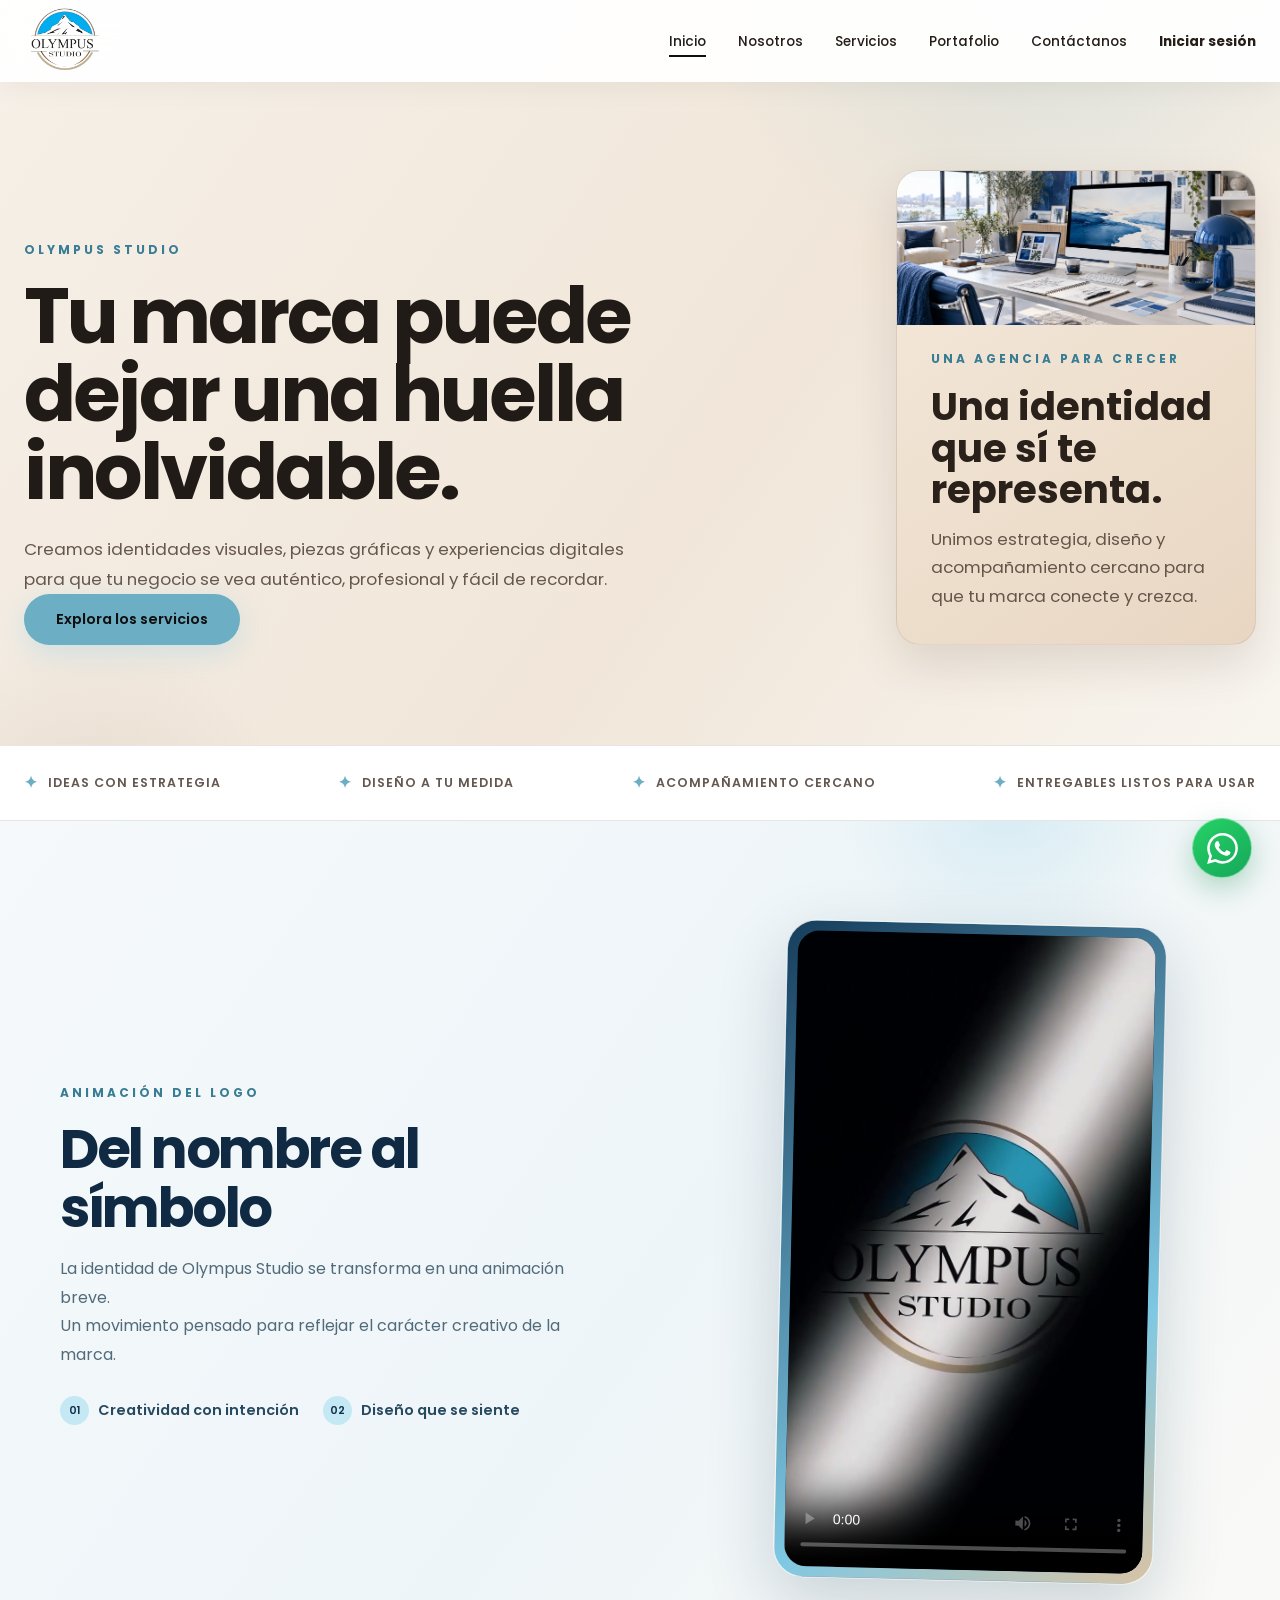
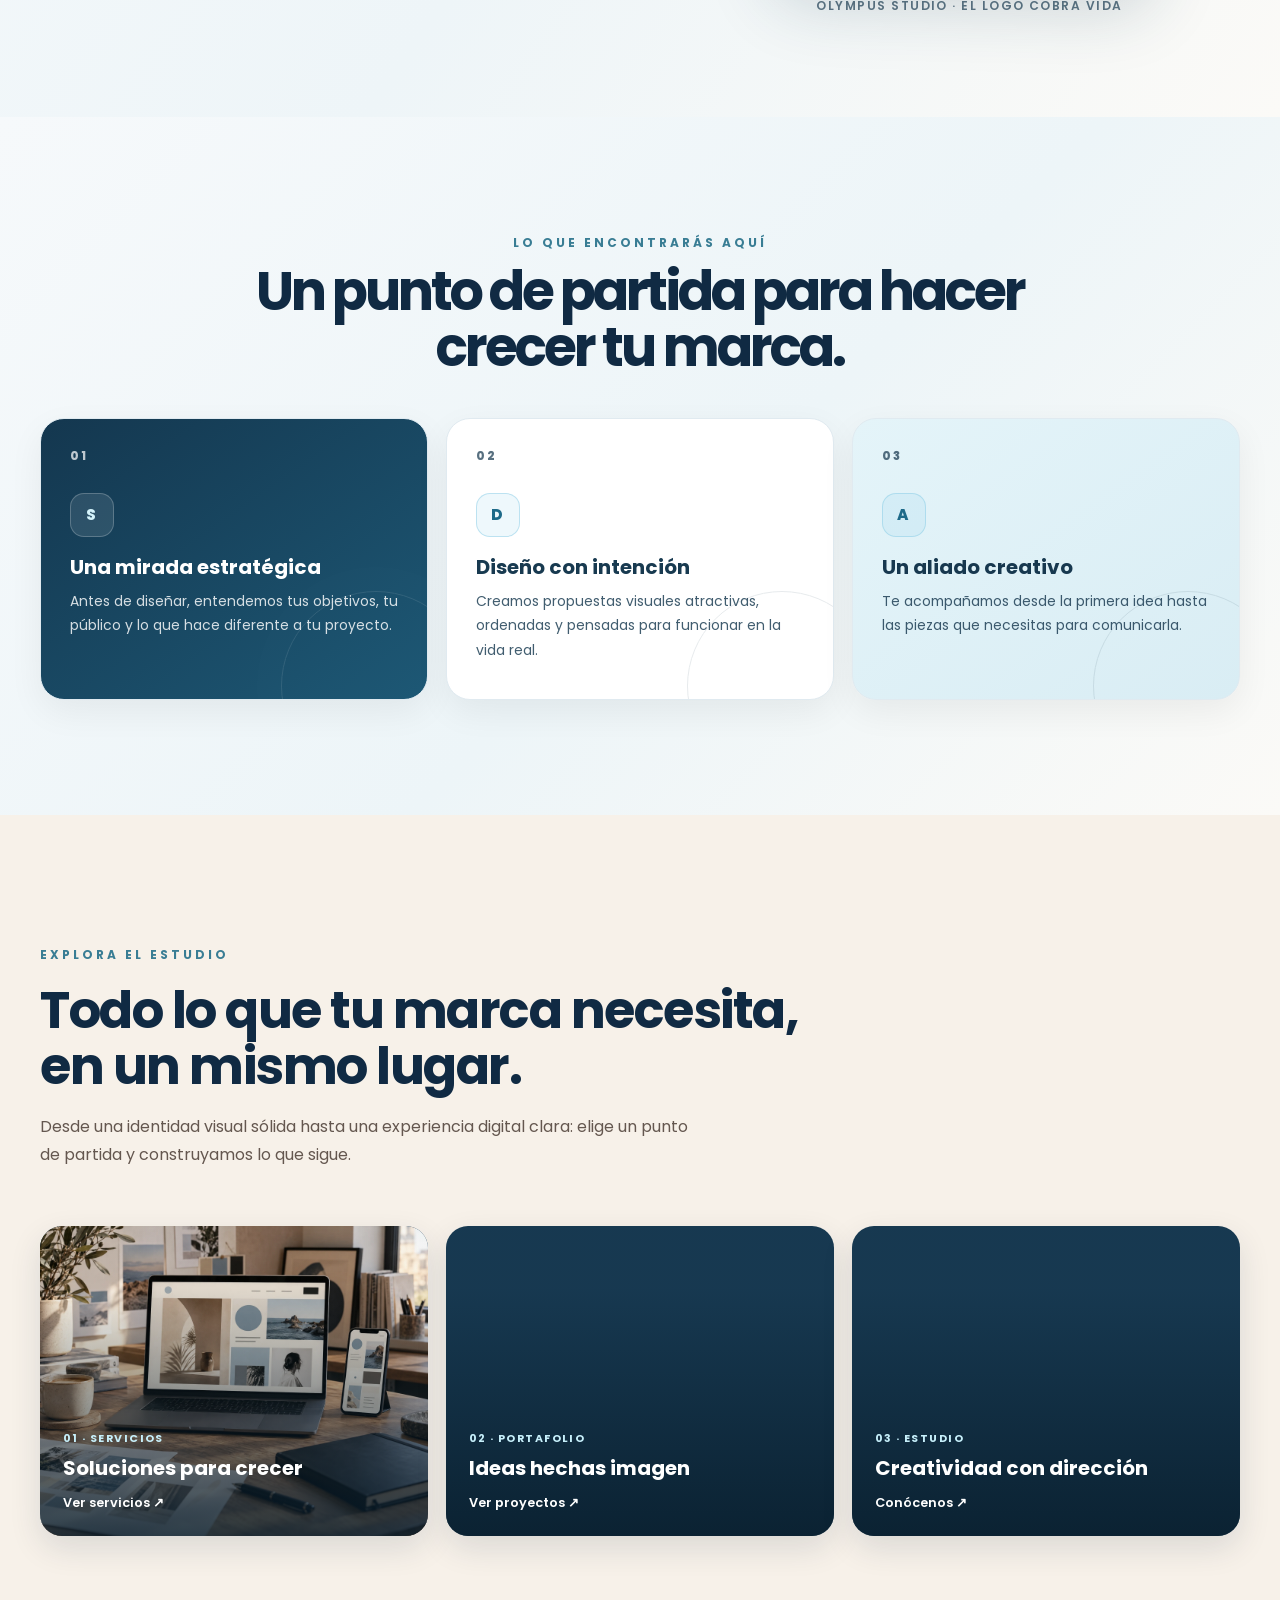
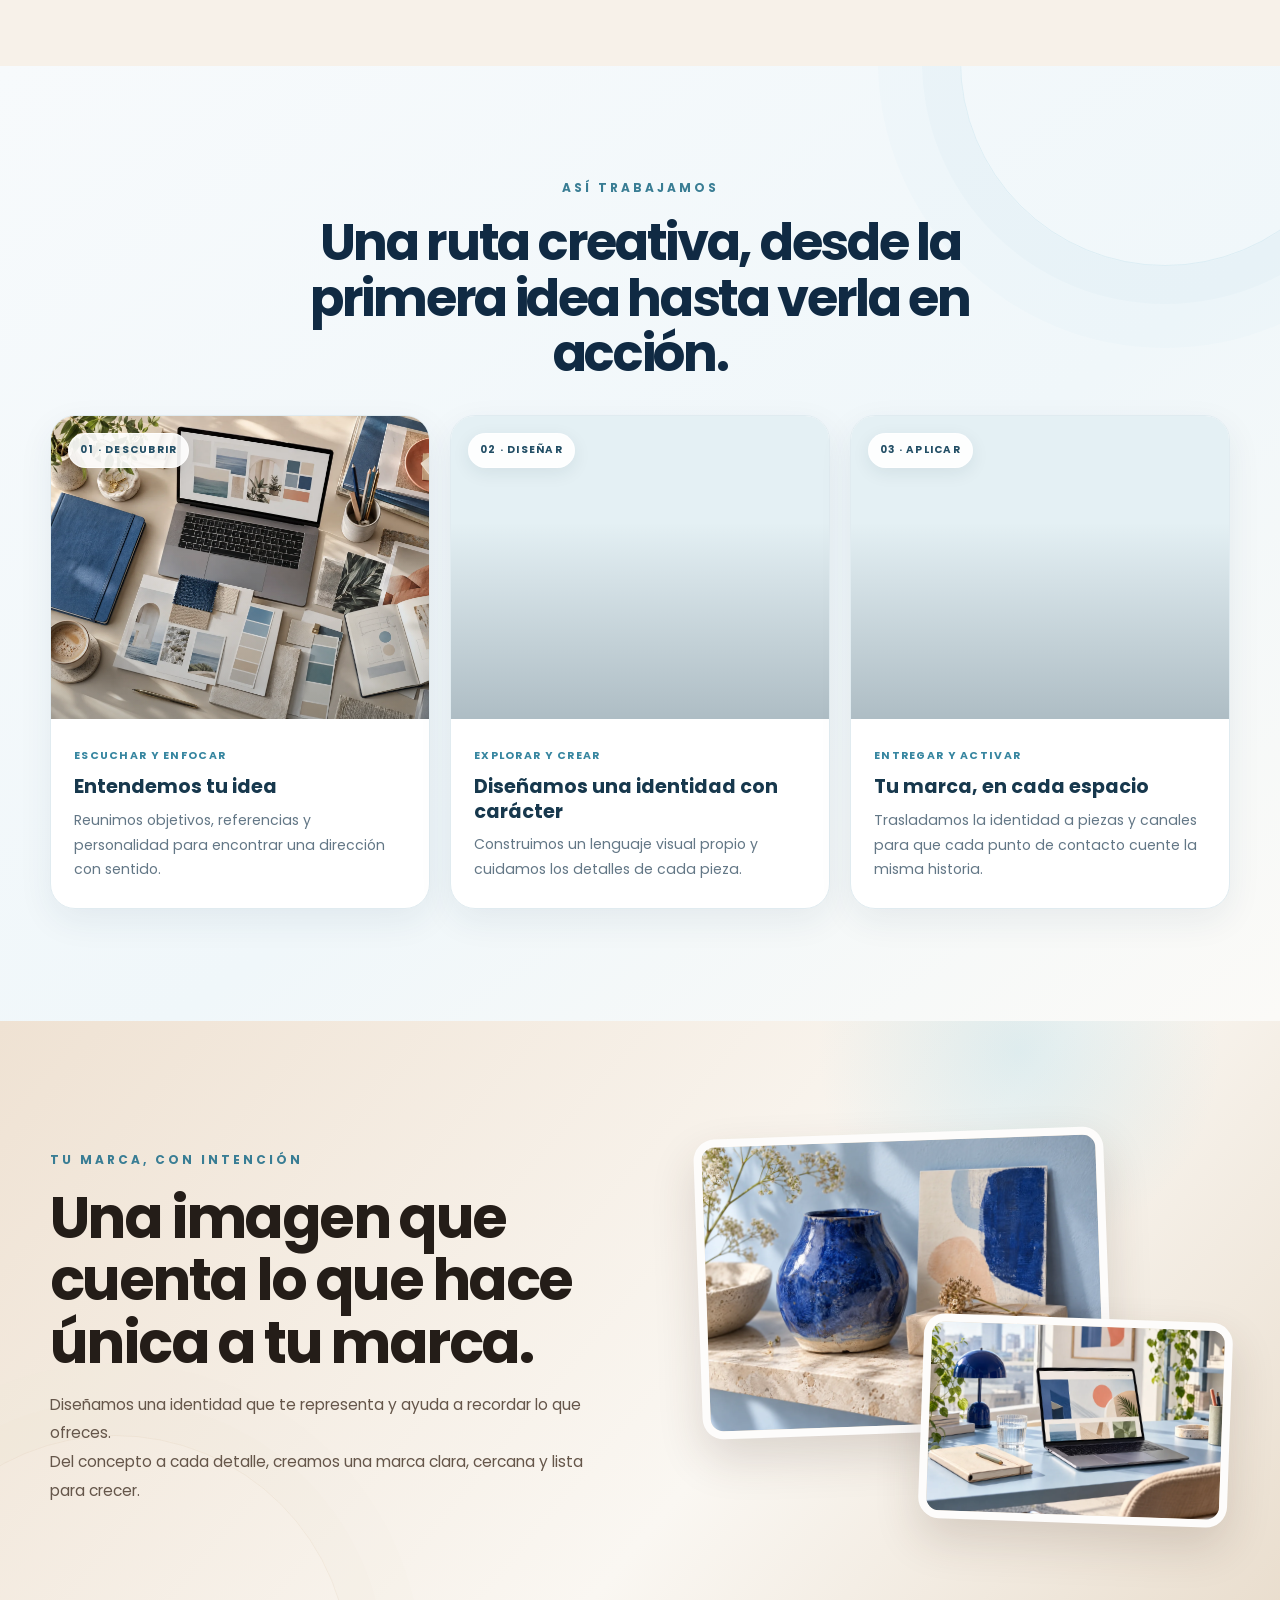
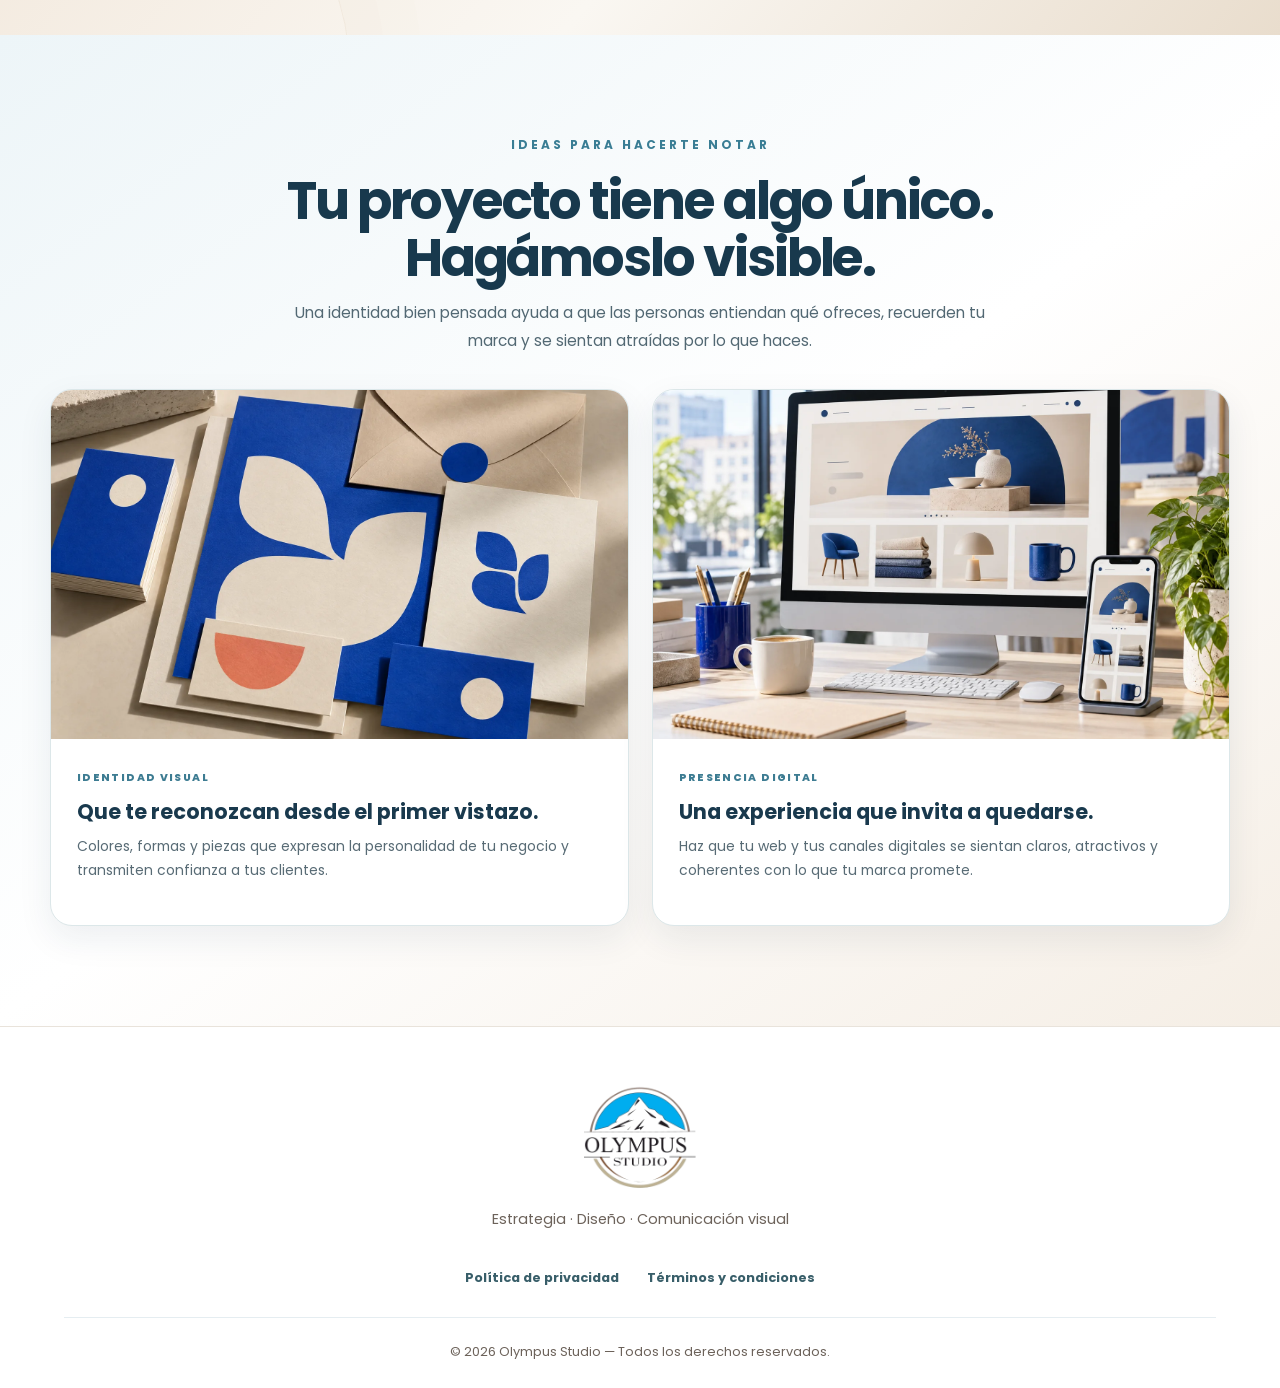
<file: index.html>
<!DOCTYPE html>

<html lang="es"><head><meta charset="utf-8"/><meta content="width=device-width, initial-scale=1.0" name="viewport"/><title>Inicio — Olympus Studio</title><meta content="Olympus Studio, agencia creativa de diseño gráfico, branding y experiencias digitales en Cali." name="description"/><link href="https://fonts.googleapis.com" rel="preconnect"/><link crossorigin="" href="https://fonts.gstatic.com" rel="preconnect"/><link href="https://fonts.googleapis.com/css2?family=Poppins:wght@300;400;500;600;700;800&amp;display=swap" rel="stylesheet"/><link href="css/style.css?v=202610211847" rel="stylesheet"/><link href="img/favicon-128.png?v=3" rel="icon" sizes="128x128" type="image/png"/><link href="img/olympus-studio-logo.png" rel="apple-touch-icon"/></head><body data-page="inicio"><nav aria-label="Navegación principal" class="navbar page-navbar" id="navbar" role="navigation"><div class="navbar-inner"><a aria-label="Olympus Studio, inicio" class="nav-logo" href="index.html"><img alt="Logo de Olympus Studio" class="brand-logo" src="img/olympus-studio-logo.png"/></a><ul class="nav-links" id="navLinks"><li><a class="nav-link" data-page-link="inicio" href="index.html">Inicio</a></li><li><a class="nav-link" data-page-link="nosotros" href="nosotros.html">Nosotros</a></li><li><a class="nav-link" data-page-link="servicios" href="servicios.html">Servicios</a></li><li><a class="nav-link" data-page-link="portafolio" href="portafolio.html">Portafolio</a></li><li><a class="nav-link" data-page-link="contactanos" href="contactanos.html">Contáctanos</a></li><li><a class="nav-link nav-login-link" href="login.html">Iniciar sesión</a></li></ul><button aria-expanded="false" aria-label="Abrir menú" class="mobile-toggle" id="mobileToggle"><span></span><span></span><span></span></button></div></nav><main><section class="page-hero home-only-hero"><div class="page-hero-inner"><div class="page-hero-copy"><span class="page-hero-kicker">Olympus Studio</span><h1>Tu marca puede dejar una huella inolvidable.</h1><p>Creamos identidades visuales, piezas gráficas y experiencias digitales para que tu negocio se vea auténtico, profesional y fácil de recordar.</p><div class="hero-buttons"><a class="btn btn-primary" href="servicios.html">Explora los servicios</a></div></div><div class="home-intro-card"><div class="home-intro-visual"><img alt="Oficina creativa luminosa con computador, cuaderno y detalles azules; sin personas" fetchpriority="high" src="img/home-blue-office.webp"/></div><span class="section-kicker">Una agencia para crecer</span><h2>Una identidad que sí te representa.</h2><p>Unimos estrategia, diseño y acompañamiento cercano para que tu marca conecte y crezca.</p></div></div></section><section aria-label="Lo que distingue a Olympus Studio" class="trust-strip"><div class="trust-strip-inner"><span class="trust-item">Ideas con estrategia</span><span class="trust-item">Diseño a tu medida</span><span class="trust-item">Acompañamiento cercano</span><span class="trust-item">Entregables listos para usar</span></div></section><section aria-labelledby="brandReelTitle" class="brand-reel-section multipage-section"><div class="brand-reel-inner"><div class="brand-reel-copy"><span class="section-kicker">Animación del logo</span><h2 id="brandReelTitle">Del nombre al símbolo</h2><p>La identidad de Olympus Studio se transforma en una animación breve.</p><p>Un movimiento pensado para reflejar el carácter creativo de la marca.</p><div class="brand-reel-points"><span><i aria-hidden="true">01</i> Creatividad con intención</span><span><i aria-hidden="true">02</i> Diseño que se siente</span></div></div><div class="brand-reel-media"><div class="brand-reel-frame"><video aria-label="Video de Olympus Studio" controls="" playsinline="" poster="img/video-olympus-poster.jpg" preload="metadata"><source src="img/01-logo.mp4" type="video/mp4"/>Tu navegador no puede reproducir este video.</video></div><span class="brand-reel-caption">Olympus Studio · el logo cobra vida</span></div></div></section><section aria-labelledby="homeFocusTitle" class="multipage-section home-focus home-focus-redesign"><div class="home-focus-inner"><div class="home-focus-heading home-focus-heading-centered"><div class="home-focus-heading-title"><span class="section-kicker">Lo que encontrarás aquí</span><h2 id="homeFocusTitle">Un punto de partida para hacer crecer tu marca.</h2></div></div><div class="home-focus-grid"><article class="home-focus-card home-focus-card-dark"><span class="home-focus-number">01</span><span aria-hidden="true" class="home-focus-symbol">S</span><h3>Una mirada estratégica</h3><p>Antes de diseñar, entendemos tus objetivos, tu público y lo que hace diferente a tu proyecto.</p></article><article class="home-focus-card home-focus-card-light"><span class="home-focus-number">02</span><span aria-hidden="true" class="home-focus-symbol">D</span><h3>Diseño con intención</h3><p>Creamos propuestas visuales atractivas, ordenadas y pensadas para funcionar en la vida real.</p></article><article class="home-focus-card home-focus-card-blue"><span class="home-focus-number">03</span><span aria-hidden="true" class="home-focus-symbol">A</span><h3>Un aliado creativo</h3><p>Te acompañamos desde la primera idea hasta las piezas que necesitas para comunicarla.</p></article></div></div></section><section aria-labelledby="studioHighlightsTitle" class="studio-highlights multipage-section"><div class="studio-highlights-inner"><div class="section-heading"><span class="section-kicker">Explora el estudio</span><h2 id="studioHighlightsTitle">Todo lo que tu marca necesita, en un mismo lugar.</h2><p>Desde una identidad visual sólida hasta una experiencia digital clara: elige un punto de partida y construyamos lo que sigue.</p></div><div class="studio-highlights-grid"><a class="studio-highlight-card" href="servicios.html"><img alt="Diseño digital cálido adaptado a varias pantallas" decoding="async" loading="lazy" src="img/renewal-digital.webp"/><span>01 · Servicios</span><strong>Soluciones para crecer</strong><em>Ver servicios ↗</em></a><a class="studio-highlight-card" href="portafolio.html"><img alt="Sistema visual de marca con papelería y muestras de color" decoding="async" loading="lazy" src="img/renewal-identity.webp"/><span>02 · Portafolio</span><strong>Ideas hechas imagen</strong><em>Ver proyectos ↗</em></a><a class="studio-highlight-card" href="nosotros.html"><img alt="Equipo creativo acompañando una idea de negocio" decoding="async" loading="lazy" src="img/renewal-creative.webp"/><span>03 · Estudio</span><strong>Creatividad con dirección</strong><em>Conócenos ↗</em></a></div></div></section><section aria-labelledby="homeProcessTitle" class="home-process-section multipage-section"><div class="home-process-inner"><div class="home-process-head home-process-head-centered"><div><span class="section-kicker">Así trabajamos</span><h2 id="homeProcessTitle">Una ruta creativa, desde la primera idea hasta verla en acción.</h2></div></div><div class="home-process-grid"><article class="home-process-card"><figure class="home-process-visual"><img alt="Brief creativo con computador, cuaderno azul y muestras de color en una mesa clara" decoding="async" loading="lazy" src="img/home-process-discover.webp"/><span class="home-process-index">01 · DESCUBRIR</span></figure><div class="home-process-content"><span class="home-process-kicker">Escuchar y enfocar</span><h3>Entendemos tu idea</h3><p>Reunimos objetivos, referencias y personalidad para encontrar una dirección con sentido.</p></div></article><article class="home-process-card"><figure class="home-process-visual home-process-web-visual"><img alt="Materiales de identidad visual en azul y café claro" decoding="async" loading="lazy" src="img/home-identity.webp"/><span class="home-process-index">02 · DISEÑAR</span></figure><div class="home-process-content"><span class="home-process-kicker">Explorar y crear</span><h3>Diseñamos una identidad con carácter</h3><p>Construimos un lenguaje visual propio y cuidamos los detalles de cada pieza.</p></div></article><article class="home-process-card"><figure class="home-process-visual"><img alt="Aplicaciones reales de una marca en empaques, menús y espacios comerciales" decoding="async" loading="lazy" src="img/home-space.webp"/><span class="home-process-index">03 · APLICAR</span></figure><div class="home-process-content"><span class="home-process-kicker">Entregar y activar</span><h3>Tu marca, en cada espacio</h3><p>Trasladamos la identidad a piezas y canales para que cada punto de contacto cuente la misma historia.</p></div></article></div></div></section><section aria-labelledby="renewalStoryTitle" class="home-brand-moment home-brand-editorial renewal-story"><div class="renewal-story-inner"><div class="renewal-story-copy"><span class="section-kicker">Tu marca, con intención</span><h2 id="renewalStoryTitle">Una imagen que cuenta lo que hace única a tu marca.</h2><p>Diseñamos una identidad que te representa y ayuda a recordar lo que ofreces.</p><p>Del concepto a cada detalle, creamos una marca clara, cercana y lista para crecer.</p></div><div class="renewal-story-gallery"><figure class="renewal-story-main"><img alt="Objeto artesanal azul junto a formas gráficas en azul y café claro" loading="lazy" src="img/home-story-main-new.webp"/></figure><figure class="renewal-story-side"><img alt="Diseño digital en computador en una oficina con detalles azules y cálidos" loading="lazy" src="img/home-story-side-new.webp"/></figure></div></div></section><section aria-labelledby="homeNextTitle" class="home-next-section multipage-section"><div class="home-next-inner"><div class="home-next-heading"><span class="section-kicker">Ideas para hacerte notar</span><h2 id="homeNextTitle">Tu proyecto tiene algo único. Hagámoslo visible.</h2><p>Una identidad bien pensada ayuda a que las personas entiendan qué ofreces, recuerden tu marca y se sientan atraídas por lo que haces.</p></div><div class="home-next-grid"><article class="home-next-card"><img alt="Papelería visual azul y café claro para destacar una identidad de marca" decoding="async" loading="lazy" src="img/home-next-identity.webp"/><div class="home-next-card-copy"><span>IDENTIDAD VISUAL</span><h3>Que te reconozcan desde el primer vistazo.</h3><p>Colores, formas y piezas que expresan la personalidad de tu negocio y transmiten confianza a tus clientes.</p></div></article><article class="home-next-card"><img alt="Computador y teléfono muestran una experiencia digital con tonos azules y cálidos" decoding="async" loading="lazy" src="img/home-next-digital.webp"/><div class="home-next-card-copy"><span>PRESENCIA DIGITAL</span><h3>Una experiencia que invita a quedarse.</h3><p>Haz que tu web y tus canales digitales se sientan claros, atractivos y coherentes con lo que tu marca promete.</p></div></article></div></div></section></main><footer class="footer" role="contentinfo"><div class="footer-inner"><div class="footer-brand"><img alt="Olympus Studio" class="footer-logo-image" src="img/olympus-studio-logo.png"/></div><p class="footer-tagline">Estrategia · Diseño · Comunicación visual</p><div aria-label="Información legal" class="footer-legal-links"><button aria-controls="modalPrivacidad" aria-haspopup="dialog" class="footer-legal-link" onclick="showModal('privacidad')" type="button">Política de privacidad</button><button aria-controls="modalTerminos" aria-haspopup="dialog" class="footer-legal-link" onclick="showModal('terminos')" type="button">Términos y condiciones</button></div><p class="footer-copy">© 2026 Olympus Studio — Todos los derechos reservados.</p></div></footer><div class="modal-overlay" id="modalOverlay" onclick="closeModal()"></div><div aria-labelledby="siteTermsTitle" aria-modal="true" class="modal modal-legal" id="modalTerminos" role="dialog" tabindex="-1"><button aria-label="Cerrar" class="modal-close" onclick="closeModal()" type="button">×</button><span class="legal-modal-kicker">Olympus Studio · Información general</span><h3 id="siteTermsTitle">Términos y condiciones</h3><div class="modal-content"><p><strong>Uso del contenido.</strong> El sitio y el portafolio incluyen exploraciones visuales y muestras ilustrativas.</p><p>No copies, publiques ni atribuyas como propios textos o imágenes sin contar con autorización.</p><p><strong>Solicitudes de servicio.</strong> Enviar una consulta no constituye una cotización, una reserva ni un contrato.</p><p>El alcance, los tiempos, las revisiones, los valores y los derechos de uso se confirman en una propuesta aceptada por ambas partes.</p><p><strong>Información compartida.</strong> Verifica tus datos y comparte solo materiales que tengas permiso para enviar.</p><p><strong>Servicios externos.</strong> El formulario prepara un mensaje para WhatsApp; el acceso y uso de ese servicio se rige por sus propias condiciones.</p><p class="legal-modal-note">Texto informativo para el prototipo del sitio. Revísalo para reflejar las condiciones comerciales reales antes de publicarlo.</p></div></div><div aria-labelledby="sitePrivacyTitle" aria-modal="true" class="modal modal-legal" id="modalPrivacidad" role="dialog" tabindex="-1"><button aria-label="Cerrar" class="modal-close" onclick="closeModal()" type="button">×</button><span class="legal-modal-kicker">Olympus Studio · Datos y privacidad</span><h3 id="sitePrivacyTitle">Política de privacidad</h3><div class="modal-content"><p><strong>Consultas de contacto.</strong> El formulario solicita nombre, correo, teléfono, servicio de interés y mensaje para preparar una respuesta a tu consulta.</p><p>Al pulsar el botón se abre WhatsApp con el texto;</p><p>esta versión del sitio no lo envía a un servidor propio.</p><p>Tú decides si lo envías.</p><p>WhatsApp procesa la información que compartas conforme a sus propias políticas.</p><p><strong>Cuentas de demostración.</strong> Los perfiles y datos creados en el acceso de prueba se guardan localmente en el navegador.</p><p>No uses contraseñas ni información sensible reales;</p><p>puedes borrar esos datos eliminando el almacenamiento de este sitio en tu navegador.</p><p><strong>Control de tus datos.</strong> Comparte solo la información necesaria. Para solicitar una actualización o eliminación, utiliza la página Contáctanos.</p><p class="legal-modal-note">Aviso informativo para esta versión estática.</p><p class="legal-modal-note">Antes de usar el sitio comercialmente, revisa la identidad del responsable, los plazos de conservación y el procedimiento aplicable de protección de datos.</p></div></div><script src="js/main.js?v=20261007h"></script><a aria-label="Abrir WhatsApp de Olympus Studio al +57 302 610 4924" class="whatsapp-float" href="https://wa.me/573026104924?text=Hola%2C%20Olympus%20Studio.%20Quisiera%20informaci%C3%B3n%20sobre%20sus%20servicios." rel="noopener noreferrer" target="_blank">
<svg aria-hidden="true" focusable="false" viewbox="0 0 24 24" xmlns="http://www.w3.org/2000/svg"><path clip-rule="evenodd" d="M17.472 14.382c-.297-.149-1.758-.867-2.03-.967-.273-.099-.471-.148-.67.15-.197.297-.768.967-.94 1.166-.173.198-.347.223-.644.074-.297-.149-1.255-.463-2.39-1.475-.883-.788-1.48-1.761-1.653-2.059-.173-.297-.018-.458.13-.606.134-.133.297-.347.446-.52.149-.174.198-.298.297-.497.1-.198.05-.371-.025-.52-.074-.149-.669-1.611-.917-2.206-.242-.579-.487-.5-.669-.51l-.57-.01c-.198 0-.52.074-.793.371s-1.04 1.016-1.04 2.479 1.065 2.875 1.213 3.073c.149.198 2.095 3.2 5.076 4.487.709.306 1.262.489 1.694.626.712.227 1.36.195 1.872.118.571-.085 1.758-.719 2.006-1.413.248-.694.248-1.289.174-1.413-.075-.124-.273-.198-.57-.347m-5.421 7.403h-.004a9.87 9.87 0 0 1-5.031-1.378l-.361-.214-3.741.982.999-3.648-.235-.374a9.86 9.86 0 0 1-1.511-5.26c.001-5.45 4.438-9.886 9.893-9.886 2.643.001 5.128 1.031 6.996 2.902a9.825 9.825 0 0 1 2.897 6.994c-.003 5.45-4.44 9.882-9.902 9.882m8.416-18.297A11.815 11.815 0 0 0 12.05 0C5.495 0 .16 5.333.157 11.89c0 2.096.547 4.142 1.588 5.946L.057 24l6.335-1.662a11.882 11.882 0 0 0 5.657 1.441h.005c6.554 0 11.89-5.333 11.893-11.89a11.838 11.838 0 0 0-3.48-8.401z" fill-rule="evenodd"></path></svg>
</a></body></html>
</file>
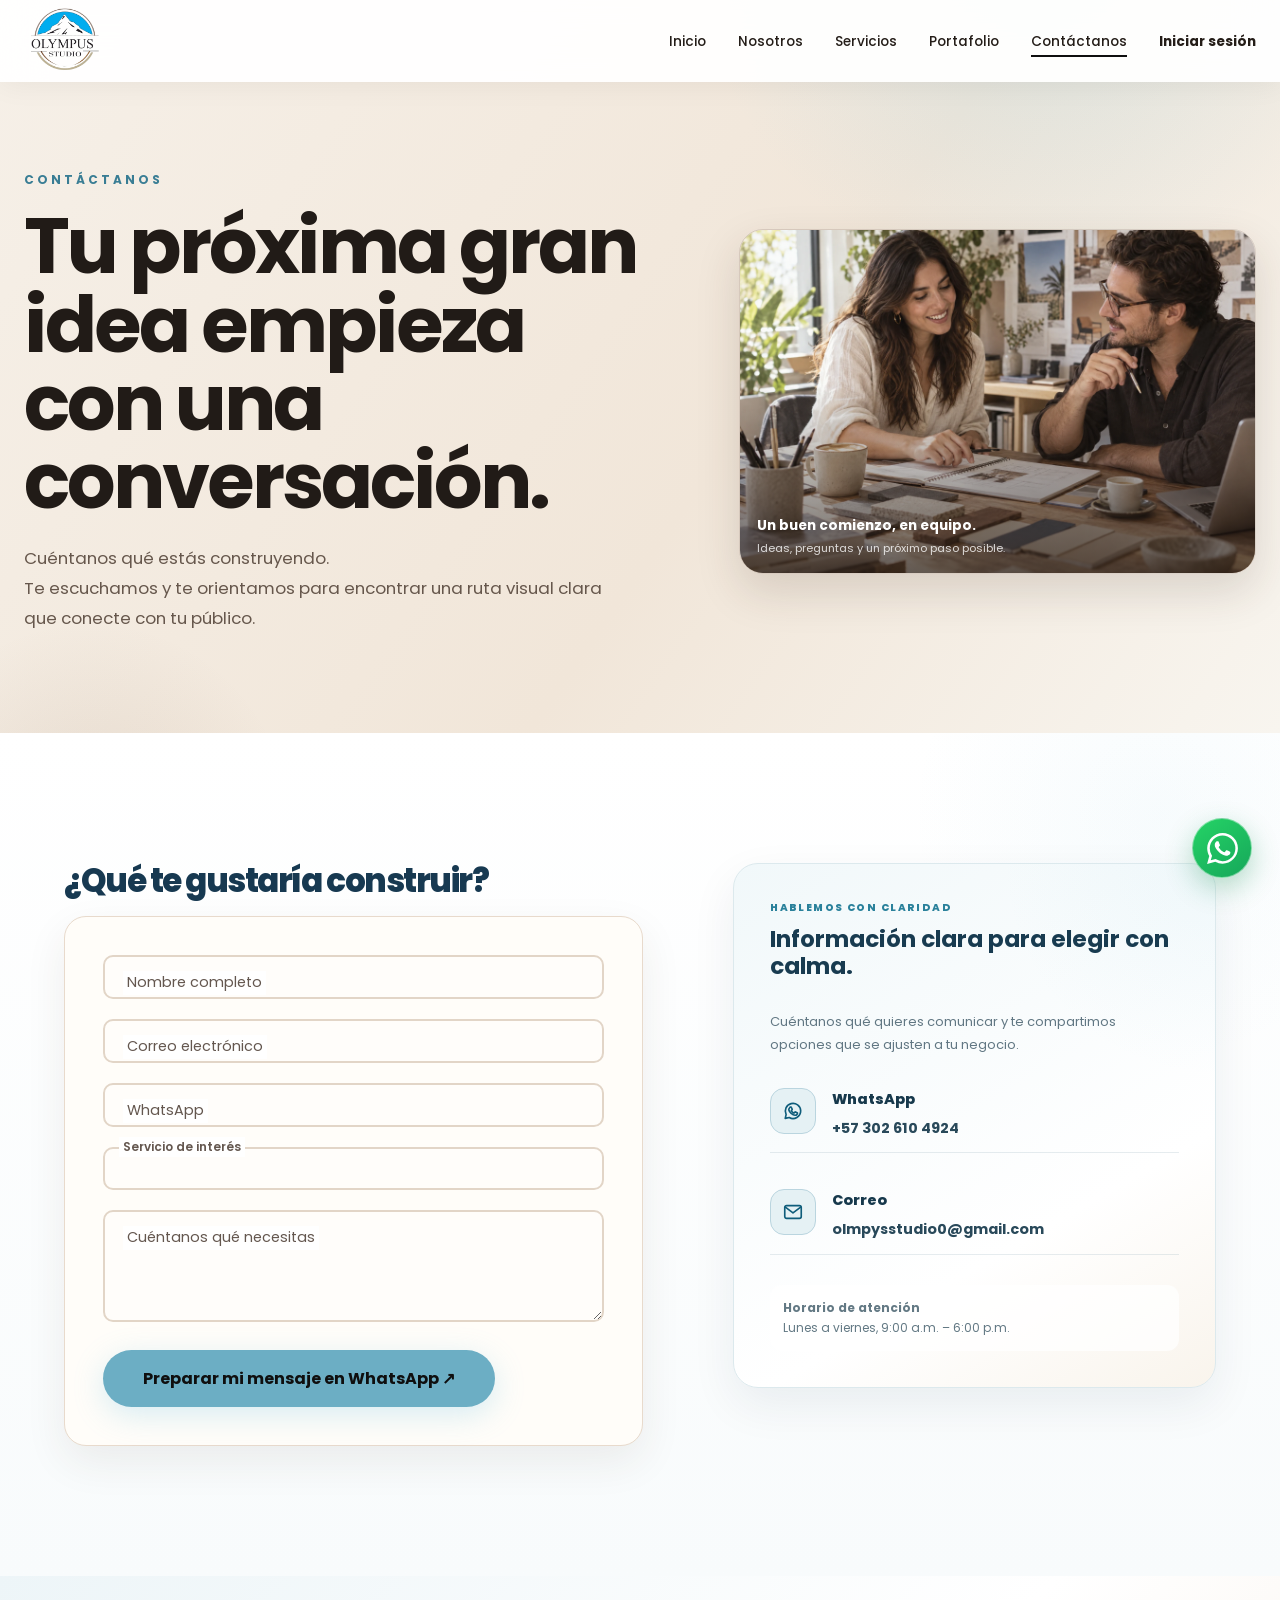
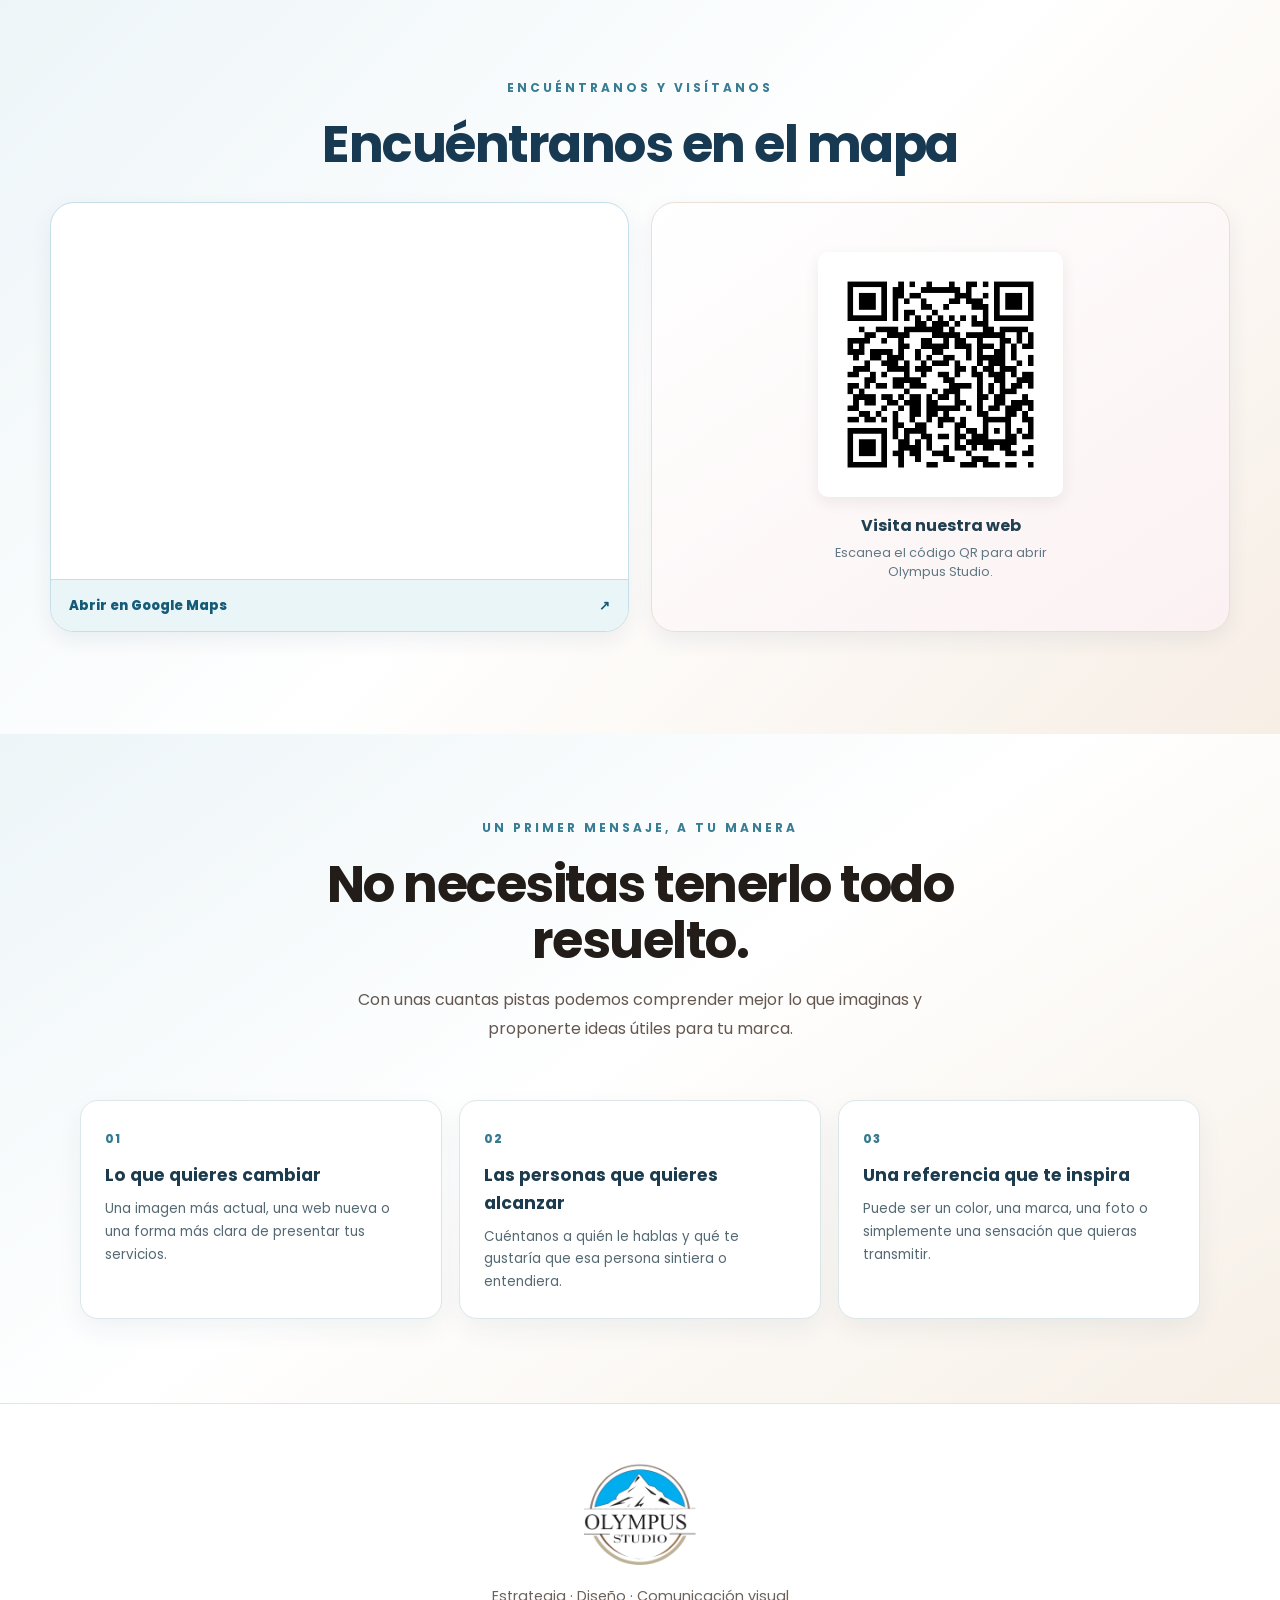
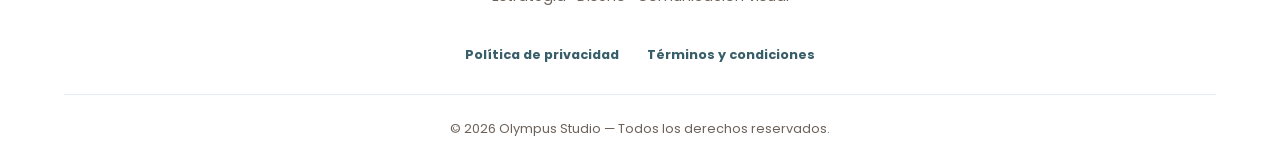
<file: contactanos.html>
<!DOCTYPE html>

<html lang="es"><head><meta charset="utf-8"/><meta content="width=device-width, initial-scale=1.0" name="viewport"/><title>Contáctanos — Olympus Studio</title><meta content="Contacta a Olympus Studio para hablar sobre páginas web, identidad visual y diseño gráfico." name="description"/><link href="https://fonts.googleapis.com" rel="preconnect"/><link crossorigin="" href="https://fonts.gstatic.com" rel="preconnect"/><link href="https://fonts.googleapis.com/css2?family=Poppins:wght@300;400;500;600;700;800&amp;display=swap" rel="stylesheet"/><link href="css/style.css?v=202610211847" rel="stylesheet"/><link href="img/favicon-128.png?v=3" rel="icon" sizes="128x128" type="image/png"/><link href="img/olympus-studio-logo.png" rel="apple-touch-icon"/></head><body data-page="contactanos"><nav aria-label="Navegación principal" class="navbar page-navbar" id="navbar" role="navigation"><div class="navbar-inner"><a aria-label="Olympus Studio, inicio" class="nav-logo" href="index.html"><img alt="Logo de Olympus Studio" class="brand-logo" src="img/olympus-studio-logo.png"/></a><ul class="nav-links" id="navLinks"><li><a class="nav-link" data-page-link="inicio" href="index.html">Inicio</a></li><li><a class="nav-link" data-page-link="nosotros" href="nosotros.html">Nosotros</a></li><li><a class="nav-link" data-page-link="servicios" href="servicios.html">Servicios</a></li><li><a class="nav-link" data-page-link="portafolio" href="portafolio.html">Portafolio</a></li><li><a class="nav-link" data-page-link="contactanos" href="contactanos.html">Contáctanos</a></li><li><a class="nav-link nav-login-link" href="login.html">Iniciar sesión</a></li></ul><button aria-expanded="false" aria-label="Abrir menú" class="mobile-toggle" id="mobileToggle"><span></span><span></span><span></span></button></div></nav><main><section aria-labelledby="contactHeroTitle" class="page-hero contact-page-hero"><div class="page-hero-inner"><div class="page-hero-copy"><span class="page-hero-kicker">Contáctanos</span><h1 id="contactHeroTitle">Tu próxima gran idea empieza con una conversación.</h1><p>Cuéntanos qué estás construyendo.</p><p>Te escuchamos y te orientamos para encontrar una ruta visual clara que conecte con tu público.</p></div><figure class="contact-page-hero-visual"><img alt="Conversación cercana entre un cliente y el equipo creativo de Olympus Studio" fetchpriority="high" src="img/renewal-contact.webp"/><figcaption><strong>Un buen comienzo, en equipo.</strong><span>Ideas, preguntas y un próximo paso posible.</span></figcaption></figure></div></section><section class="multipage-section contacto"><div class="contacto-inner"><div><h2 class="contacto-title">¿Qué te gustaría construir?</h2><form class="contacto-form" id="contactForm" novalidate=""><div class="form-group"><input aria-label="Nombre completo" id="nombre" name="nombre" placeholder=" " required="" type="text"/><label for="nombre">Nombre completo</label></div><div class="form-group"><input aria-label="Correo electrónico" id="correo" name="correo" placeholder=" " required="" type="email"/><label for="correo">Correo electrónico</label></div><div class="form-group"><input aria-label="WhatsApp" id="whatsapp" name="whatsapp" placeholder=" " required="" type="tel"/><label for="whatsapp">WhatsApp</label></div><div class="form-group"><select aria-label="Servicio de interés" id="tipo" name="tipo" required=""><option disabled="" selected="" value=""></option><option>Página web</option><option>Identidad visual</option><option>Tarjetas corporativas</option><option>Producción 2D</option><option>Diseño para redes</option><option>Campañas de marca</option><option>Otro proyecto</option></select><label for="tipo">Servicio de interés</label></div><div class="form-group"><textarea aria-label="Mensaje" id="mensaje" name="mensaje" placeholder=" " required=""></textarea><label for="mensaje">Cuéntanos qué necesitas</label></div><button class="btn-submit" type="submit">Preparar mi mensaje en WhatsApp <span aria-hidden="true">↗</span></button></form></div><div class="contacto-info"><span class="contact-info-kicker">Hablemos con claridad</span><h3>Información clara para elegir con calma.</h3><p class="contact-info-intro">Cuéntanos qué quieres comunicar y te compartimos opciones que se ajusten a tu negocio.</p><div class="contacto-info-item"><div aria-hidden="true" class="icon contact-icon"><svg aria-hidden="true" fill="none" stroke="currentColor" stroke-linecap="round" stroke-linejoin="round" stroke-width="1.8" viewbox="0 0 24 24"><path d="M20.4 11.8a8.4 8.4 0 0 1-12.5 7.3L3.5 20l1-4.1a8.4 8.4 0 1 1 15.9-4.1Z"></path><path d="M8.4 8.3c.3-.5.6-.5.9-.5h.5c.2 0 .4.1.5.4l.8 1.8c.1.2.1.4-.1.6l-.6.7c-.2.2-.2.4-.1.6.6 1 1.4 1.7 2.4 2.2.2.1.4.1.6-.1l.8-.9c.2-.2.4-.2.7-.1l1.7.8c.2.1.4.3.4.5 0 .4-.2 1.2-.7 1.6-.5.5-1.2.8-2 .7-1.1-.1-2.6-.7-4.2-2-1.3-1.1-2.2-2.5-2.5-3.7-.2-.8.1-1.5.5-2Z"></path></svg></div><div><strong>WhatsApp</strong><a href="https://wa.me/573026104924" rel="noopener noreferrer" target="_blank">+57 302 610 4924</a></div></div><div class="contacto-info-item"><div aria-hidden="true" class="icon contact-icon"><svg aria-hidden="true" fill="none" stroke="currentColor" stroke-linecap="round" stroke-linejoin="round" stroke-width="1.8" viewbox="0 0 24 24"><rect height="14" rx="2" width="18" x="3" y="5"></rect><path d="m4 7 8 6 8-6"></path></svg></div><div><strong>Correo</strong><a href="mailto:olmpysstudio0@gmail.com">olmpysstudio0@gmail.com</a></div></div><div class="contacto-horario"><strong>Horario de atención</strong><br/>Lunes a viernes, 9:00 a.m. – 6:00 p.m.</div></div></div></section><section aria-labelledby="locationTitle" class="multipage-section contact-location-section"><div class="contact-location-inner"><div class="section-heading centered"><span class="section-kicker">Encuéntranos y visítanos</span><h2 id="locationTitle">Encuéntranos en el mapa</h2></div><div class="contact-location-panel"><div class="contact-map-box"><iframe loading="lazy" referrerpolicy="no-referrer-when-downgrade" src="https://www.google.com/maps?q=I.E.+Eustaquio+Palacios%2C+Cali%2C+Colombia&amp;output=embed" title="Mapa de ubicación de Olympus Studio"></iframe><a class="contact-map-link" href="https://www.google.com/maps/search/?api=1&amp;query=I.E.+Eustaquio+Palacios%2C+Cali%2C+Colombia" rel="noopener noreferrer" target="_blank">Abrir en Google Maps <span aria-hidden="true">↗</span></a></div><div class="contact-qr-box"><img alt="Código QR para visitar la página web de Olympus Studio" loading="lazy" src="img/olympus-website-qr.png"/><strong>Visita nuestra web</strong><span>Escanea el código QR para abrir Olympus Studio.</span></div></div></div></section><section aria-labelledby="contactNotesTitle" class="multipage-section contact-next contact-notes"><div class="contact-notes-inner"><div class="section-heading centered"><span class="section-kicker">Un primer mensaje, a tu manera</span><h2 id="contactNotesTitle">No necesitas tenerlo todo resuelto.</h2><p>Con unas cuantas pistas podemos comprender mejor lo que imaginas y proponerte ideas útiles para tu marca.</p></div><div class="contact-notes-grid"><article><span>01</span><h3>Lo que quieres cambiar</h3><p>Una imagen más actual, una web nueva o una forma más clara de presentar tus servicios.</p></article><article><span>02</span><h3>Las personas que quieres alcanzar</h3><p>Cuéntanos a quién le hablas y qué te gustaría que esa persona sintiera o entendiera.</p></article><article><span>03</span><h3>Una referencia que te inspira</h3><p>Puede ser un color, una marca, una foto o simplemente una sensación que quieras transmitir.</p></article></div></div></section></main><footer class="footer" role="contentinfo"><div class="footer-inner"><div class="footer-brand"><img alt="Olympus Studio" class="footer-logo-image" src="img/olympus-studio-logo.png"/></div><p class="footer-tagline">Estrategia · Diseño · Comunicación visual</p><div aria-label="Información legal" class="footer-legal-links"><button aria-controls="modalPrivacidad" aria-haspopup="dialog" class="footer-legal-link" onclick="showModal('privacidad')" type="button">Política de privacidad</button><button aria-controls="modalTerminos" aria-haspopup="dialog" class="footer-legal-link" onclick="showModal('terminos')" type="button">Términos y condiciones</button></div><p class="footer-copy">© 2026 Olympus Studio — Todos los derechos reservados.</p></div></footer><div class="modal-overlay" id="modalOverlay" onclick="closeModal()"></div><div aria-labelledby="siteTermsTitle" aria-modal="true" class="modal modal-legal" id="modalTerminos" role="dialog" tabindex="-1"><button aria-label="Cerrar" class="modal-close" onclick="closeModal()" type="button">×</button><span class="legal-modal-kicker">Olympus Studio · Información general</span><h3 id="siteTermsTitle">Términos y condiciones</h3><div class="modal-content"><p><strong>Uso del contenido.</strong> El sitio y el portafolio incluyen exploraciones visuales y muestras ilustrativas.</p><p>No copies, publiques ni atribuyas como propios textos o imágenes sin contar con autorización.</p><p><strong>Solicitudes de servicio.</strong> Enviar una consulta no constituye una cotización, una reserva ni un contrato.</p><p>El alcance, los tiempos, las revisiones, los valores y los derechos de uso se confirman en una propuesta aceptada por ambas partes.</p><p><strong>Información compartida.</strong> Verifica tus datos y comparte solo materiales que tengas permiso para enviar.</p><p><strong>Servicios externos.</strong> El formulario prepara un mensaje para WhatsApp; el acceso y uso de ese servicio se rige por sus propias condiciones.</p><p class="legal-modal-note">Texto informativo para el prototipo del sitio. Revísalo para reflejar las condiciones comerciales reales antes de publicarlo.</p></div></div><div aria-labelledby="sitePrivacyTitle" aria-modal="true" class="modal modal-legal" id="modalPrivacidad" role="dialog" tabindex="-1"><button aria-label="Cerrar" class="modal-close" onclick="closeModal()" type="button">×</button><span class="legal-modal-kicker">Olympus Studio · Datos y privacidad</span><h3 id="sitePrivacyTitle">Política de privacidad</h3><div class="modal-content"><p><strong>Consultas de contacto.</strong> El formulario solicita nombre, correo, teléfono, servicio de interés y mensaje para preparar una respuesta a tu consulta.</p><p>Al pulsar el botón se abre WhatsApp con el texto;</p><p>esta versión del sitio no lo envía a un servidor propio.</p><p>Tú decides si lo envías.</p><p>WhatsApp procesa la información que compartas conforme a sus propias políticas.</p><p><strong>Cuentas de demostración.</strong> Los perfiles y datos creados en el acceso de prueba se guardan localmente en el navegador.</p><p>No uses contraseñas ni información sensible reales;</p><p>puedes borrar esos datos eliminando el almacenamiento de este sitio en tu navegador.</p><p><strong>Control de tus datos.</strong> Comparte solo la información necesaria. Para solicitar una actualización o eliminación, utiliza la página Contáctanos.</p><p class="legal-modal-note">Aviso informativo para esta versión estática.</p><p class="legal-modal-note">Antes de usar el sitio comercialmente, revisa la identidad del responsable, los plazos de conservación y el procedimiento aplicable de protección de datos.</p></div></div><script src="js/main.js?v=20261007h"></script><a aria-label="Abrir WhatsApp de Olympus Studio al +57 302 610 4924" class="whatsapp-float" href="https://wa.me/573026104924?text=Hola%2C%20Olympus%20Studio.%20Quisiera%20informaci%C3%B3n%20sobre%20sus%20servicios." rel="noopener noreferrer" target="_blank">
<svg aria-hidden="true" focusable="false" viewbox="0 0 24 24" xmlns="http://www.w3.org/2000/svg"><path clip-rule="evenodd" d="M17.472 14.382c-.297-.149-1.758-.867-2.03-.967-.273-.099-.471-.148-.67.15-.197.297-.768.967-.94 1.166-.173.198-.347.223-.644.074-.297-.149-1.255-.463-2.39-1.475-.883-.788-1.48-1.761-1.653-2.059-.173-.297-.018-.458.13-.606.134-.133.297-.347.446-.52.149-.174.198-.298.297-.497.1-.198.05-.371-.025-.52-.074-.149-.669-1.611-.917-2.206-.242-.579-.487-.5-.669-.51l-.57-.01c-.198 0-.52.074-.793.371s-1.04 1.016-1.04 2.479 1.065 2.875 1.213 3.073c.149.198 2.095 3.2 5.076 4.487.709.306 1.262.489 1.694.626.712.227 1.36.195 1.872.118.571-.085 1.758-.719 2.006-1.413.248-.694.248-1.289.174-1.413-.075-.124-.273-.198-.57-.347m-5.421 7.403h-.004a9.87 9.87 0 0 1-5.031-1.378l-.361-.214-3.741.982.999-3.648-.235-.374a9.86 9.86 0 0 1-1.511-5.26c.001-5.45 4.438-9.886 9.893-9.886 2.643.001 5.128 1.031 6.996 2.902a9.825 9.825 0 0 1 2.897 6.994c-.003 5.45-4.44 9.882-9.902 9.882m8.416-18.297A11.815 11.815 0 0 0 12.05 0C5.495 0 .16 5.333.157 11.89c0 2.096.547 4.142 1.588 5.946L.057 24l6.335-1.662a11.882 11.882 0 0 0 5.657 1.441h.005c6.554 0 11.89-5.333 11.893-11.89a11.838 11.838 0 0 0-3.48-8.401z" fill-rule="evenodd"></path></svg>
</a></body></html>
</file>
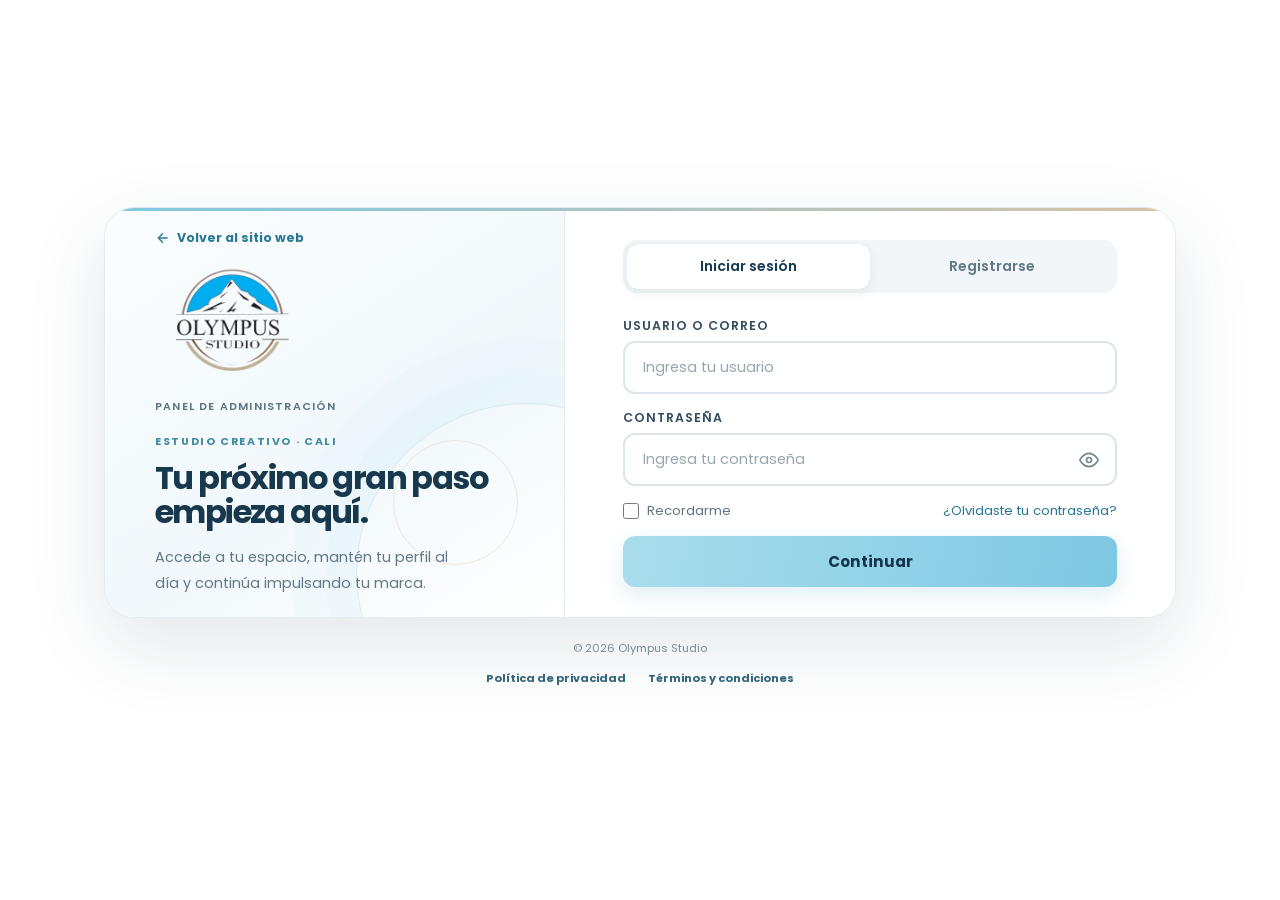
<file: login.html>
<!DOCTYPE html>

<html lang="es">
<head>
<meta charset="utf-8"/>
<meta content="width=device-width, initial-scale=1.0" name="viewport"/>
<title>Iniciar sesión — Olympus Studio</title>
<meta content="Accede al panel de Olympus Studio o crea una nueva cuenta." name="description"/>
<link href="https://fonts.googleapis.com" rel="preconnect"/>
<link crossorigin="" href="https://fonts.gstatic.com" rel="preconnect"/>
<link href="https://fonts.googleapis.com/css2?family=Poppins:wght@300;400;500;600;700;800&amp;display=swap" rel="stylesheet"/>
<link href="css/login.css" rel="stylesheet"/>
<link href="img/favicon-128.png?v=3" rel="icon" sizes="128x128" type="image/png"/><link href="img/olympus-studio-logo.png" rel="apple-touch-icon"/></head>
<body>
<div aria-hidden="true" class="floating-deco floating-deco-1"></div>
<div aria-hidden="true" class="floating-deco floating-deco-2"></div>
<div aria-hidden="true" class="floating-deco floating-deco-3"></div>
<main class="login-wrapper">
<section aria-label="Acceso de Olympus Studio" class="login-card">
<aside aria-label="Olympus Studio" class="login-brand-panel"><div class="back-link" id="loginBackLink">
<a aria-label="Volver al sitio web de Olympus Studio" href="index.html">
<svg fill="none" height="16" stroke="currentColor" stroke-width="2" viewbox="0 0 24 24" width="16"><line x1="19" x2="5" y1="12" y2="12"></line><polyline points="12 19 5 12 12 5"></polyline></svg>
          Volver al sitio web
        </a>
</div>
<div class="login-logo">
<a aria-label="Volver al inicio de Olympus Studio" href="index.html">
<span class="login-logo-badge"><img alt="Logo de Olympus Studio" class="login-logo-image" src="img/olympus-studio-logo.png"/></span>
</a>
<p>Panel de administración</p>
</div>
<div class="login-brand-message">
<span class="login-brand-kicker">ESTUDIO CREATIVO · CALI</span>
<h1>Tu próximo gran paso empieza aquí.</h1>
<p>Accede a tu espacio, mantén tu perfil al día y continúa impulsando tu marca.</p>
</div>
</aside>
<div class="login-content-panel">
<div aria-label="Acceso o registro" class="login-tabs" role="tablist">
<button aria-selected="true" class="login-tab active" data-tab="login" type="button">Iniciar sesión</button>
<button aria-selected="false" class="login-tab" data-tab="register" type="button">Registrarse</button>
<div class="login-tab-indicator"></div>
</div>
<div aria-live="polite" class="message-box" id="messageBox" role="status">
<span aria-hidden="true" id="messageIcon">⚠</span>
<span id="messageText"></span>
</div>
<form class="login-form active" id="loginForm" novalidate="">
<div class="form-group">
<label for="loginUsername">Usuario o correo</label>
<input autocomplete="username" id="loginUsername" placeholder="Ingresa tu usuario" required="" type="text"/>
</div>
<div class="form-group">
<label for="loginPassword">Contraseña</label>
<div class="password-wrapper">
<input autocomplete="current-password" id="loginPassword" placeholder="Ingresa tu contraseña" required="" type="password"/>
<button aria-label="Mostrar contraseña" class="toggle-password" id="toggleLoginPassword" type="button">
<svg fill="none" height="20" stroke="currentColor" stroke-width="2" viewbox="0 0 24 24" width="20"><path d="M1 12s4-8 11-8 11 8 11 8-4 8-11 8-11-8-11-8z"></path><circle cx="12" cy="12" r="3"></circle></svg>
</button>
</div>
</div>
<div class="login-options">
<label class="remember-me"><input id="rememberMe" type="checkbox"/><span>Recordarme</span></label>
<a class="forgot-link" href="#" onclick="showForgot(); return false;">¿Olvidaste tu contraseña?</a>
</div>
<button class="btn-login" type="submit">Continuar</button>
</form>
<form class="login-form" id="registerForm" novalidate="">
<div class="form-group">
<label for="regName">Nombre completo</label>
<input autocomplete="name" id="regName" placeholder="Tu nombre completo" required="" type="text"/>
</div>
<div class="form-group">
<label for="regEmail">Correo electrónico</label>
<input autocomplete="email" id="regEmail" placeholder="tu@email.com" required="" type="email"/>
</div>
<div class="form-group">
<label for="regUsername">Nombre de usuario</label>
<input autocomplete="username" id="regUsername" placeholder="Elige un usuario" required="" type="text"/>
</div>
<div class="form-group">
<label for="regPassword">Contraseña</label>
<div class="password-wrapper">
<input autocomplete="new-password" id="regPassword" placeholder="Mínimo 8 caracteres" required="" type="password"/>
<button aria-label="Mostrar contraseña" class="toggle-password" id="toggleRegPassword" type="button">
<svg fill="none" height="20" stroke="currentColor" stroke-width="2" viewbox="0 0 24 24" width="20"><path d="M1 12s4-8 11-8 11 8 11 8-4 8-11 8-11-8-11-8z"></path><circle cx="12" cy="12" r="3"></circle></svg>
</button>
</div>
</div>
<div class="form-group">
<label for="regConfirm">Confirmar contraseña</label>
<div class="password-wrapper">
<input autocomplete="new-password" id="regConfirm" placeholder="Repite tu contraseña" required="" type="password"/>
<button aria-label="Mostrar contraseña" class="toggle-password" id="toggleRegConfirm" type="button">
<svg fill="none" height="20" stroke="currentColor" stroke-width="2" viewbox="0 0 24 24" width="20"><path d="M1 12s4-8 11-8 11 8 11 8-4 8-11 8-11-8-11-8z"></path><circle cx="12" cy="12" r="3"></circle></svg>
</button>
</div>
</div>
<label class="terms-check">
<input id="regTerms" required="" type="checkbox"/>
<span>Acepto los <a href="#" onclick="showTerms(); return false;">términos y condiciones</a> y la <a href="#" onclick="showPrivacy(); return false;">política de privacidad</a></span>
</label>
<button class="btn-login" type="submit">Crear cuenta</button>
</form>
<form class="login-form" id="verifyForm" novalidate="">
<div aria-hidden="true" class="verify-icon">✦</div>
<h2 class="verify-title" id="verifyTitle">Verifica tu acceso</h2>
<p class="verify-copy" id="verifyCopy">Escribe el código de seis dígitos para continuar.</p>
<div aria-live="polite" class="demo-code" id="demoCode"></div>
<div class="form-group">
<label for="verificationCode">Código de verificación</label>
<input autocomplete="one-time-code" class="verification-input" id="verificationCode" inputmode="numeric" maxlength="6" pattern="[0-9]{6}" placeholder="000000" required="" type="text"/>
</div>
<button class="btn-login" type="submit">Verificar código</button>
<button class="text-button" id="resendCode" type="button">Generar otro código</button>
<a class="back-to-login" href="#" id="cancelVerification">Volver al acceso</a>
</form>
<form class="login-form" id="forgotForm" novalidate="">
<p class="forgot-desc">Ingresa tu correo y te enviaremos instrucciones para restablecer tu contraseña.</p>
<div class="form-group">
<label for="forgotEmail">Correo electrónico</label>
<input autocomplete="email" id="forgotEmail" placeholder="tu@email.com" required="" type="email"/>
</div>
<button class="btn-login" type="submit">Enviar instrucciones</button>
<a class="back-to-login" href="#" onclick="showLogin(); return false;">← Volver al inicio de sesión</a>
</form>
<section aria-labelledby="profileHeading" class="login-form profile-panel" id="profilePanel">
<div class="profile-heading">
<span class="profile-avatar-wrap"><img alt="Foto de perfil" hidden="" id="profileAvatarPreview"/><span aria-hidden="true" id="profileAvatarFallback">O</span></span>
<div><span class="section-kicker">Tu cuenta</span><h2 id="profileHeading">Mi perfil</h2><p>Actualiza tu información personal.</p></div>
</div>
<form id="profileForm" novalidate="">
<label class="avatar-upload" for="profileAvatarInput">Cambiar foto de perfil<input accept="image/*" id="profileAvatarInput" type="file"/><span>Seleccionar imagen</span></label>
<div class="form-group"><label for="profileName">Nombre completo</label><input autocomplete="name" id="profileName" required="" type="text"/></div>
<div class="form-group"><label for="profileUsername">Nombre de usuario</label><input autocomplete="username" id="profileUsername" required="" type="text"/></div>
<div class="form-group"><label for="profileEmail">Correo electrónico</label><input autocomplete="email" id="profileEmail" readonly="" type="email"/></div>
<button class="btn-login" type="submit">Guardar cambios</button>
<button class="btn-logout" id="logoutButton" type="button">Cerrar sesión</button>
</form>
</section>
</div>
</section>
</main>
<footer aria-label="Información legal" class="login-legal-footer"><span>© 2026 Olympus Studio</span><div><button onclick="showPrivacy()" type="button">Política de privacidad</button><button onclick="showTerms()" type="button">Términos y condiciones</button></div></footer>
<div class="modal-overlay" id="modalOverlay" onclick="closeModal()"></div>
<div aria-labelledby="loginTermsTitle" aria-modal="true" class="modal modal-legal" id="modalTerms" role="dialog" tabindex="-1"><button aria-label="Cerrar" class="modal-close" onclick="closeModal()">×</button><span class="legal-modal-kicker">Olympus Studio · Información general</span><h3 id="loginTermsTitle">Términos y condiciones</h3><div class="modal-content"><p><strong>Uso del sitio.</strong> El contenido, las imágenes y los proyectos de muestra se presentan con fines informativos e ilustrativos.</p><p>No deben reproducirse ni atribuirse como trabajos propios sin autorización.</p><p><strong>Solicitudes de servicio.</strong> Enviar una consulta no constituye una cotización, una reserva ni un contrato.</p><p>El alcance, los tiempos, las revisiones, los valores y los derechos de uso se confirman en una propuesta aceptada por ambas partes.</p><p><strong>Información de usuario.</strong> Al enviar un mensaje, verifica tus datos y comparte solo contenido propio o autorizado.</p><p><strong>Servicios externos.</strong> El formulario de contacto prepara un mensaje que puedes abrir en WhatsApp; ese servicio se rige por sus propias condiciones.</p><p class="legal-modal-note">Este texto es informativo y debe revisarse para ajustarlo a las condiciones reales del estudio antes de publicar el sitio.</p></div></div><div aria-labelledby="loginPrivacyTitle" aria-modal="true" class="modal modal-legal" id="modalPrivacy" role="dialog" tabindex="-1"><button aria-label="Cerrar" class="modal-close" onclick="closeModal()">×</button><span class="legal-modal-kicker">Olympus Studio · Datos y privacidad</span><h3 id="loginPrivacyTitle">Política de privacidad</h3><div class="modal-content"><p><strong>Consultas de contacto.</strong> El formulario solicita nombre, correo, teléfono, servicio de interés y mensaje para preparar una respuesta a tu solicitud.</p><p>Al pulsar el botón se abre WhatsApp con el texto;</p><p>el sitio no lo envía a un servidor propio.</p><p>Tú decides si lo envías.</p><p>WhatsApp procesa los datos que compartas conforme a sus propias políticas.</p><p><strong>Cuentas de usuario.</strong> En esta versión, la información del perfil se guarda localmente en el navegador y no se envía a un servidor propio.</p><p>Evita incluir información sensible.</p><p><strong>Control de tus datos.</strong> Comparte solo la información necesaria para atender tu consulta.</p><p>Para pedir una actualización o eliminación, utiliza la página Contáctanos.</p><p class="legal-modal-note">Aviso informativo para esta versión estática.</p><p class="legal-modal-note">Antes de usar el sitio comercialmente, revisa la identidad del responsable, los plazos de conservación y el procedimiento aplicable de protección de datos.</p></div></div><script src="js/login.js"></script>
</body>
</html>
</file>
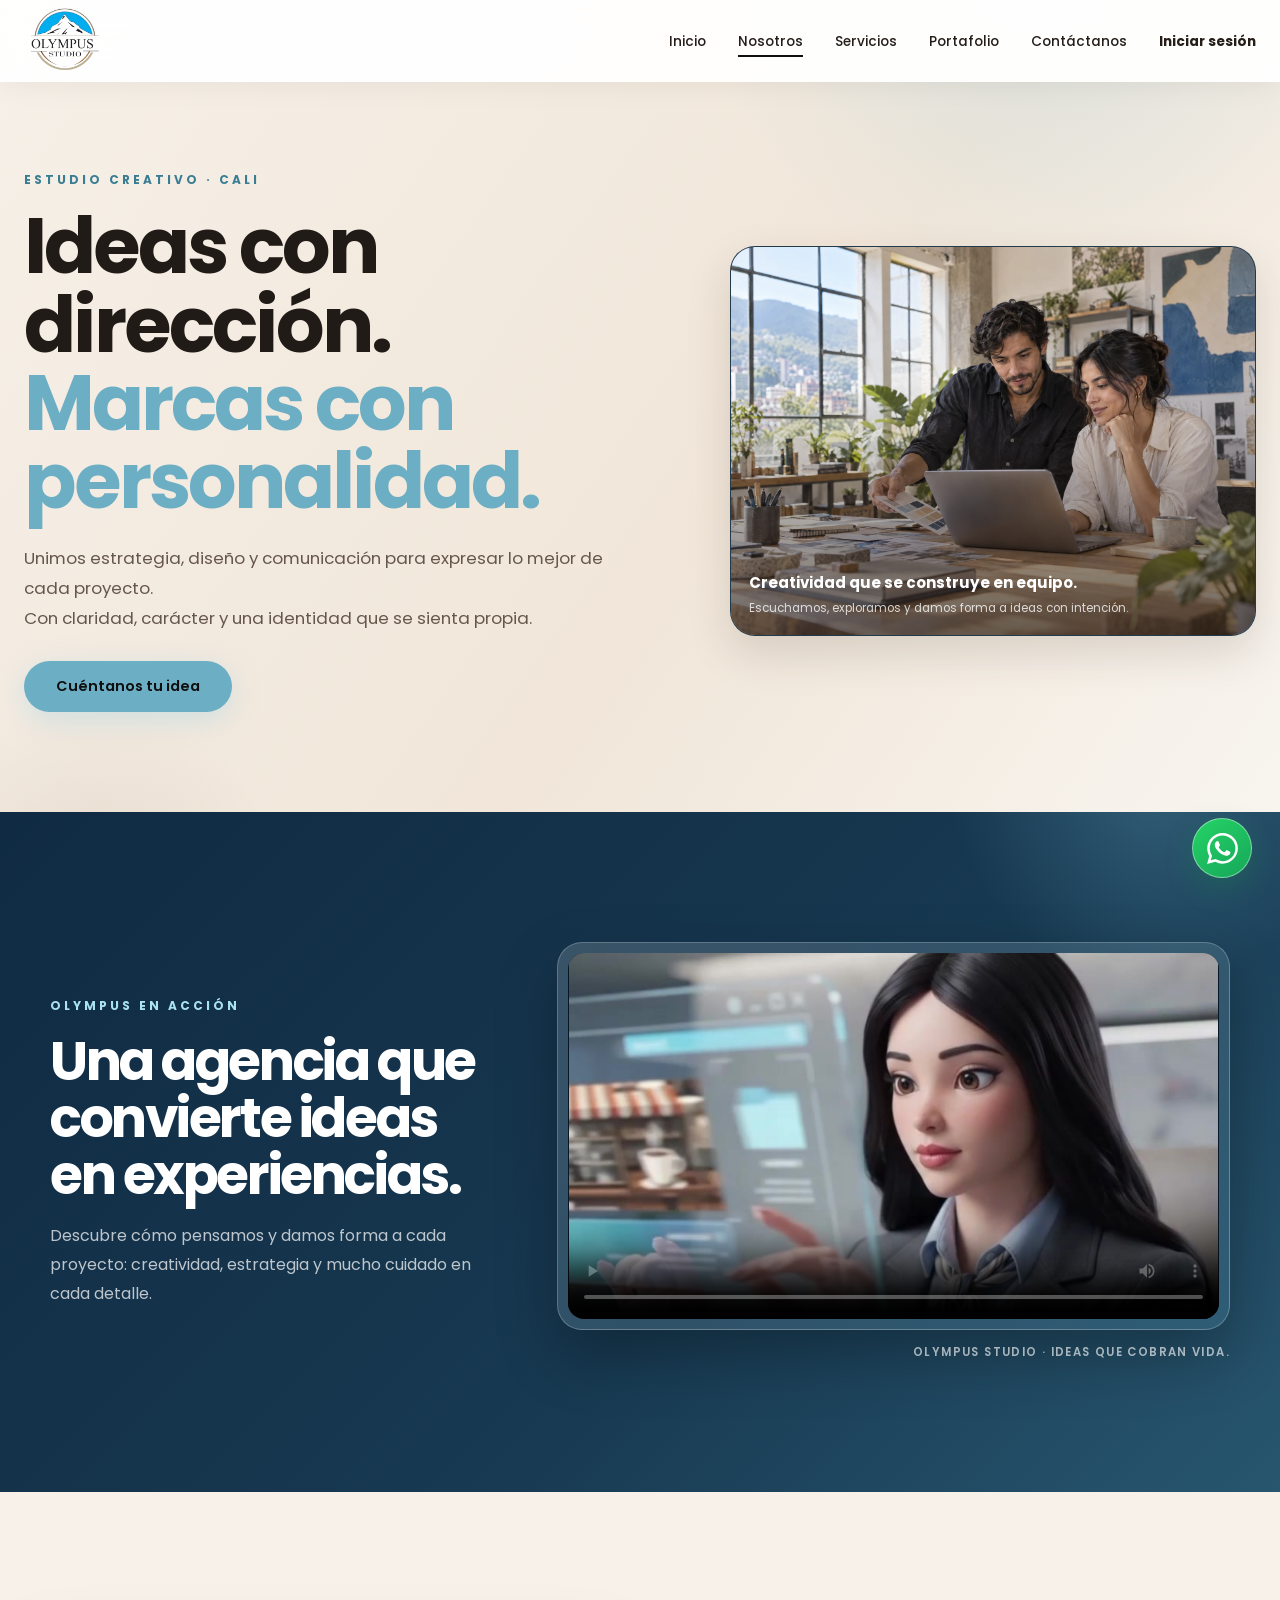
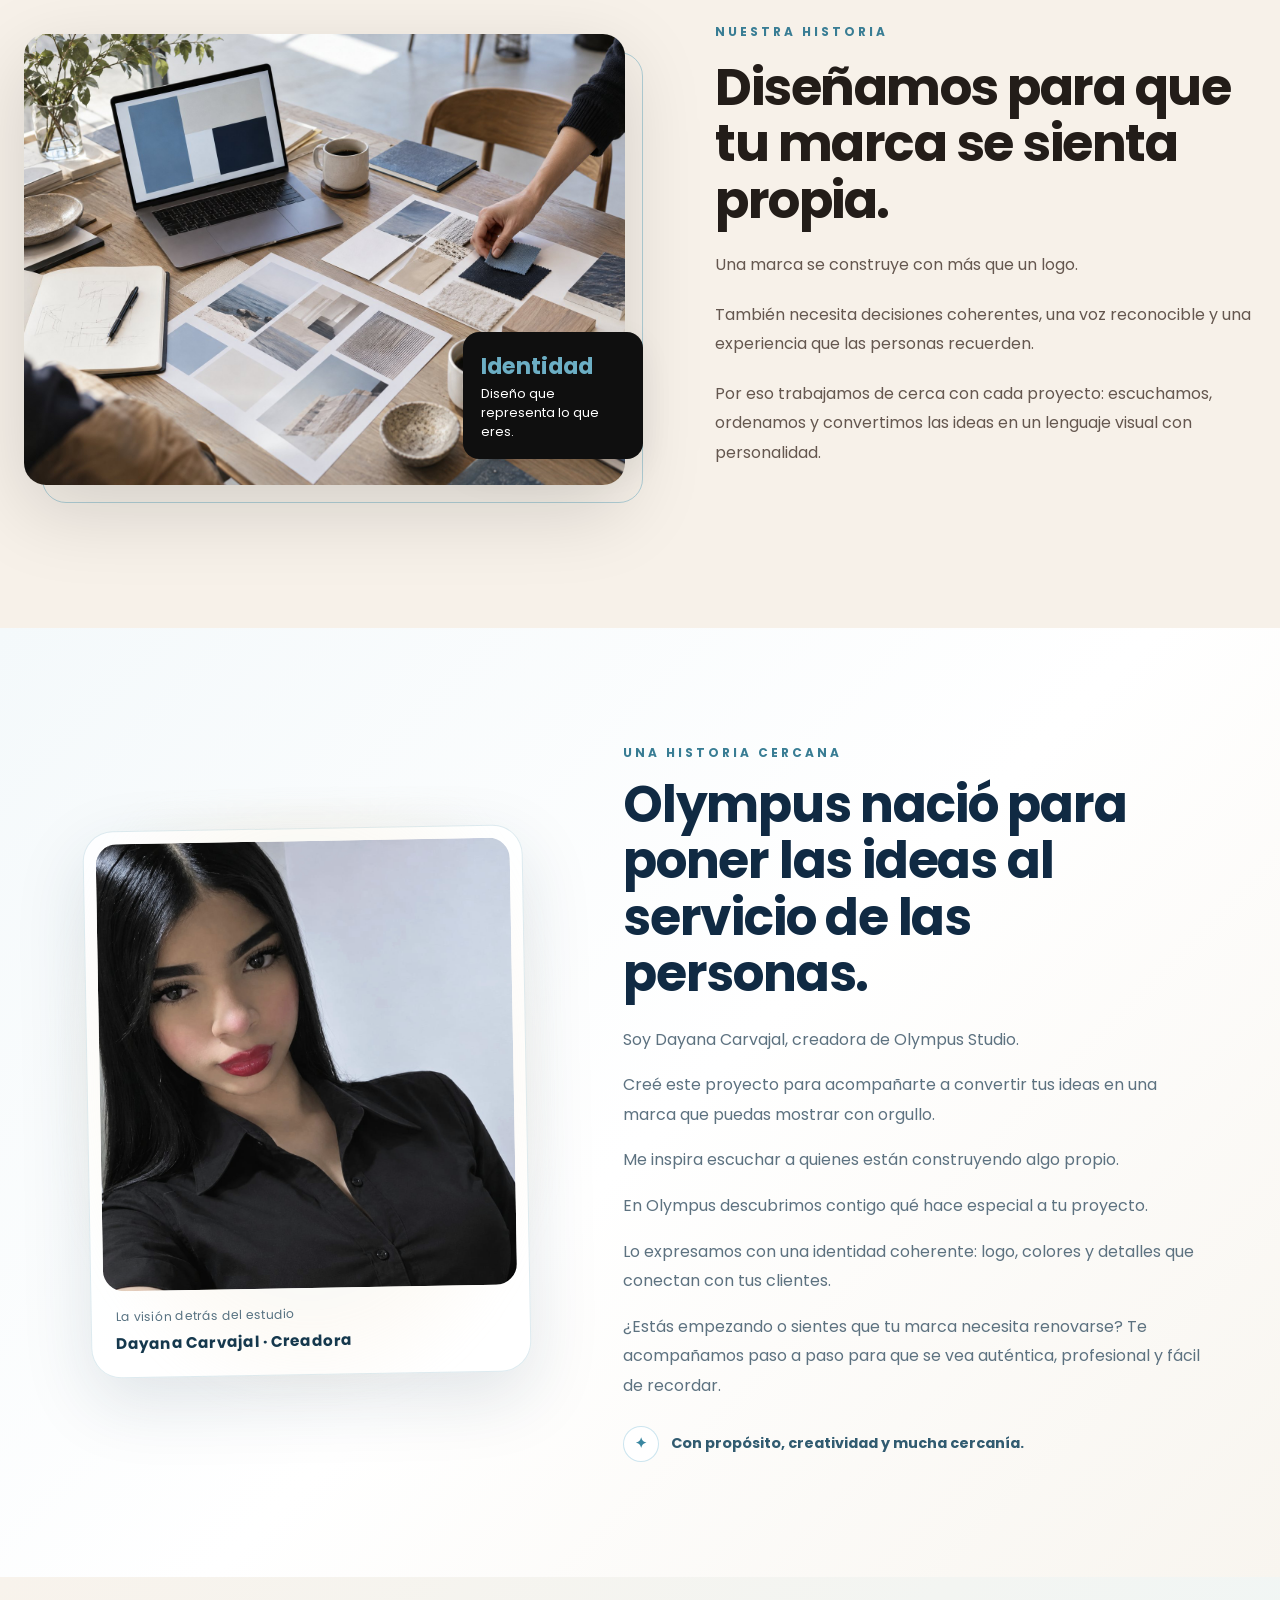
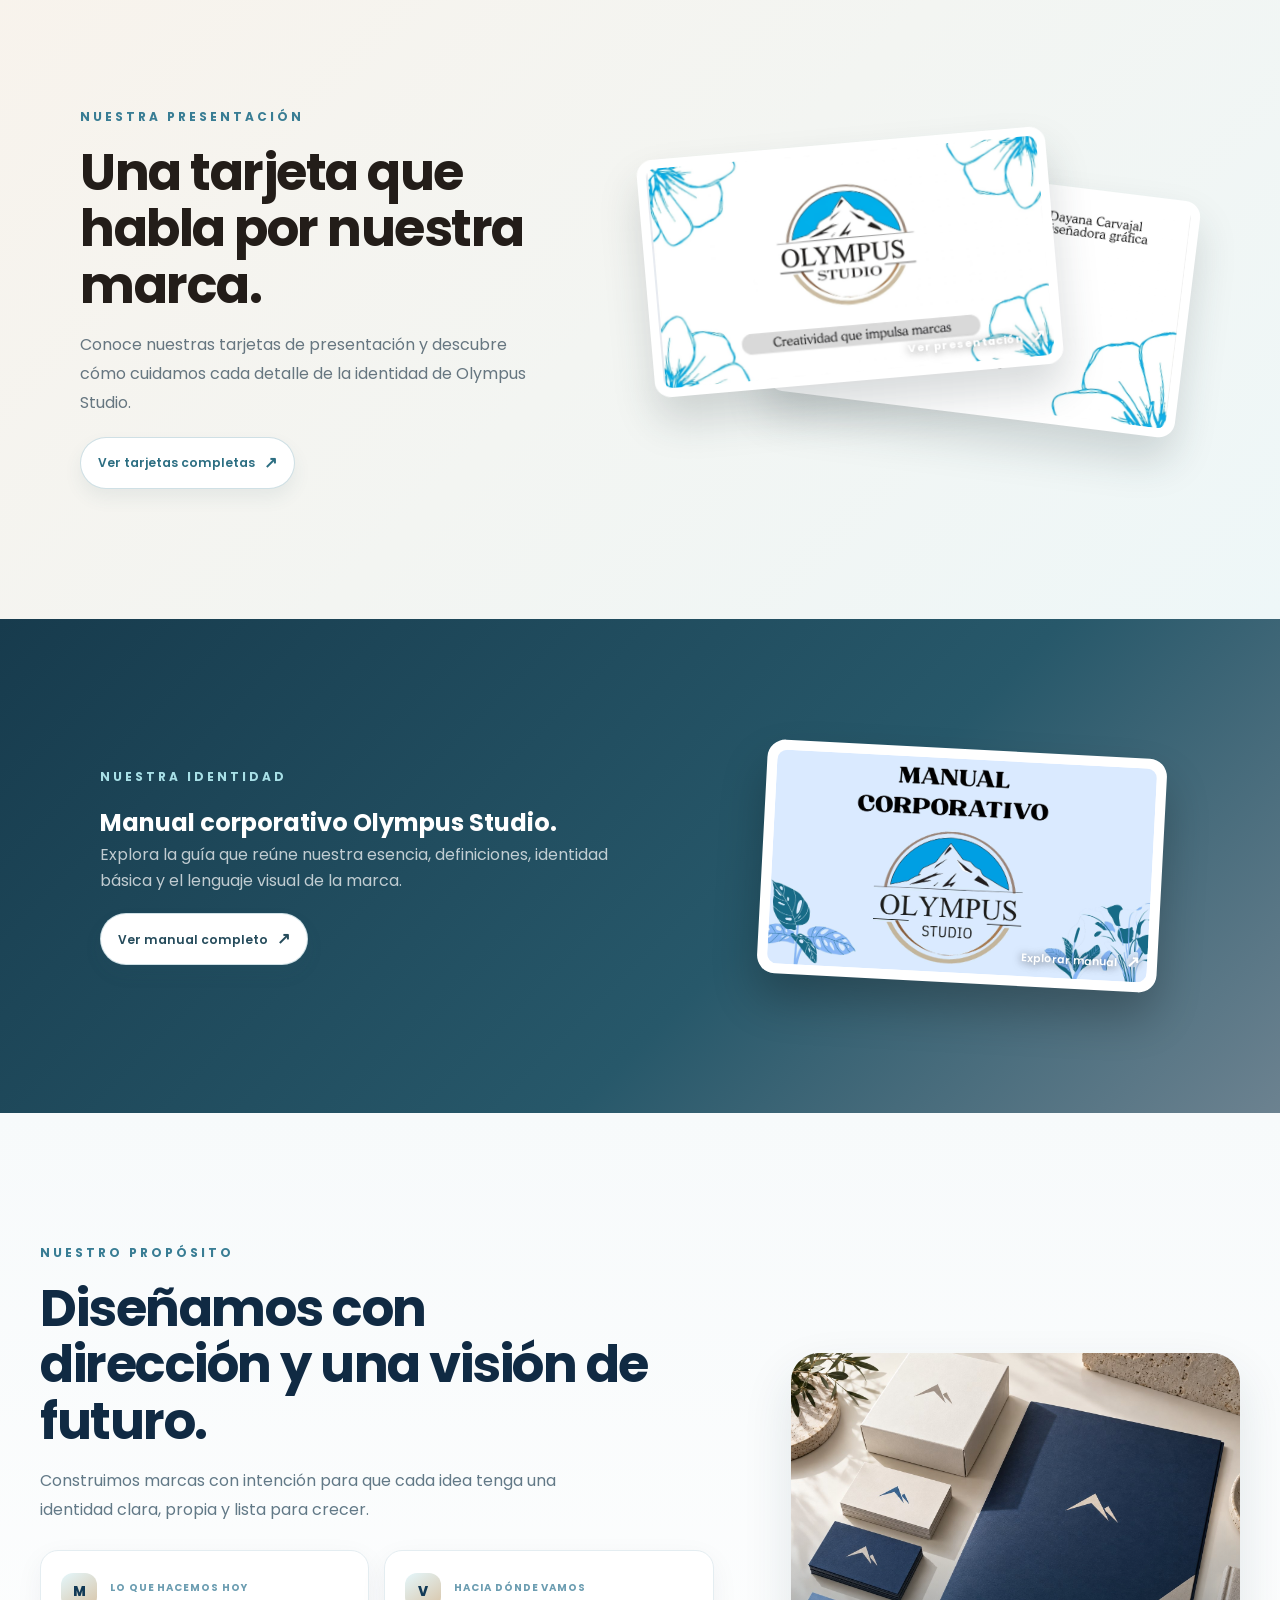
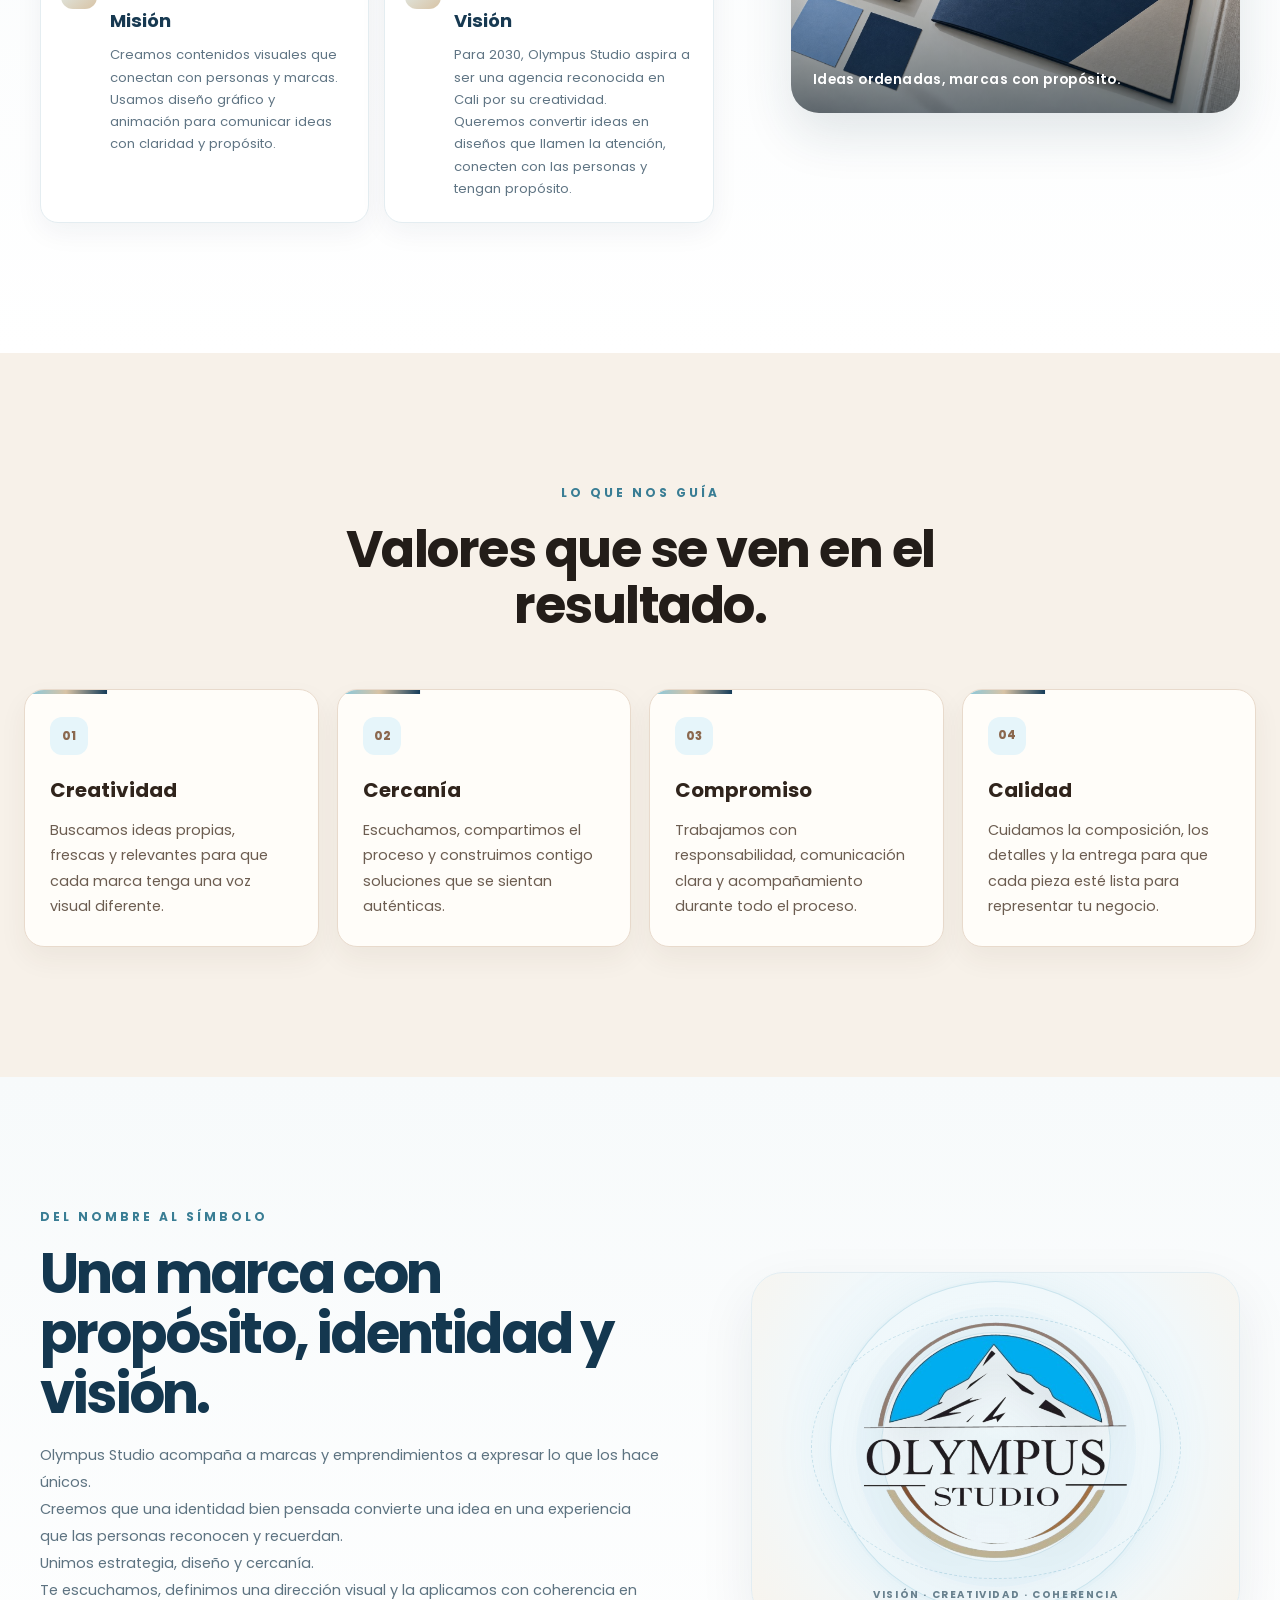
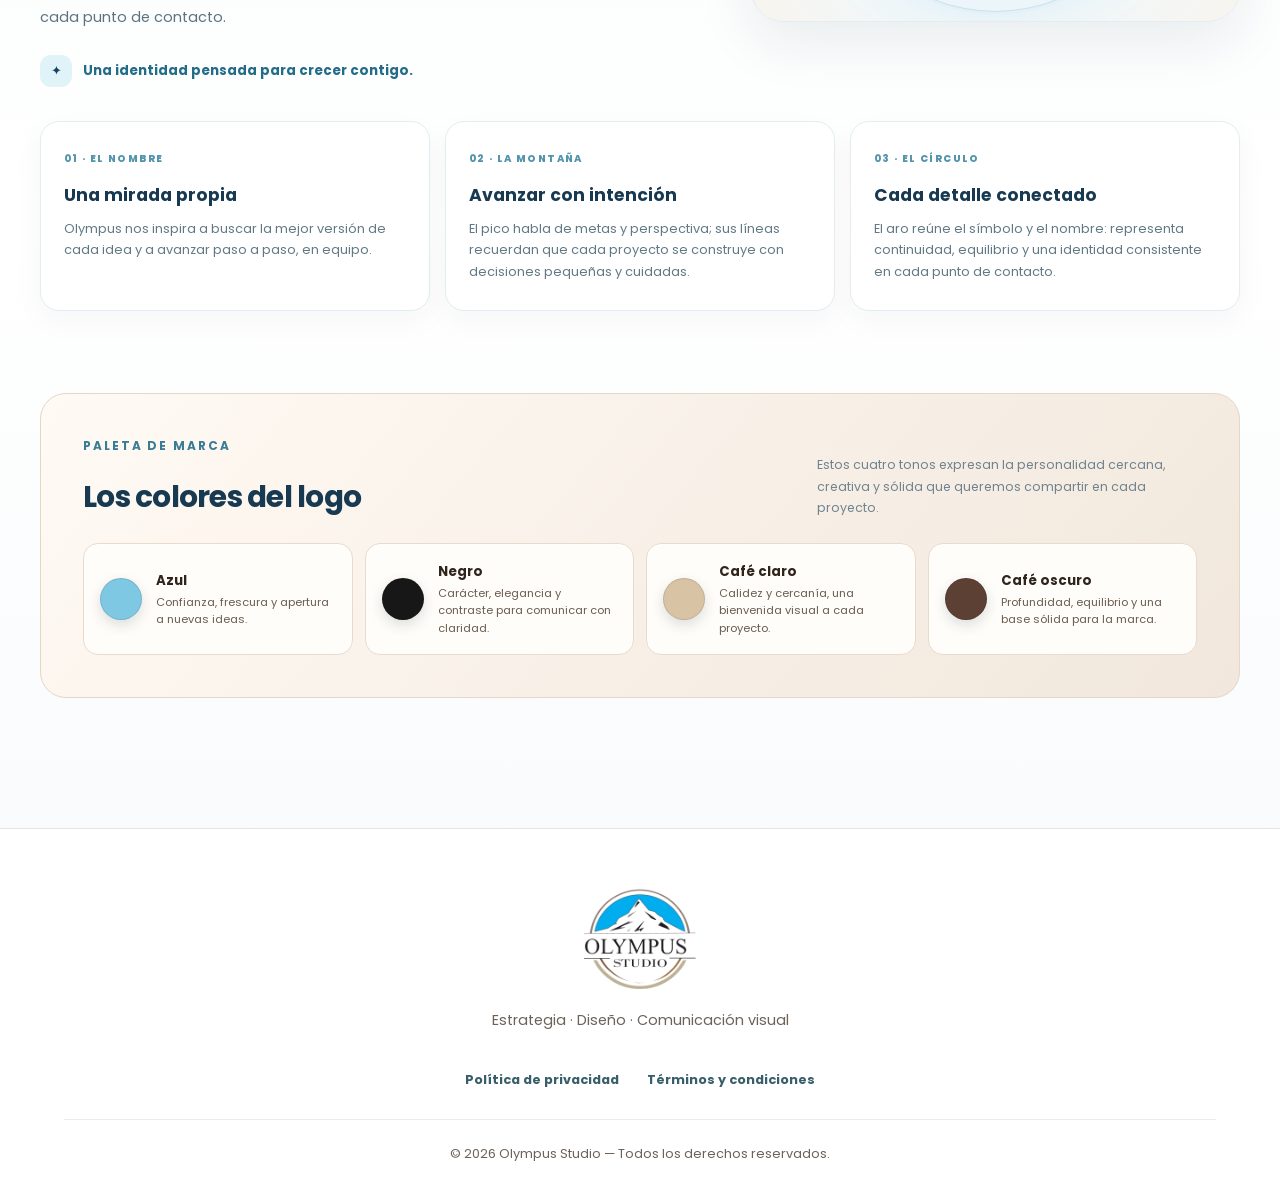
<file: nosotros.html>
<!DOCTYPE html>

<html lang="es"><head><meta charset="utf-8"/><meta content="width=device-width, initial-scale=1.0" name="viewport"/><title>Nosotros — Olympus Studio</title><meta content="Conoce la filosofía, valores e identidad visual de Olympus Studio." name="description"/><link href="https://fonts.googleapis.com" rel="preconnect"/><link crossorigin="" href="https://fonts.gstatic.com" rel="preconnect"/><link href="https://fonts.googleapis.com/css2?family=Poppins:wght@300;400;500;600;700;800&amp;display=swap" rel="stylesheet"/><link href="css/style.css?v=202610211847" rel="stylesheet"/><link href="img/favicon-128.png?v=3" rel="icon" sizes="128x128" type="image/png"/><link href="img/olympus-studio-logo.png" rel="apple-touch-icon"/></head><body data-page="nosotros"><nav aria-label="Navegación principal" class="navbar page-navbar" id="navbar" role="navigation"><div class="navbar-inner"><a aria-label="Olympus Studio, inicio" class="nav-logo" href="index.html"><img alt="Logo de Olympus Studio" class="brand-logo" src="img/olympus-studio-logo.png"/></a><ul class="nav-links" id="navLinks"><li><a class="nav-link" data-page-link="inicio" href="index.html">Inicio</a></li><li><a class="nav-link" data-page-link="nosotros" href="nosotros.html">Nosotros</a></li><li><a class="nav-link" data-page-link="servicios" href="servicios.html">Servicios</a></li><li><a class="nav-link" data-page-link="portafolio" href="portafolio.html">Portafolio</a></li><li><a class="nav-link" data-page-link="contactanos" href="contactanos.html">Contáctanos</a></li><li><a class="nav-link nav-login-link" href="login.html">Iniciar sesión</a></li></ul><button aria-expanded="false" aria-label="Abrir menú" class="mobile-toggle" id="mobileToggle"><span></span><span></span><span></span></button></div></nav><main><section aria-labelledby="aboutHeroTitle" class="page-hero about-hero"><div class="page-hero-inner"><div class="page-hero-copy"><span class="page-hero-kicker">Estudio creativo · Cali</span><h1 id="aboutHeroTitle">Ideas con dirección. <span>Marcas con personalidad.</span></h1><p>Unimos estrategia, diseño y comunicación para expresar lo mejor de cada proyecto.</p><p>Con claridad, carácter y una identidad que se sienta propia.</p><div class="about-hero-actions"><a class="btn btn-primary" href="contactanos.html">Cuéntanos tu idea</a></div></div><figure class="about-hero-visual"><img alt="Dos profesionales creativos conversan y definen una identidad visual en equipo" fetchpriority="high" src="img/optimized/creative-collaboration-studio.webp"/><figcaption><strong>Creatividad que se construye en equipo.</strong><span>Escuchamos, exploramos y damos forma a ideas con intención.</span></figcaption></figure></div></section><section aria-labelledby="agencyVideoTitle" class="multipage-section agency-video-section"><div class="agency-video-inner"><div class="agency-video-copy"><span class="section-kicker">Olympus en acción</span><h2 id="agencyVideoTitle">Una agencia que convierte ideas en experiencias.</h2><p>Descubre cómo pensamos y damos forma a cada proyecto: creatividad, estrategia y mucho cuidado en cada detalle.</p></div><figure class="agency-video-media"><div class="agency-video-frame"><video aria-label="Video de la agencia multimedia Olympus Studio" controls="" playsinline="" poster="img/video-dayana-poster.jpg" preload="metadata"><source src="img/02-agencia.mp4" type="video/mp4"/>Tu navegador no puede reproducir este video.</video></div><figcaption>Olympus Studio · ideas que cobran vida.</figcaption></figure></div></section><section class="multipage-section"><div class="split-layout"><div class="visual-frame"><img alt="Mesa de trabajo creativo con referencias de identidad de marca" decoding="async" loading="lazy" src="img/studio-strategy-workshop.jpg"/><div class="visual-stamp"><strong>Identidad</strong>Diseño que representa lo que eres.</div></div><div class="copy-block"><span class="section-kicker">Nuestra historia</span><h2>Diseñamos para que tu marca se sienta propia.</h2><p>Una marca se construye con más que un logo.</p><p>También necesita decisiones coherentes, una voz reconocible y una experiencia que las personas recuerden.</p><p>Por eso trabajamos de cerca con cada proyecto: escuchamos, ordenamos y convertimos las ideas en un lenguaje visual con personalidad.</p></div></div></section><section aria-labelledby="founder-title" class="founder-section"><div class="founder-inner"><figure class="founder-portrait"><span aria-hidden="true" class="founder-glow"></span><img alt="Dayana Carvajal, creadora de Olympus Studio" decoding="async" loading="lazy" src="img/dayana-carvajal.jpg"/><figcaption><span>La visión detrás del estudio</span><strong>Dayana Carvajal · Creadora</strong></figcaption></figure><div class="founder-copy"><span class="section-kicker">Una historia cercana</span><h2 id="founder-title">Olympus nació para poner las ideas al servicio de las personas.</h2><p>Soy Dayana Carvajal, creadora de Olympus Studio.</p><p>Creé este proyecto para acompañarte a convertir tus ideas en una marca que puedas mostrar con orgullo.</p><p>Me inspira escuchar a quienes están construyendo algo propio.</p><p>En Olympus descubrimos contigo qué hace especial a tu proyecto.</p><p>Lo expresamos con una identidad coherente: logo, colores y detalles que conectan con tus clientes.</p><p>¿Estás empezando o sientes que tu marca necesita renovarse? Te acompañamos paso a paso para que se vea auténtica, profesional y fácil de recordar.</p><div class="founder-signature"><span aria-hidden="true">✦</span><span>Con propósito, creatividad y mucha cercanía.</span></div></div></div></section><section aria-labelledby="cardsTitle" class="multipage-section business-cards-section" id="tarjetasPresentacion">
<div class="business-cards-inner">
<div class="section-heading">
<span class="section-kicker">Nuestra presentación</span>
<h2 id="cardsTitle">Una tarjeta que habla por nuestra marca.</h2>
<p>Conoce nuestras tarjetas de presentación y descubre cómo cuidamos cada detalle de la identidad de Olympus Studio.</p>
<a class="business-cards-link" href="img/tarjetas-presentacion.html" rel="noopener" target="_blank">Ver tarjetas completas <span aria-hidden="true">↗</span></a>
</div>
<a aria-label="Abrir las tarjetas de presentación de Dayana Carvajal" class="business-cards-preview" href="img/tarjetas-presentacion.html" rel="noopener" target="_blank">
<span class="business-card-sheet business-card-sheet-back"><img alt="Reverso de la tarjeta de presentación de Dayana Carvajal" loading="lazy" src="img/tarjeta-dayana-reverso.jpeg"/></span>
<span class="business-card-sheet business-card-sheet-front"><img alt="Frente de la tarjeta de presentación de Dayana Carvajal" loading="lazy" src="img/tarjeta-dayana-frente.jpeg"/><b>Ver presentación <i aria-hidden="true">↗</i></b></span>
</a>
</div>
</section><section aria-labelledby="manualTitle" class="multipage-section manual-corporativo-section" id="manualCorporativo">
<div class="manual-corporativo-inner">
<div class="manual-corporativo-copy">
<span class="section-kicker">Nuestra identidad</span>
<h2 id="manualTitle">Manual corporativo Olympus Studio.</h2>
<p>Explora la guía que reúne nuestra esencia, definiciones, identidad básica y el lenguaje visual de la marca.</p>
<a class="business-cards-link" href="img/manual-corporativo.html" rel="noopener" target="_blank">Ver manual completo <span aria-hidden="true">↗</span></a>
</div>
<a aria-label="Abrir el manual corporativo de Olympus Studio" class="manual-corporativo-cover" href="img/manual-corporativo.html" rel="noopener" target="_blank">
<img alt="Portada del Manual Corporativo de Olympus Studio" loading="lazy" src="img/manual-corporativo/page-01.jpg"/>
<span>Explorar manual <b aria-hidden="true">↗</b></span>
</a>
</div>
</section><section aria-labelledby="missionVisionTitle" class="multipage-section mission-vision-section"><div class="mission-vision-inner"><div class="mission-vision-content"><div class="section-heading"><span class="section-kicker">Nuestro propósito</span><h2 id="missionVisionTitle">Diseñamos con dirección y una visión de futuro.</h2><p>Construimos marcas con intención para que cada idea tenga una identidad clara, propia y lista para crecer.</p></div><div class="mission-vision-cards"><article class="mission-vision-card"><span aria-hidden="true" class="mission-vision-mark">M</span><div><span class="mission-vision-label">Lo que hacemos hoy</span><h3>Misión</h3><p>Creamos contenidos visuales que conectan con personas y marcas.</p><p>Usamos diseño gráfico y animación para comunicar ideas con claridad y propósito.</p></div></article><article class="mission-vision-card"><span aria-hidden="true" class="mission-vision-mark">V</span><div><span class="mission-vision-label">Hacia dónde vamos</span><h3>Visión</h3><p>Para 2030, Olympus Studio aspira a ser una agencia reconocida en Cali por su creatividad.</p><p>Queremos convertir ideas en diseños que llamen la atención, conecten con las personas y tengan propósito.</p></div></article></div></div><figure class="mission-vision-image"><img alt="Identidad de marca aplicada en papelería y materiales de estudio" decoding="async" loading="lazy" src="img/service-brand-system.jpg"/><figcaption>Ideas ordenadas, marcas con propósito.</figcaption></figure></div></section><section class="multipage-section brand-values"><div class="section-heading centered"><span class="section-kicker">Lo que nos guía</span><h2>Valores que se ven en el resultado.</h2></div><div class="value-grid"><article class="value-card"><span>01</span><h3>Creatividad</h3><p>Buscamos ideas propias, frescas y relevantes para que cada marca tenga una voz visual diferente.</p></article><article class="value-card"><span>02</span><h3>Cercanía</h3><p>Escuchamos, compartimos el proceso y construimos contigo soluciones que se sientan auténticas.</p></article><article class="value-card"><span>03</span><h3>Compromiso</h3><p>Trabajamos con responsabilidad, comunicación clara y acompañamiento durante todo el proceso.</p></article><article class="value-card"><span>04</span><h3>Calidad</h3><p>Cuidamos la composición, los detalles y la entrega para que cada pieza esté lista para representar tu negocio.</p></article></div></section><section aria-labelledby="brandIdentityTitle" class="multipage-section brand-identity-section"><div class="brand-identity-inner"><div class="brand-identity-intro"><div class="brand-identity-copy"><span class="section-kicker">Del nombre al símbolo</span><h2 id="brandIdentityTitle">Una marca con propósito, identidad y visión.</h2><p>Olympus Studio acompaña a marcas y emprendimientos a expresar lo que los hace únicos.</p><p>Creemos que una identidad bien pensada convierte una idea en una experiencia que las personas reconocen y recuerdan.</p><p>Unimos estrategia, diseño y cercanía.</p><p>Te escuchamos, definimos una dirección visual y la aplicamos con coherencia en cada punto de contacto.</p><div class="brand-identity-signature"><span aria-hidden="true">✦</span><strong>Una identidad pensada para crecer contigo.</strong></div></div><figure class="brand-identity-emblem"><span aria-hidden="true" class="brand-identity-halo"></span><img alt="Logo de Olympus Studio: una montaña enmarcada por un círculo" src="img/olympus-studio-logo.png"/><figcaption>Visión · Creatividad · Coherencia</figcaption></figure></div><div class="brand-origin-grid"><article class="brand-origin-card"><span>01 · EL NOMBRE</span><h3>Una mirada propia</h3><p>Olympus nos inspira a buscar la mejor versión de cada idea y a avanzar paso a paso, en equipo.</p></article><article class="brand-origin-card"><span>02 · LA MONTAÑA</span><h3>Avanzar con intención</h3><p>El pico habla de metas y perspectiva; sus líneas recuerdan que cada proyecto se construye con decisiones pequeñas y cuidadas.</p></article><article class="brand-origin-card"><span>03 · EL CÍRCULO</span><h3>Cada detalle conectado</h3><p>El aro reúne el símbolo y el nombre: representa continuidad, equilibrio y una identidad consistente en cada punto de contacto.</p></article></div><div class="brand-palette"><div class="brand-palette-heading"><div><span class="section-kicker">PALETA DE MARCA</span><h3>Los colores del logo</h3></div><p>Estos cuatro tonos expresan la personalidad cercana, creativa y sólida que queremos compartir en cada proyecto.</p></div><div class="brand-palette-grid"><article class="brand-color-card"><span aria-hidden="true" class="brand-color-dot color-sky" style="--swatch:#7ec8e3"></span><div><h4>Azul</h4><p>Confianza, frescura y apertura a nuevas ideas.</p></div></article><article class="brand-color-card"><span aria-hidden="true" class="brand-color-dot color-graphite" style="--swatch:#171717"></span><div><h4>Negro</h4><p>Carácter, elegancia y contraste para comunicar con claridad.</p></div></article><article class="brand-color-card"><span aria-hidden="true" class="brand-color-dot color-sand" style="--swatch:#d8c3a5"></span><div><h4>Café claro</h4><p>Calidez y cercanía, una bienvenida visual a cada proyecto.</p></div></article><article class="brand-color-card"><span aria-hidden="true" class="brand-color-dot color-coffee" style="--swatch:#5b4033"></span><div><h4>Café oscuro</h4><p>Profundidad, equilibrio y una base sólida para la marca.</p></div></article></div></div></div></section></main><footer class="footer" role="contentinfo"><div class="footer-inner"><div class="footer-brand"><img alt="Olympus Studio" class="footer-logo-image" src="img/olympus-studio-logo.png"/></div><p class="footer-tagline">Estrategia · Diseño · Comunicación visual</p><div aria-label="Información legal" class="footer-legal-links"><button aria-controls="modalPrivacidad" aria-haspopup="dialog" class="footer-legal-link" onclick="showModal('privacidad')" type="button">Política de privacidad</button><button aria-controls="modalTerminos" aria-haspopup="dialog" class="footer-legal-link" onclick="showModal('terminos')" type="button">Términos y condiciones</button></div><p class="footer-copy">© 2026 Olympus Studio — Todos los derechos reservados.</p></div></footer><div class="modal-overlay" id="modalOverlay" onclick="closeModal()"></div><div aria-labelledby="siteTermsTitle" aria-modal="true" class="modal modal-legal" id="modalTerminos" role="dialog" tabindex="-1"><button aria-label="Cerrar" class="modal-close" onclick="closeModal()" type="button">×</button><span class="legal-modal-kicker">Olympus Studio · Información general</span><h3 id="siteTermsTitle">Términos y condiciones</h3><div class="modal-content"><p><strong>Uso del contenido.</strong> El sitio y el portafolio incluyen exploraciones visuales y muestras ilustrativas.</p><p>No copies, publiques ni atribuyas como propios textos o imágenes sin contar con autorización.</p><p><strong>Solicitudes de servicio.</strong> Enviar una consulta no constituye una cotización, una reserva ni un contrato.</p><p>El alcance, los tiempos, las revisiones, los valores y los derechos de uso se confirman en una propuesta aceptada por ambas partes.</p><p><strong>Información compartida.</strong> Verifica tus datos y comparte solo materiales que tengas permiso para enviar.</p><p><strong>Servicios externos.</strong> El formulario prepara un mensaje para WhatsApp; el acceso y uso de ese servicio se rige por sus propias condiciones.</p><p class="legal-modal-note">Texto informativo para el prototipo del sitio. Revísalo para reflejar las condiciones comerciales reales antes de publicarlo.</p></div></div><div aria-labelledby="sitePrivacyTitle" aria-modal="true" class="modal modal-legal" id="modalPrivacidad" role="dialog" tabindex="-1"><button aria-label="Cerrar" class="modal-close" onclick="closeModal()" type="button">×</button><span class="legal-modal-kicker">Olympus Studio · Datos y privacidad</span><h3 id="sitePrivacyTitle">Política de privacidad</h3><div class="modal-content"><p><strong>Consultas de contacto.</strong> El formulario solicita nombre, correo, teléfono, servicio de interés y mensaje para preparar una respuesta a tu consulta.</p><p>Al pulsar el botón se abre WhatsApp con el texto;</p><p>esta versión del sitio no lo envía a un servidor propio.</p><p>Tú decides si lo envías.</p><p>WhatsApp procesa la información que compartas conforme a sus propias políticas.</p><p><strong>Cuentas de demostración.</strong> Los perfiles y datos creados en el acceso de prueba se guardan localmente en el navegador.</p><p>No uses contraseñas ni información sensible reales;</p><p>puedes borrar esos datos eliminando el almacenamiento de este sitio en tu navegador.</p><p><strong>Control de tus datos.</strong> Comparte solo la información necesaria. Para solicitar una actualización o eliminación, utiliza la página Contáctanos.</p><p class="legal-modal-note">Aviso informativo para esta versión estática.</p><p class="legal-modal-note">Antes de usar el sitio comercialmente, revisa la identidad del responsable, los plazos de conservación y el procedimiento aplicable de protección de datos.</p></div></div><script src="js/main.js?v=20261007h"></script><a aria-label="Abrir WhatsApp de Olympus Studio al +57 302 610 4924" class="whatsapp-float" href="https://wa.me/573026104924?text=Hola%2C%20Olympus%20Studio.%20Quisiera%20informaci%C3%B3n%20sobre%20sus%20servicios." rel="noopener noreferrer" target="_blank">
<svg aria-hidden="true" focusable="false" viewbox="0 0 24 24" xmlns="http://www.w3.org/2000/svg"><path clip-rule="evenodd" d="M17.472 14.382c-.297-.149-1.758-.867-2.03-.967-.273-.099-.471-.148-.67.15-.197.297-.768.967-.94 1.166-.173.198-.347.223-.644.074-.297-.149-1.255-.463-2.39-1.475-.883-.788-1.48-1.761-1.653-2.059-.173-.297-.018-.458.13-.606.134-.133.297-.347.446-.52.149-.174.198-.298.297-.497.1-.198.05-.371-.025-.52-.074-.149-.669-1.611-.917-2.206-.242-.579-.487-.5-.669-.51l-.57-.01c-.198 0-.52.074-.793.371s-1.04 1.016-1.04 2.479 1.065 2.875 1.213 3.073c.149.198 2.095 3.2 5.076 4.487.709.306 1.262.489 1.694.626.712.227 1.36.195 1.872.118.571-.085 1.758-.719 2.006-1.413.248-.694.248-1.289.174-1.413-.075-.124-.273-.198-.57-.347m-5.421 7.403h-.004a9.87 9.87 0 0 1-5.031-1.378l-.361-.214-3.741.982.999-3.648-.235-.374a9.86 9.86 0 0 1-1.511-5.26c.001-5.45 4.438-9.886 9.893-9.886 2.643.001 5.128 1.031 6.996 2.902a9.825 9.825 0 0 1 2.897 6.994c-.003 5.45-4.44 9.882-9.902 9.882m8.416-18.297A11.815 11.815 0 0 0 12.05 0C5.495 0 .16 5.333.157 11.89c0 2.096.547 4.142 1.588 5.946L.057 24l6.335-1.662a11.882 11.882 0 0 0 5.657 1.441h.005c6.554 0 11.89-5.333 11.893-11.89a11.838 11.838 0 0 0-3.48-8.401z" fill-rule="evenodd"></path></svg>
</a></body></html>
</file>
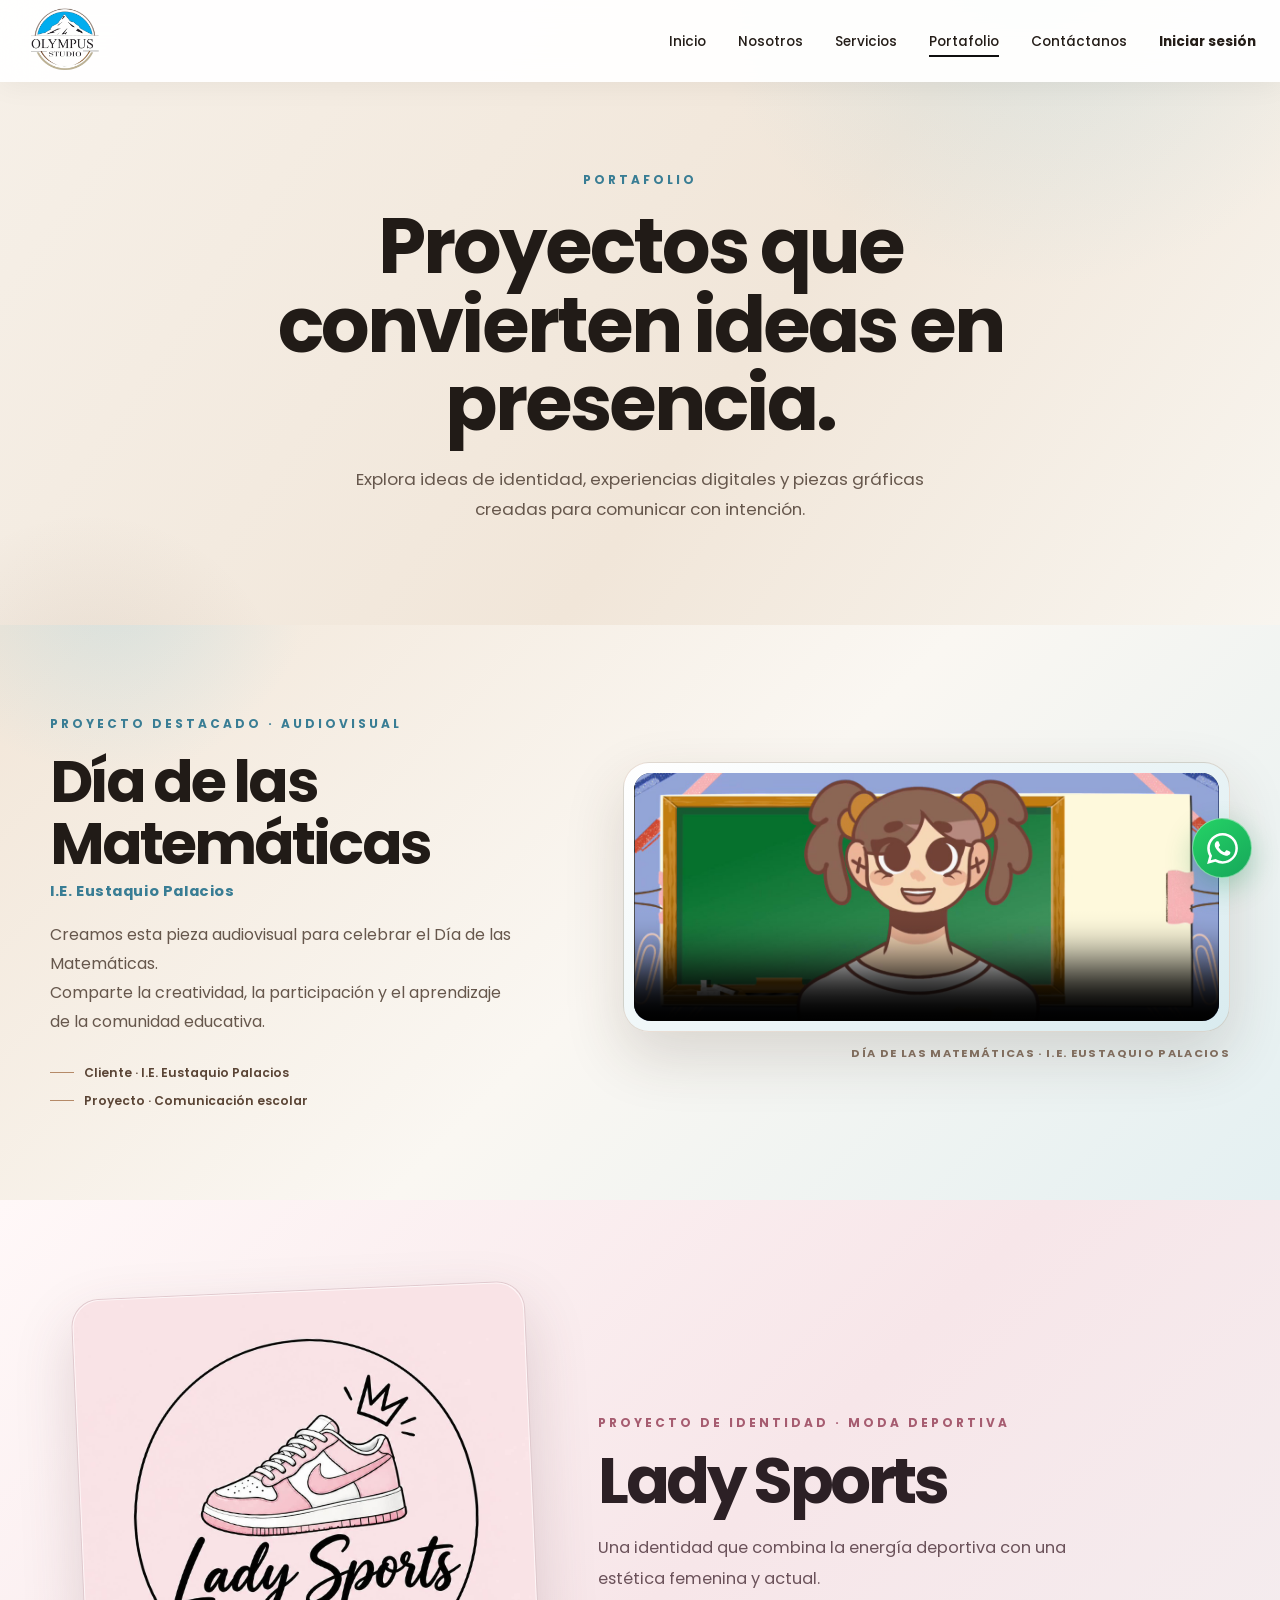
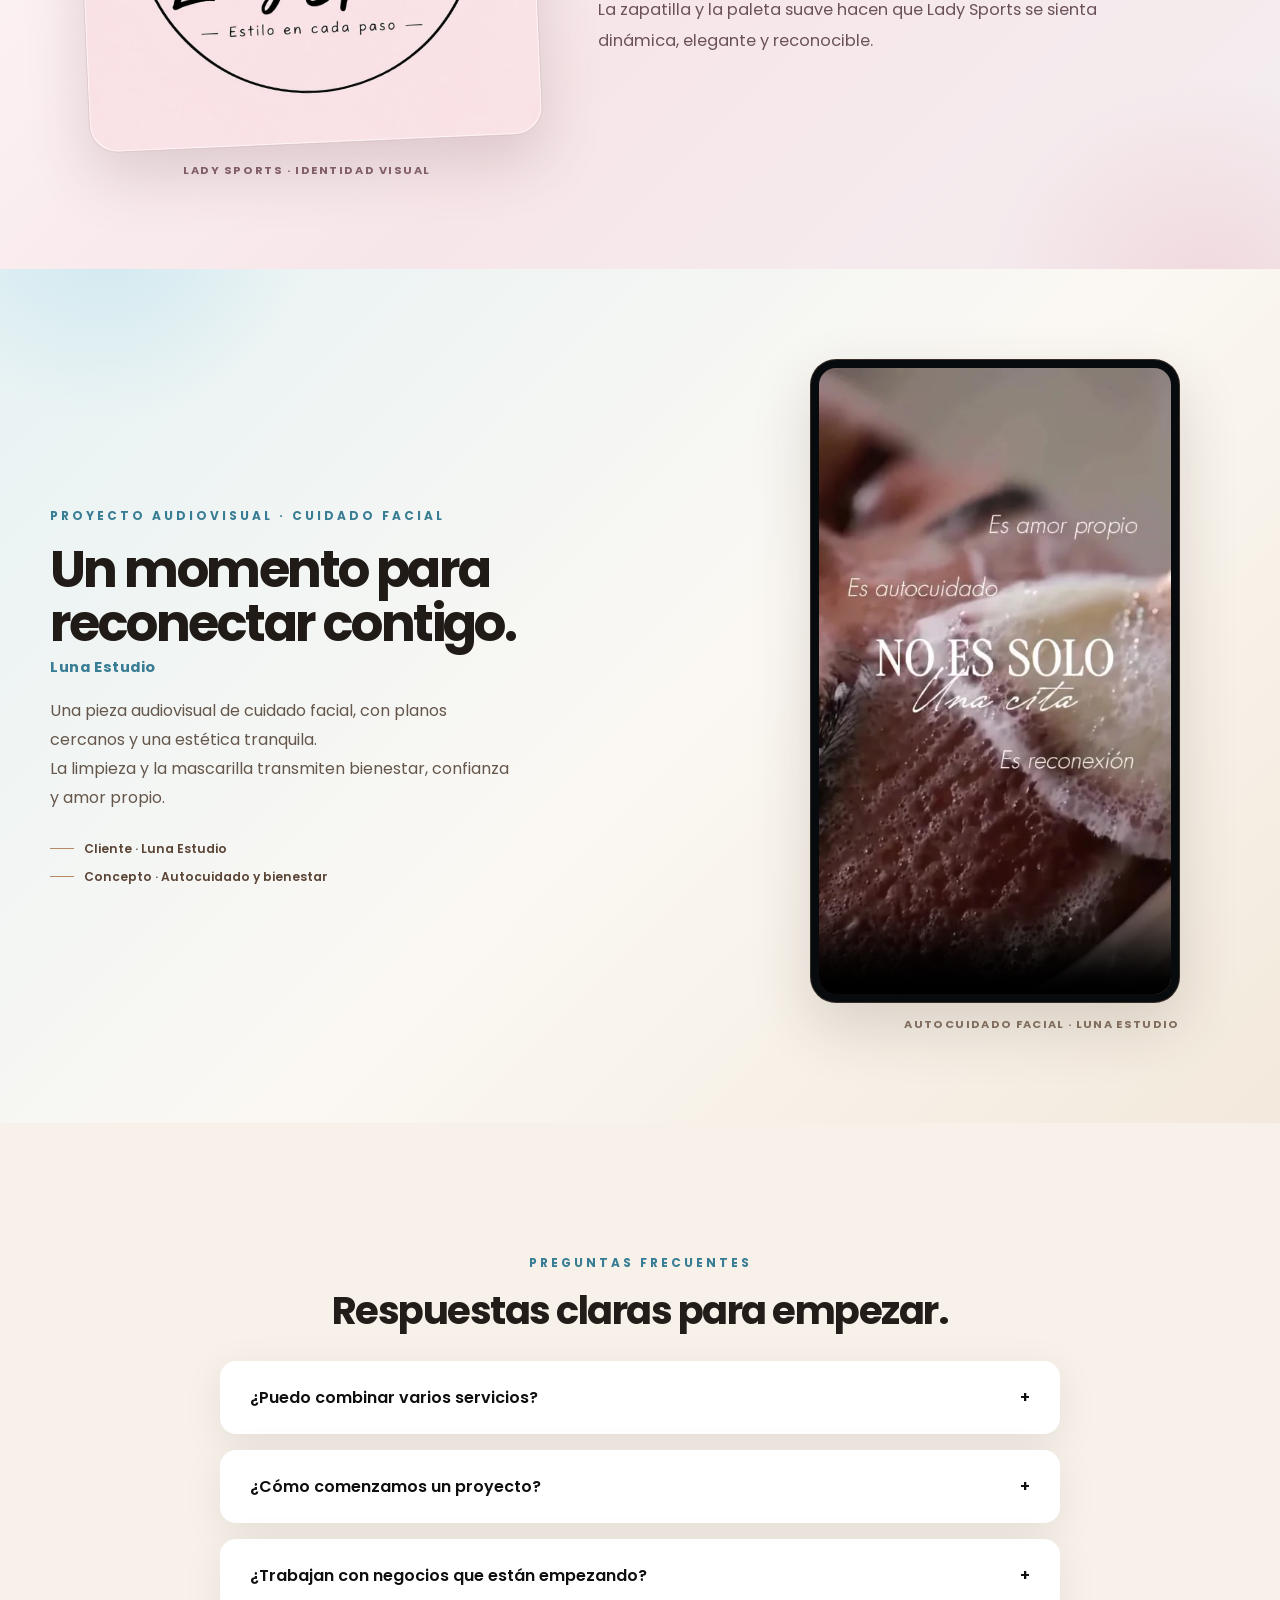
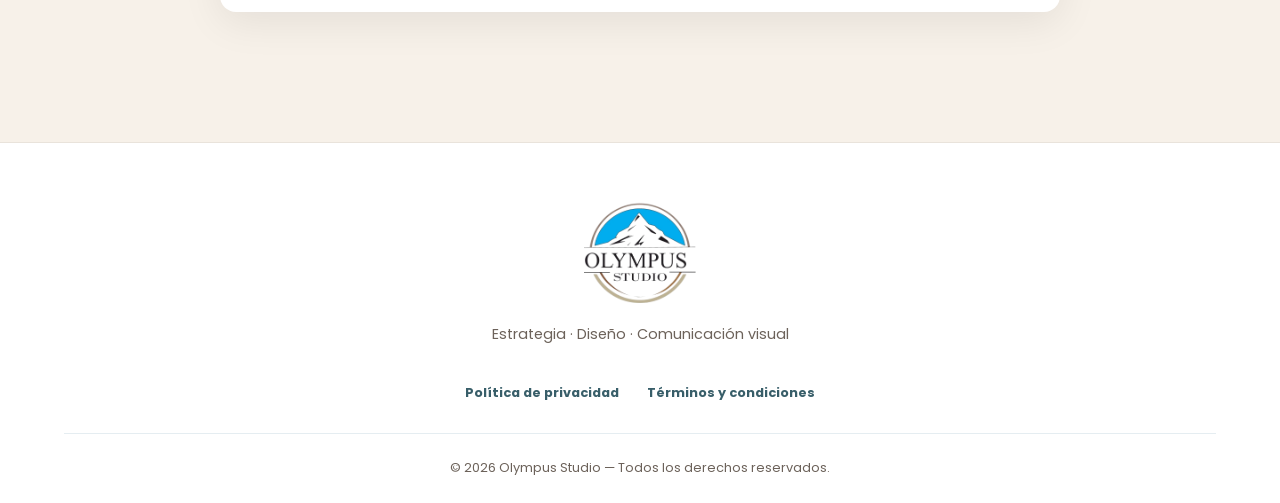
<file: portafolio.html>
<!DOCTYPE html>

<html lang="es"><head><meta charset="utf-8"/><meta content="width=device-width, initial-scale=1.0" name="viewport"/><title>Portafolio — Olympus Studio</title><meta content="Explora proyectos de muestra de identidad visual, páginas web y diseño corporativo." name="description"/><link href="https://fonts.googleapis.com" rel="preconnect"/><link crossorigin="" href="https://fonts.gstatic.com" rel="preconnect"/><link href="https://fonts.googleapis.com/css2?family=Poppins:wght@300;400;500;600;700;800&amp;display=swap" rel="stylesheet"/><link href="css/style.css?v=202610211847" rel="stylesheet"/><link href="img/favicon-128.png?v=3" rel="icon" sizes="128x128" type="image/png"/><link href="img/olympus-studio-logo.png" rel="apple-touch-icon"/></head><body data-page="portafolio"><nav aria-label="Navegación principal" class="navbar page-navbar" id="navbar" role="navigation"><div class="navbar-inner"><a aria-label="Olympus Studio, inicio" class="nav-logo" href="index.html"><img alt="Logo de Olympus Studio" class="brand-logo" src="img/olympus-studio-logo.png"/></a><ul class="nav-links" id="navLinks"><li><a class="nav-link" data-page-link="inicio" href="index.html">Inicio</a></li><li><a class="nav-link" data-page-link="nosotros" href="nosotros.html">Nosotros</a></li><li><a class="nav-link" data-page-link="servicios" href="servicios.html">Servicios</a></li><li><a class="nav-link" data-page-link="portafolio" href="portafolio.html">Portafolio</a></li><li><a class="nav-link" data-page-link="contactanos" href="contactanos.html">Contáctanos</a></li><li><a class="nav-link nav-login-link" href="login.html">Iniciar sesión</a></li></ul><button aria-expanded="false" aria-label="Abrir menú" class="mobile-toggle" id="mobileToggle"><span></span><span></span><span></span></button></div></nav><main><section class="page-hero"><div class="page-hero-inner"><div class="page-hero-copy"><span class="page-hero-kicker">Portafolio</span><h1>Proyectos que convierten ideas en presencia.</h1><p>Explora ideas de identidad, experiencias digitales y piezas gráficas creadas para comunicar con intención.</p></div></div></section><section aria-labelledby="eustaquioProjectTitle" class="multipage-section portfolio-featured-video"><div class="portfolio-featured-inner"><div class="portfolio-featured-copy"><span class="section-kicker">Proyecto destacado · Audiovisual</span><h2 id="eustaquioProjectTitle">Día de las Matemáticas</h2><p class="portfolio-featured-client">I.E. Eustaquio Palacios</p><p>Creamos esta pieza audiovisual para celebrar el Día de las Matemáticas.</p><p>Comparte la creatividad, la participación y el aprendizaje de la comunidad educativa.</p><div class="portfolio-featured-tags"><span>Cliente · I.E. Eustaquio Palacios</span><span>Proyecto · Comunicación escolar</span></div></div><figure class="portfolio-featured-media"><div class="portfolio-featured-frame"><video aria-label="Video del Día de las Matemáticas de la I.E. Eustaquio Palacios" controls="" playsinline="" poster="img/portafolio-eustaquio-palacios-poster.jpg" preload="metadata"><source src="img/03-matematicas.mp4" type="video/mp4"/>Tu navegador no puede reproducir este video.</video></div><figcaption>Día de las Matemáticas · I.E. Eustaquio Palacios</figcaption></figure></div></section><section aria-labelledby="ladySportsTitle" class="multipage-section lady-sports-section"><div class="lady-sports-inner"><figure class="lady-sports-media"><div class="lady-sports-art"><span aria-hidden="true" class="lady-sports-shine"></span><img alt="Identidad visual de Lady Sports aplicada a una marca de moda deportiva." loading="lazy" src="img/lady-sports-identidad.png"/></div><figcaption>Lady Sports · Identidad visual</figcaption></figure><div class="lady-sports-copy"><span class="section-kicker">Proyecto de identidad · Moda deportiva</span><h2 id="ladySportsTitle">Lady Sports</h2><p>Una identidad que combina la energía deportiva con una estética femenina y actual.</p><p>La zapatilla y la paleta suave hacen que Lady Sports se sienta dinámica, elegante y reconocible.</p></div></div></section><section aria-labelledby="lunaEstudioProjectTitle" class="multipage-section portfolio-featured-video portfolio-promo-video">
<div class="portfolio-featured-inner">
<div class="portfolio-featured-copy">
<span class="section-kicker">Proyecto audiovisual · Cuidado facial</span>
<h2 id="lunaEstudioProjectTitle">Un momento para reconectar contigo.</h2>
<p class="portfolio-featured-client">Luna Estudio</p>
<p>Una pieza audiovisual de cuidado facial, con planos cercanos y una estética tranquila.</p><p>La limpieza y la mascarilla transmiten bienestar, confianza y amor propio.</p>
<div class="portfolio-featured-tags">
<span>Cliente · Luna Estudio</span>
<span>Concepto · Autocuidado y bienestar</span>
</div>
</div>
<figure class="portfolio-featured-media">
<div class="portfolio-featured-frame">
<video aria-label="Video promocional de cuidado facial para Luna Estudio" controls="" playsinline="" poster="img/portfolio-luna-piel-poster.webp" preload="metadata">
<source src="img/04-luna.mp4" type="video/mp4"/>
          Tu navegador no puede reproducir este video.
        </video>
</div>
<figcaption>Autocuidado facial · Luna Estudio</figcaption>
</figure>
</div>
</section><section class="faq-section multipage-section home-faq"><div class="faq-layout faq-layout-faq-only"><div><div class="section-heading"><span class="section-kicker">Preguntas frecuentes</span><h2>Respuestas claras para empezar.</h2></div><div class="faq-list"><article class="faq-item"><button aria-expanded="false" class="faq-question">¿Puedo combinar varios servicios?<span aria-hidden="true">+</span></button><div class="faq-answer"><p>Sí. Podemos integrar identidad, piezas gráficas y diseño web en una ruta coherente para tu marca.</p></div></article><article class="faq-item"><button aria-expanded="false" class="faq-question">¿Cómo comenzamos un proyecto?<span aria-hidden="true">+</span></button><div class="faq-answer"><p>Escríbenos con una breve descripción de tu idea. Revisaremos tus objetivos y te propondremos el mejor siguiente paso.</p></div></article><article class="faq-item"><button aria-expanded="false" class="faq-question">¿Trabajan con negocios que están empezando?<span aria-hidden="true">+</span></button><div class="faq-answer"><p>Claro. Adaptamos la solución a tu etapa y a las necesidades reales de tu proyecto.</p></div></article></div></div></div></section></main><footer class="footer" role="contentinfo"><div class="footer-inner"><div class="footer-brand"><img alt="Olympus Studio" class="footer-logo-image" src="img/olympus-studio-logo.png"/></div><p class="footer-tagline">Estrategia · Diseño · Comunicación visual</p><div aria-label="Información legal" class="footer-legal-links"><button aria-controls="modalPrivacidad" aria-haspopup="dialog" class="footer-legal-link" onclick="showModal('privacidad')" type="button">Política de privacidad</button><button aria-controls="modalTerminos" aria-haspopup="dialog" class="footer-legal-link" onclick="showModal('terminos')" type="button">Términos y condiciones</button></div><p class="footer-copy">© 2026 Olympus Studio — Todos los derechos reservados.</p></div></footer><div class="modal-overlay" id="modalOverlay" onclick="closeModal()"></div><div aria-labelledby="siteTermsTitle" aria-modal="true" class="modal modal-legal" id="modalTerminos" role="dialog" tabindex="-1"><button aria-label="Cerrar" class="modal-close" onclick="closeModal()" type="button">×</button><span class="legal-modal-kicker">Olympus Studio · Información general</span><h3 id="siteTermsTitle">Términos y condiciones</h3><div class="modal-content"><p><strong>Uso del contenido.</strong> El sitio y el portafolio incluyen exploraciones visuales y muestras ilustrativas.</p><p>No copies, publiques ni atribuyas como propios textos o imágenes sin contar con autorización.</p><p><strong>Solicitudes de servicio.</strong> Enviar una consulta no constituye una cotización, una reserva ni un contrato.</p><p>El alcance, los tiempos, las revisiones, los valores y los derechos de uso se confirman en una propuesta aceptada por ambas partes.</p><p><strong>Información compartida.</strong> Verifica tus datos y comparte solo materiales que tengas permiso para enviar.</p><p><strong>Servicios externos.</strong> El formulario prepara un mensaje para WhatsApp; el acceso y uso de ese servicio se rige por sus propias condiciones.</p><p class="legal-modal-note">Texto informativo para el prototipo del sitio. Revísalo para reflejar las condiciones comerciales reales antes de publicarlo.</p></div></div><div aria-labelledby="sitePrivacyTitle" aria-modal="true" class="modal modal-legal" id="modalPrivacidad" role="dialog" tabindex="-1"><button aria-label="Cerrar" class="modal-close" onclick="closeModal()" type="button">×</button><span class="legal-modal-kicker">Olympus Studio · Datos y privacidad</span><h3 id="sitePrivacyTitle">Política de privacidad</h3><div class="modal-content"><p><strong>Consultas de contacto.</strong> El formulario solicita nombre, correo, teléfono, servicio de interés y mensaje para preparar una respuesta a tu consulta.</p><p>Al pulsar el botón se abre WhatsApp con el texto;</p><p>esta versión del sitio no lo envía a un servidor propio.</p><p>Tú decides si lo envías.</p><p>WhatsApp procesa la información que compartas conforme a sus propias políticas.</p><p><strong>Cuentas de demostración.</strong> Los perfiles y datos creados en el acceso de prueba se guardan localmente en el navegador.</p><p>No uses contraseñas ni información sensible reales;</p><p>puedes borrar esos datos eliminando el almacenamiento de este sitio en tu navegador.</p><p><strong>Control de tus datos.</strong> Comparte solo la información necesaria. Para solicitar una actualización o eliminación, utiliza la página Contáctanos.</p><p class="legal-modal-note">Aviso informativo para esta versión estática.</p><p class="legal-modal-note">Antes de usar el sitio comercialmente, revisa la identidad del responsable, los plazos de conservación y el procedimiento aplicable de protección de datos.</p></div></div><script src="js/main.js?v=20261007h"></script><a aria-label="Abrir WhatsApp de Olympus Studio al +57 302 610 4924" class="whatsapp-float" href="https://wa.me/573026104924?text=Hola%2C%20Olympus%20Studio.%20Quisiera%20informaci%C3%B3n%20sobre%20sus%20servicios." rel="noopener noreferrer" target="_blank">
<svg aria-hidden="true" focusable="false" viewbox="0 0 24 24" xmlns="http://www.w3.org/2000/svg"><path clip-rule="evenodd" d="M17.472 14.382c-.297-.149-1.758-.867-2.03-.967-.273-.099-.471-.148-.67.15-.197.297-.768.967-.94 1.166-.173.198-.347.223-.644.074-.297-.149-1.255-.463-2.39-1.475-.883-.788-1.48-1.761-1.653-2.059-.173-.297-.018-.458.13-.606.134-.133.297-.347.446-.52.149-.174.198-.298.297-.497.1-.198.05-.371-.025-.52-.074-.149-.669-1.611-.917-2.206-.242-.579-.487-.5-.669-.51l-.57-.01c-.198 0-.52.074-.793.371s-1.04 1.016-1.04 2.479 1.065 2.875 1.213 3.073c.149.198 2.095 3.2 5.076 4.487.709.306 1.262.489 1.694.626.712.227 1.36.195 1.872.118.571-.085 1.758-.719 2.006-1.413.248-.694.248-1.289.174-1.413-.075-.124-.273-.198-.57-.347m-5.421 7.403h-.004a9.87 9.87 0 0 1-5.031-1.378l-.361-.214-3.741.982.999-3.648-.235-.374a9.86 9.86 0 0 1-1.511-5.26c.001-5.45 4.438-9.886 9.893-9.886 2.643.001 5.128 1.031 6.996 2.902a9.825 9.825 0 0 1 2.897 6.994c-.003 5.45-4.44 9.882-9.902 9.882m8.416-18.297A11.815 11.815 0 0 0 12.05 0C5.495 0 .16 5.333.157 11.89c0 2.096.547 4.142 1.588 5.946L.057 24l6.335-1.662a11.882 11.882 0 0 0 5.657 1.441h.005c6.554 0 11.89-5.333 11.893-11.89a11.838 11.838 0 0 0-3.48-8.401z" fill-rule="evenodd"></path></svg>
</a></body></html>
</file>
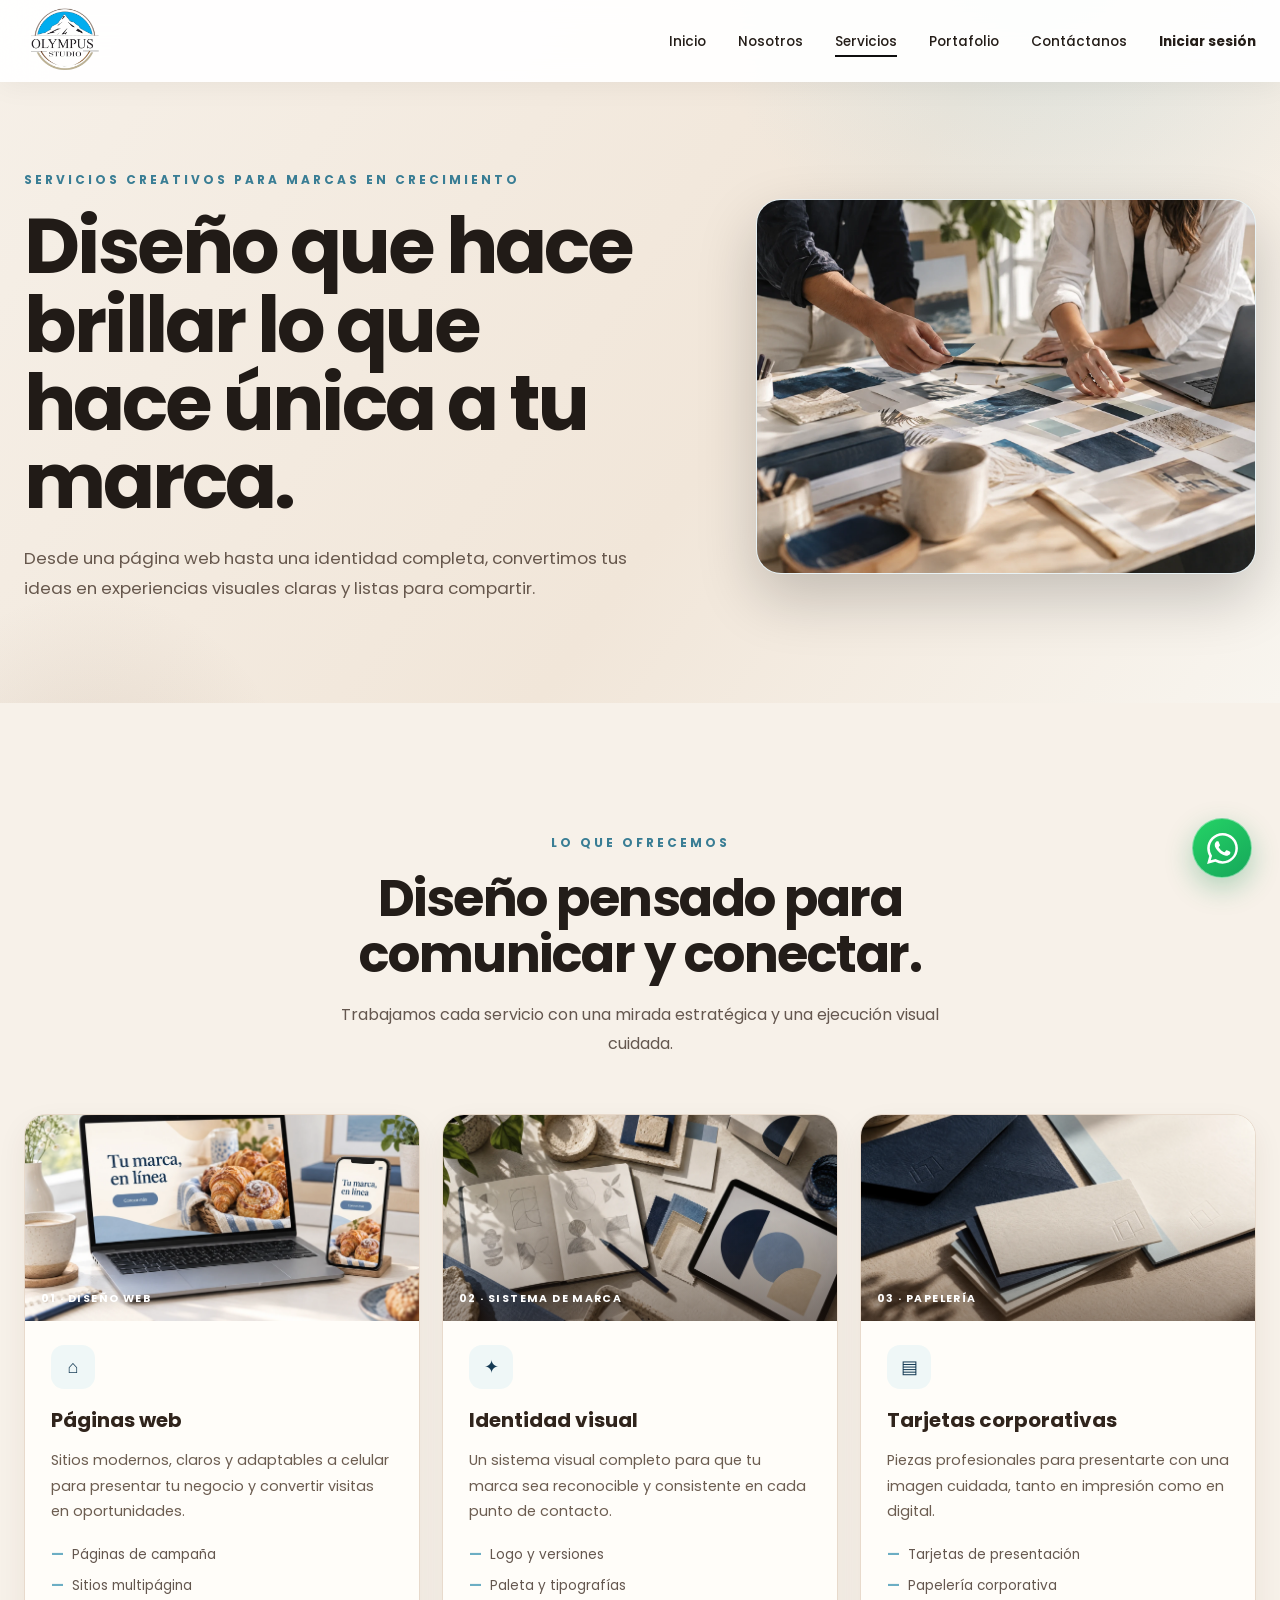
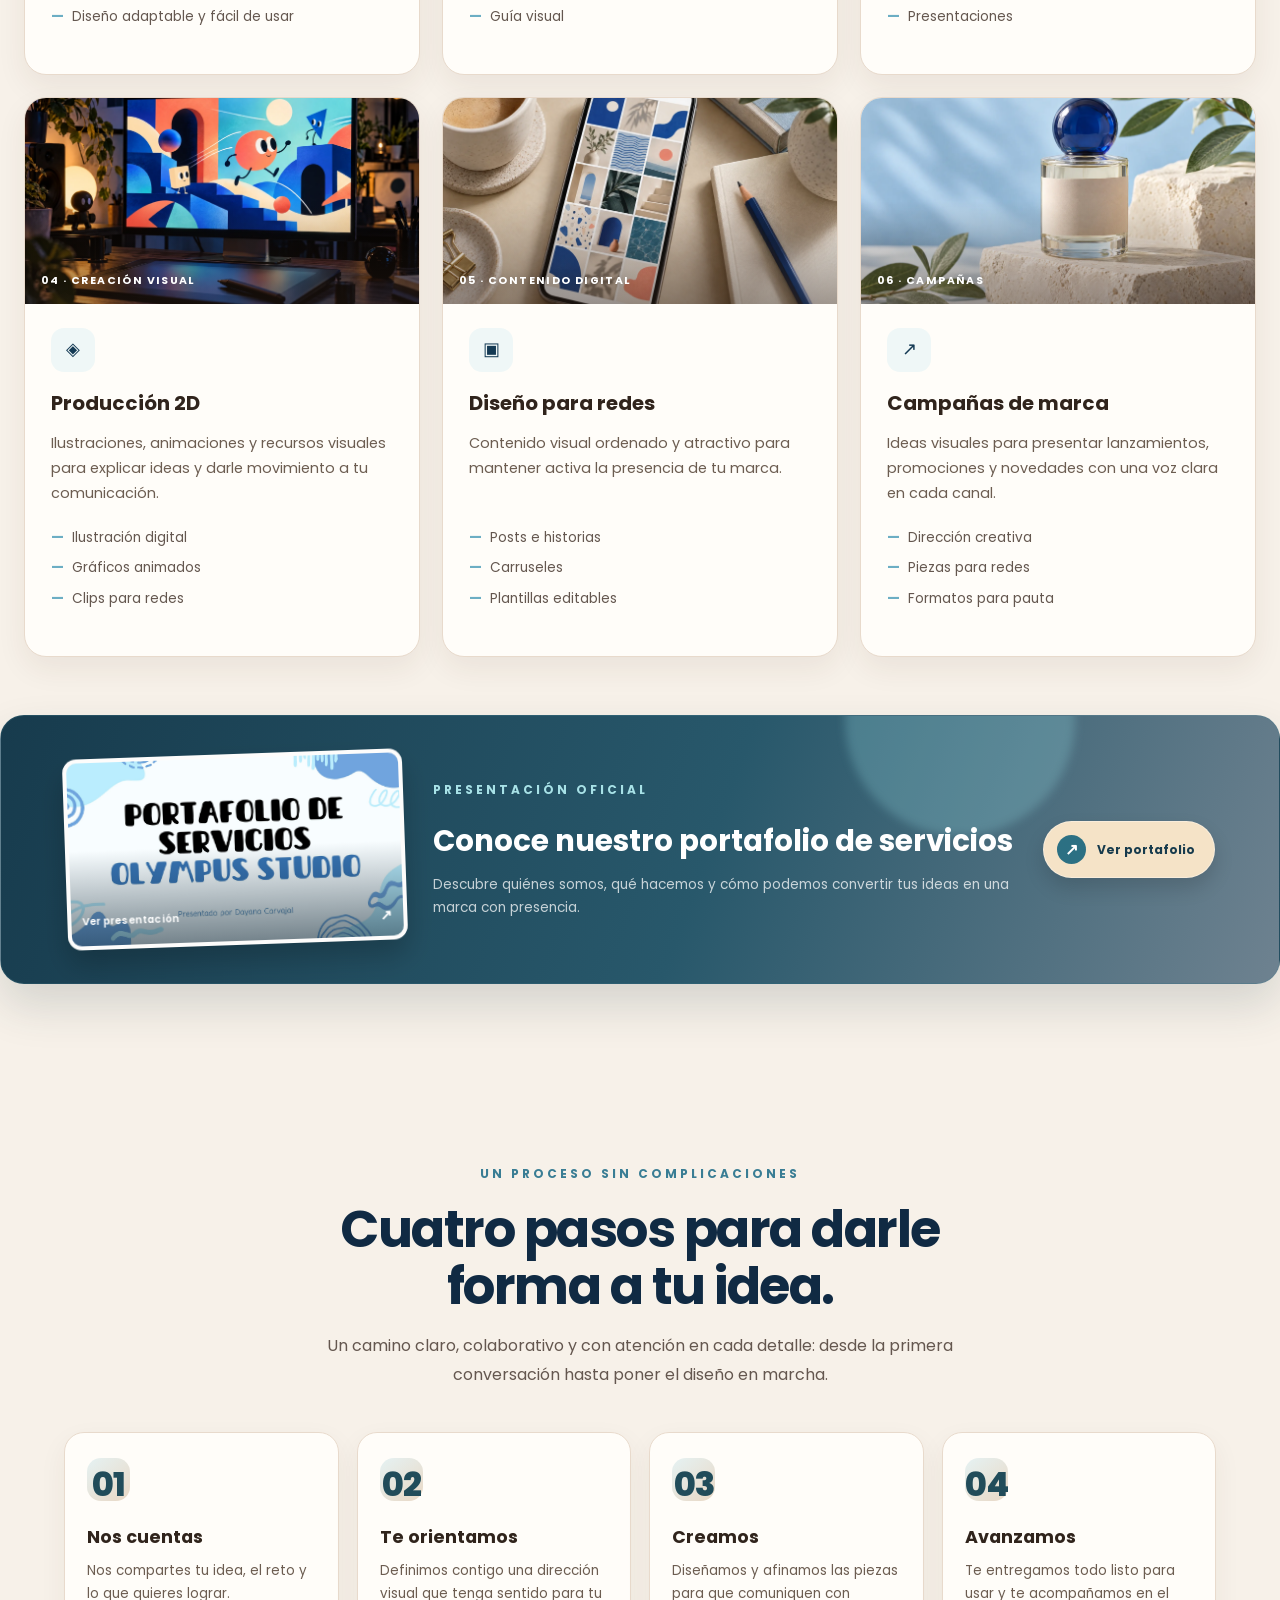
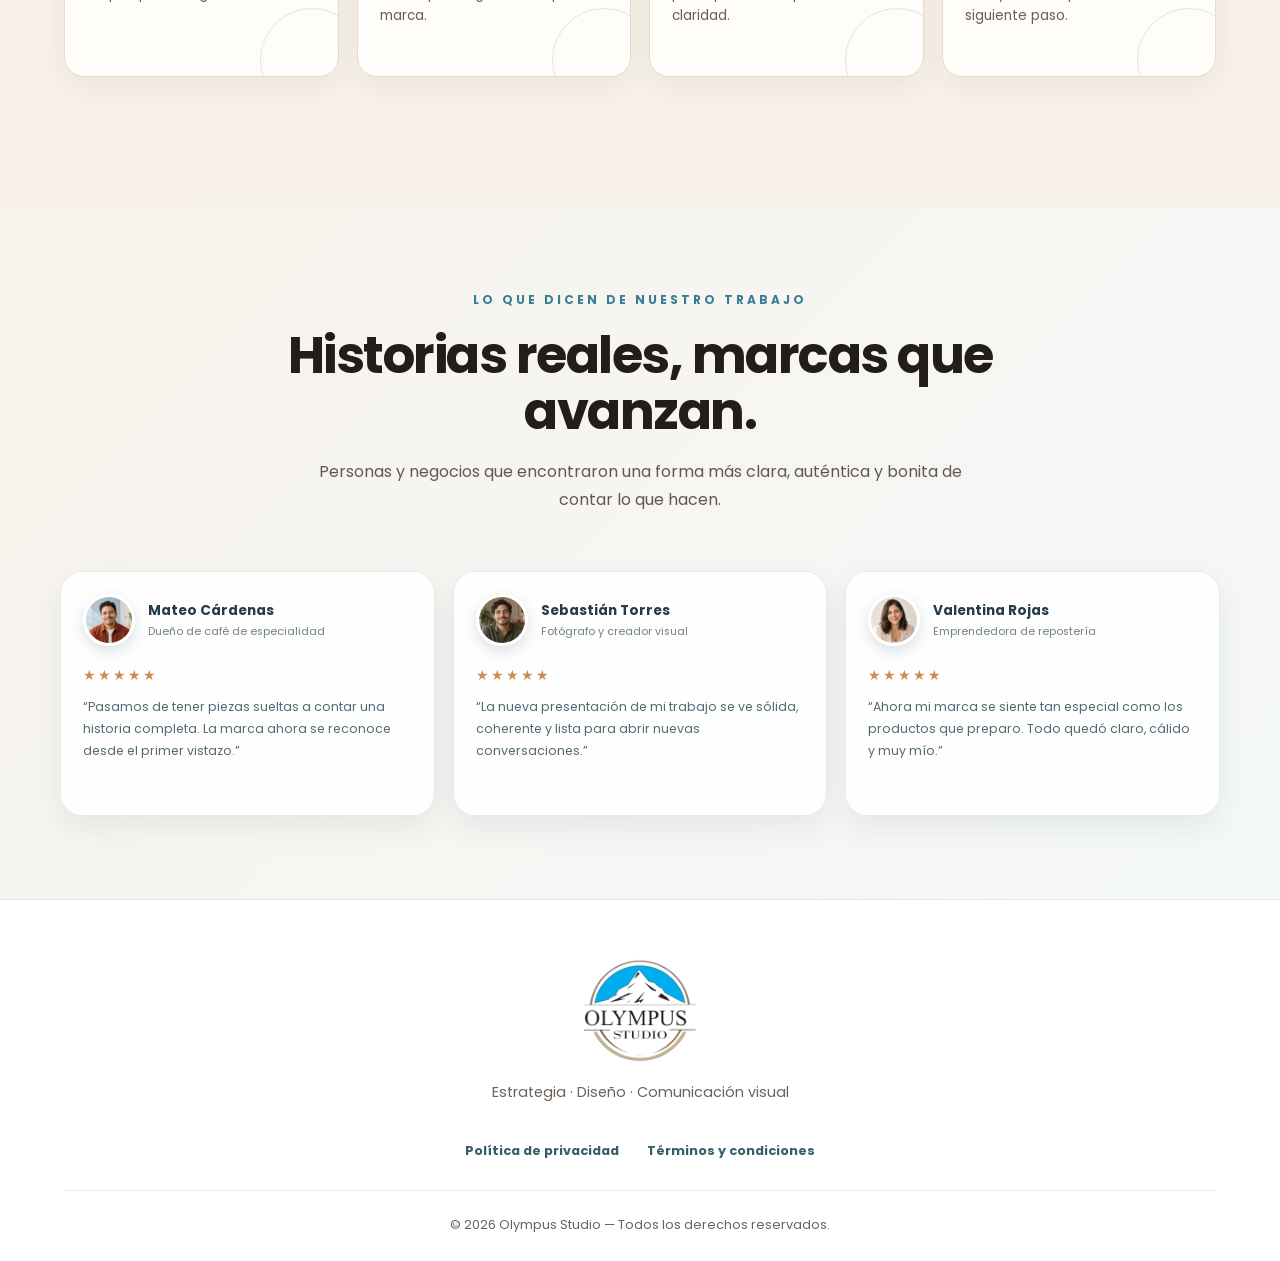
<file: servicios.html>
<!DOCTYPE html>

<html lang="es"><head><meta charset="utf-8"/><meta content="width=device-width, initial-scale=1.0" name="viewport"/><title>Servicios — Olympus Studio</title><meta content="Servicios de páginas web, identidad visual, tarjetas corporativas, producción 2D y diseño para redes." name="description"/><link href="https://fonts.googleapis.com" rel="preconnect"/><link crossorigin="" href="https://fonts.gstatic.com" rel="preconnect"/><link href="https://fonts.googleapis.com/css2?family=Poppins:wght@300;400;500;600;700;800&amp;display=swap" rel="stylesheet"/><link href="css/style.css?v=202610211847" rel="stylesheet"/><link href="img/favicon-128.png?v=3" rel="icon" sizes="128x128" type="image/png"/><link href="img/olympus-studio-logo.png" rel="apple-touch-icon"/></head><body data-page="servicios"><nav aria-label="Navegación principal" class="navbar page-navbar" id="navbar" role="navigation"><div class="navbar-inner"><a aria-label="Olympus Studio, inicio" class="nav-logo" href="index.html"><img alt="Logo de Olympus Studio" class="brand-logo" src="img/olympus-studio-logo.png"/></a><ul class="nav-links" id="navLinks"><li><a class="nav-link" data-page-link="inicio" href="index.html">Inicio</a></li><li><a class="nav-link" data-page-link="nosotros" href="nosotros.html">Nosotros</a></li><li><a class="nav-link" data-page-link="servicios" href="servicios.html">Servicios</a></li><li><a class="nav-link" data-page-link="portafolio" href="portafolio.html">Portafolio</a></li><li><a class="nav-link" data-page-link="contactanos" href="contactanos.html">Contáctanos</a></li><li><a class="nav-link nav-login-link" href="login.html">Iniciar sesión</a></li></ul><button aria-expanded="false" aria-label="Abrir menú" class="mobile-toggle" id="mobileToggle"><span></span><span></span><span></span></button></div></nav><main><section class="page-hero"><div class="page-hero-inner"><div class="page-hero-copy"><span class="page-hero-kicker">Servicios creativos para marcas en crecimiento</span><h1>Diseño que hace brillar lo que hace única a tu marca.</h1><p>Desde una página web hasta una identidad completa, convertimos tus ideas en experiencias visuales claras y listas para compartir.</p></div><figure class="services-hero-visual"><img alt="Diseñadora y emprendedora organizan referencias y colores para un proyecto de marca" fetchpriority="high" loading="eager" src="img/services-hero-consultation.webp"/></figure></div></section><section class="multipage-section services-page-section"><div class="section-heading centered"><span class="section-kicker">Lo que ofrecemos</span><h2>Diseño pensado para comunicar y conectar.</h2><p>Trabajamos cada servicio con una mirada estratégica y una ejecución visual cuidada.</p></div><div class="service-cards service-cards-visual"><article class="service-card service-card-image"><figure class="service-card-visual website-service-visual"><img alt="Sitio web en español adaptado a computador y celular, presentado en laptop y teléfono" decoding="async" loading="lazy" src="img/service-web-spanish.webp"/><span>01 · Diseño web</span></figure><div class="service-card-body"><span aria-hidden="true" class="service-card-icon">⌂</span><h3>Páginas web</h3><p>Sitios modernos, claros y adaptables a celular para presentar tu negocio y convertir visitas en oportunidades.</p><ul><li>Páginas de campaña</li><li>Sitios multipágina</li><li>Diseño adaptable y fácil de usar</li></ul></div></article><article class="service-card service-card-image"><figure class="service-card-visual"><img alt="Bocetos y muestras de color para construir una identidad visual" decoding="async" loading="lazy" src="img/service-identity-new.webp"/><span>02 · Sistema de marca</span></figure><div class="service-card-body"><span aria-hidden="true" class="service-card-icon">✦</span><h3>Identidad visual</h3><p>Un sistema visual completo para que tu marca sea reconocible y consistente en cada punto de contacto.</p><ul><li>Logo y versiones</li><li>Paleta y tipografías</li><li>Guía visual</li></ul></div></article><article class="service-card service-card-image"><figure class="service-card-visual"><img alt="Tarjetas corporativas, sobre y papelería impresa sobre una mesa clara" decoding="async" loading="lazy" src="img/service-stationery-new.webp"/><span>03 · Papelería</span></figure><div class="service-card-body"><span aria-hidden="true" class="service-card-icon">▤</span><h3>Tarjetas corporativas</h3><p>Piezas profesionales para presentarte con una imagen cuidada, tanto en impresión como en digital.</p><ul><li>Tarjetas de presentación</li><li>Papelería corporativa</li><li>Presentaciones</li></ul></div></article><article class="service-card service-card-image"><figure class="service-card-visual"><img alt="Diseño de animación 2D con formas geométricas en una pantalla" decoding="async" loading="lazy" src="img/service-motion-new.webp"/><span>04 · Creación visual</span></figure><div class="service-card-body"><span aria-hidden="true" class="service-card-icon">◈</span><h3>Producción 2D</h3><p>Ilustraciones, animaciones y recursos visuales para explicar ideas y darle movimiento a tu comunicación.</p><ul><li>Ilustración digital</li><li>Gráficos animados</li><li>Clips para redes</li></ul></div></article><article class="service-card service-card-image"><figure class="service-card-visual"><img alt="Diseño de contenidos visuales para redes sociales" decoding="async" loading="lazy" src="img/service-social.webp"/><span>05 · Contenido digital</span></figure><div class="service-card-body"><span aria-hidden="true" class="service-card-icon">▣</span><h3>Diseño para redes</h3><p>Contenido visual ordenado y atractivo para mantener activa la presencia de tu marca.</p><ul><li>Posts e historias</li><li>Carruseles</li><li>Plantillas editables</li></ul></div></article><article class="service-card service-card-image"><figure class="service-card-visual"><img alt="Fotografía de campaña de producto con frasco azul, café claro y tonos crema" decoding="async" loading="lazy" src="img/service-campaign.webp"/><span>06 · Campañas</span></figure><div class="service-card-body"><span aria-hidden="true" class="service-card-icon">↗</span><h3>Campañas de marca</h3><p>Ideas visuales para presentar lanzamientos, promociones y novedades con una voz clara en cada canal.</p><ul><li>Dirección creativa</li><li>Piezas para redes</li><li>Formatos para pauta</li></ul></div></article></div><div aria-label="Portafolio de servicios de Dayana Carvajal" class="services-portfolio-feature" id="portafolioServicios">
<div class="services-portfolio-feature-glow"></div>
<a aria-label="Abrir portada del portafolio de servicios" class="services-portfolio-cover" href="img/portafolio-servicios.html" rel="noopener" target="_blank">
<img alt="Portada del Portafolio de Servicios de Olympus Studio, presentado por Dayana Carvajal" loading="lazy" src="img/portfolio-services-cover.jpg"/>
<span>Ver presentación <b aria-hidden="true">↗</b></span>
</a>
<div class="services-portfolio-feature-copy">
<span class="section-kicker">Presentación oficial</span>
<h3>Conoce nuestro portafolio de servicios</h3>
<p>Descubre quiénes somos, qué hacemos y cómo podemos convertir tus ideas en una marca con presencia.</p>
</div>
<a aria-label="Abrir portafolio de servicios en una nueva pestaña" class="services-portfolio-cta" href="img/portafolio-servicios.html" rel="noopener" target="_blank">
<span aria-hidden="true" class="services-portfolio-cta-icon">↗</span>
<span>Ver portafolio</span>
</a>
</div></section><section class="service-how multipage-section"><div class="section-heading centered"><span class="section-kicker">Un proceso sin complicaciones</span><h2>Cuatro pasos para darle forma a tu idea.</h2><p>Un camino claro, colaborativo y con atención en cada detalle: desde la primera conversación hasta poner el diseño en marcha.</p></div><div class="process-grid"><article class="process-card"><div class="process-number">01</div><h3>Nos cuentas</h3><p>Nos compartes tu idea, el reto y lo que quieres lograr.</p></article><article class="process-card"><div class="process-number">02</div><h3>Te orientamos</h3><p>Definimos contigo una dirección visual que tenga sentido para tu marca.</p></article><article class="process-card"><div class="process-number">03</div><h3>Creamos</h3><p>Diseñamos y afinamos las piezas para que comuniquen con claridad.</p></article><article class="process-card"><div class="process-number">04</div><h3>Avanzamos</h3><p>Te entregamos todo listo para usar y te acompañamos en el siguiente paso.</p></article></div></section><section aria-labelledby="testimonialsTitle" class="testimonials-section multipage-section">
<div class="testimonials-inner">
<div class="section-heading centered"><span class="section-kicker">Lo que dicen de nuestro trabajo</span><h2 id="testimonialsTitle">Historias reales, marcas que avanzan.</h2><p>Personas y negocios que encontraron una forma más clara, auténtica y bonita de contar lo que hacen.</p></div>
<div class="testimonials-grid">
<article class="testimonial-card"><div class="testimonial-top"><img alt="Mateo Cárdenas" loading="lazy" src="img/testimonials/testimonial-06.jpg"/><div><h3>Mateo Cárdenas</h3><p>Dueño de café de especialidad</p></div></div><div aria-label="5 de 5 estrellas" class="testimonial-stars">★★★★★</div><blockquote>“Pasamos de tener piezas sueltas a contar una historia completa. La marca ahora se reconoce desde el primer vistazo.”</blockquote></article><article class="testimonial-card"><div class="testimonial-top"><img alt="Sebastián Torres" loading="lazy" src="img/testimonials/testimonial-04.jpg"/><div><h3>Sebastián Torres</h3><p>Fotógrafo y creador visual</p></div></div><div aria-label="5 de 5 estrellas" class="testimonial-stars">★★★★★</div><blockquote>“La nueva presentación de mi trabajo se ve sólida, coherente y lista para abrir nuevas conversaciones.”</blockquote></article><article class="testimonial-card"><div class="testimonial-top"><img alt="Valentina Rojas" loading="lazy" src="img/testimonials/testimonial-01.jpg"/><div><h3>Valentina Rojas</h3><p>Emprendedora de repostería</p></div></div><div aria-label="5 de 5 estrellas" class="testimonial-stars">★★★★★</div><blockquote>“Ahora mi marca se siente tan especial como los productos que preparo. Todo quedó claro, cálido y muy mío.”</blockquote></article></div>
</div>
</section></main><footer class="footer" role="contentinfo"><div class="footer-inner"><div class="footer-brand"><img alt="Olympus Studio" class="footer-logo-image" src="img/olympus-studio-logo.png"/></div><p class="footer-tagline">Estrategia · Diseño · Comunicación visual</p><div aria-label="Información legal" class="footer-legal-links"><button aria-controls="modalPrivacidad" aria-haspopup="dialog" class="footer-legal-link" onclick="showModal('privacidad')" type="button">Política de privacidad</button><button aria-controls="modalTerminos" aria-haspopup="dialog" class="footer-legal-link" onclick="showModal('terminos')" type="button">Términos y condiciones</button></div><p class="footer-copy">© 2026 Olympus Studio — Todos los derechos reservados.</p></div></footer><div class="modal-overlay" id="modalOverlay" onclick="closeModal()"></div><div aria-labelledby="siteTermsTitle" aria-modal="true" class="modal modal-legal" id="modalTerminos" role="dialog" tabindex="-1"><button aria-label="Cerrar" class="modal-close" onclick="closeModal()" type="button">×</button><span class="legal-modal-kicker">Olympus Studio · Información general</span><h3 id="siteTermsTitle">Términos y condiciones</h3><div class="modal-content"><p><strong>Uso del contenido.</strong> El sitio y el portafolio incluyen exploraciones visuales y muestras ilustrativas.</p><p>No copies, publiques ni atribuyas como propios textos o imágenes sin contar con autorización.</p><p><strong>Solicitudes de servicio.</strong> Enviar una consulta no constituye una cotización, una reserva ni un contrato.</p><p>El alcance, los tiempos, las revisiones, los valores y los derechos de uso se confirman en una propuesta aceptada por ambas partes.</p><p><strong>Información compartida.</strong> Verifica tus datos y comparte solo materiales que tengas permiso para enviar.</p><p><strong>Servicios externos.</strong> El formulario prepara un mensaje para WhatsApp; el acceso y uso de ese servicio se rige por sus propias condiciones.</p><p class="legal-modal-note">Texto informativo para el prototipo del sitio. Revísalo para reflejar las condiciones comerciales reales antes de publicarlo.</p></div></div><div aria-labelledby="sitePrivacyTitle" aria-modal="true" class="modal modal-legal" id="modalPrivacidad" role="dialog" tabindex="-1"><button aria-label="Cerrar" class="modal-close" onclick="closeModal()" type="button">×</button><span class="legal-modal-kicker">Olympus Studio · Datos y privacidad</span><h3 id="sitePrivacyTitle">Política de privacidad</h3><div class="modal-content"><p><strong>Consultas de contacto.</strong> El formulario solicita nombre, correo, teléfono, servicio de interés y mensaje para preparar una respuesta a tu consulta.</p><p>Al pulsar el botón se abre WhatsApp con el texto;</p><p>esta versión del sitio no lo envía a un servidor propio.</p><p>Tú decides si lo envías.</p><p>WhatsApp procesa la información que compartas conforme a sus propias políticas.</p><p><strong>Cuentas de demostración.</strong> Los perfiles y datos creados en el acceso de prueba se guardan localmente en el navegador.</p><p>No uses contraseñas ni información sensible reales;</p><p>puedes borrar esos datos eliminando el almacenamiento de este sitio en tu navegador.</p><p><strong>Control de tus datos.</strong> Comparte solo la información necesaria. Para solicitar una actualización o eliminación, utiliza la página Contáctanos.</p><p class="legal-modal-note">Aviso informativo para esta versión estática.</p><p class="legal-modal-note">Antes de usar el sitio comercialmente, revisa la identidad del responsable, los plazos de conservación y el procedimiento aplicable de protección de datos.</p></div></div><script src="js/main.js?v=20261007h"></script><a aria-label="Abrir WhatsApp de Olympus Studio al +57 302 610 4924" class="whatsapp-float" href="https://wa.me/573026104924?text=Hola%2C%20Olympus%20Studio.%20Quisiera%20informaci%C3%B3n%20sobre%20sus%20servicios." rel="noopener noreferrer" target="_blank">
<svg aria-hidden="true" focusable="false" viewbox="0 0 24 24" xmlns="http://www.w3.org/2000/svg"><path clip-rule="evenodd" d="M17.472 14.382c-.297-.149-1.758-.867-2.03-.967-.273-.099-.471-.148-.67.15-.197.297-.768.967-.94 1.166-.173.198-.347.223-.644.074-.297-.149-1.255-.463-2.39-1.475-.883-.788-1.48-1.761-1.653-2.059-.173-.297-.018-.458.13-.606.134-.133.297-.347.446-.52.149-.174.198-.298.297-.497.1-.198.05-.371-.025-.52-.074-.149-.669-1.611-.917-2.206-.242-.579-.487-.5-.669-.51l-.57-.01c-.198 0-.52.074-.793.371s-1.04 1.016-1.04 2.479 1.065 2.875 1.213 3.073c.149.198 2.095 3.2 5.076 4.487.709.306 1.262.489 1.694.626.712.227 1.36.195 1.872.118.571-.085 1.758-.719 2.006-1.413.248-.694.248-1.289.174-1.413-.075-.124-.273-.198-.57-.347m-5.421 7.403h-.004a9.87 9.87 0 0 1-5.031-1.378l-.361-.214-3.741.982.999-3.648-.235-.374a9.86 9.86 0 0 1-1.511-5.26c.001-5.45 4.438-9.886 9.893-9.886 2.643.001 5.128 1.031 6.996 2.902a9.825 9.825 0 0 1 2.897 6.994c-.003 5.45-4.44 9.882-9.902 9.882m8.416-18.297A11.815 11.815 0 0 0 12.05 0C5.495 0 .16 5.333.157 11.89c0 2.096.547 4.142 1.588 5.946L.057 24l6.335-1.662a11.882 11.882 0 0 0 5.657 1.441h.005c6.554 0 11.89-5.333 11.893-11.89a11.838 11.838 0 0 0-3.48-8.401z" fill-rule="evenodd"></path></svg>
</a></body></html>
</file>
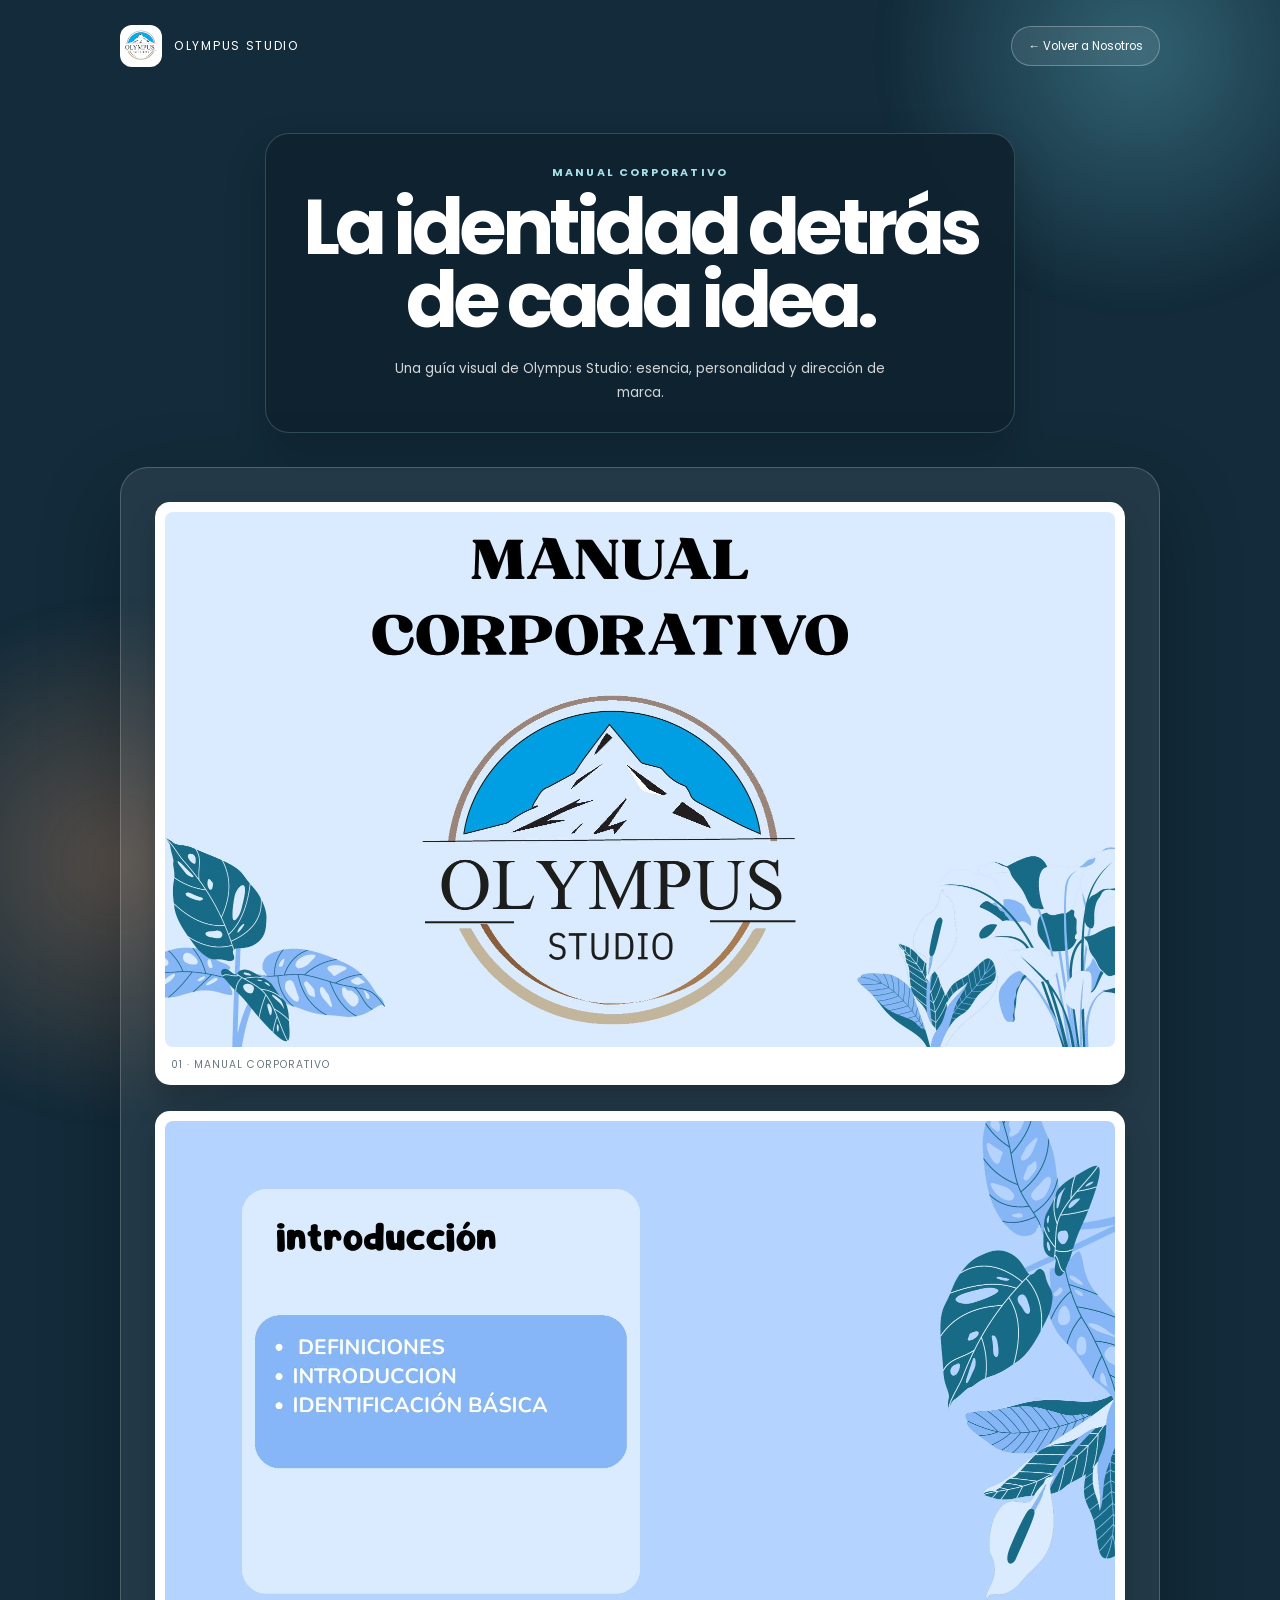
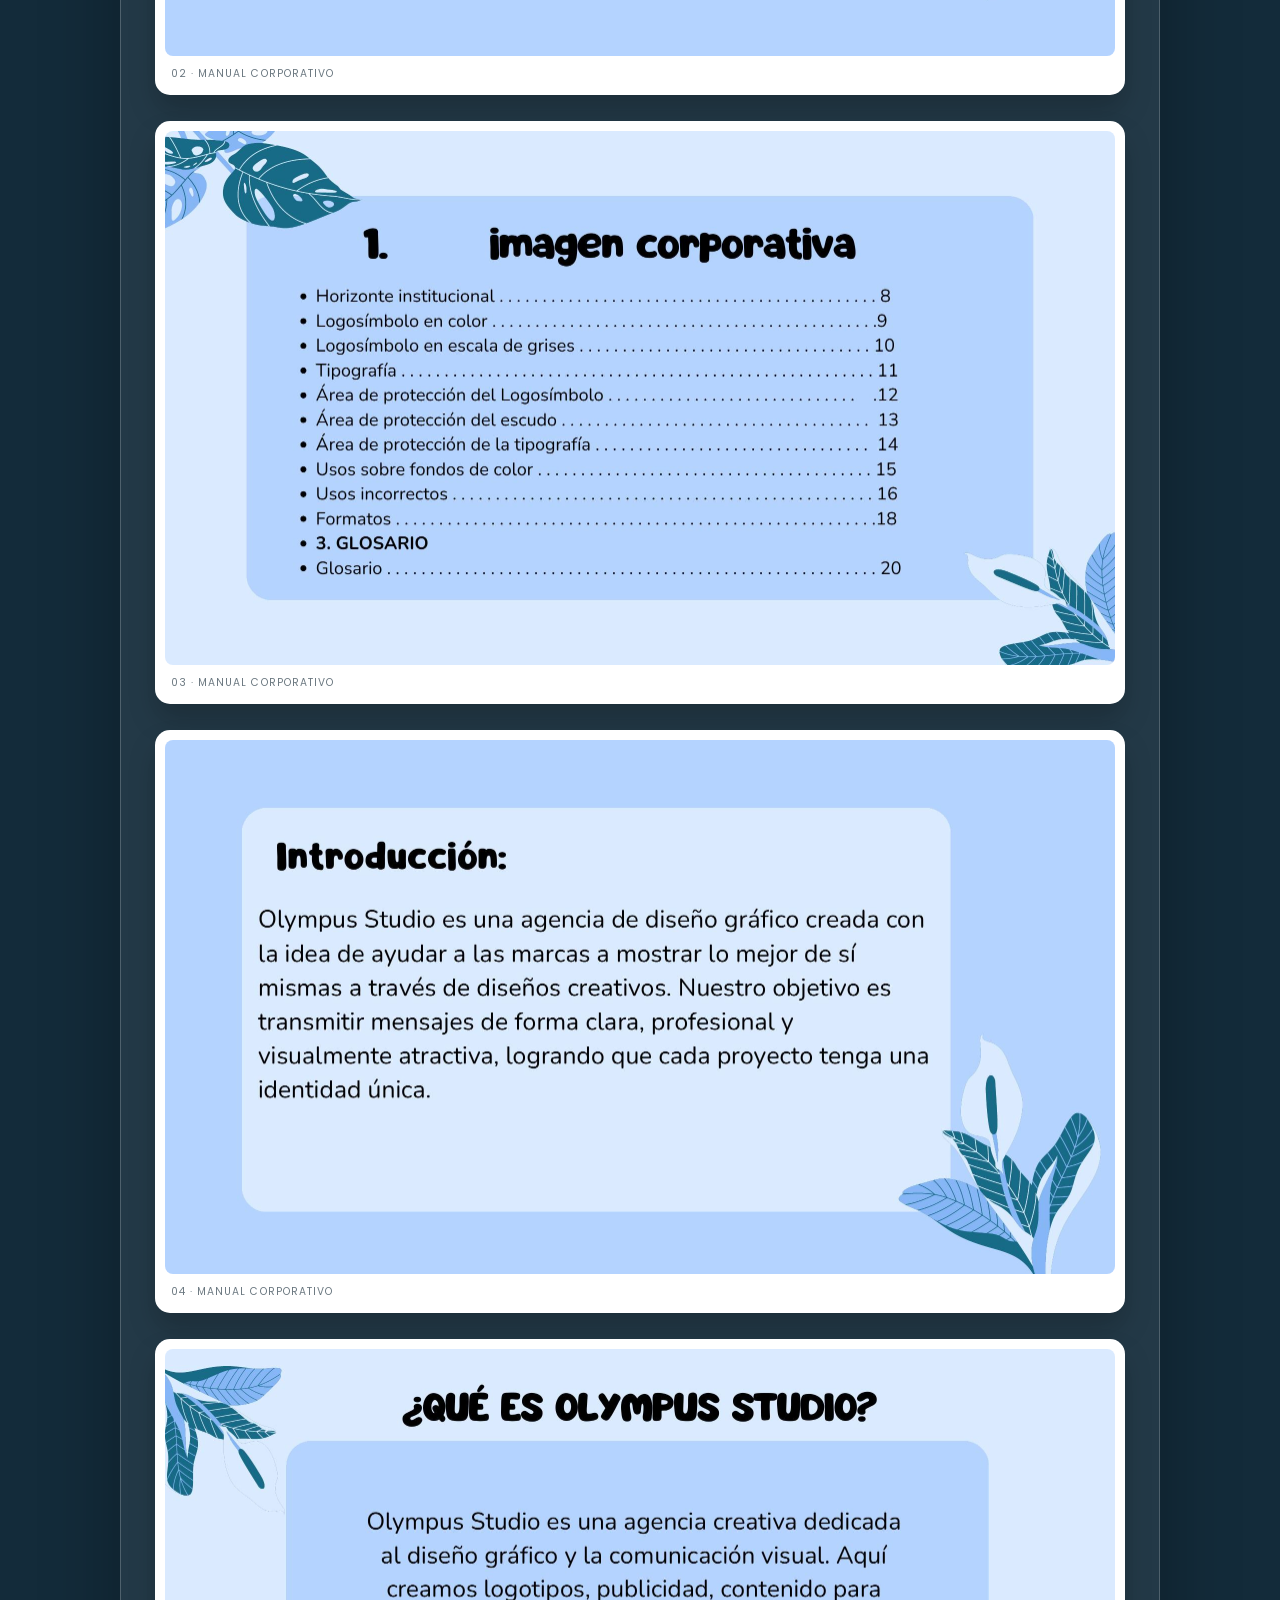
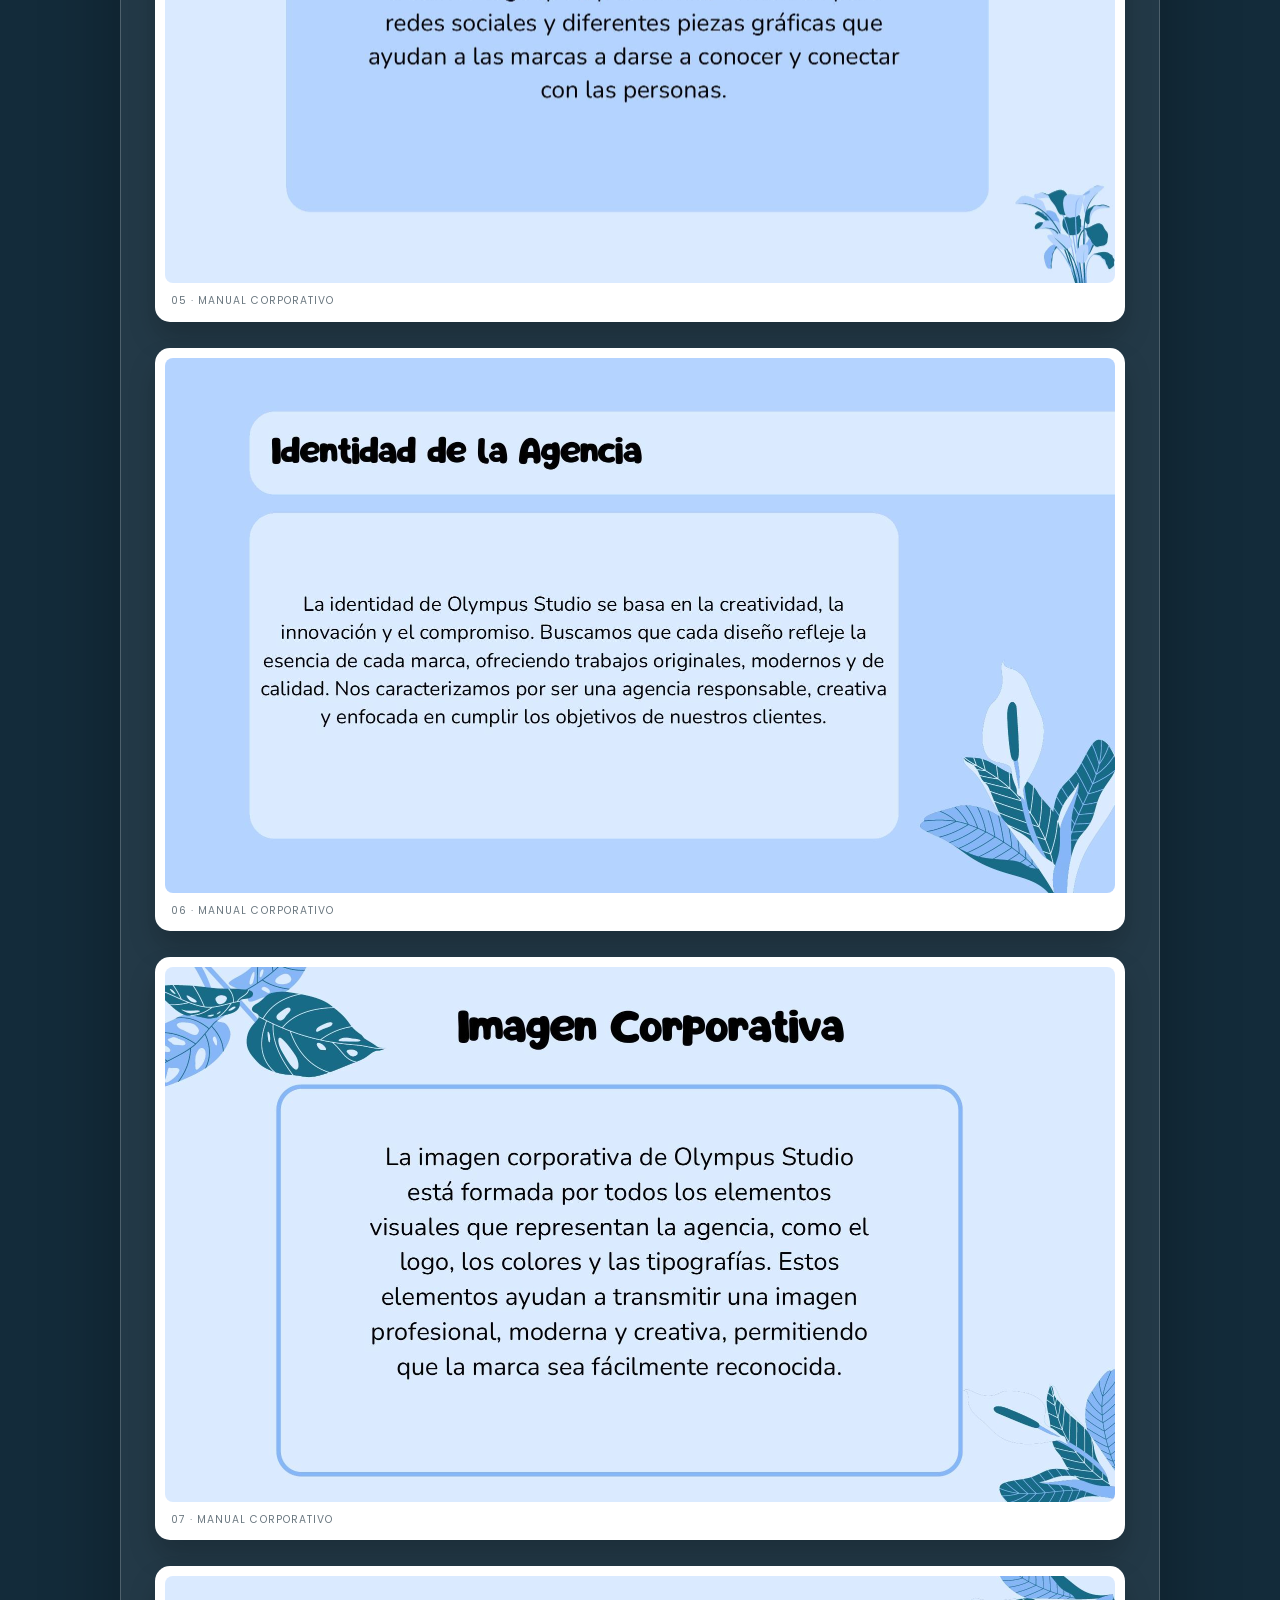
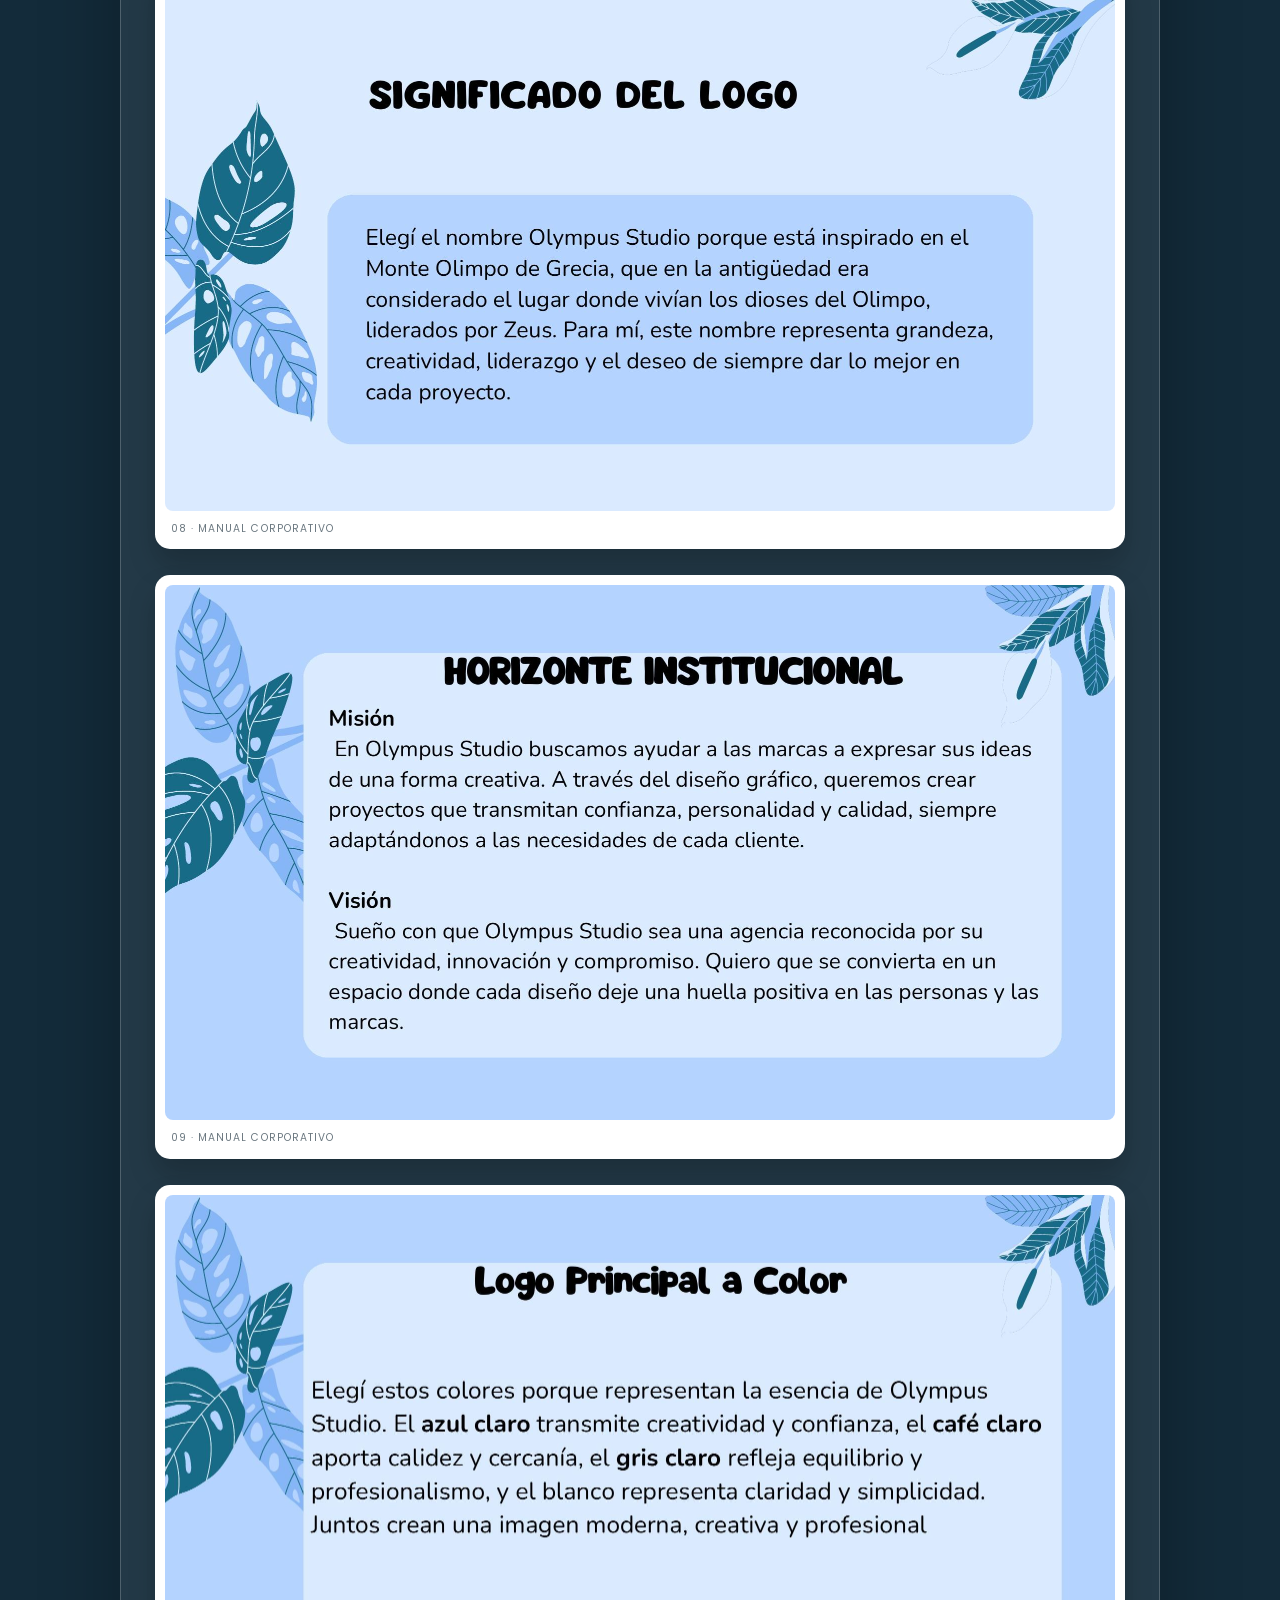
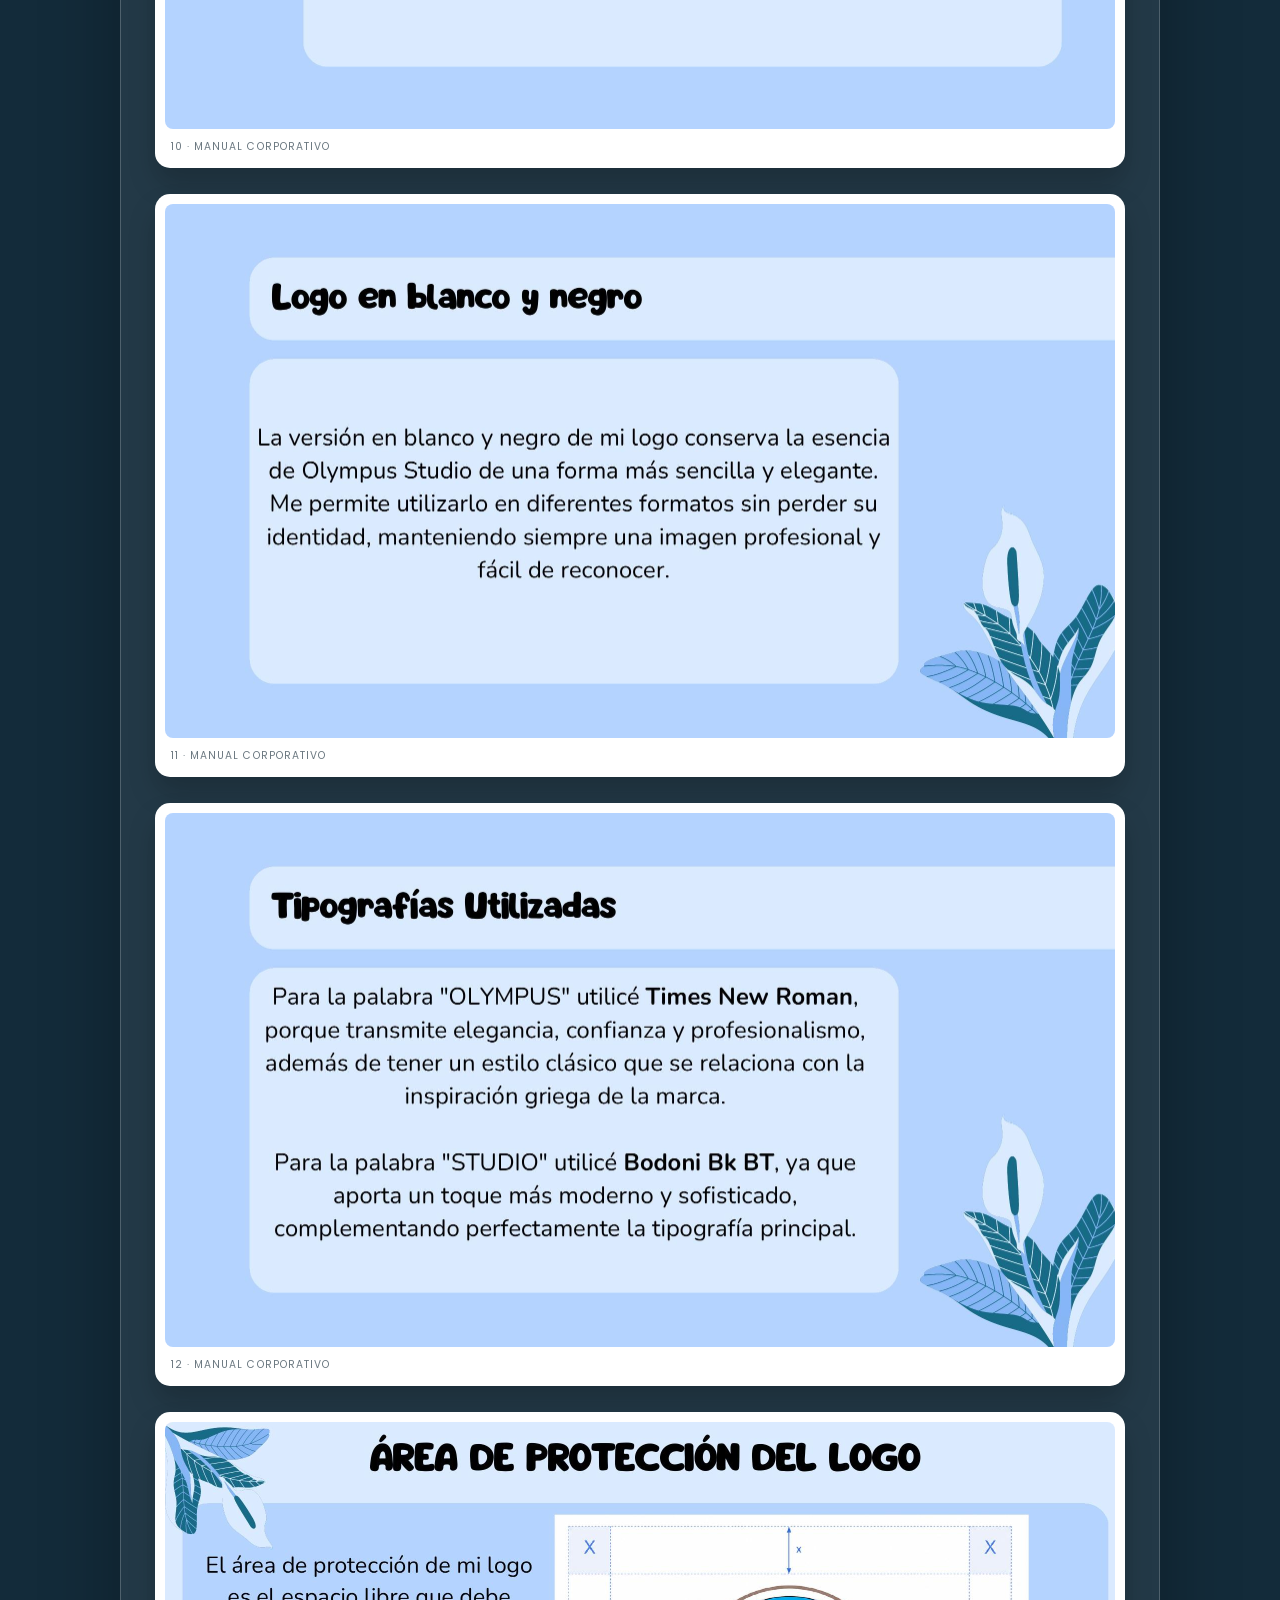
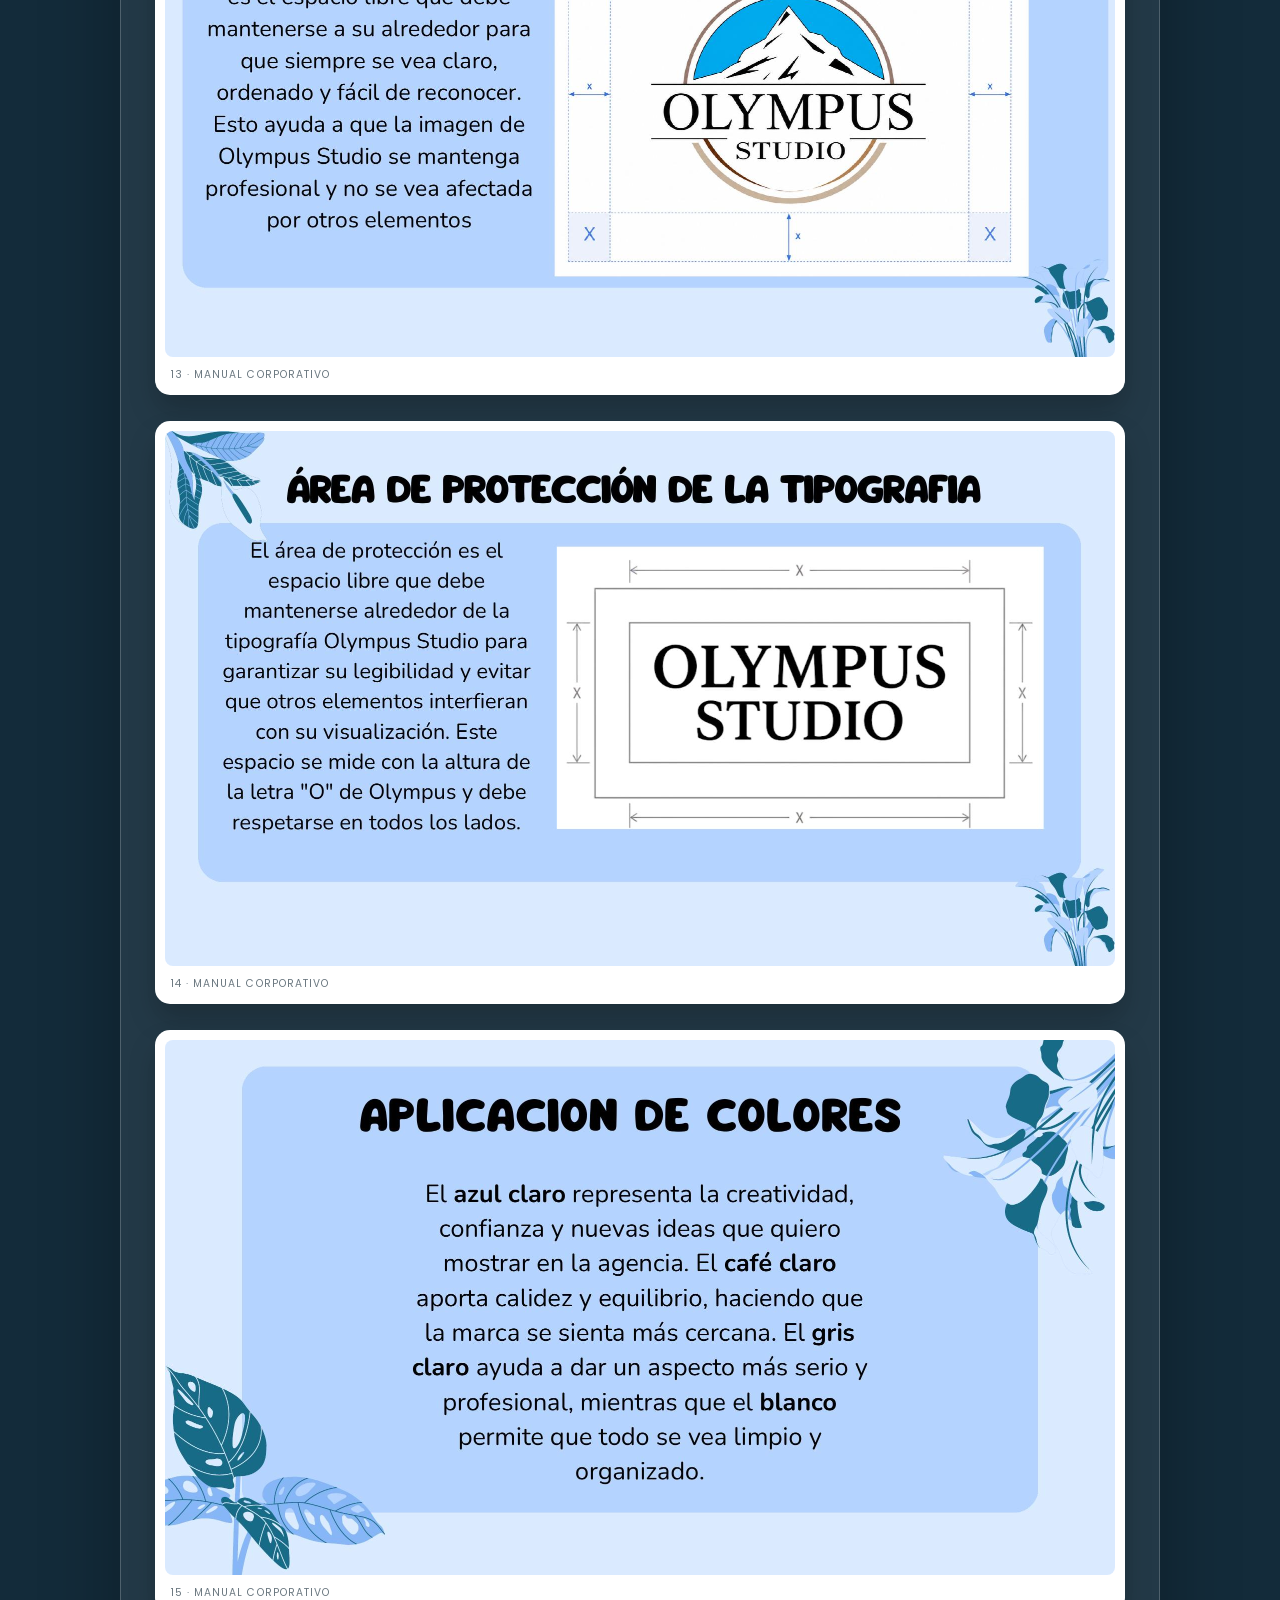
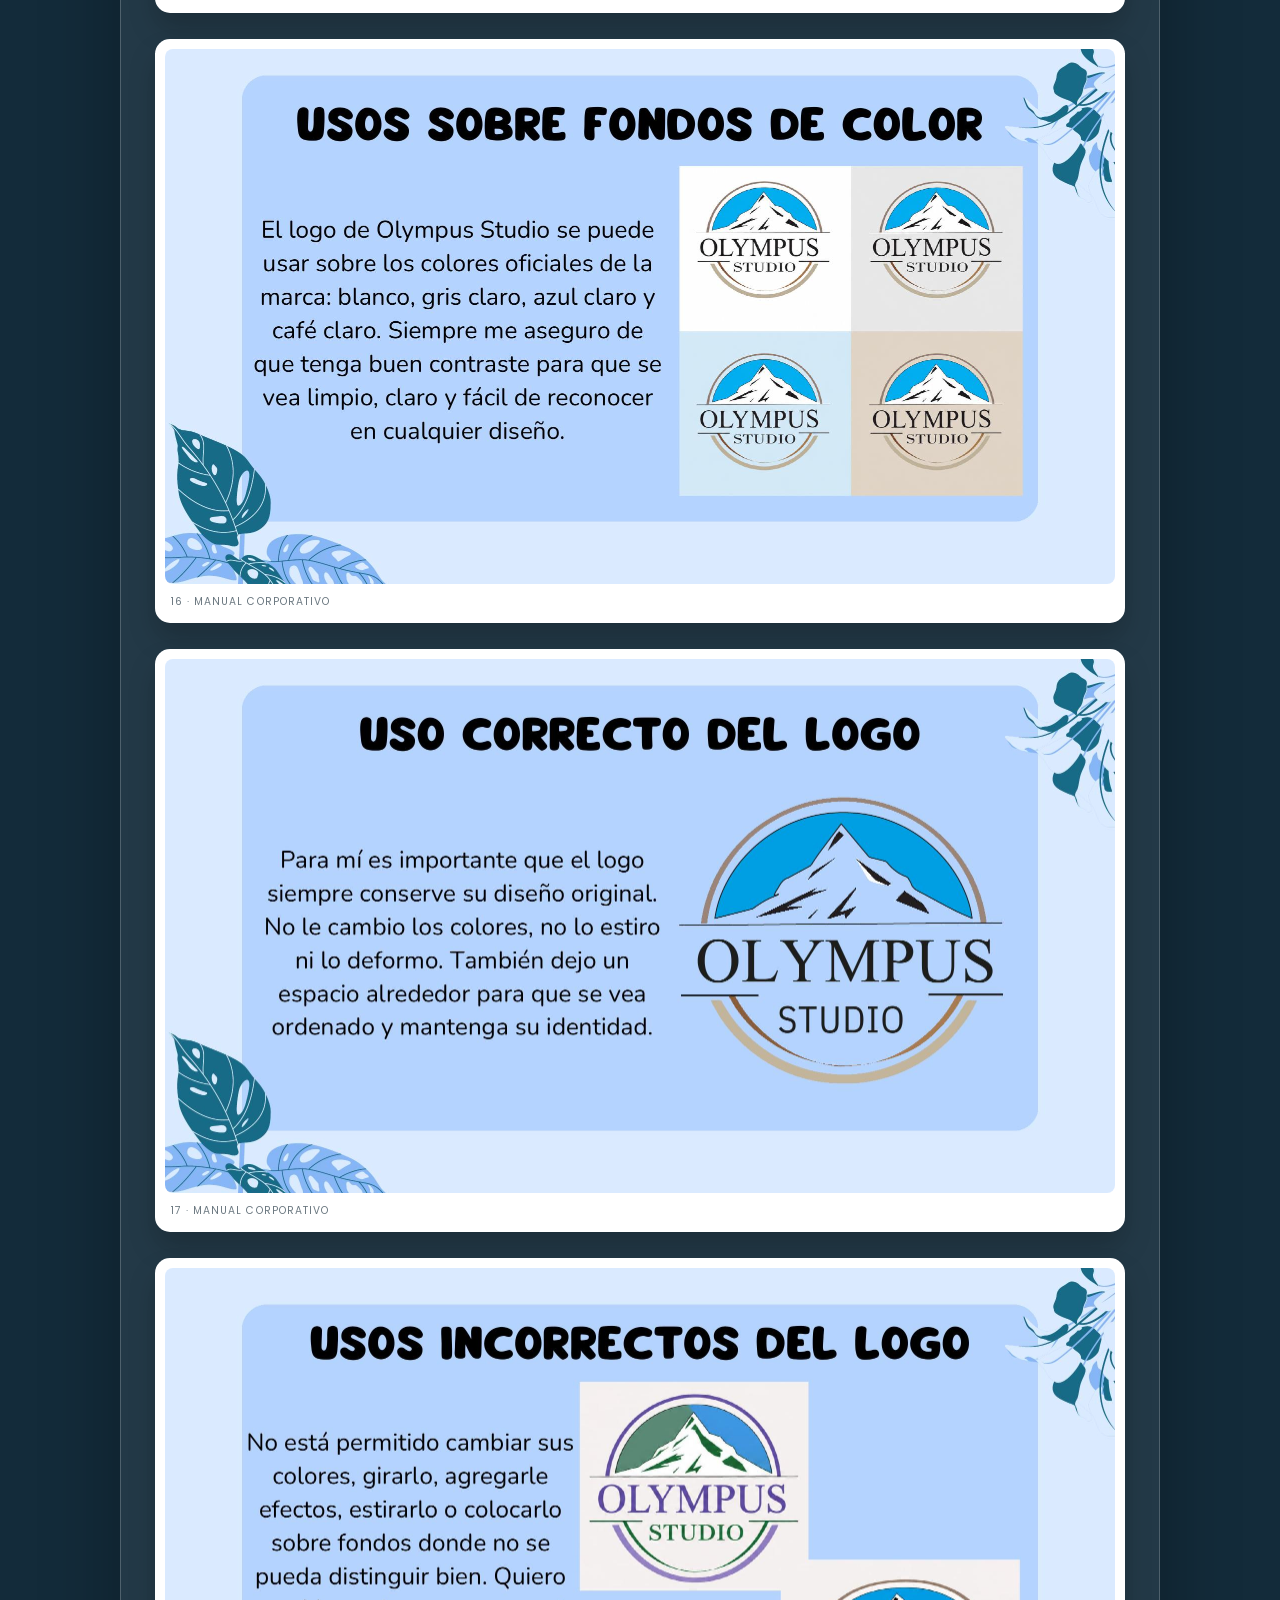
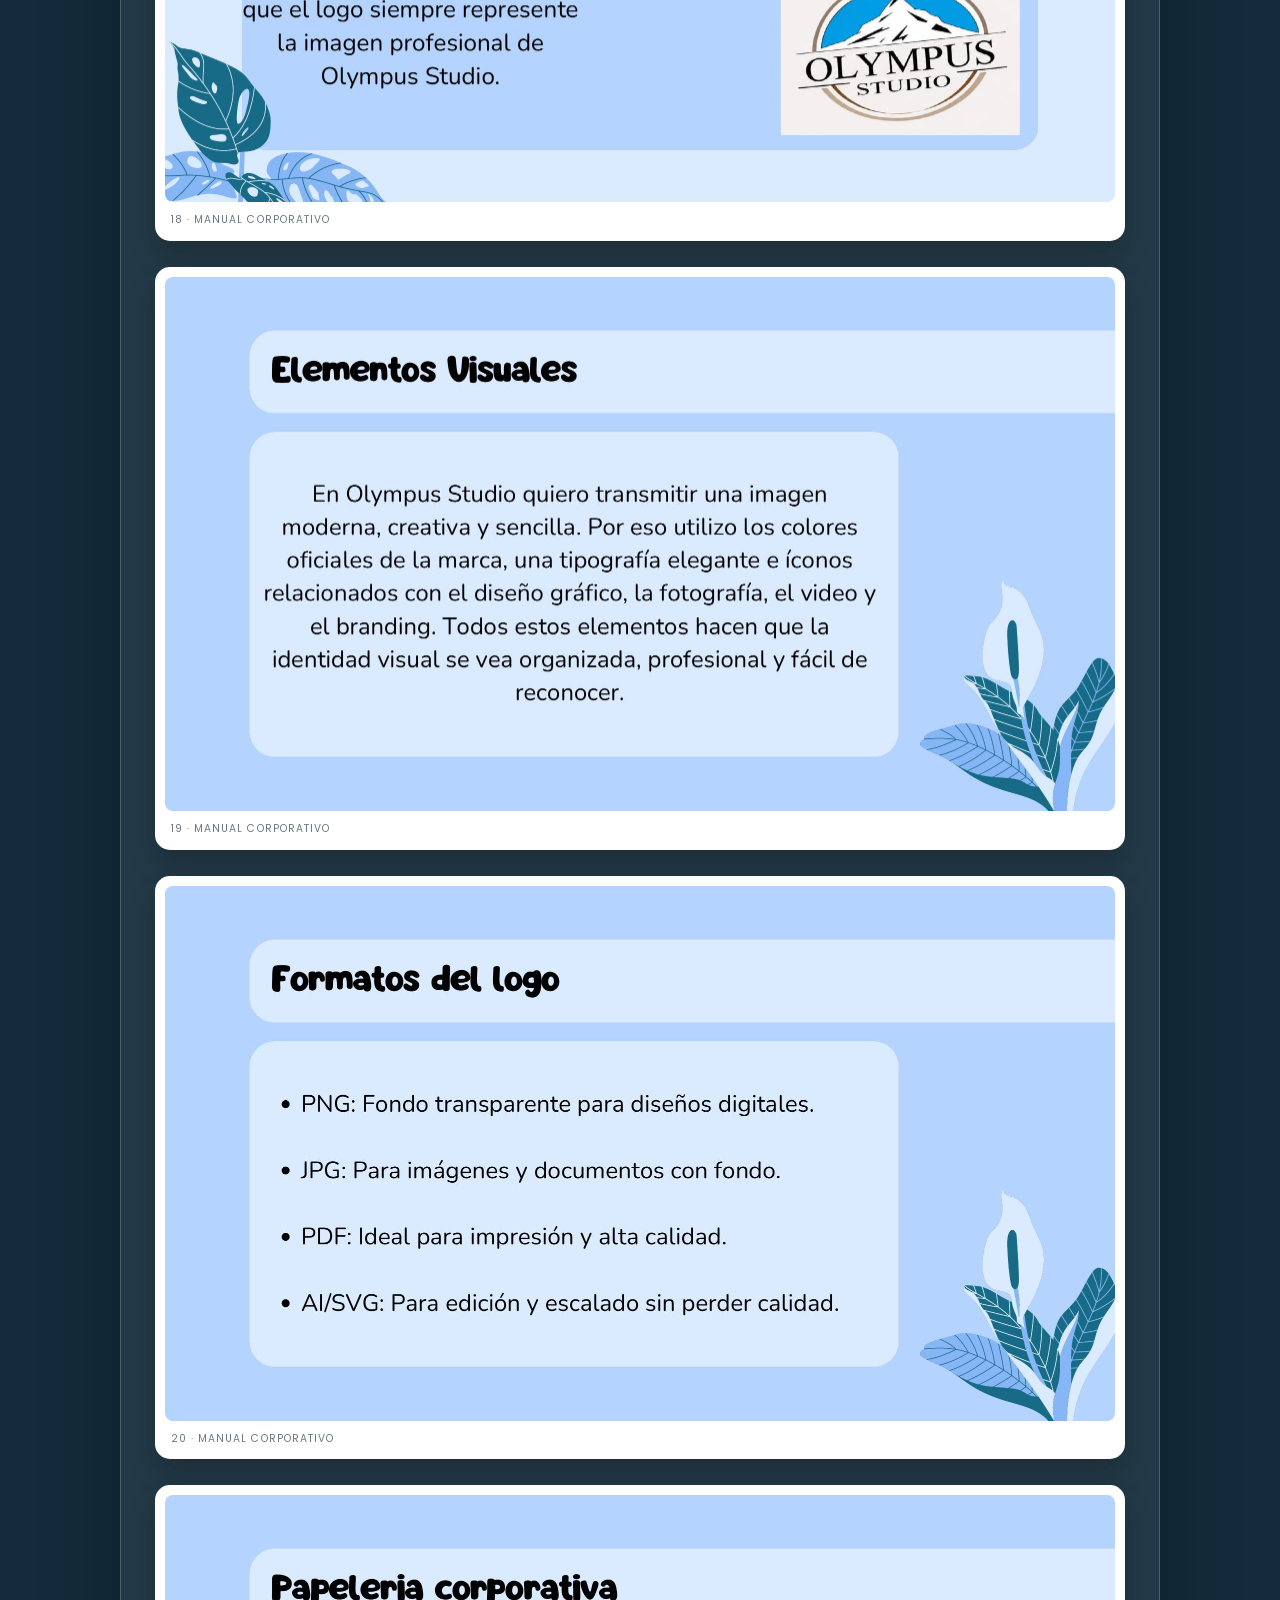
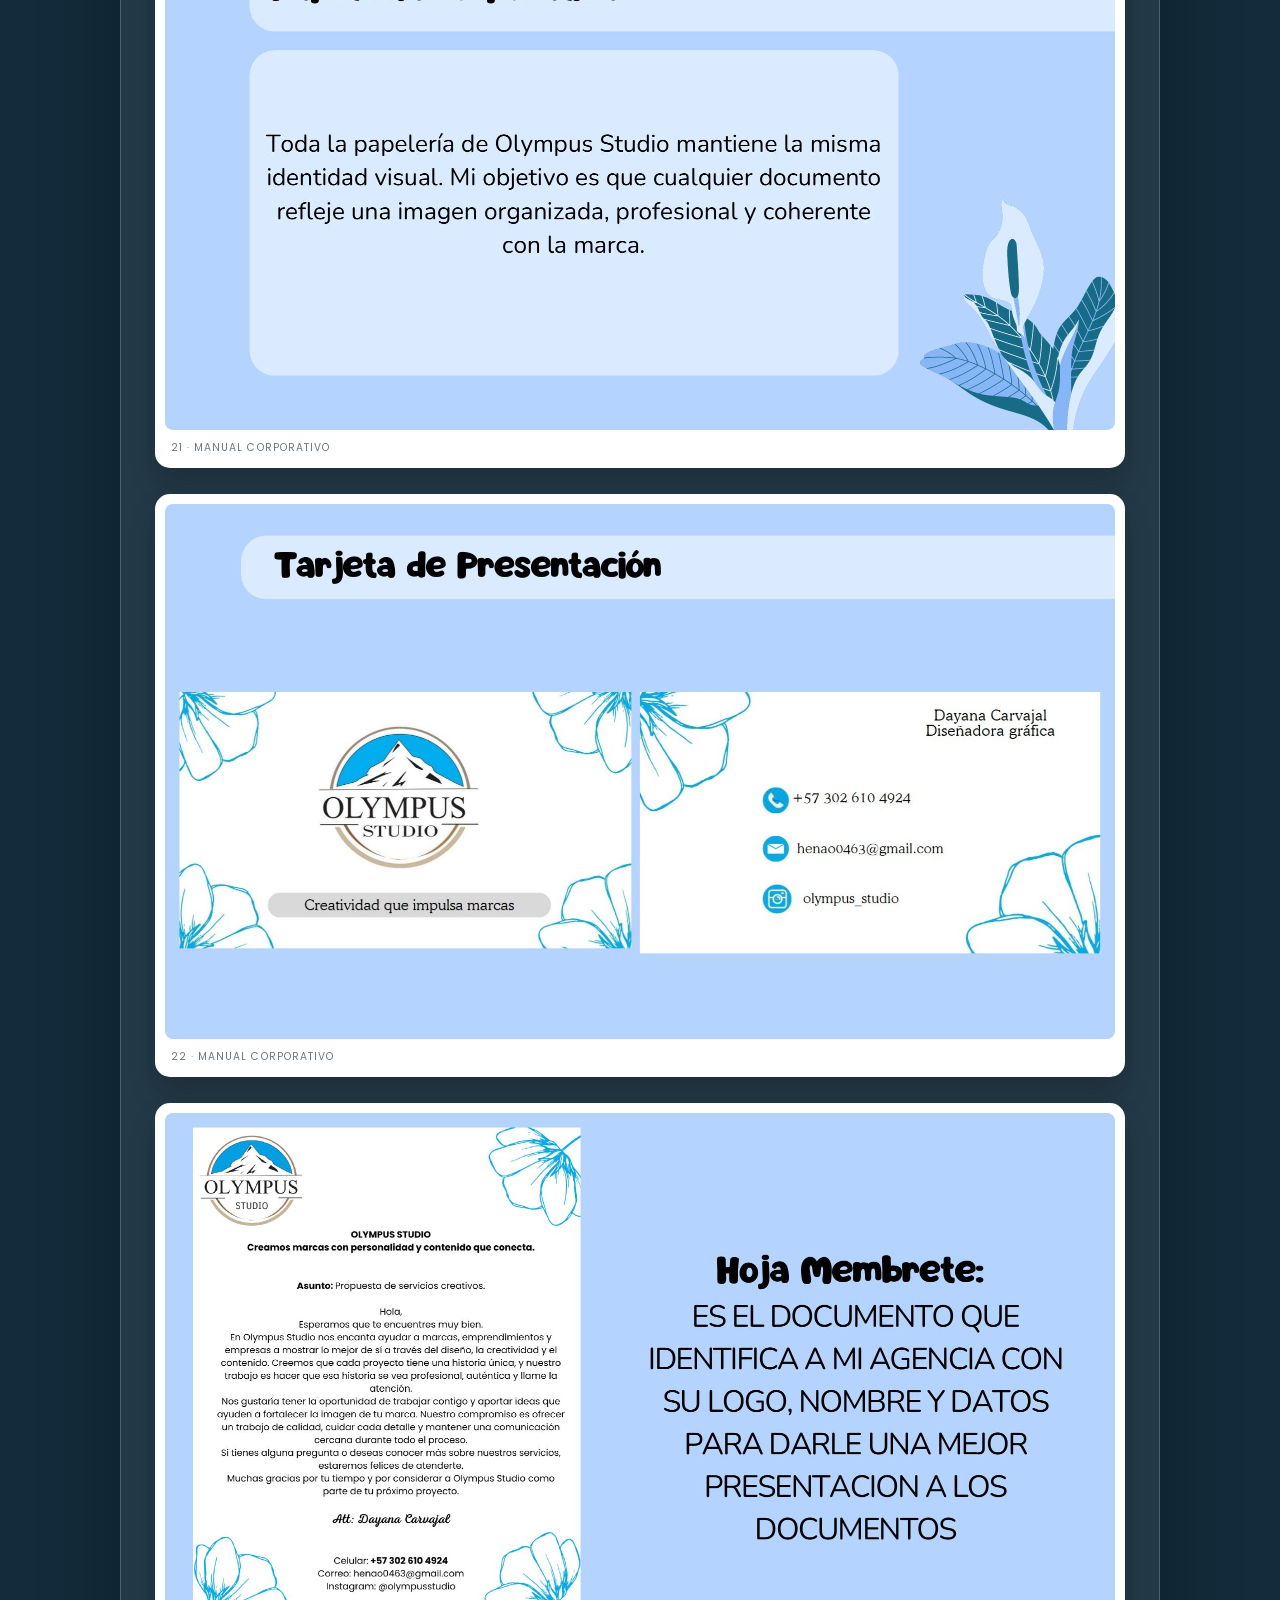
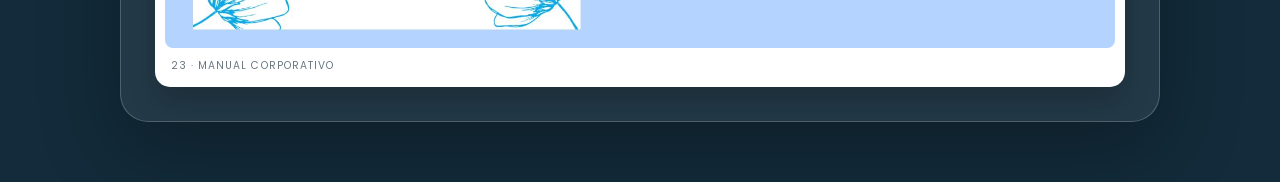
<file: img/manual-corporativo.html>
<!DOCTYPE html>
<html lang="es"><head><meta charset="utf-8"><meta name="viewport" content="width=device-width,initial-scale=1.0"><title>Manual corporativo — Olympus Studio</title><meta name="description" content="Manual corporativo visual de Olympus Studio."><link rel="preconnect" href="https://fonts.googleapis.com"><link rel="preconnect" href="https://fonts.gstatic.com" crossorigin><link href="https://fonts.googleapis.com/css2?family=Poppins:wght@300;400;500;600;700;800&display=swap" rel="stylesheet"><link href="../css/style.css?v=2026101511" rel="stylesheet"><style>
body.manual-viewer{min-height:100vh;margin:0;background:#132b3a;color:#f8f4ed;overflow-x:hidden}.manual-viewer::before,.manual-viewer::after{content:"";position:fixed;z-index:-1;width:42vw;height:42vw;border-radius:50%;filter:blur(14px);opacity:.42;pointer-events:none}.manual-viewer::before{top:-17vw;right:-10vw;background:radial-gradient(circle,#5caec0,transparent 68%);animation:manualFloat 13s ease-in-out infinite alternate}.manual-viewer::after{bottom:-18vw;left:-12vw;background:radial-gradient(circle,#b98460,transparent 68%);animation:manualFloat 16s ease-in-out infinite alternate-reverse}.manual-shell{width:min(1040px,calc(100% - 28px));margin:auto;padding:25px 0 60px;animation:manualRise .75s cubic-bezier(.2,.8,.2,1) both}.manual-topbar{display:flex;align-items:center;justify-content:space-between;gap:18px}.manual-brand{display:flex;align-items:center;gap:12px;color:#fff;text-decoration:none;font-size:.76rem;letter-spacing:.14em;text-transform:uppercase}.manual-brand img{width:42px;height:42px;padding:5px;object-fit:contain;border-radius:12px;background:#fff}.manual-back{padding:10px 16px;border:1px solid rgba(255,255,255,.28);border-radius:999px;color:#fff;background:rgba(255,255,255,.08);text-decoration:none;font-size:.72rem;transition:transform .25s ease,background .25s ease}.manual-back:hover{transform:translateY(-2px);background:rgba(255,255,255,.16)}.manual-heading{max-width:750px;margin:66px auto 34px;padding:30px 28px 28px;text-align:center;background:rgba(15,35,48,.94)!important;border:1px solid rgba(168,224,231,.22);border-radius:24px;box-shadow:0 18px 42px rgba(0,0,0,.2)}.manual-kicker{display:block;margin-bottom:10px;color:#a8e0e7;font-size:.68rem;font-weight:700;letter-spacing:.2em;text-transform:uppercase}.manual-heading h1{margin:0;color:#fff!important;font-size:clamp(2.25rem,6vw,5rem);line-height:.95;letter-spacing:-.065em}.manual-heading p{max-width:540px;margin:20px auto 0;color:rgba(255,255,255,.82)!important;font-size:.84rem;line-height:1.75}.manual-document{display:grid;gap:26px;padding:clamp(16px,3vw,34px);border:1px solid rgba(255,255,255,.2);border-radius:28px;background:rgba(255,255,255,.07);box-shadow:0 28px 80px rgba(0,0,0,.28)}.manual-page{margin:0;padding:10px;border-radius:15px;background:#fff;box-shadow:0 16px 28px rgba(0,0,0,.2);transition:transform .3s ease,box-shadow .3s ease}.manual-page:hover{transform:translateY(-5px) scale(1.005);box-shadow:0 25px 42px rgba(0,0,0,.28)}.manual-page img{display:block;width:100%;height:auto;border-radius:8px}.manual-page figcaption{padding:10px 6px 2px;color:#6b7880;font-size:.65rem;letter-spacing:.1em;text-transform:uppercase}@keyframes manualRise{from{opacity:0;transform:translateY(20px)}to{opacity:1;transform:none}}@keyframes manualFloat{from{transform:translate3d(-2%,0,0) scale(1)}to{transform:translate3d(5%,5%,0) scale(1.12)}}@media(max-width:600px){.manual-shell{width:min(100% - 18px,1040px);padding-top:15px}.manual-topbar{align-items:flex-start;flex-direction:column}.manual-heading{margin-top:48px}.manual-document{padding:10px;border-radius:20px}}@media(prefers-reduced-motion:reduce){.manual-viewer::before,.manual-viewer::after,.manual-shell{animation:none}}
</style></head><body class="manual-viewer"><main class="manual-shell"><header class="manual-topbar"><a class="manual-brand" href="../nosotros.html"><img src="olympus-studio-logo.png" alt="Olympus Studio"><span>Olympus Studio</span></a><a class="manual-back" href="../nosotros.html">← Volver a Nosotros</a></header><section class="manual-heading"><span class="manual-kicker">Manual corporativo</span><h1>La identidad detrás de cada idea.</h1><p>Una guía visual de Olympus Studio: esencia, personalidad y dirección de marca.</p></section><section class="manual-document" aria-label="Páginas del Manual Corporativo de Olympus Studio"><figure class="manual-page"><img src="manual-corporativo/page-01.jpg" alt="Página 1 del Manual Corporativo de Olympus Studio" loading="lazy"><figcaption>01 · Manual corporativo</figcaption></figure>
<figure class="manual-page"><img src="manual-corporativo/page-02.jpg" alt="Página 2 del Manual Corporativo de Olympus Studio" loading="lazy"><figcaption>02 · Manual corporativo</figcaption></figure>
<figure class="manual-page"><img src="manual-corporativo/page-03.jpg" alt="Página 3 del Manual Corporativo de Olympus Studio" loading="lazy"><figcaption>03 · Manual corporativo</figcaption></figure>
<figure class="manual-page"><img src="manual-corporativo/page-04.jpg" alt="Página 4 del Manual Corporativo de Olympus Studio" loading="lazy"><figcaption>04 · Manual corporativo</figcaption></figure>
<figure class="manual-page"><img src="manual-corporativo/page-05.jpg" alt="Página 5 del Manual Corporativo de Olympus Studio" loading="lazy"><figcaption>05 · Manual corporativo</figcaption></figure>
<figure class="manual-page"><img src="manual-corporativo/page-06.jpg" alt="Página 6 del Manual Corporativo de Olympus Studio" loading="lazy"><figcaption>06 · Manual corporativo</figcaption></figure>
<figure class="manual-page"><img src="manual-corporativo/page-07.jpg" alt="Página 7 del Manual Corporativo de Olympus Studio" loading="lazy"><figcaption>07 · Manual corporativo</figcaption></figure>
<figure class="manual-page"><img src="manual-corporativo/page-08.jpg" alt="Página 8 del Manual Corporativo de Olympus Studio" loading="lazy"><figcaption>08 · Manual corporativo</figcaption></figure>
<figure class="manual-page"><img src="manual-corporativo/page-09.jpg" alt="Página 9 del Manual Corporativo de Olympus Studio" loading="lazy"><figcaption>09 · Manual corporativo</figcaption></figure>
<figure class="manual-page"><img src="manual-corporativo/page-10.jpg" alt="Página 10 del Manual Corporativo de Olympus Studio" loading="lazy"><figcaption>10 · Manual corporativo</figcaption></figure>
<figure class="manual-page"><img src="manual-corporativo/page-11.jpg" alt="Página 11 del Manual Corporativo de Olympus Studio" loading="lazy"><figcaption>11 · Manual corporativo</figcaption></figure>
<figure class="manual-page"><img src="manual-corporativo/page-12.jpg" alt="Página 12 del Manual Corporativo de Olympus Studio" loading="lazy"><figcaption>12 · Manual corporativo</figcaption></figure>
<figure class="manual-page"><img src="manual-corporativo/page-13.jpg" alt="Página 13 del Manual Corporativo de Olympus Studio" loading="lazy"><figcaption>13 · Manual corporativo</figcaption></figure>
<figure class="manual-page"><img src="manual-corporativo/page-14.jpg" alt="Página 14 del Manual Corporativo de Olympus Studio" loading="lazy"><figcaption>14 · Manual corporativo</figcaption></figure>
<figure class="manual-page"><img src="manual-corporativo/page-15.jpg" alt="Página 15 del Manual Corporativo de Olympus Studio" loading="lazy"><figcaption>15 · Manual corporativo</figcaption></figure>
<figure class="manual-page"><img src="manual-corporativo/page-16.jpg" alt="Página 16 del Manual Corporativo de Olympus Studio" loading="lazy"><figcaption>16 · Manual corporativo</figcaption></figure>
<figure class="manual-page"><img src="manual-corporativo/page-17.jpg" alt="Página 17 del Manual Corporativo de Olympus Studio" loading="lazy"><figcaption>17 · Manual corporativo</figcaption></figure>
<figure class="manual-page"><img src="manual-corporativo/page-18.jpg" alt="Página 18 del Manual Corporativo de Olympus Studio" loading="lazy"><figcaption>18 · Manual corporativo</figcaption></figure>
<figure class="manual-page"><img src="manual-corporativo/page-19.jpg" alt="Página 19 del Manual Corporativo de Olympus Studio" loading="lazy"><figcaption>19 · Manual corporativo</figcaption></figure>
<figure class="manual-page"><img src="manual-corporativo/page-20.jpg" alt="Página 20 del Manual Corporativo de Olympus Studio" loading="lazy"><figcaption>20 · Manual corporativo</figcaption></figure>
<figure class="manual-page"><img src="manual-corporativo/page-21.jpg" alt="Página 21 del Manual Corporativo de Olympus Studio" loading="lazy"><figcaption>21 · Manual corporativo</figcaption></figure>
<figure class="manual-page"><img src="manual-corporativo/page-22.jpg" alt="Página 22 del Manual Corporativo de Olympus Studio" loading="lazy"><figcaption>22 · Manual corporativo</figcaption></figure>
<figure class="manual-page"><img src="manual-corporativo/page-23.jpg" alt="Página 23 del Manual Corporativo de Olympus Studio" loading="lazy"><figcaption>23 · Manual corporativo</figcaption></figure></section></main></body></html>
</file>
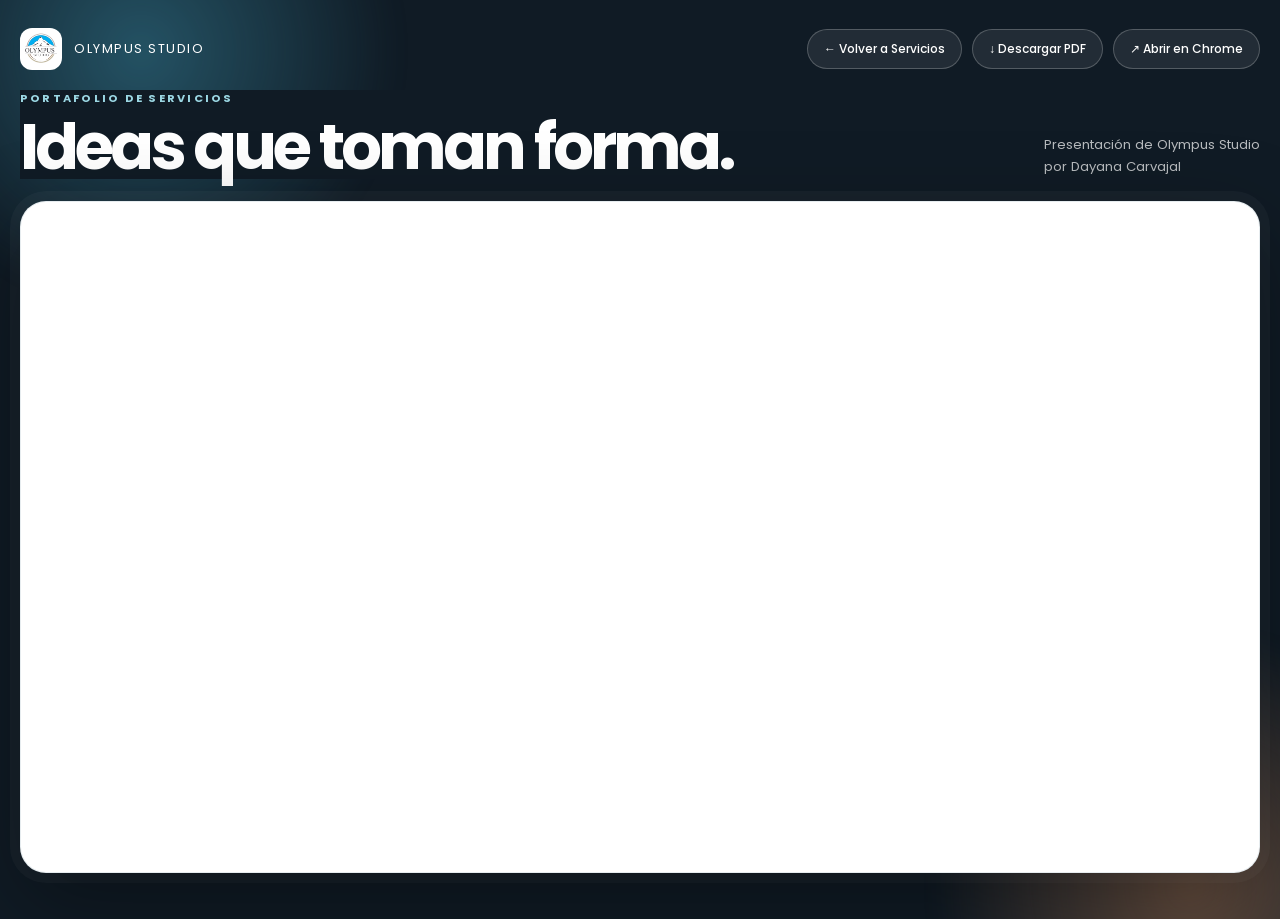
<file: img/portafolio-servicios.html>
<!DOCTYPE html>
<html lang="es">
<head>
  <meta charset="utf-8">
  <meta name="viewport" content="width=device-width, initial-scale=1.0">
  <title>Portafolio de servicios — Dayana Carvajal</title>
  <meta name="description" content="Portafolio de servicios de Olympus Studio presentado por Dayana Carvajal.">
  <link rel="preconnect" href="https://fonts.googleapis.com">
  <link rel="preconnect" href="https://fonts.gstatic.com" crossorigin>
  <link href="https://fonts.googleapis.com/css2?family=Poppins:wght@300;400;500;600;700;800&display=swap" rel="stylesheet">
  <link href="../css/style.css?v=2026101511" rel="stylesheet">
  <style>
    :root { color-scheme: dark; }
    body.portfolio-viewer { min-height:100vh; margin:0; overflow-x:hidden; background:#101b25; color:#f7f3ed; }
    .portfolio-viewer::before,.portfolio-viewer::after { content:""; position:fixed; z-index:-1; width:42vw; height:42vw; border-radius:50%; filter:blur(12px); opacity:.5; pointer-events:none; }
    .portfolio-viewer::before { top:-17vw; left:-10vw; background:radial-gradient(circle,#3a8ca5 0%,transparent 68%); animation:viewerFloat 11s ease-in-out infinite alternate; }
    .portfolio-viewer::after { right:-14vw; bottom:-20vw; background:radial-gradient(circle,#bd835b 0%,transparent 68%); animation:viewerFloat 14s ease-in-out infinite alternate-reverse; }
    .viewer-shell { width:min(1240px,calc(100% - 32px)); margin:0 auto; padding:28px 0 46px; animation:viewerRise .7s cubic-bezier(.2,.8,.2,1) both; }
    .viewer-topbar { display:flex; align-items:center; justify-content:space-between; gap:16px; margin-bottom:20px; }
    .viewer-brand { display:flex; align-items:center; gap:12px; color:#fff; text-decoration:none; font-size:.8rem; letter-spacing:.12em; text-transform:uppercase; }
    .viewer-brand img { width:42px; height:42px; object-fit:contain; border-radius:12px; background:#fff; padding:5px; }
    .viewer-actions { display:flex; gap:10px; flex-wrap:wrap; justify-content:flex-end; }
    .viewer-action { display:inline-flex; align-items:center; gap:8px; border:1px solid rgba(255,255,255,.22); border-radius:999px; padding:10px 16px; color:#fff; background:rgba(255,255,255,.08); text-decoration:none; font:500 .75rem Poppins,sans-serif; transition:transform .25s ease,background .25s ease,border-color .25s ease; }
    .viewer-action:hover { transform:translateY(-2px); border-color:rgba(255,255,255,.55); background:rgba(255,255,255,.16); }
    .viewer-intro { display:flex; align-items:end; justify-content:space-between; gap:28px; margin:18px 0 22px; }
    main > section.viewer-intro { background:#101b25 !important; color:#f7f3ed; }
    .viewer-kicker { display:block; margin-bottom:8px; color:#9bd7e3; font-size:.7rem; font-weight:700; letter-spacing:.2em; text-transform:uppercase; }
    .viewer-intro h1 { max-width:720px; margin:0; color:#fff; font-size:clamp(2rem,5vw,4.4rem); line-height:.98; letter-spacing:-.06em; }
    .viewer-intro p { max-width:310px; margin:0; color:rgba(255,255,255,.7); font-size:.82rem; line-height:1.7; }
    .pdf-frame { position:relative; min-height:calc(100vh - 230px); overflow:hidden; border:1px solid rgba(255,255,255,.2); border-radius:26px; background:#dfe7eb; box-shadow:0 30px 90px rgba(0,0,0,.38),0 0 0 10px rgba(255,255,255,.035); }
    .pdf-frame::before { content:""; position:absolute; inset:0; z-index:2; pointer-events:none; border-radius:26px; box-shadow:inset 0 1px 0 rgba(255,255,255,.45); }
    .pdf-frame iframe { display:block; width:100%; height:calc(100vh - 230px); min-height:620px; border:0; background:#fff; }
    @keyframes viewerRise { from { opacity:0; transform:translateY(20px) scale(.985); } to { opacity:1; transform:none; } }
    @keyframes viewerFloat { from { transform:translate3d(-2%,0,0) scale(1); } to { transform:translate3d(5%,6%,0) scale(1.12); } }
    @media (max-width:700px) { .viewer-shell { width:min(100% - 20px,1240px); padding-top:16px; } .viewer-topbar,.viewer-intro { align-items:flex-start; flex-direction:column; } .viewer-actions { justify-content:flex-start; } .viewer-intro h1 { font-size:2.6rem; } .pdf-frame { border-radius:18px; } .pdf-frame iframe { height:75vh; min-height:540px; } }
    @media (prefers-reduced-motion:reduce) { .portfolio-viewer::before,.portfolio-viewer::after,.viewer-shell { animation:none; } }
  </style>
</head>
<body class="portfolio-viewer">
  <main class="viewer-shell">
    <header class="viewer-topbar">
      <a class="viewer-brand" href="../servicios.html"><img src="olympus-studio-logo.png" alt="Olympus Studio"><span>Olympus Studio</span></a>
      <nav class="viewer-actions" aria-label="Acciones del portafolio">
        <a class="viewer-action" href="../servicios.html">← Volver a Servicios</a>
        <a class="viewer-action" href="portafolio-servicios-dayana-carvajal.pdf" download>↓ Descargar PDF</a>
        <a class="viewer-action" href="portafolio-servicios-dayana-carvajal.pdf" target="_blank" rel="noopener">↗ Abrir en Chrome</a>
      </nav>
    </header>
    <section class="viewer-intro">
      <div><span class="viewer-kicker">Portafolio de servicios</span><h1>Ideas que toman forma.</h1></div>
      <p>Presentación de Olympus Studio<br>por Dayana Carvajal</p>
    </section>
    <section class="pdf-frame" aria-label="Visor del portafolio de servicios">
      <iframe src="portafolio-servicios-dayana-carvajal.pdf#view=FitH" title="Portafolio de servicios de Dayana Carvajal"></iframe>
    </section>
  </main>
</body>
</html>
</file>
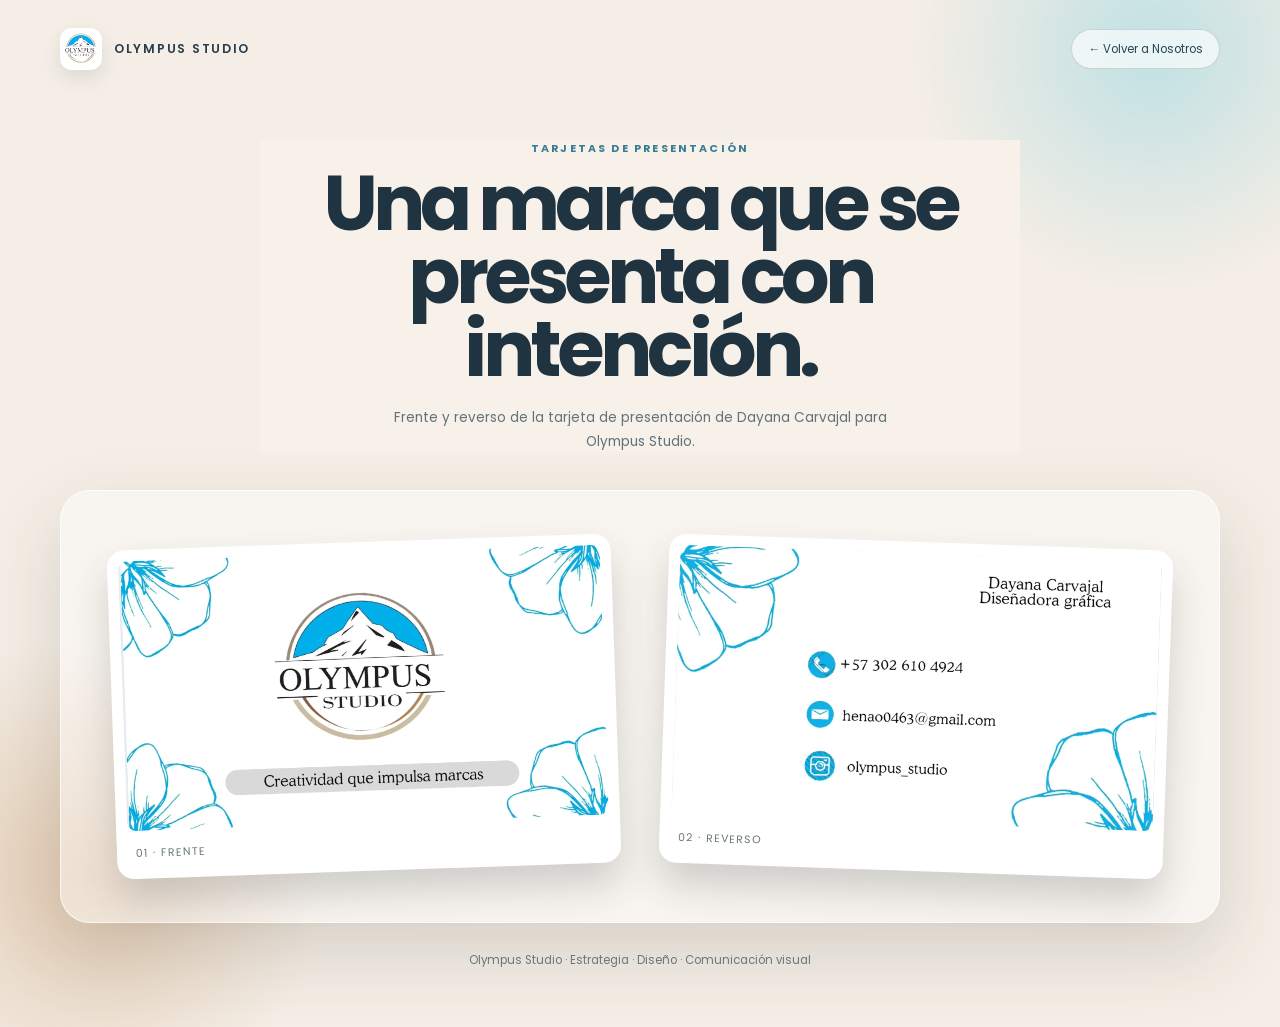
<file: img/tarjetas-presentacion.html>
<!DOCTYPE html>
<html lang="es">
<head>
<meta charset="utf-8"><meta name="viewport" content="width=device-width,initial-scale=1.0">
<title>Tarjetas de presentación — Dayana Carvajal</title>
<meta name="description" content="Tarjetas de presentación de Dayana Carvajal y Olympus Studio.">
<link rel="preconnect" href="https://fonts.googleapis.com"><link rel="preconnect" href="https://fonts.gstatic.com" crossorigin>
<link href="https://fonts.googleapis.com/css2?family=Poppins:wght@300;400;500;600;700;800&display=swap" rel="stylesheet">
<link href="../css/style.css?v=2026101511" rel="stylesheet">
<style>
body.cards-viewer { min-height:100vh; margin:0; overflow-x:hidden; background:#f4eee6; color:#253542; }
.cards-viewer::before,.cards-viewer::after { content:""; position:fixed; z-index:-1; width:38vw; height:38vw; border-radius:50%; filter:blur(8px); opacity:.5; pointer-events:none; }
.cards-viewer::before { top:-15vw; right:-9vw; background:radial-gradient(circle,#8dd4e1,transparent 68%); animation:cardsFloat 12s ease-in-out infinite alternate; }
.cards-viewer::after { bottom:-17vw; left:-12vw; background:radial-gradient(circle,#d1a77d,transparent 68%); animation:cardsFloat 15s ease-in-out infinite alternate-reverse; }
.cards-shell { width:min(1160px,calc(100% - 32px)); margin:auto; padding:28px 0 58px; animation:cardsRise .7s cubic-bezier(.2,.8,.2,1) both; }
.cards-topbar { display:flex; justify-content:space-between; align-items:center; gap:18px; }
.cards-brand { display:flex; align-items:center; gap:12px; color:#263d4a; text-decoration:none; font-size:.77rem; letter-spacing:.14em; text-transform:uppercase; font-weight:600; }
.cards-brand img { width:42px; height:42px; padding:5px; object-fit:contain; border-radius:12px; background:#fff; box-shadow:0 8px 18px rgba(39,53,62,.11); }
.cards-actions { display:flex; flex-wrap:wrap; gap:10px; justify-content:flex-end; }
.cards-action { display:inline-flex; align-items:center; gap:7px; padding:10px 16px; border:1px solid rgba(39,61,74,.18); border-radius:999px; background:rgba(255,255,255,.65); color:#294656; text-decoration:none; font-size:.72rem; transition:transform .25s ease,background .25s ease; }
.cards-action:hover { transform:translateY(-2px); background:#fff; }
.cards-heading { max-width:760px; margin:70px auto 36px; text-align:center; }
.cards-heading span { display:block; margin-bottom:10px; color:#397d94; font-size:.68rem; font-weight:700; letter-spacing:.2em; text-transform:uppercase; }
.cards-heading h1 { margin:0; color:#1f3440; font-size:clamp(2.3rem,6vw,5.6rem); line-height:.95; letter-spacing:-.065em; }
.cards-heading p { max-width:540px; margin:20px auto 0; color:#62717a; font-size:.85rem; line-height:1.75; }
.cards-document { display:grid; grid-template-columns:repeat(2,minmax(0,1fr)); gap:clamp(20px,4vw,48px); padding:clamp(22px,4vw,55px); border:1px solid rgba(255,255,255,.7); border-radius:30px; background:rgba(255,255,255,.4); box-shadow:0 30px 75px rgba(64,56,45,.16); }
.cards-page { position:relative; margin:0; padding:11px; border-radius:17px; background:#fff; box-shadow:0 22px 38px rgba(43,48,48,.2); transition:transform .35s ease,box-shadow .35s ease; }
.cards-page:first-child { transform:rotate(-2deg); }.cards-page:last-child { transform:rotate(2deg); }.cards-page:hover { z-index:2; transform:translateY(-10px) rotate(0) scale(1.025); box-shadow:0 30px 52px rgba(43,48,48,.27); }
.cards-page img { display:block; width:100%; height:auto; border-radius:9px; }.cards-page figcaption { padding:14px 8px 5px; color:#6a777d; font-size:.68rem; letter-spacing:.1em; text-transform:uppercase; }
.cards-note { margin:28px auto 0; color:#6a777d; text-align:center; font-size:.72rem; }
@keyframes cardsRise { from{opacity:0;transform:translateY(22px) scale(.985)} to{opacity:1;transform:none} } @keyframes cardsFloat { from{transform:translate3d(-2%,0,0) scale(1)} to{transform:translate3d(5%,5%,0) scale(1.1)} }
@media(max-width:720px){.cards-shell{width:min(100% - 20px,1160px);padding-top:16px}.cards-topbar{align-items:flex-start;flex-direction:column}.cards-actions{justify-content:flex-start}.cards-heading{margin-top:50px}.cards-document{grid-template-columns:1fr;padding:15px;gap:20px}.cards-page:first-child,.cards-page:last-child{transform:none}.cards-viewer::before,.cards-viewer::after{width:65vw;height:65vw}}
@media(prefers-reduced-motion:reduce){.cards-viewer::before,.cards-viewer::after,.cards-shell{animation:none}}
</style>
</head>
<body class="cards-viewer">
<main class="cards-shell">
<header class="cards-topbar"><a class="cards-brand" href="../nosotros.html"><img src="olympus-studio-logo.png" alt="Olympus Studio"><span>Olympus Studio</span></a><nav class="cards-actions" aria-label="Acciones de las tarjetas"><a class="cards-action" href="../nosotros.html">← Volver a Nosotros</a></nav></header>
<section class="cards-heading"><span>Tarjetas de presentación</span><h1>Una marca que se presenta con intención.</h1><p>Frente y reverso de la tarjeta de presentación de Dayana Carvajal para Olympus Studio.</p></section>
<section class="cards-document" aria-label="Documento visual de tarjetas de presentación"><figure class="cards-page"><img src="tarjeta-dayana-frente.jpeg" alt="Frente de la tarjeta de presentación de Dayana Carvajal"><figcaption>01 · Frente</figcaption></figure><figure class="cards-page"><img src="tarjeta-dayana-reverso.jpeg" alt="Reverso de la tarjeta de presentación de Dayana Carvajal"><figcaption>02 · Reverso</figcaption></figure></section>
<p class="cards-note">Olympus Studio · Estrategia · Diseño · Comunicación visual</p>
</main>
</body>
</html>
</file>
<file: css/style.css>
/* ============================================
   OLYMPUS STUDIO - Style Principal v2.0
   Agencia Creativa Premium
   ============================================ */

:root {
  --white: #FFFFFF;
  --black: #0F0F0F;
  --blue: #7EC8E3;
  --beige: #D8C3A5;
  --gray-light: #F8F8F8;
  --gray-medium: #E5E5E5;
  --gray-dark: #666666;
  --transition-smooth: all 0.4s cubic-bezier(0.25, 0.46, 0.45, 0.94);
  --transition-bounce: all 0.5s cubic-bezier(0.34, 1.56, 0.64, 1);
  --shadow-soft: 0 10px 40px rgba(15, 15, 15, 0.08);
  --shadow-premium: 0 25px 80px rgba(15, 15, 15, 0.15);
  --shadow-blue: 0 8px 30px rgba(126, 200, 227, 0.3);
}

*, *::before, *::after { margin: 0; padding: 0; box-sizing: border-box; }
html { scroll-behavior: smooth; font-size: 16px; }
body {
  font-family: 'Poppins', -apple-system, BlinkMacSystemFont, sans-serif;
  background: var(--white); color: var(--black); line-height: 1.6;
  overflow-x: hidden; -webkit-font-smoothing: antialiased;
}
::selection { background: var(--blue); color: var(--black); }
::-webkit-scrollbar { width: 8px; }
::-webkit-scrollbar-track { background: var(--white); }
::-webkit-scrollbar-thumb { background: var(--blue); border-radius: 4px; }
::-webkit-scrollbar-thumb:hover { background: #5db8d8; }

.container { max-width: 1320px; margin: 0 auto; padding: 0 24px; }

/* === ANIMACIONES === */
@keyframes fadeInUp { from { opacity: 0; transform: translateY(40px); } to { opacity: 1; transform: translateY(0); } }
@keyframes fadeIn { from { opacity: 0; } to { opacity: 1; } }
@keyframes float { 0%, 100% { transform: translateY(0); } 50% { transform: translateY(-15px); } }
@keyframes pulse-glow { 0%, 100% { box-shadow: 0 0 0 0 rgba(126,200,227,0.4); } 50% { box-shadow: 0 0 20px 10px rgba(126,200,227,0); } }

.animate-on-scroll { opacity: 0; transform: translateY(40px); transition: opacity 0.8s ease, transform 0.8s ease; }
.animate-on-scroll.visible { opacity: 1; transform: translateY(0); }
.delay-1 { transition-delay: 0.1s; }
.delay-2 { transition-delay: 0.2s; }
.delay-3 { transition-delay: 0.3s; }
.delay-4 { transition-delay: 0.4s; }

/* === NAVBAR === */
.navbar { position: fixed; top: 0; left: 0; right: 0; z-index: 1000; padding: 18px 0; transition: var(--transition-smooth); background: transparent; }
.navbar.scrolled { background: rgba(255,255,255,0.95); backdrop-filter: blur(20px); -webkit-backdrop-filter: blur(20px); box-shadow: 0 2px 30px rgba(15,15,15,0.06); padding: 12px 0; }
.navbar-inner { max-width: 1320px; margin: 0 auto; padding: 0 24px; display: flex; align-items: center; justify-content: space-between; }
.nav-logo { display: flex; align-items: center; gap: 10px; font-size: 1.3rem; font-weight: 700; color: var(--black); text-decoration: none; letter-spacing: -0.5px; transition: var(--transition-smooth); }
.nav-logo-icon { width: 32px; height: 32px; color: var(--black); transition: var(--transition-smooth); }
.nav-logo-accent { color: var(--blue); font-weight: 300; }
.nav-links { display: flex; align-items: center; gap: 32px; list-style: none; }
.nav-link { font-size: 0.85rem; font-weight: 500; color: var(--black); text-decoration: none; position: relative; padding: 4px 0; transition: var(--transition-smooth); }
.nav-link::after { content: ''; position: absolute; bottom: -2px; left: 0; width: 100%; height: 2px; background: var(--blue); transform: scaleX(0); transform-origin: right; transition: transform 0.4s cubic-bezier(0.25,0.46,0.45,0.94); }
.nav-link:hover::after { transform: scaleX(1); transform-origin: left; }
.nav-link:hover { color: var(--blue); }
.nav-cta { background: var(--blue); color: var(--black); padding: 10px 22px; border-radius: 50px; font-size: 0.82rem; font-weight: 600; text-decoration: none; transition: var(--transition-bounce); border: 2px solid var(--blue); }
.nav-cta:hover { background: transparent; color: var(--blue); transform: translateY(-2px); box-shadow: var(--shadow-blue); }
.mobile-toggle { display: none; flex-direction: column; gap: 5px; cursor: pointer; padding: 8px; background: none; border: none; }
.mobile-toggle span { display: block; width: 24px; height: 2px; background: var(--black); transition: var(--transition-smooth); border-radius: 2px; }

/* === HERO === */
.hero { min-height: 100vh; display: flex; align-items: center; position: relative; background: var(--white); overflow: hidden; padding-top: 80px; }
.hero::before { content: ''; position: absolute; top: -20%; right: -10%; width: 600px; height: 600px; background: radial-gradient(circle, rgba(126,200,227,0.12) 0%, transparent 70%); border-radius: 50%; pointer-events: none; }
.hero::after { content: ''; position: absolute; bottom: -10%; left: -5%; width: 400px; height: 400px; background: radial-gradient(circle, rgba(216,195,165,0.08) 0%, transparent 70%); border-radius: 50%; pointer-events: none; }
.hero-inner { max-width: 1320px; margin: 0 auto; padding: 0 24px; display: grid; grid-template-columns: 1fr 1fr; gap: 60px; align-items: center; position: relative; z-index: 2; }
.hero-content { animation: fadeInUp 1s ease forwards; }
.hero-tag { display: inline-flex; align-items: center; gap: 8px; font-size: 0.78rem; font-weight: 500; color: var(--blue); text-transform: uppercase; letter-spacing: 2px; margin-bottom: 24px; }
.hero-title { font-size: clamp(2.8rem, 6vw, 4.8rem); font-weight: 800; line-height: 1.05; letter-spacing: -2px; margin-bottom: 20px; color: var(--black); }
.hero-title .highlight { color: var(--blue); position: relative; }
.hero-subtitle { font-size: clamp(1.1rem, 2vw, 1.4rem); font-weight: 300; color: var(--gray-dark); margin-bottom: 20px; line-height: 1.5; }
.hero-text { font-size: 1rem; color: var(--gray-dark); max-width: 480px; margin-bottom: 40px; line-height: 1.7; }
.hero-buttons { display: flex; gap: 16px; flex-wrap: wrap; }
.btn { display: inline-flex; align-items: center; gap: 10px; padding: 14px 32px; border-radius: 50px; font-size: 0.9rem; font-weight: 600; text-decoration: none; transition: var(--transition-bounce); cursor: pointer; border: none; outline: none; }
.btn-primary { background: var(--blue); color: var(--black); box-shadow: var(--shadow-blue); }
.btn-primary:hover { transform: translateY(-3px); box-shadow: 0 15px 40px rgba(126,200,227,0.4); }
.btn-secondary { background: var(--black); color: var(--white); border: 2px solid var(--blue); }
.btn-secondary:hover { background: var(--blue); color: var(--black); transform: translateY(-3px); }
.hero-visual { position: relative; display: flex; justify-content: center; align-items: center; animation: fadeIn 1.2s ease 0.3s both; }
.hero-mockup { position: relative; width: 100%; max-width: 560px; }
.hero-mockup img { width: 100%; height: auto; border-radius: 16px; box-shadow: var(--shadow-premium); transition: var(--transition-smooth); }
.hero-mockup:hover img { transform: translateY(-8px) scale(1.02); box-shadow: 0 35px 90px rgba(15,15,15,0.2); }
.floating-card { position: absolute; background: var(--white); padding: 14px 20px; border-radius: 14px; box-shadow: var(--shadow-soft); display: flex; align-items: center; gap: 10px; font-size: 0.82rem; font-weight: 600; color: var(--black); animation: float 4s ease-in-out infinite; border: 1px solid rgba(126,200,227,0.2); }
.floating-card .icon { width: 36px; height: 36px; background: rgba(126,200,227,0.15); border-radius: 10px; display: flex; align-items: center; justify-content: center; font-size: 1rem; }
.floating-card-1 { top: 10%; right: -20px; animation-delay: 0s; }
.floating-card-2 { bottom: 25%; left: -30px; animation-delay: 1.3s; }
.floating-card-3 { bottom: 5%; right: 10%; animation-delay: 2.6s; }

/* === MANIFIESTO === */
.manifiesto { padding: 140px 0; background: var(--white); position: relative; }
.manifiesto::before { content: ''; position: absolute; left: 60px; top: 100px; bottom: 100px; width: 2px; background: linear-gradient(to bottom, transparent, var(--beige), transparent); }
.manifiesto-inner { max-width: 1320px; margin: 0 auto; padding: 0 24px 0 100px; }
.manifiesto-label { font-size: 0.75rem; font-weight: 600; text-transform: uppercase; letter-spacing: 3px; color: var(--blue); margin-bottom: 20px; }
.manifiesto-title { font-size: clamp(1.8rem, 4vw, 2.8rem); font-weight: 700; line-height: 1.2; margin-bottom: 80px; max-width: 700px; }
.manifiesto-grid { display: grid; grid-template-columns: repeat(3, 1fr); gap: 40px; }
.manifiesto-item { padding: 40px 30px; border-radius: 20px; background: var(--white); border: 1px solid transparent; transition: var(--transition-smooth); position: relative; overflow: hidden; }
.manifiesto-item::before { content: ''; position: absolute; top: 0; left: 0; right: 0; height: 3px; background: var(--blue); transform: scaleX(0); transform-origin: left; transition: transform 0.5s ease; }
.manifiesto-item:hover::before { transform: scaleX(1); }
.manifiesto-item:hover { border-color: rgba(126,200,227,0.2); transform: translateY(-8px); box-shadow: var(--shadow-soft); }
.manifiesto-item:hover .manifiesto-item-title { color: var(--blue); }
.manifiesto-item-icon { margin-bottom: 20px; }
.manifiesto-item-title { font-size: 1.3rem; font-weight: 700; margin-bottom: 14px; transition: color 0.3s ease; }
.manifiesto-item-text { font-size: 0.92rem; color: var(--gray-dark); line-height: 1.7; }

/* === SERVICIOS === */
.servicios { padding: 140px 0; background: var(--gray-light); position: relative; }
.servicios-label { text-align: center; font-size: 0.75rem; font-weight: 600; text-transform: uppercase; letter-spacing: 3px; color: var(--blue); margin-bottom: 16px; }
.servicios-title { text-align: center; font-size: clamp(2rem, 4vw, 3rem); font-weight: 800; margin-bottom: 80px; letter-spacing: -1px; }
.servicios-panels { max-width: 1100px; margin: 0 auto; padding: 0 24px; display: flex; flex-direction: column; gap: 30px; }
.servicio-panel { display: grid; grid-template-columns: auto 1fr; gap: 40px; background: var(--white); border-radius: 24px; padding: 50px 60px; border-left: 4px solid var(--blue); box-shadow: var(--shadow-soft); transition: var(--transition-bounce); position: relative; overflow: hidden; }
.servicio-panel::before { content: ''; position: absolute; top: 0; left: 0; width: 0; height: 100%; background: linear-gradient(90deg, rgba(126,200,227,0.05), transparent); transition: width 0.6s ease; }
.servicio-panel:hover::before { width: 100%; }
.servicio-panel:hover { transform: translateY(-6px) scale(1.01); box-shadow: var(--shadow-premium); }
.servicio-icon { width: 80px; height: 80px; background: rgba(126,200,227,0.1); border-radius: 20px; display: flex; align-items: center; justify-content: center; color: var(--blue); flex-shrink: 0; transition: var(--transition-smooth); }
.servicio-panel:hover .servicio-icon { background: var(--blue); color: var(--white); transform: rotate(-5deg) scale(1.1); }
.servicio-content h3 { font-size: 1.5rem; font-weight: 700; margin-bottom: 8px; }
.servicio-content .tag { font-size: 0.8rem; color: var(--blue); font-weight: 600; margin-bottom: 20px; display: inline-block; }
.servicio-list { list-style: none; display: grid; grid-template-columns: repeat(2, 1fr); gap: 10px 30px; }
.servicio-list li { font-size: 0.9rem; color: var(--gray-dark); display: flex; align-items: center; gap: 8px; }
.servicio-list li::before { content: '\2726'; color: var(--blue); font-size: 0.7rem; }

/* === PORTAFOLIO === */
.portafolio { padding: 140px 0; background: var(--black); position: relative; }
.portafolio-label { text-align: center; font-size: 0.75rem; font-weight: 600; text-transform: uppercase; letter-spacing: 3px; color: var(--blue); margin-bottom: 16px; }
.portafolio-title { text-align: center; font-size: clamp(2rem, 4vw, 3rem); font-weight: 800; color: var(--white); margin-bottom: 80px; letter-spacing: -1px; }
.portafolio-grid { max-width: 1320px; margin: 0 auto; padding: 0 24px; display: grid; grid-template-columns: repeat(3, 1fr); grid-auto-rows: 280px; gap: 20px; }
.portafolio-item { position: relative; border-radius: 16px; overflow: hidden; cursor: pointer; transition: var(--transition-smooth); }
.portafolio-item:nth-child(1) { grid-row: span 2; }
.portafolio-item:nth-child(4) { grid-row: span 2; }
.portafolio-item:nth-child(6) { grid-row: span 2; }
.portafolio-item img { width: 100%; height: 100%; object-fit: cover; transition: transform 0.8s cubic-bezier(0.25,0.46,0.45,0.94); }
.portafolio-item:hover img { transform: scale(1.1); }
.portafolio-overlay { position: absolute; inset: 0; background: rgba(15,15,15,0.75); display: flex; flex-direction: column; justify-content: flex-end; padding: 30px; opacity: 0; transition: opacity 0.4s ease; }
.portafolio-item:hover .portafolio-overlay { opacity: 1; }
.portafolio-overlay h4 { font-size: 1.2rem; font-weight: 700; color: var(--blue); margin-bottom: 6px; transform: translateY(20px); transition: transform 0.4s ease 0.1s; }
.portafolio-overlay span { font-size: 0.85rem; color: var(--beige); transform: translateY(20px); transition: transform 0.4s ease 0.2s; }
.portafolio-item:hover .portafolio-overlay h4, .portafolio-item:hover .portafolio-overlay span { transform: translateY(0); }

/* === PROCESO === */
.proceso { padding: 140px 0; background: var(--white); position: relative; }
.proceso-label { text-align: center; font-size: 0.75rem; font-weight: 600; text-transform: uppercase; letter-spacing: 3px; color: var(--blue); margin-bottom: 16px; }
.proceso-title { text-align: center; font-size: clamp(2rem, 4vw, 3rem); font-weight: 800; margin-bottom: 100px; letter-spacing: -1px; }
.proceso-timeline { max-width: 1200px; margin: 0 auto; padding: 0 24px; position: relative; }
.proceso-timeline::before { content: ''; position: absolute; top: 40px; left: 0; right: 0; height: 2px; background: linear-gradient(to right, transparent, var(--blue), transparent); }
.proceso-steps { display: flex; justify-content: space-between; position: relative; }
.proceso-step { flex: 1; text-align: center; padding: 0 20px; position: relative; }
.proceso-step-number { width: 80px; height: 80px; background: var(--white); border: 2px solid var(--blue); border-radius: 50%; display: flex; align-items: center; justify-content: center; font-size: 1.5rem; font-weight: 800; color: var(--blue); margin: 0 auto 30px; position: relative; z-index: 2; transition: var(--transition-bounce); box-shadow: 0 0 0 8px rgba(126,200,227,0.1); }
.proceso-step:hover .proceso-step-number { background: var(--blue); color: var(--white); transform: scale(1.1); box-shadow: 0 0 0 12px rgba(126,200,227,0.15); }
.proceso-step h4 { font-size: 1.1rem; font-weight: 700; margin-bottom: 12px; }
.proceso-step p { font-size: 0.88rem; color: var(--gray-dark); line-height: 1.6; max-width: 220px; margin: 0 auto; }

/* === TESTIMONIOS === */
.testimonios { padding: 140px 0; background: var(--white); position: relative; }
.testimonios-label { text-align: center; font-size: 0.75rem; font-weight: 600; text-transform: uppercase; letter-spacing: 3px; color: var(--blue); margin-bottom: 16px; }
.testimonios-title { text-align: center; font-size: clamp(2rem, 4vw, 3rem); font-weight: 800; margin-bottom: 80px; letter-spacing: -1px; }
.testimonios-grid { max-width: 1200px; margin: 0 auto; padding: 0 24px; display: grid; grid-template-columns: repeat(3, 1fr); gap: 30px; }
.testimonio-card { background: var(--white); border-radius: 24px; padding: 40px 35px; box-shadow: var(--shadow-soft); border: 1px solid rgba(126,200,227,0.1); transition: var(--transition-bounce); position: relative; }
.testimonio-card:hover { transform: translateY(-10px); box-shadow: var(--shadow-premium); }
.testimonio-quote { font-size: 3rem; line-height: 1; color: var(--blue); opacity: 0.3; margin-bottom: 10px; font-family: Georgia, serif; }
.testimonio-stars { color: var(--beige); font-size: 1.1rem; margin-bottom: 20px; letter-spacing: 2px; }
.testimonio-text { font-size: 0.95rem; color: var(--gray-dark); line-height: 1.7; margin-bottom: 24px; font-style: italic; }
.testimonio-author { font-size: 0.85rem; font-weight: 600; color: var(--black); }
.testimonio-author span { font-weight: 400; color: var(--gray-dark); }

/* === FAQ === */
.faq { padding: 140px 0; background: var(--gray-light); position: relative; }
.faq-label { text-align: center; font-size: 0.75rem; font-weight: 600; text-transform: uppercase; letter-spacing: 3px; color: var(--blue); margin-bottom: 16px; }
.faq-title { text-align: center; font-size: clamp(2rem, 4vw, 3rem); font-weight: 800; margin-bottom: 80px; letter-spacing: -1px; }
.faq-list { max-width: 800px; margin: 0 auto; padding: 0 24px; display: flex; flex-direction: column; gap: 16px; }
.faq-item { background: var(--white); border-radius: 16px; overflow: hidden; box-shadow: var(--shadow-soft); transition: var(--transition-smooth); }
.faq-item:hover { box-shadow: 0 15px 40px rgba(15,15,15,0.1); }
.faq-question { width: 100%; padding: 24px 30px; display: flex; justify-content: space-between; align-items: center; background: none; border: none; cursor: pointer; font-size: 1rem; font-weight: 600; color: var(--black); text-align: left; font-family: inherit; transition: var(--transition-smooth); }
.faq-question:hover { color: var(--blue); }
.faq-icon { width: 28px; height: 28px; border-radius: 50%; background: rgba(126,200,227,0.1); display: flex; align-items: center; justify-content: center; font-size: 1rem; color: var(--blue); transition: var(--transition-smooth); flex-shrink: 0; margin-left: 16px; }
.faq-item.active .faq-icon { transform: rotate(45deg); background: var(--blue); color: var(--white); }
.faq-answer { max-height: 0; overflow: hidden; transition: max-height 0.5s cubic-bezier(0.25,0.46,0.45,0.94), padding 0.5s ease; padding: 0 30px; }
.faq-item.active .faq-answer { max-height: 250px; padding: 0 30px 24px; }
.faq-answer p { font-size: 0.92rem; color: var(--gray-dark); line-height: 1.7; }
.faq-answer-line { height: 2px; background: var(--blue); width: 0; transition: width 0.5s ease 0.2s; margin-bottom: 16px; }
.faq-item.active .faq-answer-line { width: 60px; }

/* === CONTACTO === */
.contacto { padding: 140px 0; background: var(--white); position: relative; overflow: hidden; }
.contacto::before { content: ''; position: absolute; top: -20%; right: -10%; width: 500px; height: 500px; background: radial-gradient(circle, rgba(126,200,227,0.06) 0%, transparent 70%); border-radius: 50%; pointer-events: none; }
.contacto-inner { max-width: 1200px; margin: 0 auto; padding: 0 24px; display: grid; grid-template-columns: 1.2fr 1fr; gap: 80px; position: relative; z-index: 2; }
.contacto-label { font-size: 0.75rem; font-weight: 600; text-transform: uppercase; letter-spacing: 3px; color: var(--blue); margin-bottom: 16px; }
.contacto-title { font-size: clamp(2rem, 4vw, 2.8rem); font-weight: 800; margin-bottom: 40px; letter-spacing: -1px; }
.contacto-form { display: flex; flex-direction: column; gap: 20px; }
.form-group { position: relative; }
.form-group input, .form-group select, .form-group textarea { width: 100%; padding: 16px 20px; border: 2px solid var(--gray-medium); border-radius: 14px; font-size: 0.95rem; font-family: inherit; color: var(--black); background: var(--white); transition: var(--transition-smooth); outline: none; }
.form-group input:focus, .form-group select:focus, .form-group textarea:focus { border-color: var(--blue); box-shadow: 0 0 0 4px rgba(126,200,227,0.1); }
.form-group textarea { min-height: 140px; resize: vertical; }
.form-group label { position: absolute; top: 16px; left: 20px; font-size: 0.9rem; color: var(--gray-dark); pointer-events: none; transition: var(--transition-smooth); background: var(--white); padding: 0 4px; }
.form-group input:focus + label, .form-group input:not(:placeholder-shown) + label, .form-group textarea:focus + label, .form-group textarea:not(:placeholder-shown) + label { top: -10px; left: 16px; font-size: 0.75rem; color: var(--blue); font-weight: 600; }
.form-group select { appearance: none; cursor: pointer; }
.btn-submit { background: var(--blue); color: var(--black); padding: 16px 40px; border: none; border-radius: 50px; font-size: 1rem; font-weight: 700; cursor: pointer; transition: var(--transition-bounce); box-shadow: var(--shadow-blue); font-family: inherit; align-self: flex-start; }
.btn-submit:hover { transform: translateY(-3px); box-shadow: 0 15px 40px rgba(126,200,227,0.4); }
.contacto-info { background: var(--black); border-radius: 24px; padding: 50px 40px; color: var(--white); box-shadow: var(--shadow-premium); position: relative; overflow: hidden; }
.contacto-info::before { content: ''; position: absolute; top: -50%; right: -50%; width: 100%; height: 100%; background: radial-gradient(circle, rgba(126,200,227,0.08) 0%, transparent 60%); pointer-events: none; }
.contacto-info h3 { font-size: 1.4rem; font-weight: 700; margin-bottom: 30px; position: relative; }
.contacto-info-item { display: flex; align-items: flex-start; gap: 16px; margin-bottom: 24px; position: relative; }
.contacto-info-item .icon { width: 44px; height: 44px; background: rgba(126,200,227,0.1); border-radius: 12px; display: flex; align-items: center; justify-content: center; color: var(--blue); flex-shrink: 0; }
.contacto-info-item div strong { display: block; font-size: 0.85rem; font-weight: 600; margin-bottom: 4px; color: var(--beige); }
.contacto-info-item div span, .contacto-info-item div a { font-size: 0.9rem; color: rgba(255,255,255,0.8); text-decoration: none; transition: color 0.3s ease; }
.contacto-info-item div a:hover { color: var(--blue); }
.contacto-horario { margin-top: 30px; padding-top: 24px; border-top: 1px solid rgba(255,255,255,0.1); font-size: 0.85rem; color: rgba(255,255,255,0.6); }

/* === CTA FINAL === */
.cta-final { padding: 140px 0; background: var(--black); position: relative; overflow: hidden; text-align: center; }
.cta-final::before { content: ''; position: absolute; bottom: -30%; left: 50%; transform: translateX(-50%); width: 800px; height: 600px; background: radial-gradient(ellipse, rgba(216,195,165,0.06) 0%, transparent 70%); border-radius: 50%; pointer-events: none; }
.cta-final-inner { max-width: 800px; margin: 0 auto; padding: 0 24px; position: relative; z-index: 2; }
.cta-final h2 { font-size: clamp(2rem, 5vw, 3.2rem); font-weight: 800; color: var(--white); margin-bottom: 20px; line-height: 1.2; letter-spacing: -1px; }
.cta-final p { font-size: 1.1rem; color: rgba(255,255,255,0.7); margin-bottom: 40px; max-width: 600px; margin-left: auto; margin-right: auto; line-height: 1.7; }
.cta-final .btn-primary { font-size: 1.05rem; padding: 18px 48px; animation: pulse-glow 3s ease-in-out infinite; }

/* === FOOTER === */
.footer { background: var(--black); padding: 80px 0 30px; border-top: 1px solid rgba(255,255,255,0.05); }
.footer-inner { max-width: 1200px; margin: 0 auto; padding: 0 24px; text-align: center; }
.footer-brand { display: flex; align-items: center; justify-content: center; gap: 12px; margin-bottom: 12px; }
.footer-logo-icon { width: 36px; height: 36px; color: var(--white); }
.footer-logo { font-size: 1.8rem; font-weight: 800; color: var(--white); letter-spacing: -1px; }
.footer-logo span { color: var(--blue); font-weight: 300; }
.footer-tagline { font-size: 0.9rem; color: rgba(255,255,255,0.5); margin-bottom: 30px; }
.footer-links { display: flex; justify-content: center; gap: 30px; margin-bottom: 30px; flex-wrap: wrap; }
.footer-links a, .footer-links span { font-size: 0.88rem; color: rgba(255,255,255,0.6); text-decoration: none; transition: color 0.3s ease; }
.footer-links a:hover { color: var(--blue); }
.footer-whatsapp { display: inline-flex; align-items: center; gap: 8px; color: var(--blue); font-size: 0.95rem; font-weight: 600; text-decoration: none; margin-bottom: 30px; transition: var(--transition-smooth); padding: 10px 24px; border-radius: 50px; border: 1px solid rgba(126,200,227,0.2); }
.footer-whatsapp:hover { background: rgba(126,200,227,0.1); box-shadow: 0 0 30px rgba(126,200,227,0.2); transform: translateY(-2px); }
.footer-legal { display: flex; justify-content: center; gap: 16px; margin-bottom: 24px; flex-wrap: wrap; }
.footer-legal a { font-size: 0.8rem; color: rgba(255,255,255,0.4); text-decoration: none; transition: color 0.3s ease; }
.footer-legal a:hover { color: var(--blue); }
.footer-legal-sep { color: rgba(255,255,255,0.2); font-size: 0.8rem; }
.footer-copy { font-size: 0.8rem; color: rgba(255,255,255,0.3); padding-top: 24px; border-top: 1px solid rgba(255,255,255,0.05); }

/* === MODALES LEGALES === */
.modal-overlay { position: fixed; inset: 0; background: rgba(15,15,15,0.7); backdrop-filter: blur(8px); z-index: 2000; opacity: 0; visibility: hidden; transition: all 0.4s ease; }
.modal-overlay.active { opacity: 1; visibility: visible; }
.modal { position: fixed; top: 50%; left: 50%; transform: translate(-50%, -50%) scale(0.95); background: var(--white); border-radius: 24px; padding: 40px; max-width: 600px; width: 90%; max-height: 80vh; overflow-y: auto; z-index: 2001; opacity: 0; visibility: hidden; transition: all 0.4s cubic-bezier(0.34, 1.56, 0.64, 1); box-shadow: var(--shadow-premium); }
.modal.active { opacity: 1; visibility: visible; transform: translate(-50%, -50%) scale(1); }
.modal-close { position: absolute; top: 16px; right: 20px; background: none; border: none; font-size: 1.8rem; color: var(--gray-dark); cursor: pointer; width: 36px; height: 36px; display: flex; align-items: center; justify-content: center; border-radius: 50%; transition: var(--transition-smooth); }
.modal-close:hover { background: var(--gray-light); color: var(--black); }
.modal h3 { font-size: 1.4rem; font-weight: 700; margin-bottom: 24px; color: var(--black); padding-right: 40px; }
.modal-content p { font-size: 0.9rem; color: var(--gray-dark); line-height: 1.7; margin-bottom: 16px; }
.modal-content p strong { color: var(--black); font-weight: 600; }

/* === RESPONSIVE === */
@media (max-width: 1024px) {
  .hero-inner { grid-template-columns: 1fr; text-align: center; gap: 50px; }
  .hero-text { margin-left: auto; margin-right: auto; }
  .hero-buttons { justify-content: center; }
  .hero-visual { order: -1; }
  .hero-mockup { max-width: 450px; }
  .floating-card-1 { right: 0; }
  .floating-card-2 { left: 0; }
  .manifiesto-grid { grid-template-columns: repeat(2, 1fr); }
  .manifiesto::before { left: 30px; }
  .manifiesto-inner { padding-left: 60px; }
  .portafolio-grid { grid-template-columns: repeat(2, 1fr); }
  .portafolio-item:nth-child(1), .portafolio-item:nth-child(4), .portafolio-item:nth-child(6) { grid-row: span 1; }
  .proceso-steps { flex-wrap: wrap; gap: 40px; }
  .proceso-step { flex: 1 1 45%; }
  .proceso-timeline::before { display: none; }
  .testimonios-grid { grid-template-columns: repeat(2, 1fr); }
  .contacto-inner { grid-template-columns: 1fr; gap: 50px; }
}

@media (max-width: 768px) {
  .nav-links { position: fixed; top: 0; right: -100%; width: 80%; max-width: 320px; height: 100vh; background: var(--white); flex-direction: column; padding: 100px 40px 40px; gap: 24px; transition: right 0.4s cubic-bezier(0.25,0.46,0.45,0.94); box-shadow: -10px 0 40px rgba(15,15,15,0.1); z-index: 999; }
  .nav-links.open { right: 0; }
  .nav-link { font-size: 1.1rem; }
  .mobile-toggle { display: flex; z-index: 1001; }
  .mobile-toggle.active span:nth-child(1) { transform: rotate(45deg) translate(5px, 5px); }
  .mobile-toggle.active span:nth-child(2) { opacity: 0; }
  .mobile-toggle.active span:nth-child(3) { transform: rotate(-45deg) translate(5px, -5px); }
  .nav-cta { display: none; }
  .hero { padding-top: 100px; min-height: auto; padding-bottom: 80px; }
  .hero-title { font-size: 2.4rem; }
  .floating-card { display: none; }
  .manifiesto { padding: 80px 0; }
  .manifiesto-grid { grid-template-columns: 1fr; }
  .manifiesto::before { display: none; }
  .manifiesto-inner { padding: 0 24px; }
  .servicios { padding: 80px 0; }
  .servicio-panel { grid-template-columns: 1fr; padding: 30px; }
  .servicio-list { grid-template-columns: 1fr; }
  .portafolio { padding: 80px 0; }
  .portafolio-grid { grid-template-columns: 1fr; grid-auto-rows: 250px; }
  .proceso { padding: 80px 0; }
  .proceso-step { flex: 1 1 100%; }
  .testimonios { padding: 80px 0; }
  .testimonios-grid { grid-template-columns: 1fr; }
  .faq { padding: 80px 0; }
  .contacto { padding: 80px 0; }
  .cta-final { padding: 80px 0; }
  .footer-links, .footer-legal { flex-direction: column; gap: 12px; }
  .footer-legal-sep { display: none; }
  .modal { padding: 30px 20px; width: 95%; }
}

@media (max-width: 480px) {
  .hero-title { font-size: 2rem; }
  .btn { width: 100%; justify-content: center; }
  .hero-buttons { flex-direction: column; }
}


/* ============================================
   OLYMPUS STUDIO - VISTAS MULTIPÁGINA
   ============================================ */
.brand-logo { display: block; width: 178px; height: auto; }
.navbar.page-navbar { background: rgba(255,255,255,0.94); backdrop-filter: blur(20px); -webkit-backdrop-filter: blur(20px); box-shadow: 0 2px 30px rgba(15,15,15,0.06); padding: 12px 0; }
.nav-link.active { color: var(--blue); }
.nav-link.active::after { transform: scaleX(1); transform-origin: left; }
.navbar.page-navbar .nav-link.active::after { background: var(--black); }
.page-hero { position: relative; overflow: hidden; padding: 170px 0 100px; background: var(--black); color: var(--white); }
.page-hero::before { content: ''; position: absolute; width: 720px; height: 720px; top: -420px; right: -120px; border-radius: 50%; background: radial-gradient(circle, rgba(126,200,227,0.18), transparent 68%); }
.page-hero::after { content: ''; position: absolute; width: 420px; height: 420px; bottom: -300px; left: -120px; border-radius: 50%; background: radial-gradient(circle, rgba(216,195,165,0.14), transparent 68%); }
.page-hero-inner { max-width: 1320px; margin: 0 auto; padding: 0 24px; position: relative; z-index: 1; display: grid; grid-template-columns: 1fr 0.8fr; gap: 80px; align-items: end; }
.page-hero-copy { max-width: 780px; }
.page-hero-kicker, .section-kicker { display: block; margin-bottom: 18px; color: var(--blue); font-size: .75rem; font-weight: 700; letter-spacing: 3px; text-transform: uppercase; }
.page-hero h1 { max-width: 800px; margin-bottom: 22px; font-size: clamp(2.8rem, 6vw, 5.7rem); line-height: 1.02; letter-spacing: -3px; }
.page-hero h1 span { color: var(--blue); }
.page-hero p { max-width: 610px; color: rgba(255,255,255,.7); font-size: 1.05rem; line-height: 1.8; }
.page-hero-note { align-self: end; justify-self: end; max-width: 280px; padding: 24px; border-left: 2px solid var(--blue); color: rgba(255,255,255,.72); font-size: .88rem; line-height: 1.7; }
.page-hero-note strong { display: block; margin-bottom: 6px; color: var(--white); font-size: 1.05rem; }
.section-heading { max-width: 760px; margin-bottom: 56px; }
.section-heading h2 { margin-bottom: 18px; font-size: clamp(2rem, 4vw, 3.6rem); line-height: 1.1; letter-spacing: -1.5px; }
.section-heading p { max-width: 650px; color: var(--gray-dark); line-height: 1.8; }
.multipage-section { padding: 130px 0; }
.multipage-section .container { position: relative; z-index: 1; }
.split-layout { max-width: 1320px; margin: 0 auto; padding: 0 24px; display: grid; grid-template-columns: minmax(0, 1fr) minmax(0, .9fr); gap: 90px; align-items: center; }
.split-layout.reverse > :first-child { order: 2; }
.split-layout.reverse > :last-child { order: 1; }
.visual-frame { position: relative; }
.visual-frame::before { content: ''; position: absolute; inset: 18px -18px -18px 18px; border: 1px solid var(--blue); border-radius: 24px; opacity: .5; }
.visual-frame img { position: relative; z-index: 1; display: block; width: 100%; max-height: 520px; object-fit: cover; border-radius: 22px; box-shadow: var(--shadow-premium); }
.visual-frame .visual-stamp { position: absolute; right: -18px; bottom: 26px; z-index: 2; max-width: 180px; padding: 18px; border-radius: 16px; background: var(--black); color: var(--white); box-shadow: var(--shadow-soft); font-size: .8rem; line-height: 1.5; }
.visual-stamp strong { display: block; color: var(--blue); font-size: 1.4rem; }
.copy-block h2 { margin-bottom: 22px; font-size: clamp(2rem, 4vw, 3.5rem); line-height: 1.1; letter-spacing: -1.5px; }
.copy-block p { margin-bottom: 20px; color: var(--gray-dark); line-height: 1.85; }
.copy-block p:last-of-type { margin-bottom: 30px; }
.link-arrow { display: inline-flex; align-items: center; gap: 12px; color: var(--black); font-size: .9rem; font-weight: 700; text-decoration: none; }
.link-arrow::after { content: '↗'; color: var(--blue); font-size: 1.2rem; transition: transform .25s ease; }
.link-arrow:hover::after { transform: translate(4px, -4px); }
.trust-strip { padding: 24px 0; border-top: 1px solid var(--gray-medium); border-bottom: 1px solid var(--gray-medium); background: var(--white); }
.trust-strip-inner { max-width: 1320px; margin: 0 auto; padding: 0 24px; display: flex; justify-content: space-between; gap: 24px; flex-wrap: wrap; }
.trust-item { display: flex; align-items: center; gap: 10px; color: var(--gray-dark); font-size: .78rem; font-weight: 600; letter-spacing: 1.5px; text-transform: uppercase; }
.trust-item::before { content: '✦'; color: var(--blue); font-size: 1rem; }
.home-services { background: var(--gray-light); }
.home-services-grid, .value-grid, .service-cards { max-width: 1320px; margin: 0 auto; padding: 0 24px; display: grid; grid-template-columns: repeat(3, 1fr); gap: 22px; }
.service-card, .value-card { position: relative; padding: 38px 32px; border-radius: 22px; background: var(--white); border: 1px solid transparent; box-shadow: var(--shadow-soft); transition: var(--transition-bounce); overflow: hidden; }
.service-card::before, .value-card::before { content: ''; position: absolute; top: 0; left: 0; right: 0; height: 3px; background: var(--blue); transform: scaleX(0); transform-origin: left; transition: transform .45s ease; }
.service-card:hover, .value-card:hover { transform: translateY(-8px); border-color: rgba(126,200,227,.25); box-shadow: var(--shadow-premium); }
.service-card:hover::before, .value-card:hover::before { transform: scaleX(1); }
.service-card-icon { width: 58px; height: 58px; display: grid; place-items: center; margin-bottom: 26px; border-radius: 16px; background: rgba(126,200,227,.12); color: var(--blue); }
.service-card h3, .value-card h3 { margin-bottom: 12px; font-size: 1.25rem; }
.service-card p, .value-card p { color: var(--gray-dark); font-size: .9rem; line-height: 1.75; }
.service-card ul { margin-top: 20px; list-style: none; }
.service-card li { display: flex; gap: 8px; margin-top: 9px; color: var(--gray-dark); font-size: .85rem; }
.service-card li::before { content: '—'; color: var(--blue); font-weight: 700; }
.section-heading.centered { margin-right: auto; margin-left: auto; text-align: center; }
.section-heading.centered p { margin-right: auto; margin-left: auto; }
.section-heading.light h2 { color: var(--white); }
.section-heading.light p { color: rgba(255,255,255,.64); }
.dark-section { background: var(--black); color: var(--white); }
.dark-section .section-kicker { color: var(--blue); }
.featured-work { background: var(--black); }
.featured-work-grid { max-width: 1320px; margin: 0 auto; padding: 0 24px; display: grid; grid-template-columns: 1.2fr .8fr .8fr; grid-auto-rows: 260px; gap: 18px; }
.featured-work-card { position: relative; min-height: 260px; border-radius: 18px; overflow: hidden; }
.featured-work-card:first-child { grid-row: span 2; }
.featured-work-card img { width: 100%; height: 100%; object-fit: cover; transition: transform .7s ease; }
.featured-work-card:hover img { transform: scale(1.07); }
.featured-work-card figcaption { position: absolute; inset: auto 0 0; padding: 70px 24px 22px; background: linear-gradient(transparent, rgba(15,15,15,.9)); color: var(--white); }
.featured-work-card figcaption strong { display: block; color: var(--blue); }
.testimonials-section { background: var(--white); }
.testimonials-section .testimonios-grid { padding: 0 24px; }
.testimonial-feature { max-width: 1320px; margin: 0 auto; padding: 0 24px; display: grid; grid-template-columns: .85fr 1.15fr; gap: 70px; align-items: center; }
.testimonial-feature img { width: 100%; height: 400px; object-fit: cover; border-radius: 24px; box-shadow: var(--shadow-premium); }
.quote-mark { margin-bottom: 10px; color: var(--blue); font-family: Georgia, serif; font-size: 5rem; line-height: .7; }
.testimonial-feature blockquote { margin-bottom: 24px; color: var(--black); font-size: clamp(1.4rem, 2.5vw, 2.1rem); font-weight: 500; line-height: 1.35; letter-spacing: -.5px; }
.testimonial-feature cite { color: var(--gray-dark); font-size: .9rem; font-style: normal; }
.faq-section { background: var(--gray-light); }
.faq-section .section-heading { max-width: 650px; }
.faq-layout { max-width: 1200px; margin: 0 auto; padding: 0 24px; display: grid; grid-template-columns: .7fr 1.3fr; gap: 80px; align-items: start; }
.faq-layout .faq-list { padding: 0; max-width: none; }
.faq-side-note { padding: 28px; border-radius: 20px; background: var(--black); color: var(--white); }
.faq-side-note p { margin-top: 12px; color: rgba(255,255,255,.68); font-size: .9rem; line-height: 1.75; }
.faq-side-note .btn { margin-top: 24px; }
.process-section { background: var(--white); }
.process-grid { max-width: 1200px; margin: 0 auto; padding: 0 24px; display: grid; grid-template-columns: repeat(4, 1fr); gap: 18px; }
.process-card { padding: 28px 24px; border-top: 2px solid var(--blue); }
.process-number { margin-bottom: 18px; color: var(--blue); font-size: 2.1rem; font-weight: 800; letter-spacing: -1px; }
.process-card h3 { margin-bottom: 10px; font-size: 1.08rem; }
.process-card p { color: var(--gray-dark); font-size: .86rem; line-height: 1.7; }
.page-cta { padding: 110px 0; text-align: center; background: var(--black); color: var(--white); }
.page-cta-inner { max-width: 720px; margin: 0 auto; padding: 0 24px; }
.page-cta h2 { margin-bottom: 18px; font-size: clamp(2rem, 4vw, 3.5rem); line-height: 1.1; letter-spacing: -1.5px; }
.page-cta p { margin: 0 auto 32px; max-width: 590px; color: rgba(255,255,255,.68); line-height: 1.8; }
.about-values { background: var(--gray-light); }
.about-values .value-card { box-shadow: none; }
.about-values .value-card span { display: block; margin-bottom: 20px; color: var(--blue); font-size: 2rem; font-weight: 800; }
.contact-page { background: var(--white); }
.contact-page .contacto-inner { padding: 0 24px; }
.contact-note { max-width: 1200px; margin: 0 auto 60px; padding: 0 24px; color: var(--gray-dark); font-size: .9rem; line-height: 1.8; }
.contact-note strong { color: var(--black); }
.portfolio-page { background: var(--black); }
.portfolio-page .page-hero { padding-bottom: 80px; }
.portfolio-grid-full { max-width: 1320px; margin: 0 auto; padding: 80px 24px 130px; display: grid; grid-template-columns: repeat(12, 1fr); grid-auto-rows: 110px; gap: 18px; }
.portfolio-grid-full .portafolio-item { min-height: 240px; }
.portfolio-grid-full .portafolio-item:nth-child(1) { grid-column: span 7; grid-row: span 4; }
.portfolio-grid-full .portafolio-item:nth-child(2) { grid-column: span 5; grid-row: span 3; }
.portfolio-grid-full .portafolio-item:nth-child(3) { grid-column: span 5; grid-row: span 3; }
.portfolio-grid-full .portafolio-item:nth-child(4) { grid-column: span 4; grid-row: span 4; }
.portfolio-grid-full .portafolio-item:nth-child(5) { grid-column: span 4; grid-row: span 4; }
.portfolio-grid-full .portafolio-item:nth-child(6) { grid-column: span 4; grid-row: span 4; }
.portfolio-grid-full .portafolio-item:nth-child(7) { grid-column: span 8; grid-row: span 4; }
.portfolio-note { max-width: 1320px; margin: 0 auto; padding: 0 24px 90px; color: rgba(255,255,255,.62); font-size: .9rem; }
@media (max-width: 1024px) {
  .page-hero-inner, .split-layout, .testimonial-feature { gap: 48px; }
  .home-services-grid, .value-grid, .service-cards { grid-template-columns: repeat(2, 1fr); }
  .process-grid { grid-template-columns: repeat(2, 1fr); }
  .faq-layout { grid-template-columns: 1fr; gap: 36px; }
  .featured-work-grid { grid-template-columns: repeat(2, 1fr); }
  .featured-work-card:first-child { grid-row: span 1; }
  .portfolio-grid-full { grid-template-columns: repeat(2, 1fr); grid-auto-rows: 260px; }
  .portfolio-grid-full .portafolio-item { grid-column: span 1 !important; grid-row: span 1 !important; }
  .portfolio-grid-full .portafolio-item:first-child, .portfolio-grid-full .portafolio-item:last-child { grid-column: span 2 !important; }
}
@media (max-width: 768px) {
  .brand-logo { width: 158px; }
  .page-hero { padding: 140px 0 76px; }
  .page-hero-inner, .split-layout, .testimonial-feature { grid-template-columns: 1fr; }
  .page-hero-note { justify-self: start; }
  .split-layout.reverse > :first-child, .split-layout.reverse > :last-child { order: initial; }
  .multipage-section { padding: 84px 0; }
  .visual-frame .visual-stamp { right: 12px; }
  .home-services-grid, .value-grid, .service-cards, .process-grid { grid-template-columns: 1fr; }
  .featured-work-grid { grid-template-columns: 1fr; grid-auto-rows: 260px; }
  .testimonial-feature img { height: 290px; }
  .faq-layout { padding: 0 24px; }
  .portfolio-grid-full { grid-template-columns: 1fr; grid-auto-rows: 250px; padding-top: 50px; }
  .portfolio-grid-full .portafolio-item:first-child, .portfolio-grid-full .portafolio-item:last-child { grid-column: span 1 !important; }
}

.form-group select + label { top: -10px; left: 16px; font-size: .75rem; color: var(--blue); font-weight: 600; }
.form-group select:invalid + label { color: var(--gray-dark); }

/* === LOGO OFICIAL Y CONTENIDO MÁS VISUAL === */
.brand-logo { width: 66px; height: 58px; object-fit: contain; }
.nav-logo { height: 58px; }
.nav-login-link { color: var(--black); font-weight: 700; }
.nav-login-link:hover { color: var(--blue); }
.brand-logo-showcase { width: min(100%, 290px); padding: 18px 20px 20px; border: 1px solid rgba(126,200,227,.28); border-radius: 24px; background: rgba(255,255,255,.82); box-shadow: var(--shadow-soft); text-align: center; }
.brand-logo-showcase img { display: block; width: min(100%, 235px); height: auto; margin: 0 auto 8px; }
.brand-logo-showcase span { color: var(--gray-dark); font-size: .72rem; font-weight: 700; letter-spacing: 1.2px; text-transform: uppercase; }
.hero-visual { flex-direction: column; gap: 22px; }
.hero-visual .hero-mockup { max-width: 510px; }
.image-strip { max-width: 1320px; margin: 64px auto 0; padding: 0 24px; display: grid; grid-template-columns: repeat(3, 1fr); gap: 18px; }
.image-strip figure { position: relative; height: 210px; overflow: hidden; border-radius: 18px; background: var(--black); }
.image-strip img { width: 100%; height: 100%; object-fit: cover; transition: transform .6s ease; }
.image-strip figure:hover img { transform: scale(1.06); }
.image-strip figcaption { position: absolute; right: 16px; bottom: 14px; left: 16px; color: var(--white); font-size: .82rem; font-weight: 700; text-shadow: 0 1px 12px rgba(0,0,0,.7); }
.contact-visual { max-width: 1200px; margin: 0 auto 72px; padding: 0 24px; position: relative; }
.contact-visual img { display: block; width: 100%; height: 270px; object-fit: cover; border-radius: 24px; box-shadow: var(--shadow-premium); }
.contact-visual span { position: absolute; right: 44px; bottom: 22px; padding: 12px 16px; border-radius: 12px; background: rgba(15,15,15,.82); color: var(--white); font-size: .8rem; font-weight: 600; }
@media (max-width: 768px) {
  .brand-logo { width: 58px; height: 54px; }
  .image-strip { grid-template-columns: 1fr; margin-top: 42px; }
  .image-strip figure { height: 190px; }
  .contact-visual span { right: 36px; bottom: 14px; left: 36px; text-align: center; }
}

/* === AJUSTES DE CONTENIDO POR PÁGINA === */
.brand-logo { width: 112px; height: 72px; object-fit: contain; display: block; }
.nav-logo { min-width: 112px; }
.home-only-hero { min-height: 680px; }
.home-only-hero .page-hero-inner { align-items: center; }
.home-intro-card { max-width: 360px; justify-self: end; padding: 34px; background: linear-gradient(145deg, #102a43, #174d73); color: #fff; border-radius: 24px; box-shadow: 0 24px 60px rgba(16,42,67,.18); }
.home-intro-card .section-kicker { color: #7ec8e3; }
.home-intro-card h2 { margin: 10px 0 14px; font-size: clamp(1.8rem, 3vw, 2.8rem); line-height: 1.08; }
.home-intro-card p { color: rgba(255,255,255,.78); line-height: 1.7; }
.home-proof-list { display: grid; gap: 10px; margin-top: 25px; padding-top: 20px; border-top: 1px solid rgba(255,255,255,.2); color: #fff; font-size: .76rem; letter-spacing: .08em; text-transform: uppercase; }
.home-focus { background: #f8fafc; }
.home-focus-grid { max-width: 1100px; margin: 46px auto 0; display: grid; grid-template-columns: repeat(3, 1fr); gap: 22px; }
.home-focus-grid article { background: #fff; padding: 30px; border-top: 3px solid #7ec8e3; box-shadow: 0 12px 35px rgba(15,15,15,.06); }
.home-focus-grid article > span { color: #1266d5; font-weight: 700; font-size: .78rem; letter-spacing: .14em; }
.home-focus-grid h3 { margin: 16px 0 10px; font-size: 1.15rem; }
.home-focus-grid p { color: #666; line-height: 1.7; font-size: .92rem; }
.home-cta { background: #102a43; color: #fff; }
.home-cta .section-kicker { color: #7ec8e3; }
.home-cta .page-cta-inner h2, .home-cta .page-cta-inner p { color: #fff; }
.brand-values, .brand-language, .services-page-section, .service-visual, .portfolio-page-section, .contact-next { background: #fff; }
.portfolio-page-section { padding-top: 82px; }
@media (max-width: 800px) { .brand-logo { width: 92px; height: 62px; } .nav-logo { min-width: 92px; } .home-only-hero { min-height: auto; } .home-focus-grid { grid-template-columns: 1fr; } .home-intro-card { justify-self: stretch; max-width: none; } }


/* === RECURSOS VISUALES AÑADIDOS === */
.home-intro-card { overflow: hidden; }
.home-intro-visual { height: 154px; margin: -34px -34px 24px; overflow: hidden; background: #dce8ef; }
.home-intro-visual img { display: block; width: 100%; height: 100%; object-fit: cover; object-position: center 56%; transition: transform .65s ease; }
.home-intro-card:hover .home-intro-visual img { transform: scale(1.045); }
.nav-profile-link { display: inline-flex; align-items: center; gap: 9px; }
.nav-user-avatar { width: 30px; height: 30px; border: 2px solid rgba(126,200,227,.65); border-radius: 50%; object-fit: cover; }
.nav-logout-link { color: #54758a; }
@media (max-width: 800px) { .home-intro-visual { height: 180px; } }
@media (max-width: 768px) { .nav-user-avatar { width: 26px; height: 26px; } }


/* === BLOQUE DE VIDEO EN INICIO === */
.brand-reel-section { position: relative; overflow: hidden; padding-block: clamp(64px, 8vw, 106px); background: linear-gradient(125deg, #f5f9fb 0%, #eef5f8 52%, #fbfaf7 100%); }
.brand-reel-section::before { content: ""; position: absolute; width: 360px; height: 360px; top: -210px; right: 7%; border-radius: 50%; background: radial-gradient(circle, rgba(126,200,227,.22), transparent 68%); pointer-events: none; }
.brand-reel-inner { position: relative; z-index: 1; width: min(1160px, calc(100% - 48px)); margin: 0 auto; display: grid; grid-template-columns: minmax(0,1.05fr) minmax(280px,.85fr); align-items: center; gap: clamp(40px,8vw,110px); }
.brand-reel-copy { max-width: 590px; }
.brand-reel-copy h2 { max-width: 560px; margin: 10px 0 18px; color: #102a43; font-size: clamp(2rem,4.3vw,3.4rem); line-height: 1.07; letter-spacing: -.045em; }
.brand-reel-copy > p { max-width: 520px; color: #526b7b; line-height: 1.8; }
.brand-reel-points { display: flex; flex-wrap: wrap; gap: 12px 24px; margin: 26px 0 30px; color: #274a61; font-size: .9rem; font-weight: 600; }
.brand-reel-points span { display: inline-flex; align-items: center; gap: 9px; }
.brand-reel-points i { display: grid; place-items: center; width: 29px; height: 29px; border-radius: 50%; color: #123047; background: #c4e9f5; font-size: .67rem; font-style: normal; }
.brand-reel-media { display: flex; flex-direction: column; align-items: center; gap: 14px; }
.brand-reel-frame { position: relative; width: min(100%, 300px); padding: 10px; border: 1px solid rgba(255,255,255,.8); border-radius: 30px; background: linear-gradient(145deg,#163d5c,#7ec8e3 70%,#d8c3a5); box-shadow: 0 24px 68px rgba(24,59,82,.2); transform: rotate(1.3deg); transition: transform .45s ease, box-shadow .45s ease; }
.brand-reel-frame:hover { transform: rotate(0) translateY(-5px); box-shadow: 0 30px 74px rgba(24,59,82,.25); }
.brand-reel-frame video { display: block; width: 100%; max-height: min(70vh, 520px); aspect-ratio: 9/16; border-radius: 22px; background: #102a43; object-fit: cover; }
.brand-reel-caption { color: #5d7483; font-size: .76rem; font-weight: 600; letter-spacing: .12em; text-transform: uppercase; text-align: center; }


/* === VIDEO DE LA AGENCIA EN NOSOTROS === */
.agency-video-section { position: relative; overflow: hidden; background: linear-gradient(135deg,#102a43 0%,#173951 58%,#28566f 100%); color: #fff; }
.agency-video-section::before { content: ""; position: absolute; width: 430px; height: 430px; top: -250px; right: -90px; border-radius: 50%; background: radial-gradient(circle,rgba(126,200,227,.26),transparent 68%); pointer-events: none; }
.agency-video-inner { position: relative; z-index: 1; width: min(1180px,calc(100% - 48px)); margin: 0 auto; display: grid; grid-template-columns: minmax(0,.78fr) minmax(0,1.22fr); align-items: center; gap: clamp(32px,6vw,88px); }
.agency-video-copy { max-width: 470px; }
.agency-video-copy .section-kicker { color: #a9e2f0; }
.agency-video-copy h2 { margin: 10px 0 18px; color: #fff; font-size: clamp(2rem,4.2vw,3.7rem); line-height: 1.06; letter-spacing: -.045em; }
.agency-video-copy > p { color: rgba(255,255,255,.72); line-height: 1.8; }
.agency-video-meta { display: grid; gap: 10px; margin-top: 26px; color: #d8edf3; font-size: .78rem; font-weight: 600; letter-spacing: .04em; }
.agency-video-meta span { display: flex; align-items: center; gap: 10px; }
.agency-video-meta span::before { content: ""; width: 25px; height: 1px; background: #7ec8e3; }
.agency-video-media { min-width: 0; margin: 0; }
.agency-video-frame { padding: 10px; border: 1px solid rgba(255,255,255,.24); border-radius: 25px; background: linear-gradient(145deg,rgba(255,255,255,.16),rgba(126,200,227,.12)); box-shadow: 0 25px 60px rgba(0,0,0,.28); }
.agency-video-frame video { display: block; width: 100%; aspect-ratio: 16/9; border-radius: 16px; background: #071725; object-fit: contain; }
.agency-video-media figcaption { margin-top: 13px; color: rgba(255,255,255,.62); font-size: .72rem; font-weight: 600; letter-spacing: .12em; text-align: right; text-transform: uppercase; }
@media (max-width: 760px) {
  .agency-video-inner { width: min(100% - 36px,560px); grid-template-columns: 1fr; gap: 30px; }
  .agency-video-copy { max-width: none; }
  .agency-video-copy h2 { max-width: 520px; }
  .agency-video-meta { grid-template-columns: 1fr; margin-top: 20px; }
  .agency-video-frame { padding: 7px; border-radius: 19px; }
  .agency-video-frame video { border-radius: 13px; }
  .agency-video-media figcaption { text-align: left; font-size: .64rem; }
}


/* === PROYECTO AUDIOVISUAL DESTACADO === */
.portfolio-featured-video { position: relative; overflow: hidden; background: linear-gradient(135deg,#f2e6d8 0%,#faf7f2 52%,#e4f0f2 100%); }
.portfolio-featured-video::before { content: ""; position: absolute; width: 420px; height: 420px; top: -260px; left: -100px; border-radius: 50%; background: radial-gradient(circle,rgba(126,200,227,.25),transparent 68%); pointer-events: none; }
.portfolio-featured-inner { position: relative; z-index: 1; width: min(1180px,calc(100% - 48px)); margin: 0 auto; display: grid; grid-template-columns: minmax(0,.72fr) minmax(0,1.28fr); align-items: center; gap: clamp(34px,6vw,88px); }
.portfolio-featured-copy { max-width: 470px; }
.portfolio-featured-copy h2 { margin: 9px 0 6px; color: #211b17; font-size: clamp(2.25rem,4.6vw,4rem); line-height: 1.04; letter-spacing: -.05em; }
.portfolio-featured-client { margin: 0 0 18px; color: #397d94; font-size: .92rem; font-weight: 700; letter-spacing: .04em; }
.portfolio-featured-copy > p:not(.portfolio-featured-client) { color: #66574c; line-height: 1.8; }
.portfolio-featured-tags { display: grid; gap: 9px; margin-top: 26px; color: #5a4435; font-size: .76rem; font-weight: 600; }
.portfolio-featured-tags span { display: flex; align-items: center; gap: 10px; }
.portfolio-featured-tags span::before { content: ""; width: 24px; height: 1px; background: #b58a68; }
.portfolio-featured-media { min-width: 0; margin: 0; }
.portfolio-featured-frame { padding: 10px; border: 1px solid rgba(181,138,104,.28); border-radius: 26px; background: linear-gradient(145deg,#fff,#d9ebef); box-shadow: 0 24px 60px rgba(63,43,30,.16); }
.portfolio-featured-frame video { display: block; width: 100%; aspect-ratio: 1280/544; border-radius: 17px; background: #182a34; object-fit: contain; }
.portfolio-featured-media figcaption { margin-top: 13px; color: #806d5e; font-size: .7rem; font-weight: 700; letter-spacing: .12em; text-align: right; text-transform: uppercase; }
@media (max-width: 760px) {
  .portfolio-featured-inner { width: min(100% - 36px,560px); grid-template-columns: 1fr; gap: 28px; }
  .portfolio-featured-copy { max-width: none; }
  .portfolio-featured-copy h2 { font-size: clamp(2.2rem,11vw,3.4rem); }
  .portfolio-featured-tags { margin-top: 20px; }
  .portfolio-featured-frame { padding: 7px; border-radius: 20px; }
  .portfolio-featured-frame video { border-radius: 13px; }
  .portfolio-featured-media figcaption { max-width: 100%; text-align: left; font-size: .62rem; line-height: 1.55; letter-spacing: .07em; white-space: normal; overflow-wrap: anywhere; }
}


/* === PROYECTO LADY SPORTS === */
.lady-sports-section { position: relative; overflow: hidden; background: linear-gradient(135deg,#fff8f8 0%,#f7e6e9 54%,#f3eef0 100%); }
.lady-sports-section::before { content: ""; position: absolute; width: 480px; height: 480px; right: -170px; bottom: -280px; border-radius: 50%; background: radial-gradient(circle,rgba(232,157,174,.28),transparent 68%); pointer-events: none; }
.lady-sports-inner { position: relative; z-index: 1; width: min(1120px,calc(100% - 48px)); margin: 0 auto; display: grid; grid-template-columns: minmax(300px,.95fr) minmax(0,1.05fr); align-items: center; gap: clamp(40px,7vw,100px); }
.lady-sports-media { margin: 0; min-width: 0; }
.lady-sports-art { position: relative; overflow: hidden; width: min(100%,500px); margin: 0 auto; border: 1px solid rgba(58,36,42,.12); border-radius: 28px; background: #f7e1e5; box-shadow: 0 25px 60px rgba(93,53,64,.18); transform: rotate(-2.5deg); transition: transform .55s cubic-bezier(.2,.7,.2,1), box-shadow .55s ease; }
.lady-sports-art::after { content: ""; position: absolute; inset: 0; border: 1px solid rgba(255,255,255,.7); border-radius: inherit; pointer-events: none; }
.lady-sports-art img { display: block; width: 100%; height: auto; transition: transform .7s cubic-bezier(.2,.7,.2,1); }
.lady-sports-shine { position: absolute; z-index: 1; inset: -20% -70%; background: linear-gradient(110deg,transparent 42%,rgba(255,255,255,.48) 50%,transparent 58%); transform: translateX(-55%) rotate(8deg); transition: transform .9s ease; pointer-events: none; }
.lady-sports-art:hover { transform: rotate(0) translateY(-8px) scale(1.015); box-shadow: 0 32px 75px rgba(93,53,64,.25); }
.lady-sports-art:hover img { transform: scale(1.035); }
.lady-sports-art:hover .lady-sports-shine { transform: translateX(55%) rotate(8deg); }
.lady-sports-media figcaption { margin-top: 18px; color: #84636c; font-size: .7rem; font-weight: 700; letter-spacing: .14em; text-align: center; text-transform: uppercase; }
.lady-sports-copy { max-width: 500px; }
.lady-sports-copy .section-kicker { color: #a65c70; }
.lady-sports-copy h2 { margin: 10px 0 20px; color: #2c2025; font-size: clamp(2.5rem,5vw,4.5rem); line-height: .98; letter-spacing: -.055em; }
.lady-sports-copy > p { color: #6b525a; font-size: 1.02rem; line-height: 1.9; }
.lady-sports-tag { display: inline-flex; align-items: center; gap: 13px; margin-top: 30px; padding: 12px 17px; border: 1px solid rgba(166,92,112,.28); border-radius: 999px; color: #7d4456; background: rgba(255,255,255,.55); font-size: .78rem; font-weight: 700; letter-spacing: .04em; }
.lady-sports-tag span { font-size: 1rem; }
@media (max-width: 760px) {
  .lady-sports-inner { width: min(100% - 36px,560px); grid-template-columns: 1fr; gap: 30px; }
  .lady-sports-art { width: min(100%,420px); }
  .lady-sports-copy { max-width: none; text-align: center; }
  .lady-sports-copy .section-kicker { margin-bottom: 12px; }
  .lady-sports-copy > p { font-size: .95rem; text-align: left; }
  .lady-sports-tag { margin-top: 22px; }
}

/* === MISIÓN, VISIÓN Y VALORES === */
.mission-vision-section { overflow: hidden; background: linear-gradient(180deg,#f7fafb,#fff); }
.mission-vision-inner { width: min(1200px,calc(100% - 48px)); margin: 0 auto; display: grid; grid-template-columns: minmax(0,1.2fr) minmax(260px,.8fr); align-items: center; gap: clamp(30px,6vw,84px); }
.mission-vision-content .section-heading { margin: 0 0 26px; }
.mission-vision-content .section-heading h2 { max-width: 620px; color: #102a43; }
.mission-vision-content .section-heading p { max-width: 580px; color: #627987; }
.mission-vision-cards { display: grid; grid-template-columns: repeat(2,minmax(0,1fr)); gap: 15px; }
.mission-vision-card { display: flex; align-items: flex-start; gap: 13px; min-height: 206px; padding: 22px 20px; border: 1px solid #e4edf1; border-radius: 18px; background: #fff; box-shadow: 0 9px 28px rgba(16,42,67,.055); transition: transform .35s ease, box-shadow .35s ease, border-color .35s ease; }
.mission-vision-card:hover { transform: translateY(-6px); border-color: rgba(126,200,227,.8); box-shadow: 0 18px 40px rgba(16,42,67,.11); }
.mission-vision-mark { display: grid; place-items: center; width: 36px; height: 36px; flex: 0 0 36px; border-radius: 12px; color: #123a57; background: linear-gradient(145deg,#e4f7fc,#d8c3a5); font-size: .85rem; font-weight: 800; }
.mission-vision-label { color: #6c9db1; font-size: .63rem; font-weight: 700; letter-spacing: .09em; text-transform: uppercase; }
.mission-vision-card h3 { margin: 7px 0 9px; color: #173951; font-size: 1.14rem; }
.mission-vision-card p { color: #607584; font-size: .82rem; line-height: 1.7; }
.mission-vision-image { position: relative; min-height: 360px; margin: 0; overflow: hidden; border-radius: 28px; background: #e7eff3; box-shadow: 0 22px 50px rgba(25,55,73,.12); }
.mission-vision-image::after { content: ""; position: absolute; inset: 45% 0 0; background: linear-gradient(transparent,rgba(9,31,49,.56)); pointer-events: none; }
.mission-vision-image img { position: absolute; inset: 0; width: 100%; height: 100%; object-fit: cover; }
.mission-vision-image figcaption { position: absolute; z-index: 1; bottom: 22px; left: 22px; right: 22px; color: #fff; font-size: .85rem; font-weight: 600; letter-spacing: .03em; }
.brand-values .value-grid { grid-template-columns: repeat(auto-fit,minmax(205px,1fr)); gap: 18px; }
.brand-values .value-card { position: relative; overflow: hidden; min-height: 225px; padding: 27px 25px; border: 1px solid #e5edf2; border-radius: 18px; background: linear-gradient(150deg,#fff,#f8fbfc); box-shadow: 0 9px 28px rgba(16,42,67,.045); opacity: 0; animation: olympusValueEnter .62s cubic-bezier(.2,.7,.2,1) forwards; transition: transform .35s ease, box-shadow .35s ease, border-color .35s ease; }
.brand-values .value-card:nth-child(2) { animation-delay: .08s; }
.brand-values .value-card:nth-child(3) { animation-delay: .16s; }
.brand-values .value-card:nth-child(4) { animation-delay: .24s; }
.brand-values .value-card:nth-child(5) { animation-delay: .32s; }
.brand-values .value-card::before { content: ""; position: absolute; inset: 0 auto auto 0; width: 100%; height: 4px; background: linear-gradient(90deg,#7ec8e3,#d8c3a5,#153c59); transform: scaleX(.28); transform-origin: left; transition: transform .4s ease; }
.brand-values .value-card:hover { transform: translateY(-8px); border-color: rgba(126,200,227,.75); box-shadow: 0 22px 45px rgba(16,42,67,.12); }
.brand-values .value-card:hover::before { transform: scaleX(1); }
.brand-values .value-card > span { display: grid; place-items: center; width: 38px; height: 38px; margin-bottom: 19px; border-radius: 12px; color: #173951; background: #e6f5fa; font-size: .72rem; font-weight: 800; transition: transform .35s ease, background .35s ease; }
.brand-values .value-card:hover > span { transform: rotate(-7deg) scale(1.08); background: #d6eef6; }
.brand-values .value-card h3 { color: #183a52; }
.brand-values .value-card p { color: #647b89; line-height: 1.75; }
@keyframes olympusValueEnter { from { opacity: 0; transform: translateY(20px); } to { opacity: 1; transform: translateY(0); } }
@media (max-width: 800px) { .brand-reel-inner { grid-template-columns: 1fr minmax(210px,.75fr); gap: 28px; } .mission-vision-inner { grid-template-columns: 1fr; } .mission-vision-image { min-height: 280px; } }
@media (max-width: 600px) { .brand-reel-inner { grid-template-columns: 1fr; width: min(100% - 36px,520px); text-align: center; } .brand-reel-copy { margin: auto; } .brand-reel-copy h2,.brand-reel-copy > p { margin-left: auto; margin-right: auto; } .brand-reel-points { justify-content: center; } .brand-reel-media { margin-top: 8px; } .brand-reel-frame { width: min(72vw,270px); } .mission-vision-inner { width: min(100% - 36px,700px); } .mission-vision-cards { grid-template-columns: 1fr; } .mission-vision-card { min-height: 0; } .mission-vision-image { min-height: 240px; } }
@media (prefers-reduced-motion: reduce) { .brand-reel-frame,.mission-vision-card,.brand-values .value-card,.brand-values .value-card::before,.brand-values .value-card > span { animation: none !important; transition: none !important; } .brand-values .value-card { opacity: 1; } }


/* Galería equilibrada tras retirar las dos piezas de Dirección de arte. */
.portfolio-grid-full .portafolio-item:nth-child(7) { grid-column: span 5; grid-row: span 4; }
.portfolio-grid-full .portafolio-item:nth-child(8) { grid-column: span 7; grid-row: span 4; }
@media (max-width: 768px) {
  .portfolio-grid-full .portafolio-item { grid-column: span 1 !important; grid-row: span 1 !important; }
  .portfolio-grid-full .portafolio-item:first-child, .portfolio-grid-full .portafolio-item:last-child { grid-column: span 2 !important; }
}
@media (max-width: 600px) {
  .portfolio-grid-full .portafolio-item:first-child, .portfolio-grid-full .portafolio-item:last-child { grid-column: span 1 !important; }
}


/* === NUEVO RECORRIDO VISUAL EN INICIO === */
.home-process-section { position: relative; overflow: hidden; padding-block: clamp(72px, 9vw, 112px); background: linear-gradient(145deg, #f7fafc 0%, #f0f7fa 58%, #fbfaf7 100%); }
.home-process-section::before { content: ""; position: absolute; top: -210px; right: -90px; width: 410px; height: 410px; border: 1px solid rgba(87, 169, 202, .13); border-radius: 50%; box-shadow: 0 0 0 38px rgba(87,169,202,.035), 0 0 0 82px rgba(87,169,202,.025); pointer-events: none; }
.home-process-inner { position: relative; z-index: 1; width: min(1180px, calc(100% - 48px)); margin: 0 auto; }
.home-process-head { display: flex; align-items: flex-end; justify-content: space-between; gap: 42px; margin-bottom: 34px; }
.home-process-head > div { max-width: 690px; }
.home-process-head h2 { margin: 9px 0 0; color: #102a43; font-size: clamp(2rem, 4vw, 3.25rem); line-height: 1.08; letter-spacing: -.045em; }
.home-process-head > p { max-width: 360px; margin: 0 0 3px; color: #5a7180; font-size: .94rem; line-height: 1.8; }
.home-process-grid { display: grid; grid-template-columns: repeat(3, minmax(0, 1fr)); gap: 20px; }
.home-process-card { min-width: 0; overflow: hidden; border: 1px solid #e0ebf0; border-radius: 25px; background: #fff; box-shadow: 0 12px 35px rgba(23, 57, 78, .07); transition: transform .42s ease, box-shadow .42s ease, border-color .42s ease; animation: homeProcessRise .72s both; }
.home-process-card:nth-child(2) { animation-delay: .11s; }
.home-process-card:nth-child(3) { animation-delay: .22s; }
@keyframes homeProcessRise { from { opacity: 0; transform: translateY(18px); } to { opacity: 1; transform: translateY(0); } }
.home-process-visual { position: relative; isolation: isolate; overflow: hidden; aspect-ratio: 1.25; margin: 0; background: #e4f0f4; }
.home-process-visual img { display: block; width: 100%; height: 100%; object-fit: cover; transition: transform .8s cubic-bezier(.2,.7,.2,1), filter .45s ease; }
.home-process-visual::after { content: ""; position: absolute; z-index: 1; inset: 35% 0 0; background: linear-gradient(180deg, transparent, rgba(12, 36, 54, .25)); pointer-events: none; }
.home-process-visual::before { content: ""; position: absolute; z-index: 2; inset: -65% -80%; background: linear-gradient(115deg, transparent 43%, rgba(255,255,255,.28) 49%, transparent 55%); transform: translateX(-42%) rotate(9deg); transition: transform .9s ease; pointer-events: none; }
.home-process-index { position: absolute; z-index: 3; left: 17px; top: 17px; padding: 8px 11px; border: 1px solid rgba(255,255,255,.8); border-radius: 999px; background: rgba(255,255,255,.9); color: #224e65; font-size: .64rem; font-weight: 700; letter-spacing: .12em; box-shadow: 0 5px 18px rgba(15,48,67,.08); }
.home-process-content { padding: 22px 23px 26px; }
.home-process-kicker { color: #3786a0; font-size: .67rem; font-weight: 700; letter-spacing: .12em; text-transform: uppercase; }
.home-process-content h3 { margin: 9px 0 8px; color: #17384d; font-size: 1.2rem; line-height: 1.28; }
.home-process-content p { margin: 0; color: #637786; font-size: .88rem; line-height: 1.75; }
.home-process-card:hover { transform: translateY(-8px); border-color: #bfdde8; box-shadow: 0 24px 52px rgba(23, 57, 78, .14); }
.home-process-card:hover .home-process-visual img { transform: scale(1.07); filter: saturate(1.06); }
.home-process-card:hover .home-process-visual::before { transform: translateX(43%) rotate(9deg); }

/* Galería editorial: imagen visible siempre y detalles animados también en móvil. */
.portfolio-grid-full .portafolio-item { position: relative; isolation: isolate; overflow: hidden; border: 1px solid rgba(255,255,255,.82); border-radius: 24px; background: #e7f1f5; box-shadow: 0 12px 32px rgba(13,36,54,.12); transition: transform .48s cubic-bezier(.2,.7,.2,1), box-shadow .48s ease, border-color .48s ease; }
.portfolio-grid-full .portafolio-item > img { display: block; width: 100%; height: 100%; object-fit: cover; transition: transform .8s cubic-bezier(.2,.7,.2,1), filter .5s ease; }
.portfolio-grid-full .portafolio-item::before { content: ""; position: absolute; z-index: 1; inset: -70% -85%; background: linear-gradient(115deg, transparent 44%, rgba(255,255,255,.28) 50%, transparent 56%); transform: translateX(-50%) rotate(9deg); transition: transform .9s ease; pointer-events: none; }
.portfolio-grid-full .portafolio-item .portafolio-overlay { z-index: 2; display: flex; flex-direction: column; align-items: flex-start; justify-content: flex-end; gap: 5px; padding: 24px 25px; opacity: 1; background: linear-gradient(180deg, transparent 42%, rgba(10,31,48,.74) 100%); transition: background .4s ease, padding .4s ease; }
.portfolio-grid-full .portafolio-item .portafolio-overlay h4 { color: #fff; transform: none; transition: transform .35s ease; }
.portfolio-grid-full .portafolio-item .portafolio-overlay span { color: #d8f0f7; transform: none; transition: transform .35s ease; }
.portfolio-grid-full .portafolio-item:hover { z-index: 3; transform: translateY(-7px) scale(1.012); border-color: #c7e6f0; box-shadow: 0 24px 52px rgba(13,36,54,.2); }
.portfolio-grid-full .portafolio-item:hover > img { transform: scale(1.075); filter: saturate(1.08); }
.portfolio-grid-full .portafolio-item:hover::before { transform: translateX(48%) rotate(9deg); }
.portfolio-grid-full .portafolio-item:hover .portafolio-overlay { background: linear-gradient(180deg, rgba(13,38,57,.03) 24%, rgba(10,31,48,.84) 100%); }
.portfolio-grid-full .portafolio-item:hover .portafolio-overlay h4 { transform: translateY(-2px); }
.portfolio-grid-full .portafolio-item:hover .portafolio-overlay span { transform: translateY(-1px); }
@media (max-width: 820px) { .home-process-head { align-items: flex-start; flex-direction: column; gap: 15px; } .home-process-head > p { max-width: 620px; } .home-process-grid { grid-template-columns: repeat(2, minmax(0, 1fr)); } }
@media (max-width: 600px) { .home-process-inner { width: min(100% - 36px, 500px); } .home-process-grid { grid-template-columns: 1fr; gap: 16px; } .home-process-visual { aspect-ratio: 1.3; } .home-process-content { padding: 20px; } .portfolio-grid-full .portafolio-item .portafolio-overlay { padding: 16px; } }
@media (prefers-reduced-motion: reduce) { .home-process-card, .home-process-visual img, .home-process-visual::before, .portfolio-grid-full .portafolio-item, .portfolio-grid-full .portafolio-item > img, .portfolio-grid-full .portafolio-item::before, .portfolio-grid-full .portafolio-item .portafolio-overlay { animation: none !important; transition-duration: .01ms !important; scroll-behavior: auto !important; } }


/* === EDICIÓN OLYMPUS STUDIO: IMÁGENES Y RECORRIDO MÁS COMPLETO === */
.brand-logo { width: 82px; height: 68px; object-fit: contain; }
.nav-logo { min-width: 82px; justify-content: center; }
.footer-logo-image { display: block; width: 112px; height: auto; padding: 6px; border: 1px solid rgba(255,255,255,.82); border-radius: 15px; background: #fff; box-shadow: 0 8px 28px rgba(0,0,0,.16); }
.trust-strip { position: relative; z-index: 2; }
.trust-item { letter-spacing: .08em; }
.studio-highlights { overflow: hidden; background: #fff; }
.studio-highlights-inner { width: min(1200px,calc(100% - 48px)); margin: 0 auto; }
.studio-highlights .section-heading { max-width: 800px; }
.studio-highlights .section-heading h2 { color: #102a43; }
.studio-highlights-grid { display: grid; grid-template-columns: repeat(3,minmax(0,1fr)); gap: 18px; }
.studio-highlight-card { position: relative; isolation: isolate; display: flex; min-height: 310px; flex-direction: column; justify-content: flex-end; overflow: hidden; padding: 23px; border-radius: 22px; color: #fff; text-decoration: none; background: #173951; box-shadow: 0 12px 32px rgba(16,42,67,.12); transition: transform .4s ease,box-shadow .4s ease; }
.studio-highlight-card::after { position: absolute; z-index: -1; inset: 0; content: ""; background: linear-gradient(180deg,rgba(9,30,45,.02) 20%,rgba(9,30,45,.85) 100%); }
.studio-highlight-card img { position: absolute; z-index: -2; inset: 0; width: 100%; height: 100%; object-fit: cover; transition: transform .75s ease; }
.studio-highlight-card span { margin-bottom: 8px; color: #c6effa; font-size: .68rem; font-weight: 700; letter-spacing: .13em; text-transform: uppercase; }
.studio-highlight-card strong { font-size: 1.25rem; line-height: 1.25; }
.studio-highlight-card em { margin-top: 12px; font-size: .8rem; font-style: normal; font-weight: 600; }
.studio-highlight-card:hover { transform: translateY(-6px); box-shadow: 0 22px 46px rgba(16,42,67,.2); }
.studio-highlight-card:hover img { transform: scale(1.06); }
.home-faq .section-heading { margin-bottom: 25px; }
.home-faq .section-heading h2 { font-size: clamp(1.8rem,3vw,2.5rem); }
.service-cards-visual { align-items: stretch; }
.service-card-image { padding: 0; border: 1px solid #e6edf1; background: #fff; }
.service-card-image::before { z-index: 2; }
.service-card-visual { position: relative; height: 206px; overflow: hidden; margin: 0; background: #eaf2f5; }
.service-card-visual::after { position: absolute; inset: 50% 0 0; content: ""; background: linear-gradient(180deg,transparent,rgba(9,31,49,.48)); }
.service-card-visual img { display: block; width: 100%; height: 100%; object-fit: cover; transition: transform .7s ease; }
.service-card-image:hover .service-card-visual img { transform: scale(1.06); }
.service-card-visual > span { position: absolute; z-index: 1; bottom: 14px; left: 16px; color: #fff; font-size: .67rem; font-weight: 700; letter-spacing: .13em; text-transform: uppercase; }
.service-card-body { padding: 24px 26px 26px; }
.service-card-image .service-card-icon { width: 44px; height: 44px; margin-bottom: 15px; border-radius: 13px; color: #143a54; font-size: 1.12rem; }
.service-card-body h3 { color: #15364e; }
.service-card-body > p { min-height: 78px; }
.service-card-image ul { margin: 18px 0 20px; }
.service-card-link { display: inline-flex; align-items: center; gap: 10px; color: #1c607c; font-size: .8rem; font-weight: 700; text-decoration: none; }
.service-card-link span { transition: transform .25s ease; }
.service-card-link:hover span { transform: translate(3px,-3px); }
.service-how { padding-top: 40px; background: #f8fafb; }
.service-how .section-heading { margin-bottom: 42px; }
.service-how .section-heading h2 { color: #102a43; }
.contact-intro { max-width: 480px; margin: -3px 0 28px; color: #687c88; font-size: .92rem; line-height: 1.75; }
.contact-response { margin-top: 14px; }
.contact-direct-link { display: inline-flex; align-items: center; gap: 10px; margin-top: 22px; color: #1c607c; font-size: .88rem; font-weight: 700; text-decoration: none; }
.contact-direct-link:hover span { transform: translate(3px,-3px); }
.contact-direct-link span { transition: transform .25s ease; }
.contact-project-visual { margin-bottom: 50px; }
.contact-project-visual img { height: 300px; }
.contact-trust-strip { display: grid; grid-template-columns: repeat(3,1fr); width: min(1160px,calc(100% - 48px)); margin: 0 auto 30px; padding: 25px 0; border-top: 1px solid #e7edf0; border-bottom: 1px solid #e7edf0; }
.contact-trust-strip > div { display: flex; flex-direction: column; gap: 4px; padding: 0 20px; border-right: 1px solid #e7edf0; }
.contact-trust-strip > div:last-child { border: 0; }
.contact-trust-strip strong { color: #173951; font-size: .96rem; }
.contact-trust-strip span { color: #718591; font-size: .78rem; }
.contact-faq { padding-top: 40px; }
.contact-faq .section-heading { margin-bottom: 25px; }
.contact-faq .section-heading h2 { font-size: clamp(1.8rem,3vw,2.5rem); }
@media (max-width: 900px) {
  .studio-highlights-grid { grid-template-columns: repeat(2,minmax(0,1fr)); }
  .studio-highlight-card:last-child { grid-column: 1 / -1; }
  .service-card-body > p { min-height: 0; }
}
@media (max-width: 768px) {
  .brand-logo { width: 70px; height: 60px; }
  .nav-logo { min-width: 70px; }
  .studio-highlights-inner { width: min(100% - 36px,700px); }
  .studio-highlights-grid { grid-template-columns: 1fr; }
  .studio-highlight-card:last-child { grid-column: auto; }
  .studio-highlight-card { min-height: 250px; }
  .contact-trust-strip { width: min(100% - 36px,700px); grid-template-columns: 1fr; gap: 0; }
  .contact-trust-strip > div { padding: 13px 0; border-right: 0; border-bottom: 1px solid #e7edf0; }
  .contact-trust-strip > div:last-child { border-bottom: 0; }
  .contact-project-visual img { height: 230px; }
  .service-card-visual { height: 190px; }
}
@media (prefers-reduced-motion: reduce) {
  .studio-highlight-card,.studio-highlight-card img,.service-card-visual img,.service-card-link span { transition-duration: .01ms !important; }
}


/* === SEGUNDA EDICIÓN VISUAL: HOME, PROCESO Y GALERÍA UNIFORME === */
.home-focus-redesign { padding-block: clamp(76px,9vw,116px); background: linear-gradient(135deg,#f6f9fb 0%,#edf5f8 56%,#fbfaf7 100%); }
.home-focus-inner { width: min(1200px,calc(100% - 48px)); margin: 0 auto; }
.home-focus-heading { display: grid; grid-template-columns: 1.1fr .9fr; align-items: end; gap: clamp(30px,7vw,100px); margin-bottom: 42px; }
.home-focus-heading-title .section-kicker { margin-bottom: 12px; }
.home-focus-heading-title h2 { max-width: 660px; color: #102a43; font-size: clamp(2.2rem,4.2vw,3.7rem); line-height: 1.04; letter-spacing: -.055em; }
.home-focus-heading-copy { padding: 0 0 4px 23px; border-left: 2px solid #7ec8e3; }
.home-focus-heading-copy p { max-width: 440px; color: #5e7482; font-size: .98rem; line-height: 1.8; }
.home-focus-signature { display: block; margin-top: 17px; color: #2f718c; font-size: .7rem; font-weight: 700; letter-spacing: .12em; text-transform: uppercase; }
.home-focus-signature i { padding: 0 5px; color: #d4b991; font-style: normal; }
.home-focus-grid { max-width: none; margin: 0; grid-template-columns: repeat(3,minmax(0,1fr)); align-items: stretch; gap: 18px; }
.home-focus-card { position: relative; isolation: isolate; min-height: 282px; overflow: hidden; padding: 28px 29px 30px; border: 1px solid #e0eaf0; border-radius: 24px; box-shadow: 0 15px 38px rgba(16,42,67,.075); transition: transform .36s ease,box-shadow .36s ease; }
.home-focus-card::after { position: absolute; z-index: -1; right: -44px; bottom: -82px; width: 190px; height: 190px; border: 1px solid currentColor; border-radius: 50%; content: ""; opacity: .1; box-shadow: 0 0 0 24px rgba(255,255,255,.05),0 0 0 50px rgba(255,255,255,.04); }
.home-focus-card-dark { color: #fff; background: linear-gradient(145deg,#14374f,#1d5875); }
.home-focus-card-light { color: #183a50; background: #fff; }
.home-focus-card-blue { color: #17384f; background: linear-gradient(145deg,#e4f4f9,#d9edf4); }
.home-focus-number { display: block; color: inherit; font-size: .72rem; font-weight: 800; letter-spacing: .14em; opacity: .72; }
.home-focus-symbol { display: grid; place-items: center; width: 44px; height: 44px; margin-top: 28px; border: 1px solid rgba(126,200,227,.45); border-radius: 14px; color: #1d6a89; background: rgba(126,200,227,.13); font-size: .95rem; font-weight: 800; }
.home-focus-card-dark .home-focus-symbol { color: #d4f3fb; background: rgba(255,255,255,.1); border-color: rgba(255,255,255,.22); }
.home-focus-card h3 { max-width: 270px; margin: 18px 0 9px; color: inherit; font-size: 1.25rem; line-height: 1.25; }
.home-focus-card p { max-width: 330px; color: inherit; font-size: .87rem; line-height: 1.75; opacity: .78; }
.home-focus-card:hover { transform: translateY(-7px); box-shadow: 0 24px 50px rgba(16,42,67,.14); }
.portfolio-grid-full { grid-template-columns: repeat(3,minmax(0,1fr)); grid-auto-rows: 280px; align-items: stretch; }
.portfolio-grid-full .portafolio-item,
.portfolio-grid-full .portafolio-item:nth-child(n) { grid-column: auto !important; grid-row: auto !important; min-height: 0; width: 100%; height: 100%; }
.portfolio-grid-full .portafolio-item > img { width: 100%; height: 100%; object-fit: cover; }
.brand-values .value-card:nth-child(6) { animation-delay: .4s; }
.brand-values .value-card:nth-child(7) { animation-delay: .48s; }
.brand-values .value-card:nth-child(8) { animation-delay: .56s; }
@media (max-width: 900px) {
  .home-focus-heading { grid-template-columns: 1fr; gap: 22px; }
  .home-focus-heading-copy { max-width: 680px; }
  .portfolio-grid-full { grid-template-columns: repeat(2,minmax(0,1fr)); grid-auto-rows: 260px; }
}
@media (max-width: 600px) {
  .home-focus-inner { width: min(100% - 36px,520px); }
  .home-focus-grid { grid-template-columns: 1fr; gap: 13px; }
  .home-focus-card { min-height: 0; padding: 24px; }
  .home-focus-symbol { margin-top: 18px; }
  .portfolio-grid-full { grid-template-columns: 1fr; grid-auto-rows: 235px; }
}
@media (prefers-reduced-motion: reduce) {
  .home-focus-card { transition-duration: .01ms !important; }
}


/* Contraste y especificidad de las tarjetas editoriales de Inicio. */
.home-focus-grid .home-focus-card { min-height: 282px; padding: 28px 29px 30px; border: 1px solid #e0eaf0; border-radius: 24px; }
.home-focus-grid .home-focus-card-dark { color: #fff; background: linear-gradient(145deg,#14374f,#1d5875); }
.home-focus-grid .home-focus-card-light { color: #183a50; background: #fff; }
.home-focus-grid .home-focus-card-blue { color: #17384f; background: linear-gradient(145deg,#e4f4f9,#d9edf4); }
.home-focus-grid .home-focus-number { display: block; color: inherit; font-size: .72rem; font-weight: 800; letter-spacing: .14em; opacity: .72; }
.home-focus-grid .home-focus-symbol { display: grid; place-items: center; width: 44px; height: 44px; margin-top: 28px; border: 1px solid rgba(126,200,227,.45); border-radius: 14px; color: #1d6a89; background: rgba(126,200,227,.13); font-size: .95rem; font-weight: 800; }
.home-focus-grid .home-focus-card-dark .home-focus-symbol { color: #d4f3fb; background: rgba(255,255,255,.1); border-color: rgba(255,255,255,.22); }
.home-focus-grid .home-focus-card h3 { margin: 18px 0 9px; color: inherit; font-size: 1.25rem; line-height: 1.25; }
.home-focus-grid .home-focus-card p { max-width: 330px; color: inherit; font-size: .87rem; line-height: 1.75; opacity: .82; }
@media (min-width: 601px) and (max-width: 900px) {
  .home-focus-grid { grid-template-columns: repeat(2,minmax(0,1fr)); }
  .home-focus-grid .home-focus-card:last-child { grid-column: 1 / -1; }
}


/* Tres perfiles de demostración destacados al inicio de Contáctanos. */
.contact-demo-section { position: relative; z-index: 1; padding: clamp(38px,5vw,62px) 0; background: linear-gradient(145deg,#eff7fa,#fbfaf7); }
.contact-demo-inner { width: min(1200px,calc(100% - 48px)); margin: 0 auto; }
.contact-demo-heading { display: flex; align-items: end; justify-content: space-between; gap: 28px; margin-bottom: 23px; }
.contact-demo-heading h2 { max-width: 620px; margin: 8px 0 0; color: #15374f; font-size: clamp(1.7rem,3vw,2.35rem); line-height: 1.12; letter-spacing: -.04em; }
.contact-demo-heading > p { max-width: 390px; margin: 0 0 3px; color: #607785; font-size: .86rem; line-height: 1.7; }
.contact-demo-grid { display: grid; grid-template-columns: repeat(3,minmax(0,1fr)); gap: 15px; }
.contact-demo-card { position: relative; overflow: hidden; padding: 20px 21px 18px; border: 1px solid #dfeaf0; border-radius: 20px; background: rgba(255,255,255,.95); box-shadow: 0 10px 27px rgba(16,42,67,.055); }
.contact-demo-index { display: block; color: #5b94a8; font-size: .62rem; font-weight: 800; letter-spacing: .13em; }
.contact-demo-avatar { display: grid; place-items: center; width: 38px; height: 38px; margin-top: 14px; border-radius: 12px; color: #16425d; background: linear-gradient(145deg,#dff5fb,#efe7d9); font-size: .82rem; font-weight: 800; }
.contact-demo-card h3 { margin: 10px 0 4px; color: #173951; font-size: 1rem; }
.contact-demo-card > p { min-height: 38px; color: #6c7f8b; font-size: .76rem; line-height: 1.55; }
.contact-demo-credentials { display: grid; gap: 5px; margin: 13px 0; padding: 10px 11px; border-radius: 11px; background: #f4f8fa; color: #71838d; font-size: .67rem; }
.contact-demo-credentials span { display: flex; justify-content: space-between; gap: 10px; }
.contact-demo-credentials strong { color: #254d65; font-weight: 700; }
.contact-demo-link { display: inline-flex; align-items: center; gap: 8px; color: #236985; font-size: .76rem; font-weight: 800; text-decoration: none; }
.contact-demo-link:hover { color: #123b57; text-decoration: underline; }
@media (max-width: 800px) {
  .contact-demo-heading { align-items: start; flex-direction: column; gap: 12px; }
  .contact-demo-grid { grid-template-columns: 1fr; }
  .contact-demo-card { display: grid; grid-template-columns: auto 1fr; align-items: center; column-gap: 13px; }
  .contact-demo-index { grid-column: 1/-1; }
  .contact-demo-avatar { grid-row: 2 / span 2; margin-top: 11px; }
  .contact-demo-card h3 { align-self: end; margin-top: 11px; }
  .contact-demo-card > p { min-height: 0; align-self: start; margin-bottom: 4px; }
  .contact-demo-credentials,.contact-demo-link { grid-column: 1/-1; }
}
@media (max-width: 600px) { .contact-demo-inner { width: min(100% - 36px,520px); } }


/* Pie de página blanco, luminoso y consistente en todas las páginas del estudio. */
.footer { padding: 58px 0 25px !important; border-top: 1px solid #e7edf1 !important; background: #fff !important; color: #173951 !important; }
.footer-inner { color: #173951; }
.footer-logo-image { padding: 0 !important; border: 0 !important; border-radius: 0 !important; background: transparent !important; box-shadow: none !important; }
.footer-tagline { color: #647b89 !important; }
.footer-links a, .footer-links span { color: #587181 !important; }
.footer-links a:hover { color: #1c7898 !important; }
.footer-whatsapp { color: #216984 !important; border-color: #d3e5ec !important; background: #f7fbfc; }
.footer-whatsapp:hover { background: #eaf6fa !important; box-shadow: 0 8px 20px rgba(35,105,133,.1) !important; }
.footer-copy { color: #84949d !important; border-color: #e5edf1 !important; }

/* Bloque editorial animado: una pausa visual entre el proceso y las preguntas frecuentes. */
.home-brand-moment { position: relative; isolation: isolate; overflow: hidden; padding: clamp(76px,9vw,112px) 0; color: #fff; background: linear-gradient(118deg,#102a43 0%,#143c59 62%,#164d69 100%); }
.home-brand-moment::before { position: absolute; z-index: -1; top: -180px; right: 4%; width: 420px; height: 420px; border-radius: 50%; content: ""; background: radial-gradient(circle,rgba(126,200,227,.22),transparent 68%); animation: brandMomentGlow 8s ease-in-out infinite alternate; }
.home-brand-moment::after { position: absolute; z-index: -1; bottom: -270px; left: -120px; width: 470px; height: 470px; border: 1px solid rgba(216,195,165,.2); border-radius: 50%; content: ""; box-shadow: 0 0 0 35px rgba(216,195,165,.035),0 0 0 72px rgba(216,195,165,.025); }
.home-brand-moment-inner { width: min(1180px,calc(100% - 48px)); margin: 0 auto; display: grid; grid-template-columns: minmax(0,1.05fr) minmax(310px,.95fr); align-items: center; gap: clamp(42px,8vw,112px); }
.home-brand-moment-copy { max-width: 620px; animation: brandMomentRise .72s both; }
.home-brand-moment-kicker { color: #b9e7f4; font-size: .68rem; font-weight: 800; letter-spacing: .16em; text-transform: uppercase; }
.home-brand-moment-copy h2 { margin: 13px 0 17px; color: #fff; font-size: clamp(2.3rem,4.8vw,4.1rem); line-height: 1.02; letter-spacing: -.055em; }
.home-brand-moment-copy h2 span { color: #91d6eb; }
.home-brand-moment-copy > p { max-width: 550px; color: rgba(255,255,255,.74); font-size: .96rem; line-height: 1.85; }
.home-brand-moment-points { display: grid; gap: 11px; margin: 26px 0 29px; color: #f0f7fa; font-size: .84rem; }
.home-brand-moment-points span { display: flex; align-items: center; gap: 12px; }
.home-brand-moment-points b { display: grid; place-items: center; width: 29px; height: 29px; border: 1px solid rgba(185,231,244,.36); border-radius: 50%; color: #b9e7f4; font-size: .63rem; letter-spacing: .04em; }
.home-brand-moment .btn-primary { gap: 13px; background: #c6edf7; box-shadow: 0 12px 28px rgba(5,19,31,.18); }
.home-brand-moment .btn-primary span { transition: transform .28s ease; }
.home-brand-moment .btn-primary:hover span { transform: translate(3px,-3px); }
.home-brand-moment-art { position: relative; display: grid; min-height: 400px; place-items: center; }
.home-brand-moment-orbit { position: relative; display: grid; width: min(100%,370px); aspect-ratio: 1; place-items: center; border: 1px solid rgba(207,239,248,.28); border-radius: 50%; animation: brandMomentOrbit 34s linear infinite; box-shadow: 0 0 0 24px rgba(255,255,255,.025),0 0 0 58px rgba(255,255,255,.018),inset 0 0 70px rgba(126,200,227,.08); }
.home-brand-moment-orbit::before,.home-brand-moment-orbit::after { position: absolute; content: ""; border: 1px solid rgba(216,195,165,.28); border-radius: 50%; }
.home-brand-moment-orbit::before { inset: 14%; }
.home-brand-moment-orbit::after { inset: 28%; border-color: rgba(126,200,227,.35); }
.home-brand-moment-core { position: relative; z-index: 1; display: grid; width: 110px; aspect-ratio: 1; place-items: center; border: 1px solid rgba(255,255,255,.46); border-radius: 34px; color: #183950; background: linear-gradient(145deg,#effbff,#9cdaea 58%,#d8c3a5); box-shadow: 0 20px 46px rgba(1,17,29,.28); font-size: 1.55rem; font-weight: 800; letter-spacing: -.08em; animation: brandMomentFloat 4s ease-in-out infinite; }
.home-brand-orbit-label { position: absolute; z-index: 2; display: inline-block; padding: 8px 12px; border: 1px solid rgba(255,255,255,.2); border-radius: 999px; background: rgba(12,39,59,.72); color: #dff6fc; font-size: .59rem; font-weight: 700; letter-spacing: .15em; }
.orbit-label-one { top: 13%; left: 12%; }.orbit-label-two { top: 45%; right: -4%; }.orbit-label-three { bottom: 13%; left: 18%; }
.home-brand-moment-note { position: absolute; right: -4px; bottom: 24px; display: flex; align-items: center; gap: 12px; max-width: 295px; padding: 14px 18px; border: 1px solid rgba(255,255,255,.22); border-radius: 16px; background: rgba(255,255,255,.1); box-shadow: 0 18px 38px rgba(0,0,0,.14); backdrop-filter: blur(12px); animation: brandMomentFloat 5s ease-in-out infinite reverse; }
.home-brand-moment-note > span:last-child { display: grid; gap: 3px; }.home-brand-moment-note strong { color: #fff; font-size: .77rem; }.home-brand-moment-note small { color: rgba(255,255,255,.68); font-size: .66rem; line-height: 1.5; }
.home-brand-moment-spark { display: grid; width: 34px; height: 34px; flex: 0 0 34px; place-items: center; border-radius: 11px; color: #163a54; background: #d5f2fa; }
@keyframes brandMomentFloat { 0%,100% { transform: translateY(0); } 50% { transform: translateY(-9px); } }
@keyframes brandMomentOrbit { to { transform: rotate(360deg); } }
@keyframes brandMomentGlow { to { transform: translate3d(-25px,28px,0) scale(1.12); opacity: .72; } }
@keyframes brandMomentRise { from { opacity: 0; transform: translateY(22px); } to { opacity: 1; transform: translateY(0); } }

/* Historia e intención visual de Olympus: relato de marca explícitamente simbólico. */
.brand-identity-section { overflow: hidden; background: linear-gradient(180deg,#f7fafb 0%,#fff 55%,#f9fbfc 100%); }
.brand-identity-inner { width: min(1200px,calc(100% - 48px)); margin: 0 auto; }
.brand-identity-intro { display: grid; grid-template-columns: minmax(0,1.12fr) minmax(270px,.88fr); align-items: center; gap: clamp(36px,7vw,92px); }
.brand-identity-copy h2 { max-width: 700px; margin: 10px 0 18px; color: #14374f; font-size: clamp(2rem,4.4vw,3.5rem); line-height: 1.07; letter-spacing: -.05em; }
.brand-identity-copy > p { max-width: 680px; color: #5d7381; font-size: .91rem; line-height: 1.85; }
.brand-identity-signature { display: flex; align-items: center; gap: 11px; margin-top: 24px; color: #226c88; font-size: .83rem; }
.brand-identity-signature span { display: grid; width: 32px; height: 32px; place-items: center; border-radius: 11px; color: #17435e; background: #dff3f8; }
.brand-identity-emblem { position: relative; display: grid; min-height: 350px; place-items: center; overflow: hidden; margin: 0; border: 1px solid #e2edf2; border-radius: 32px; background: radial-gradient(circle at 50% 44%,#fff 0%,#f1f8fb 61%,#f8f4ed 100%); box-shadow: 0 22px 56px rgba(16,42,67,.08); }
.brand-identity-halo { position: absolute; width: 230px; height: 230px; border: 1px solid rgba(91,167,194,.2); border-radius: 50%; box-shadow: 0 0 0 25px rgba(126,200,227,.05),0 0 0 53px rgba(126,200,227,.035); animation: brandIdentityHalo 7s ease-in-out infinite alternate; }
.brand-identity-emblem img { position: relative; z-index: 1; display: block; width: min(78%,300px); height: 260px; object-fit: contain; filter: drop-shadow(0 15px 22px rgba(15,37,53,.12)); }
.brand-identity-emblem figcaption { position: absolute; bottom: 18px; z-index: 2; color: #68818e; font-size: .63rem; font-weight: 700; letter-spacing: .16em; text-transform: uppercase; }
@keyframes brandIdentityHalo { to { transform: scale(1.07); opacity: .65; } }
.brand-origin-grid { display: grid; grid-template-columns: repeat(3,minmax(0,1fr)); gap: 15px; margin-top: 34px; }
.brand-origin-card { min-height: 190px; padding: 22px 23px; border: 1px solid #e3edf1; border-radius: 19px; background: #fff; box-shadow: 0 10px 30px rgba(16,42,67,.04); transition: transform .35s ease,box-shadow .35s ease,border-color .35s ease; }
.brand-origin-card:hover { transform: translateY(-6px); border-color: #bfdeea; box-shadow: 0 18px 40px rgba(16,42,67,.1); }
.brand-origin-card > span { color: #5495ad; font-size: .62rem; font-weight: 800; letter-spacing: .14em; }
.brand-origin-card h3 { margin: 13px 0 8px; color: #173951; font-size: 1.08rem; }
.brand-origin-card p { color: #627985; font-size: .8rem; line-height: 1.7; }
.brand-palette { margin-top: clamp(52px,7vw,82px); padding: clamp(25px,4vw,42px); border: 1px solid #e2edf1; border-radius: 26px; background: linear-gradient(120deg,#fff,#f4f9fb 70%,#fbf8f3); }
.brand-palette-heading { display: flex; align-items: end; justify-content: space-between; gap: 28px; margin-bottom: 23px; }
.brand-palette-heading h3 { margin-top: 7px; color: #173951; font-size: clamp(1.35rem,2.5vw,1.85rem); letter-spacing: -.025em; }
.brand-palette-heading > p { max-width: 380px; margin-bottom: 2px; color: #70838e; font-size: .78rem; line-height: 1.7; }
.brand-palette-grid { display: grid; grid-template-columns: repeat(3,minmax(0,1fr)); gap: 12px; }
.brand-color-card { display: flex; align-items: center; gap: 14px; min-height: 100px; padding: 16px; border: 1px solid #e6edf0; border-radius: 16px; background: rgba(255,255,255,.85); }
.brand-color-dot { display: block; width: 42px; height: 42px; flex: 0 0 42px; border: 4px solid rgba(255,255,255,.9); border-radius: 50%; box-shadow: 0 5px 13px rgba(16,42,67,.15); }
.color-sky { background: #12a7df; }.color-graphite { background: #202124; }.color-sand { background: #c5b18e; }
.brand-color-card h4 { margin-bottom: 3px; color: #23465d; font-size: .83rem; }.brand-color-card p { color: #71828c; font-size: .7rem; line-height: 1.55; }

.home-process-content h3 { transition: color .28s ease; }
.home-process-card:hover .home-process-content h3 { color: #287995; }
@media (max-width: 820px) {
  .home-brand-moment-inner { grid-template-columns: 1fr minmax(260px,.8fr); gap: 28px; }
  .home-brand-moment-art { min-height: 340px; }
  .home-brand-moment-orbit { width: min(100%,310px); }
  .brand-identity-intro { grid-template-columns: 1fr minmax(250px,.7fr); gap: 30px; }
  .brand-origin-grid { grid-template-columns: 1fr; }
  .brand-origin-card { min-height: 0; }
}
@media (max-width: 640px) {
  .home-brand-moment-inner,.brand-identity-inner { width: min(100% - 36px,540px); }
  .home-brand-moment-inner { grid-template-columns: 1fr; text-align: center; }
  .home-brand-moment-copy { margin: 0 auto; }
  .home-brand-moment-copy > p { margin-inline: auto; }
  .home-brand-moment-points { width: fit-content; margin-inline: auto; text-align: left; }
  .home-brand-moment-art { width: min(100%,390px); min-height: 300px; margin: 4px auto 0; }
  .home-brand-moment-orbit { width: min(78vw,290px); }
  .home-brand-moment-note { right: 0; bottom: 0; }
  .brand-identity-intro { grid-template-columns: 1fr; }
  .brand-identity-emblem { min-height: 290px; }
  .brand-identity-emblem img { height: 220px; }
  .brand-palette-heading { align-items: start; flex-direction: column; gap: 9px; }
  .brand-palette-grid { grid-template-columns: 1fr; }
}
@media (prefers-reduced-motion: reduce) {
  .home-brand-moment::before,.home-brand-moment-copy,.home-brand-moment-orbit,.home-brand-moment-core,.home-brand-moment-note,.brand-identity-halo { animation: none !important; }
  .home-brand-moment .btn-primary span,.brand-origin-card,.home-process-card,.home-process-content h3 { transition-duration: .01ms !important; }
}


/* Mockups funcionales de sitios en español para las piezas de diseño web. */
.website-service-visual::after { display:none !important; }
.website-preview { position:relative; display:block; width:100%; height:100%; overflow:hidden; padding:9px; background:linear-gradient(145deg,#e8f4f8,#dcebf0 55%,#f4eee3); }
.website-preview-window { width:100%; height:100%; overflow:hidden; border:1px solid rgba(24,57,78,.14); border-radius:12px; background:#fff; box-shadow:0 9px 24px rgba(16,42,67,.14); }
.website-preview-browser { display:flex; height:20px; align-items:center; gap:6px; padding:0 8px; border-bottom:1px solid #edf1f3; background:#fbfcfc; }
.browser-dots { display:inline-flex; gap:3px; }.browser-dots i { display:block; width:4px; height:4px; border-radius:50%; background:#bfccd2; }
.website-preview-browser small { flex:1; padding:2px 10px; border-radius:5px; color:#80909a; background:#f0f4f6; font-size:.43rem; text-align:center; }
.website-preview-browser .browser-menu { color:#7b8b95; font-size:.68rem; line-height:1; }
.website-preview-page { display:flex; height:calc(100% - 20px); flex-direction:column; padding:0 10px 6px; }
.website-preview-nav { display:flex; min-height:26px; align-items:center; justify-content:space-between; gap:6px; color:#233c4a; }
.website-preview-nav strong { color:#1e546c; font-size:.46rem; font-weight:800; letter-spacing:.1em; }
.website-preview-nav span { color:#7b8990; font-size:.38rem; }
.website-preview-nav em { padding:3px 6px; border-radius:5px; color:#fff; background:#1a596d; font-size:.37rem; font-style:normal; }
.website-preview-hero { display:grid; min-height:0; flex:1; grid-template-columns:1.1fr .9fr; align-items:center; gap:8px; overflow:hidden; padding:8px 10px; border-radius:7px; background:linear-gradient(115deg,#f5f2e9,#edf5f5); }
.website-preview-copy { display:grid; justify-items:start; gap:3px; }.website-preview-copy>small { color:#4c94a9; font-size:.37rem; font-weight:800; letter-spacing:.13em; }
.website-preview-copy>b { max-width:180px; color:#183c4d; font-size:clamp(.65rem,1vw,.95rem); line-height:1.05; letter-spacing:-.035em; white-space:pre-line; }
.website-preview-copy>p { max-width:155px; color:#71818a; font-size:.42rem; line-height:1.4; }
.website-preview-copy .website-preview-cta { margin-top:3px; padding:4px 7px; border-radius:5px; color:#fff; background:#1f6b81; font-size:.38rem; font-weight:700; }
.website-preview-cta i { margin-left:3px; font-style:normal; }
.website-preview-scene { position:relative; min-height:73px; height:100%; overflow:hidden; border-radius:6px; background:linear-gradient(145deg,#c7e5e8,#f0dcb8); }
.website-preview-sun { position:absolute; top:13%; right:14%; width:22%; aspect-ratio:1; background:#e9a36d; }
.website-preview-shape { position:absolute; right:-5%; bottom:-18%; width:110%; height:72%; background:linear-gradient(140deg,#428a8e,#2c5c67); clip-path:polygon(0 60%,28% 17%,45% 50%,65% 12%,100% 60%,100% 100%,0 100%); }
.website-preview-scene-label { position:absolute; z-index:1; bottom:7px; left:7px; color:#fff; font-size:.36rem; font-weight:700; letter-spacing:.12em; text-shadow:0 1px 5px rgba(0,0,0,.3); }
.website-preview-footer { display:flex; justify-content:space-between; padding-top:4px; color:#96a3a8; font-size:.34rem; }
.website-preview-service { background:linear-gradient(150deg,#dfeff1,#f0e5d5); }.website-preview-service .website-preview-hero { background:linear-gradient(125deg,#edf6f2,#e7f0e7); }
.website-preview-service .website-preview-scene { background:linear-gradient(155deg,#d9c9aa,#eef0df 60%,#c2d7d2); }.website-preview-service .website-preview-shape { background:linear-gradient(145deg,#7ca69b,#264f57); clip-path:polygon(7% 33%,44% 0,100% 27%,92% 100%,0 100%); }
.website-preview-portfolio { background:linear-gradient(145deg,#e9eff6,#efe3d2); }.website-preview-portfolio .website-preview-nav strong { color:#8b6646; }
.website-preview-portfolio .website-preview-hero { background:linear-gradient(120deg,#f4ede2,#e6eef0); }.website-preview-portfolio .website-preview-scene { background:linear-gradient(145deg,#d9e3de,#edc6a9); }
.website-preview-portfolio .website-preview-shape { background:linear-gradient(145deg,#b77858,#566a63); clip-path:polygon(0 55%,18% 19%,43% 40%,67% 0,100% 48%,100% 100%,0 100%); }
.home-process-web-visual>.website-preview { position:absolute; inset:0; }
.service-card-visual.website-service-visual { min-height:206px; }.service-card-visual.website-service-visual>.website-preview { position:absolute; inset:0; }
.portafolio-item { position:relative; }.portafolio-item>.website-preview { position:absolute; inset:0; padding:11px; }
.portafolio-item>.website-preview .website-preview-browser { height:25px; }.portafolio-item>.website-preview .website-preview-page { height:calc(100% - 25px); padding-inline:14px; }
.portafolio-item>.website-preview .website-preview-nav { min-height:33px; }.portafolio-item>.website-preview .website-preview-nav strong { font-size:.58rem; }
.portafolio-item>.website-preview .website-preview-nav span { font-size:.48rem; }.portafolio-item>.website-preview .website-preview-nav em { font-size:.44rem; }
.portafolio-item>.website-preview .website-preview-hero { padding:12px 16px; gap:15px; }.portafolio-item>.website-preview .website-preview-copy>small { font-size:.49rem; }
.portafolio-item>.website-preview .website-preview-copy>b { font-size:clamp(1rem,1.6vw,1.55rem); }.portafolio-item>.website-preview .website-preview-copy>p { max-width:220px; font-size:.52rem; }
.portafolio-item>.website-preview .website-preview-copy .website-preview-cta { font-size:.48rem; }.portafolio-item>.website-preview .website-preview-scene { min-height:108px; border-radius:9px; }
.portafolio-item>.website-preview .website-preview-footer { font-size:.43rem; }

/* Inicio: un tablero editorial sustituye el círculo anterior. */
.home-brand-editorial .home-brand-moment-art { position:relative; display:grid; min-height:430px; place-items:center; perspective:1100px; }
.brand-moment-board { position:relative; width:min(100%,410px); overflow:hidden; padding:22px 22px 18px; border:1px solid rgba(255,255,255,.75); border-radius:24px; color:#183a4e; background:linear-gradient(145deg,#fff,#f1f5f3); box-shadow:0 28px 70px rgba(0,0,0,.24); transform:rotate(-3deg); animation:boardFloat 6s ease-in-out infinite; }
.brand-moment-board-top { display:flex; justify-content:space-between; padding-bottom:11px; border-bottom:1px solid #dce5e6; color:#6e8790; font-size:.52rem; font-weight:800; letter-spacing:.14em; }
.brand-moment-board-main { display:grid; min-height:220px; grid-template-columns:1fr .84fr; align-items:center; gap:14px; padding:17px 0; }
.brand-moment-typography>span { display:block; color:#43859a; font-size:.65rem; font-weight:800; letter-spacing:.15em; }
.brand-moment-typography strong { display:block; margin:8px 0; color:#152f40; font-size:clamp(1.9rem,4vw,3rem); line-height:.88; letter-spacing:-.075em; }.brand-moment-typography strong i { color:#b98b63; font-family:Georgia,serif; font-size:.78em; font-weight:400; }
.brand-moment-typography small { color:#87949a; font-size:.55rem; letter-spacing:.04em; }
.brand-moment-poster { position:relative; height:185px; overflow:hidden; border-radius:12px; background:linear-gradient(145deg,#124f69,#59acc0 58%,#dce9e1); }
.brand-moment-poster::before { position:absolute; top:-6%; right:-12%; width:94%; height:72%; content:""; background:#e5d0b1; clip-path:polygon(0 0,100% 0,62% 100%,20% 75%); }
.brand-moment-poster::after { position:absolute; bottom:-2%; left:-8%; width:112%; height:55%; content:""; background:#234d58; clip-path:polygon(0 55%,30% 0,56% 48%,80% 10%,100% 60%,100% 100%,0 100%); }
.brand-moment-poster>span { position:absolute; z-index:1; top:15px; left:13px; width:38px; height:5px; background:#fff; transform:skewX(-35deg); }
.brand-moment-poster>i { position:absolute; z-index:1; right:14px; bottom:14px; width:42px; height:42px; border:1px solid rgba(255,255,255,.55); transform:rotate(45deg); }
.brand-moment-poster>b { position:absolute; z-index:1; right:20px; bottom:20px; width:30px; height:30px; background:#ddac79; clip-path:polygon(50% 0,100% 100%,0 100%); }
.brand-moment-board-bottom { display:flex; align-items:center; gap:7px; padding-top:11px; border-top:1px solid #dce5e6; }
.brand-moment-swatch { width:25px; height:25px; border-radius:7px; }.swatch-blue { background:#1b91ad; }.swatch-sand { background:#c7ad8a; }.swatch-graphite { background:#263640; }
.brand-moment-board-caption { margin-left:auto; color:#617680; font-size:.54rem; line-height:1.5; text-align:right; }
.brand-moment-floating-note { position:absolute; right:-5px; bottom:23px; display:flex; align-items:center; gap:10px; padding:12px 16px; border:1px solid rgba(255,255,255,.2); border-radius:13px; color:#edf8fb; background:rgba(17,48,68,.92); box-shadow:0 13px 35px rgba(0,0,0,.19); animation:noteFloat 5s ease-in-out infinite; }
.brand-moment-floating-note span { color:#d8c3a5; }.brand-moment-floating-note strong { font-size:.71rem; letter-spacing:.04em; }
.brand-moment-index { position:absolute; top:11px; right:2px; color:rgba(223,243,248,.72); font-size:.55rem; font-weight:700; letter-spacing:.16em; transform:rotate(2deg); }
@keyframes boardFloat { 0%,100% { transform:rotate(-3deg) translateY(0); } 50% { transform:rotate(-1deg) translateY(-8px); } }
@keyframes noteFloat { 0%,100% { transform:translateY(0); } 50% { transform:translateY(7px); } }

/* Nosotros: fotografía y jerarquía editorial con llamada a la acción. */
.about-hero .page-hero-inner { grid-template-columns:minmax(0,1.08fr) minmax(320px,.92fr); align-items:center; gap:clamp(35px,7vw,90px); }
.about-hero .page-hero-copy { max-width:760px; }.about-hero .page-hero h1 { max-width:760px; font-size:clamp(2.55rem,5.3vw,5.05rem); }
.about-hero-visual { position:relative; height:clamp(270px,31vw,390px); overflow:hidden; margin:0; border:1px solid rgba(255,255,255,.22); border-radius:25px; background:#173951; box-shadow:0 24px 62px rgba(0,0,0,.25); }
.about-hero-visual::after { position:absolute; inset:35% 0 0; content:""; background:linear-gradient(180deg,transparent,rgba(9,28,42,.78)); }
.about-hero-visual img { width:100%; height:100%; object-fit:cover; object-position:center 48%; }
.about-hero-visual figcaption { position:absolute; z-index:1; right:18px; bottom:17px; left:18px; display:grid; gap:4px; color:#fff; }
.about-hero-visual figcaption strong { font-size:.94rem; }.about-hero-visual figcaption span { color:rgba(255,255,255,.78); font-size:.73rem; }
.about-hero-actions { display:flex; align-items:center; flex-wrap:wrap; gap:17px; margin-top:28px; }.about-hero-actions .btn { gap:12px; }
.about-hero-secondary { padding-bottom:4px; border-bottom:1px solid rgba(126,200,227,.5); color:rgba(255,255,255,.82); font-size:.77rem; font-weight:600; text-decoration:none; }

/* Servicios: orientación consultiva, no solo una lista de opciones. */
.service-guidance-cta { position:relative; overflow:hidden; padding:clamp(62px,8vw,96px) 0; color:#fff; background:radial-gradient(circle at 90% 15%,rgba(126,200,227,.2),transparent 30%),linear-gradient(125deg,#132e44,#164f68); }
.service-guidance-inner { display:grid; width:min(1180px,calc(100% - 48px)); margin:0 auto; grid-template-columns:1.12fr .88fr; align-items:center; gap:clamp(36px,8vw,100px); }
.service-guidance-copy { max-width:630px; }.service-guidance-copy .section-kicker { color:#a9e1ef; }
.service-guidance-copy h2 { max-width:660px; margin:10px 0 15px; color:#fff; font-size:clamp(2rem,4vw,3.5rem); line-height:1.06; letter-spacing:-.05em; }
.service-guidance-copy p { max-width:560px; color:rgba(255,255,255,.74); font-size:.91rem; line-height:1.8; }.service-guidance-copy .btn { margin-top:14px; }
.service-guidance-steps { display:grid; gap:11px; }.service-guidance-steps>div { display:grid; grid-template-columns:37px 1fr; align-items:center; column-gap:12px; padding:13px 15px; border:1px solid rgba(255,255,255,.15); border-radius:14px; background:rgba(255,255,255,.07); }
.service-guidance-steps>div>span { grid-row:span 2; display:grid; width:34px; height:34px; place-items:center; border-radius:11px; color:#143c54; background:#bfeaf3; font-size:.68rem; font-weight:800; }
.service-guidance-steps strong { color:#fff; font-size:.8rem; }.service-guidance-steps small { color:rgba(255,255,255,.61); font-size:.67rem; }

/* Contacto: tarjeta de introducción, formulario destacado y palabra animada. */
.contact-hero-note { max-width:350px; padding:24px; border:1px solid rgba(255,255,255,.19); border-left:2px solid #7ec8e3; border-radius:18px; background:rgba(255,255,255,.075); backdrop-filter:blur(12px); }
.contact-hero-mini { display:block; margin-bottom:10px; color:#b9e7f4; font-size:.59rem; font-weight:800; letter-spacing:.14em; }
.contact-hero-note strong { margin-bottom:7px; font-size:1.16rem; line-height:1.32; }.contact-hero-note>span:not(.contact-hero-mini) { display:block; color:rgba(255,255,255,.69); font-size:.75rem; line-height:1.65; }
.contact-hero-tags { display:flex; flex-wrap:wrap; gap:6px; margin-top:14px; }.contact-hero-tags b { padding:5px 8px; border:1px solid rgba(255,255,255,.18); border-radius:999px; color:#d8edf3; font-size:.55rem; font-weight:600; }
.contact-page-hero .page-hero-inner { grid-template-columns:minmax(0,1.1fr) minmax(300px,.9fr); align-items:center; gap:clamp(32px,7vw,82px); }
.contact-page-hero-visual { position:relative; height:clamp(235px,28vw,345px); overflow:hidden; margin:0; border-radius:24px; box-shadow:0 22px 52px rgba(0,0,0,.22); }
.contact-page-hero-visual::after { position:absolute; inset:45% 0 0; content:""; background:linear-gradient(transparent,rgba(14,36,49,.77)); }
.contact-page-hero-visual img { width:100%; height:100%; object-fit:cover; }.contact-page-hero-visual figcaption { position:absolute; z-index:1; right:17px; bottom:15px; left:17px; display:grid; gap:4px; color:#fff; }
.contact-page-hero-visual figcaption strong { font-size:.85rem; }.contact-page-hero-visual figcaption span { color:rgba(255,255,255,.8); font-size:.69rem; }
.contact-demo-section { background:linear-gradient(125deg,#edf6f8,#fbf8f2); }.contact-demo-card { transition:transform .3s ease,box-shadow .3s ease,border-color .3s ease; }
.contact-demo-card:hover { transform:translateY(-5px); border-color:#bcdce7; box-shadow:0 18px 35px rgba(16,42,67,.1); }
.contacto { background:linear-gradient(180deg,#fff,#f8fbfc); }.contacto-inner { align-items:start; gap:clamp(35px,7vw,90px); }
.contacto-form { padding:clamp(23px,4vw,38px); border:1px solid #e2edf1; border-radius:25px; background:#fff; box-shadow:0 18px 52px rgba(16,42,67,.08); }
.contacto-title { color:#173951; font-size:clamp(1.9rem,3.4vw,2.9rem); line-height:1.08; letter-spacing:-.045em; }
.contact-design-highlight { position:relative; display:inline-block; color:#176b89; font-weight:800; background:linear-gradient(90deg,#1e7896,#77bed2,#1e7896); background-size:200% 100%; background-clip:text; -webkit-background-clip:text; -webkit-text-fill-color:transparent; animation:designShimmer 3.8s ease-in-out infinite; }
.contact-design-highlight::after { position:absolute; right:0; bottom:-2px; left:0; height:2px; content:""; background:#7ec8e3; transform:scaleX(.65); transform-origin:left; animation:designUnderline 2.4s ease-in-out infinite alternate; }
@keyframes designShimmer { to { background-position:-200% 0; } } @keyframes designUnderline { to { transform:scaleX(1); } }
.contact-info-kicker { display:block; margin-bottom:9px; color:#2a819b; font-size:.64rem; font-weight:800; letter-spacing:.14em; text-transform:uppercase; }
.contacto-info { position:relative; overflow:hidden; padding:clamp(24px,4vw,36px); border:1px solid #dce9ed; border-radius:25px; background:linear-gradient(150deg,#f1f8fa,#fff 68%,#f9f4ec); box-shadow:0 17px 46px rgba(16,42,67,.07); }
.contacto-info h3 { color:#183b50; font-size:1.45rem; line-height:1.2; }.contact-info-intro { margin:9px 0 19px; color:#617783; font-size:.81rem; line-height:1.75; }
.contacto-info .contacto-info-item { padding:12px 0; border-bottom:1px solid rgba(30,82,106,.11); }.contacto-info .contacto-info-item:last-of-type { border:0; }
.contacto-info .contacto-horario { padding:12px 13px; border-radius:12px; background:rgba(255,255,255,.72); color:#637984; font-size:.75rem; line-height:1.7; }
.contact-visual { position:relative; }.contact-visual img { filter:saturate(.92); }.contact-visual>span { padding:72px 27px 22px; background:linear-gradient(transparent,rgba(11,35,50,.8)); font-size:clamp(1rem,2vw,1.35rem); }

/* Pie blanco con solo los accesos legales solicitados. */
.footer { background:#fff !important; color:#243c4a; }.footer-tagline,.footer-copy { color:#71818a; }
.footer-legal-links { display:flex; flex-wrap:wrap; justify-content:center; gap:12px 24px; margin:18px 0 22px; }
.footer-legal-link { border:0; padding:7px 2px; color:#345b70; background:transparent; font:inherit; font-size:.8rem; font-weight:650; cursor:pointer; transition:color .2s ease,transform .2s ease; }
.footer-legal-link:hover { color:#147798; transform:translateY(-2px); text-decoration:underline; text-underline-offset:4px; }
.footer-legal-link:focus-visible,.about-hero-secondary:focus-visible { outline:3px solid #67bad2; outline-offset:4px; }
.modal.modal-legal { width:min(680px,calc(100% - 32px)); max-width:680px; max-height:min(82vh,760px); padding:clamp(24px,4vw,38px); border:1px solid #e4edf1; border-radius:24px; }
.legal-modal-kicker { display:block; margin-bottom:9px; color:#3986a0; font-size:.61rem; font-weight:800; letter-spacing:.14em; text-transform:uppercase; }
.modal.modal-legal h3 { margin-bottom:18px; color:#173951; font-size:clamp(1.35rem,3vw,1.75rem); }
.modal-legal .modal-content { max-height:min(54vh,510px); overflow:auto; padding-right:8px; overscroll-behavior:contain; }
.modal-legal .modal-content p { color:#5d7280; font-size:.82rem; line-height:1.75; }.modal-legal .modal-content strong { color:#1e4359; }
.modal-legal .legal-modal-note { margin-top:15px; padding:12px 14px; border-left:2px solid #78bfd3; border-radius:0 10px 10px 0; color:#607985; background:#eff7f9; font-size:.74rem; }
@media (max-width:820px) {
  .about-hero .page-hero-inner,.contact-page-hero .page-hero-inner { grid-template-columns:minmax(0,1fr) minmax(270px,.9fr); gap:26px; }
  .about-hero-visual { height:310px; }.service-guidance-inner { grid-template-columns:1fr; gap:28px; }.service-guidance-steps { grid-template-columns:repeat(3,minmax(0,1fr)); }
  .service-guidance-steps>div { grid-template-columns:30px 1fr; padding:11px 9px; column-gap:8px; }.service-guidance-steps>div>span { width:28px; height:28px; }
}
@media (max-width:640px) {
  .home-brand-editorial .home-brand-moment-art { min-height:330px; width:min(100%,390px); margin:0 auto; }.brand-moment-board { padding:17px 16px 14px; }
  .brand-moment-board-main { min-height:190px; gap:9px; }.brand-moment-poster { height:158px; }.brand-moment-floating-note { right:0; bottom:3px; padding:10px 13px; }
  .about-hero .page-hero-inner,.contact-page-hero .page-hero-inner { grid-template-columns:1fr; }.about-hero-visual { height:260px; }.contact-page-hero-visual { height:235px; }
  .about-hero-actions { align-items:stretch; flex-direction:column; }.about-hero-actions .btn { width:fit-content; }
  .service-guidance-inner { width:min(calc(100% - 36px),540px); }.service-guidance-steps { grid-template-columns:1fr; }
  .portafolio-item>.website-preview { padding:8px; }.portafolio-item>.website-preview .website-preview-copy>b { font-size:clamp(.95rem,4vw,1.4rem); }
  .contacto-form { padding:22px 18px; }.footer-legal-links { flex-direction:column; align-items:center; gap:4px; }.modal.modal-legal { padding:25px 19px; }
  .modal-legal .modal-content { max-height:58vh; }
}
@media (prefers-reduced-motion:reduce) {
  .brand-moment-board,.brand-moment-floating-note,.contact-design-highlight,.contact-design-highlight::after,.contact-demo-card { animation:none !important; transition-duration:.01ms !important; }
}

/* Fundadora: retrato editorial con tratamiento cálido y natural. */
.founder-section { position:relative; overflow:hidden; padding:clamp(76px,9vw,122px) 0; background:linear-gradient(135deg,#f4f9fb 0%,#fff 52%,#f8f5ef 100%); }
.founder-inner { position:relative; z-index:1; display:grid; grid-template-columns:minmax(280px,.88fr) minmax(0,1.12fr); align-items:center; gap:clamp(38px,7vw,92px); width:min(calc(100% - 48px),1120px); margin:0 auto; }
.founder-portrait { position:relative; isolation:isolate; width:min(100%,440px); margin:0 auto; padding:12px; border:1px solid rgba(102,160,182,.22); border-radius:30px; background:rgba(255,255,255,.78); box-shadow:0 24px 70px rgba(22,57,77,.13); transform:rotate(-1deg); }
.founder-glow { position:absolute; z-index:-1; inset:-22px; border-radius:38px; background:radial-gradient(ellipse at 50% 45%,rgba(126,200,227,.22),rgba(239,221,190,.14) 54%,transparent 76%); filter:blur(10px); }
.founder-portrait img { display:block; width:100%; aspect-ratio:1/1.08; object-fit:cover; object-position:center 39%; border-radius:21px; filter:brightness(1.025) contrast(.97) saturate(.94) sepia(.035); }
.founder-portrait figcaption { display:flex; flex-direction:column; gap:5px; padding:16px 12px 9px; color:#567181; font-size:.77rem; letter-spacing:.02em; }
.founder-portrait figcaption strong { color:#15384d; font-size:.96rem; }
.founder-copy .section-kicker { margin-bottom:15px; }.founder-copy h2 { max-width:690px; margin:0 0 22px; color:#102a43; font-size:clamp(2rem,4vw,3.15rem); line-height:1.12; letter-spacing:-1.2px; }
.founder-copy p { max-width:650px; margin:0 0 16px; color:#5d7280; font-size:1rem; line-height:1.85; }
.founder-signature { display:flex; align-items:center; gap:12px; margin-top:25px; color:#315b70; font-size:.9rem; font-weight:650; }.founder-signature span:first-child { display:grid; width:36px; height:36px; place-items:center; border:1px solid rgba(87,169,202,.3); border-radius:50%; color:#3986a0; background:#fff; }
@media(max-width:760px) { .founder-inner { grid-template-columns:1fr; gap:34px; width:min(calc(100% - 36px),560px); }.founder-portrait { width:min(100%,390px); }.founder-copy { text-align:left; } }


/* Rediseño cálido Olympus: café claro, café oscuro, negro y azul. */
:root { --blue:#6caec4; --beige:#d8c3a5; --gray-light:#f6f0e8; --gray-dark:#64574f; --coffee-light:#f6f0e8; --coffee-deep:#5b4033; }
body { background:#faf7f2; color:#231d19; }
.page-navbar,.navbar.scrolled { background:rgba(250,247,242,.94); backdrop-filter:blur(18px); box-shadow:0 2px 24px rgba(70,48,32,.08); }
.page-navbar .nav-link { color:#241d18; background-color:transparent; }
.page-navbar .mobile-toggle span { background-color:#241d18; }
.page-navbar .nav-link:hover { color:#72513c; }
.page-hero { background:linear-gradient(125deg,#f6f0e8 0%,#f1e6d9 58%,#f8f5ef 100%); color:#211b17; }
.page-hero::before { background:radial-gradient(circle,rgba(126,200,227,.22),transparent 68%); }
.page-hero::after { background:radial-gradient(circle,rgba(112,76,50,.1),transparent 68%); }
.page-hero h1,.page-hero-note strong { color:#211b17; }
.page-hero p,.page-hero-note { color:#66574c; }
.page-hero-kicker,.section-kicker { color:#397d94; }
.about-hero-secondary { border-color:#b58a68; color:#5a4435; }
.about-hero-visual,.contact-page-hero-visual { border:1px solid rgba(91,64,51,.18); box-shadow:0 18px 44px rgba(63,43,30,.15); }
.about-hero-visual::after,.contact-page-hero-visual::after { background:linear-gradient(180deg,transparent,rgba(35,25,19,.7)); }
.multipage-section,.brand-values,.brand-identity-section,.services-page-section,.service-visual,.portfolio-page-section,.contact-next,.contact-faq,.mission-vision-section,.founder-section { background-color:#f7f1e9; }
.dark-section,.page-cta,.home-cta { color:#241d18; background:linear-gradient(130deg,#efe1d1,#f7f1e9 65%,#e9dccb); }
.page-cta h2,.page-cta .section-kicker,.home-cta .page-cta-inner h2 { color:#241d18; }
.page-cta p,.home-cta .page-cta-inner p { color:#65564a; }
.service-guidance-cta { color:#241d18; background:linear-gradient(125deg,#efe1d1,#f7f1e9 64%,#e8d9c8); }
.service-guidance-copy .section-kicker { color:#397d94; }
.service-guidance-copy h2,.service-guidance-steps strong { color:#241d18; }
.service-guidance-copy p,.service-guidance-steps small { color:#65564a; }
.service-guidance-steps>div { border-color:rgba(91,64,51,.15); background:rgba(255,255,255,.62); }
.service-guidance-steps>div>b { color:#6d4d37; background:#fff; }
.home-brand-moment.renewal-story { color:#2a201a; background:linear-gradient(130deg,#efe2d3,#faf7f2 60%,#e9ddcd); }
.renewal-story-inner { display:grid; width:min(1180px,calc(100% - 48px)); margin:0 auto; grid-template-columns:minmax(0,1fr) minmax(340px,.95fr); align-items:center; gap:clamp(38px,7vw,88px); }
.renewal-story-copy { max-width:600px; }.renewal-story-copy h2 { margin:13px 0 17px; color:#241d18; font-size:clamp(2.2rem,4.5vw,3.7rem); line-height:1.08; letter-spacing:-.045em; }
.renewal-story-copy>p { color:#65564a; font-size:.97rem; line-height:1.85; }
.renewal-story-points { display:grid; gap:11px; margin:24px 0 26px; color:#49382c; font-size:.84rem; }
.renewal-story-points span { display:flex; align-items:center; gap:12px; }.renewal-story-points b { display:grid; width:30px; height:30px; place-items:center; border-radius:50%; color:#fff; background:#6b4c37; font-size:.65rem; }
.renewal-story-gallery { position:relative; min-height:390px; }.renewal-story-gallery figure { position:absolute; overflow:hidden; margin:0; border:8px solid rgba(255,255,255,.92); border-radius:21px; background:#e9ddcd; box-shadow:0 20px 45px rgba(66,43,28,.16); }
.renewal-story-gallery img { display:block; width:100%; height:100%; object-fit:cover; }.renewal-story-main { top:0; left:0; width:77%; height:300px; transform:rotate(-2deg); }.renewal-story-side { right:0; bottom:0; width:58%; height:205px; transform:rotate(2deg); }.renewal-story-gallery figcaption { position:absolute; right:12px; bottom:12px; padding:7px 11px; border-radius:20px; color:#fff; background:rgba(49,35,26,.76); font-size:.7rem; font-weight:700; }
.renewal-story-chip { position:absolute; left:2%; bottom:25px; z-index:2; padding:10px 14px; border:1px solid rgba(91,64,51,.13); border-radius:999px; color:#4e3828; background:#fffaf4; box-shadow:0 8px 22px rgba(66,43,28,.1); font-size:.67rem; font-weight:700; }
.brand-values .value-grid { grid-template-columns:repeat(4,minmax(0,1fr)); align-items:stretch; }
.brand-values .value-card { min-height:250px; height:100%; border:1px solid #e8dacc; border-radius:20px; background:#fffdf9; box-shadow:0 12px 28px rgba(68,47,32,.06); }
.brand-values .value-card span { color:#8b684e; }.brand-values .value-card h3 { color:#30241c; }.brand-values .value-card p { color:#6c5d51; }
.brand-palette-grid { grid-template-columns:repeat(4,minmax(0,1fr)); }
.brand-palette { border-color:#e5d6c6; background:linear-gradient(130deg,#fffaf4,#f1e7dc); }
.brand-color-dot { background:var(--swatch,#d8c3a5) !important; border:1px solid rgba(42,31,23,.12); }
.brand-color-card { min-height:112px; border:1px solid #e8dacc; border-radius:15px; background:#fffdf9; }
.brand-color-card h4 { color:#30241c; }.brand-color-card p { color:#6c5d51; }
.service-cards,.home-services-grid { align-items:stretch; }.service-card-image { height:100%; border-color:#e8dacc; border-radius:22px; background:#fffdf9; box-shadow:0 12px 30px rgba(68,47,32,.07); }
.service-card-visual { background-color:#e9ddcd; }.service-card-visual::after { background:linear-gradient(180deg,transparent,rgba(48,32,22,.45)); }
.service-card-body h3 { color:#30241c; }.service-card-body>p { color:#6c5d51; }.service-card-link { color:#426f7c; }
.service-visual figure { border-radius:20px; overflow:hidden; box-shadow:0 14px 36px rgba(68,47,32,.12); }.service-visual figcaption { background:rgba(54,38,26,.66); }
.service-how .process-card { height:100%; min-height:210px; border:1px solid #e8dacc; background:#fffdf9; }
.portfolio-grid-full { grid-template-columns:repeat(4,minmax(0,1fr)); grid-auto-rows:250px; gap:18px; align-items:stretch; }
.portfolio-grid-full .portafolio-item:nth-child(n) { grid-column:auto !important; grid-row:auto !important; height:100%; min-height:250px; }
.portfolio-grid-full .portafolio-item,.portfolio-grid-full .portafolio-item:nth-child(n) { height:100%; border:1px solid #e7d9ca; background:#e9ddcd; }
.portfolio-grid-full .portafolio-item .portafolio-overlay { background:linear-gradient(180deg,transparent 36%,rgba(47,33,24,.78) 100%); }
.portfolio-grid-full .portafolio-item .portafolio-overlay span { color:#f0d7ba; }
.portfolio-grid-full .portafolio-item:hover { border-color:#bd9a78; box-shadow:0 20px 48px rgba(63,43,30,.18); }
.contact-demo-section { padding-block:26px; background:#f7f1e9; }
.contacto-form { border:1px solid #e8dacc; border-radius:22px; background:#fffdf9; box-shadow:0 16px 42px rgba(68,47,32,.08); }
.contacto-form input,.contacto-form select,.contacto-form textarea { min-height:42px; padding:10px 13px; border-color:#e2d5c7; border-radius:10px; background:#fffdfa; font-size:.84rem; }
.contacto-form textarea { min-height:112px; }
.contact-visual { background:#f1e6d9; }.contact-trust-strip { background:#efe2d3; }
.footer { border-top-color:#e5d6c6 !important; background:#f2e8dc !important; }
.footer-logo-image { background:#fffaf4 !important; }.footer-tagline,.footer-copy { color:#6c5d51 !important; }
@media(max-width:900px) { .portfolio-grid-full { grid-template-columns:repeat(2,minmax(0,1fr)); grid-auto-rows:245px; }.brand-palette-grid { grid-template-columns:repeat(2,minmax(0,1fr)); }.brand-values .value-grid { grid-template-columns:repeat(2,minmax(0,1fr)); } }
@media(max-width:680px) { .renewal-story-inner { grid-template-columns:1fr; width:min(100% - 36px,540px); }.renewal-story-gallery { min-height:320px; }.renewal-story-main { height:230px; }.renewal-story-side { height:160px; }.renewal-story-chip { bottom:2px; }.portfolio-grid-full { grid-template-columns:1fr; grid-auto-rows:250px; }.brand-values .value-grid,.brand-palette-grid { grid-template-columns:1fr; }.brand-values .value-card { min-height:0; }.service-how .process-grid { grid-template-columns:1fr; } }
/* Ajustes finales de contraste: ningún bloque principal queda sobre negro. */
.home-intro-card { color:#2a211b; background:linear-gradient(145deg,#f5eadc,#e8d6c2); border:1px solid rgba(91,64,51,.12); box-shadow:0 20px 45px rgba(73,49,31,.13); }
.home-intro-card .section-kicker { color:#397d94; }
.home-intro-card h2 { color:#2a211b; }
.home-intro-card p { color:#65564a; }
.home-proof-list { border-top-color:rgba(91,64,51,.18); color:#4f3b2c; }
.page-hero .btn-secondary { border-color:#d8c3a5; color:#3e2d21; background:#e7d5c1; }
.page-hero .btn-secondary:hover { color:#241d18; background:#d8c3a5; }
/* Tono general cálido también en bandas secundarias de cada página. */
main > section { background-color:#f7f1e9; }

/* Ajuste solicitado: etapas claras, animación y pie completamente blanco. */
.service-benefits { padding-block:clamp(58px,7vw,88px); }
.service-benefits-inner { width:min(1180px,calc(100% - 48px)); margin:0 auto; }
.service-benefits-grid { display:grid; grid-template-columns:repeat(4,minmax(0,1fr)); gap:16px; }
.service-benefit { min-height:190px; padding:24px 21px; border:1px solid #e8dacc; border-radius:18px; background:#fffdf9; box-shadow:0 10px 26px rgba(68,47,32,.05); transition:transform .35s ease,box-shadow .35s ease,border-color .35s ease; }
.service-benefit:hover { transform:translateY(-7px); border-color:#c3a384; box-shadow:0 20px 38px rgba(68,47,32,.12); }
.service-benefit>span { display:grid; width:34px; height:34px; margin-bottom:16px; place-items:center; border-radius:11px; color:#fff; background:linear-gradient(145deg,#557f8c,#315c65); font-size:.7rem; font-weight:800; }
.service-benefit h3 { margin:0 0 9px; color:#32271f; font-size:1rem; }
.service-benefit p { margin:0; color:#716257; font-size:.82rem; line-height:1.65; }
.service-how .process-grid { grid-template-columns:repeat(4,minmax(0,1fr)); gap:18px; }
.service-how .process-card { position:relative; overflow:hidden; min-height:245px; padding:25px 22px; border-radius:20px; box-shadow:0 10px 28px rgba(68,47,32,.06); transition:transform .4s ease,box-shadow .4s ease,border-color .4s ease; animation:serviceStepIn .7s both; }
.service-how .process-card:nth-child(2) { animation-delay:.08s; }
.service-how .process-card:nth-child(3) { animation-delay:.16s; }
.service-how .process-card:nth-child(4) { animation-delay:.24s; }
.service-how .process-card::after { position:absolute; right:-26px; bottom:-36px; width:104px; height:104px; border:1px solid rgba(87,127,140,.19); border-radius:50%; content:""; transition:transform .5s ease,background .5s ease; }
.service-how .process-card:hover { transform:translateY(-8px); border-color:#b99978; box-shadow:0 22px 42px rgba(68,47,32,.14); }
.service-how .process-card:hover::after { transform:scale(1.45); background:rgba(126,200,227,.09); }
.service-how .process-number { display:grid; width:43px; height:43px; margin-bottom:22px; place-items:center; border-radius:14px; color:#214c5a; background:linear-gradient(140deg,#e5f2f3,#e9d8c5); font-weight:800; }
.service-how .process-card h3 { margin:0 0 9px; color:#30241c; font-size:1.1rem; }
.service-how .process-card p { margin:0; color:#6c5d51; font-size:.84rem; line-height:1.7; }
.service-guidance-steps { grid-template-columns:repeat(2,minmax(0,1fr)); }
.service-guidance-steps>div { min-height:84px; transition:transform .3s ease,background .3s ease; }
.service-guidance-steps>div:hover { transform:translateY(-3px); background:rgba(255,255,255,.13); }
.footer { border-top-color:#e9e3db !important; background:#fff !important; color:#32271f !important; }
.footer .footer-tagline,.footer .footer-copy { color:#6c625a !important; }
.footer .footer-legal-link { color:#385e69 !important; }
.footer-logo-image { background:#fff !important; }
@keyframes serviceStepIn { from { opacity:0; transform:translateY(15px); } to { opacity:1; transform:translateY(0); } }
@media(max-width:1000px) { .service-benefits-grid,.service-how .process-grid { grid-template-columns:repeat(2,minmax(0,1fr)); } }
@media(max-width:680px) { .service-benefits-inner { width:min(100% - 36px,540px); }.service-benefits-grid,.service-how .process-grid { grid-template-columns:1fr; }.service-benefit,.service-how .process-card { min-height:0; }.service-guidance-steps { grid-template-columns:1fr; } }
@media(prefers-reduced-motion:reduce) { .service-benefit,.service-how .process-card,.service-how .process-card::after,.service-guidance-steps>div { animation:none !important; transition-duration:.01ms !important; } }

/* Renovación solicitada: más imagen, lectura clara y acentos azul/café claro. */
.home-next-section { padding:clamp(62px,8vw,100px) 0; background:linear-gradient(145deg,#edf5f8 0%,#fff 52%,#f5eee5 100%); }
.home-next-inner { width:min(1180px,calc(100% - 48px)); margin:0 auto; }
.home-next-heading { max-width:760px; margin:0 auto 34px; text-align:center; }
.home-next-heading h2 { margin:12px 0 13px; color:#18394d; font-size:clamp(2rem,4.4vw,3.25rem); line-height:1.1; letter-spacing:-.04em; }
.home-next-heading>p { margin:0 auto; max-width:690px; color:#526873; font-size:.96rem; line-height:1.8; }
.home-next-grid { display:grid; grid-template-columns:repeat(2,minmax(0,1fr)); gap:23px; }
.home-next-card { overflow:hidden; border:1px solid #dce7e9; border-radius:22px; background:#fff; box-shadow:0 13px 34px rgba(24,57,77,.08); transition:transform .35s ease,box-shadow .35s ease; }
.home-next-card:hover { transform:translateY(-6px); box-shadow:0 22px 44px rgba(24,57,77,.14); }
.home-next-card>img { display:block; width:100%; aspect-ratio:1.65; object-fit:cover; }
.home-next-card-copy { padding:24px 26px 27px; }
.home-next-card-copy>span,.service-outcome-card>div>span { color:#3d7c92; font-size:.66rem; font-weight:800; letter-spacing:.13em; }
.home-next-card-copy h3 { margin:9px 0 9px; color:#19394d; font-size:1.3rem; line-height:1.3; }
.home-next-card-copy p { margin:0 0 16px; color:#586b75; font-size:.87rem; line-height:1.75; }
.home-next-card-copy>a { color:#17627f; font-size:.82rem; font-weight:700; text-decoration:none; }
.home-next-card-copy>a:hover { color:#8a6346; }
.service-outcomes { padding:clamp(56px,7vw,86px) 0; background:linear-gradient(145deg,#fbf7f1,#edf5f8 72%,#f5ede4); }
.service-outcomes-inner { width:min(1180px,calc(100% - 48px)); margin:0 auto; }
.service-outcomes-grid { display:grid; grid-template-columns:repeat(3,minmax(0,1fr)); gap:19px; margin-top:31px; }
.service-outcome-card { overflow:hidden; height:100%; border:1px solid #dce5e6; border-radius:20px; background:#fff; box-shadow:0 12px 30px rgba(24,57,77,.07); transition:transform .36s ease,box-shadow .36s ease; }
.service-outcome-card:hover { transform:translateY(-6px); box-shadow:0 21px 42px rgba(24,57,77,.13); }
.service-outcome-card>img { display:block; width:100%; aspect-ratio:1.48; object-fit:cover; }
.service-outcome-card>div { padding:21px 22px 24px; }
.service-outcome-card h3 { margin:8px 0 8px; color:#19394d; font-size:1.14rem; }
.service-outcome-card p { margin:0; color:#596c74; font-size:.84rem; line-height:1.7; }
.contacto-info .contacto-info-item .contact-icon { width:46px; height:46px; border:1px solid #c5dfe9; border-radius:14px; color:#155b78; background:linear-gradient(145deg,#e5f3f7,#f6ede1); }
.contacto-info .contacto-info-item .contact-icon svg { display:block; width:22px; height:22px; }
.contacto-info .contacto-info-item div strong { color:#203f51 !important; font-weight:750; }
.contacto-info .contacto-info-item div span,.contacto-info .contacto-info-item div a { color:#385261 !important; font-weight:600; }
.contacto-info .contacto-info-item div a:hover { color:#126184 !important; }
.contacto-info .contact-response { color:#385261 !important; background:#f0f6f7 !important; }
.contacto-info .contact-response strong { color:#203f51 !important; }
.contact-notes { padding:clamp(54px,7vw,84px) 0; background:linear-gradient(145deg,#edf5f8,#fff 48%,#f6efe6); }
.contact-notes-inner { width:min(1120px,calc(100% - 48px)); margin:0 auto; }
.contact-notes-grid { display:grid; grid-template-columns:repeat(3,minmax(0,1fr)); gap:17px; margin-top:27px; }
.contact-notes-grid article { min-height:190px; padding:24px; border:1px solid #dce7e9; border-radius:18px; background:#fff; box-shadow:0 10px 26px rgba(24,57,77,.06); transition:transform .32s ease,box-shadow .32s ease; }
.contact-notes-grid article:hover { transform:translateY(-5px); box-shadow:0 18px 38px rgba(24,57,77,.12); }
.contact-notes-grid article>span { color:#377990; font-size:.72rem; font-weight:800; letter-spacing:.12em; }
.contact-notes-grid h3 { margin:12px 0 8px; color:#1c3b4e; font-size:1.08rem; }
.contact-notes-grid p { margin:0; color:#556973; font-size:.84rem; line-height:1.7; }
@media(max-width:760px) { .home-next-grid,.service-outcomes-grid,.contact-notes-grid { grid-template-columns:1fr; }.home-next-inner,.service-outcomes-inner,.contact-notes-inner { width:min(100% - 36px,560px); }.home-next-card>img { aspect-ratio:1.45; } }
@media(prefers-reduced-motion:reduce) { .home-next-card,.service-outcome-card,.contact-notes-grid article { transition-duration:.01ms !important; } }

/* Contraste explícito para los datos de contacto en fondos claros. */
body[data-page="contactanos"] .contacto-info .contacto-info-item > div > strong { color:#17394c !important; font-size:.9rem; font-weight:750; }
body[data-page="contactanos"] .contacto-info .contacto-info-item > div > a,
body[data-page="contactanos"] .contacto-info .contacto-info-item > div > span { color:#29495a !important; font-size:.9rem; font-weight:650; }
body[data-page="contactanos"] .contacto-info .contacto-info-item .contact-icon { color:#0f5d7b !important; background:#e5f1f4 !important; border-color:#bad5df !important; }


/* === PORTAFOLIO 2x2 CON DESCRIPCIONES === */
.portfolio-grid-full { grid-template-columns: repeat(2,minmax(0,1fr)); grid-auto-rows: 330px; align-items: stretch; }
.portfolio-grid-full .portafolio-item:nth-child(n) { grid-column: auto !important; grid-row: auto !important; min-height: 330px; height: 100%; }
.portfolio-grid-full .portafolio-item .portafolio-overlay p { max-width: 430px; margin: 3px 0 0; color: rgba(255,255,255,.82); font-size: .78rem; line-height: 1.55; }
@media (max-width: 680px) {
  .portfolio-grid-full { grid-template-columns: 1fr; grid-auto-rows: 300px; }
  .portfolio-grid-full .portafolio-item:nth-child(n) { min-height: 300px; }
  .portfolio-grid-full .portafolio-item .portafolio-overlay p { font-size: .74rem; }
}

/* === ENCABEZADO CENTRADO DE PORTAFOLIO === */
body[data-page="portafolio"] .page-hero-inner { grid-template-columns: 1fr; justify-items: center; text-align: center; }
body[data-page="portafolio"] .page-hero-copy { max-width: 820px; margin-inline: auto; }
body[data-page="portafolio"] .page-hero-copy h1, body[data-page="portafolio"] .page-hero-copy p { margin-inline: auto; }

/* === UBICACIÓN Y QR EN CONTACTO === */
.contact-location-tools { display: grid; gap: 13px; margin: 10px 0 16px; }
.contact-map-link { display: inline-flex; align-items: center; justify-content: space-between; gap: 12px; padding: 12px 14px; border: 1px solid #c5dfe9; border-radius: 13px; color: #155b78 !important; background: #eaf5f7; font-size: .78rem; font-weight: 750; text-decoration: none; transition: transform .28s ease, box-shadow .28s ease, background .28s ease; }
.contact-map-link:hover { transform: translateY(-3px); background: #e1f1f4; box-shadow: 0 10px 22px rgba(21,91,120,.12); }
.contact-qr-card { display: flex; align-items: center; gap: 13px; padding: 12px; border: 1px solid #eadfd5; border-radius: 15px; background: rgba(255,255,255,.78); }
.contact-qr-card img { width: 86px; height: 86px; flex: 0 0 86px; padding: 5px; border-radius: 9px; background: #fff; box-shadow: 0 5px 15px rgba(47,33,24,.08); }
.contact-qr-card strong { display: block; margin-bottom: 5px; color: #203f51; font-size: .8rem; }
.contact-qr-card span { display: block; color: #607884; font-size: .7rem; line-height: 1.55; }
@media (max-width: 600px) { .contact-qr-card img { width: 78px; height: 78px; flex-basis: 78px; } }

/* === MAPA VISIBLE Y QR EN IGUAL TAMAÑO === */
.contact-location-panel { display: grid; grid-template-columns: repeat(2,minmax(0,1fr)); gap: 13px; margin: 10px 0 16px; }
.contact-map-box, .contact-qr-box { min-width: 0; min-height: 250px; overflow: hidden; border: 1px solid #c5dfe9; border-radius: 15px; background: #fff; box-shadow: 0 8px 22px rgba(16,42,67,.07); }
.contact-map-box { display: flex; flex-direction: column; }
.contact-map-box iframe { display: block; width: 100%; min-height: 193px; flex: 1; border: 0; }
.contact-map-box .contact-map-link { margin: 0; border: 0; border-top: 1px solid #c5dfe9; border-radius: 0; padding: 10px 12px; font-size: .7rem; }
.contact-qr-box { display: flex; flex-direction: column; align-items: center; justify-content: center; padding: 15px; border-color: #eadfd5; background: linear-gradient(145deg,#fff,#fbf1f2); text-align: center; }
.contact-qr-box img { width: min(100%,145px); aspect-ratio: 1; padding: 7px; border-radius: 10px; background: #fff; box-shadow: 0 5px 15px rgba(47,33,24,.08); }
.contact-qr-box strong { margin-top: 10px; color: #203f51; font-size: .78rem; }
.contact-qr-box span { max-width: 150px; margin-top: 4px; color: #607884; font-size: .67rem; line-height: 1.5; }
@media (max-width: 600px) { .contact-location-panel { grid-template-columns: 1fr; }.contact-map-box, .contact-qr-box { min-height: 230px; } .contact-map-box iframe { min-height: 180px; } }

/* === MAPA Y QR AMPLIADOS === */
.contact-location-panel { grid-template-columns: repeat(2,minmax(0,1fr)); gap: 16px; }
.contact-map-box, .contact-qr-box { height: 360px; min-height: 360px; }
.contact-map-box iframe { min-height: 280px; }
.contact-qr-box img { width: min(100%,205px); max-width: 205px; }
.contact-qr-box strong { font-size: .9rem; }
.contact-qr-box span { max-width: 190px; font-size: .74rem; }
@media (max-width: 600px) {
  .contact-location-panel { grid-template-columns: 1fr; }
  .contact-map-box, .contact-qr-box { height: 310px; min-height: 310px; }
  .contact-map-box iframe { min-height: 245px; }
  .contact-qr-box img { width: min(100%,180px); max-width: 180px; }
}

/* === MAPA Y QR EN SECCIÓN AMPLIA === */
.contact-location-section { padding: clamp(64px,8vw,105px) 0; background: linear-gradient(135deg,#edf5f8 0%,#fff 52%,#f7eee5 100%); }
.contact-location-inner { width: min(1180px,calc(100% - 48px)); margin: 0 auto; }
.contact-location-inner .section-heading { margin-bottom: 30px; }
.contact-location-inner .section-heading h2 { color: #173951; }
.contact-location-inner .section-heading p { color: #607785; }
.contact-location-section .contact-location-panel { width: 100%; grid-template-columns: repeat(2,minmax(0,1fr)); gap: 22px; margin: 0; }
.contact-location-section .contact-map-box, .contact-location-section .contact-qr-box { height: 430px; min-height: 430px; border-radius: 24px; }
.contact-location-section .contact-map-box iframe { min-height: 340px; }
.contact-location-section .contact-map-box .contact-map-link { padding: 15px 18px; font-size: .82rem; }
.contact-location-section .contact-qr-box { padding: 28px; }
.contact-location-section .contact-qr-box img { width: min(100%,245px); max-width: 245px; }
.contact-location-section .contact-qr-box strong { margin-top: 16px; font-size: 1rem; }
.contact-location-section .contact-qr-box span { max-width: 260px; font-size: .8rem; }
@media (max-width: 700px) {
  .contact-location-inner { width: min(100% - 36px,560px); }
  .contact-location-section .contact-location-panel { grid-template-columns: 1fr; gap: 18px; }
  .contact-location-section .contact-map-box, .contact-location-section .contact-qr-box { height: 340px; min-height: 340px; }
  .contact-location-section .contact-map-box iframe { min-height: 270px; }
  .contact-location-section .contact-qr-box img { width: min(100%,200px); max-width: 200px; }
}

/* === VIDEO DE INICIO AMPLIADO === */
body[data-page="inicio"] .brand-reel-inner { grid-template-columns: minmax(0,1fr) minmax(340px,.9fr); }
body[data-page="inicio"] .brand-reel-frame { width: min(100%,380px); }
body[data-page="inicio"] .brand-reel-frame video { width: 100%; max-height: min(78vh,680px); aspect-ratio: 9/16; object-fit: contain; }
@media (max-width: 800px) {
  body[data-page="inicio"] .brand-reel-inner { width: min(100% - 40px,620px); grid-template-columns: minmax(0,1fr); gap: 26px; text-align: center; }
  body[data-page="inicio"] .brand-reel-copy { max-width: 620px; margin: 0 auto; }
  body[data-page="inicio"] .brand-reel-copy h2,
  body[data-page="inicio"] .brand-reel-copy > p { margin-left: auto; margin-right: auto; }
  body[data-page="inicio"] .brand-reel-points { justify-content: center; margin-top: 20px; }
  body[data-page="inicio"] .brand-reel-frame { width: min(78vw,320px); margin: 0 auto; }
  body[data-page="inicio"] .brand-reel-frame video { max-height: min(66vh,560px); }
  body[data-page="inicio"] .brand-reel-caption { max-width: 100%; padding: 0 8px; line-height: 1.5; letter-spacing: .08em; }
}
@media (max-width: 600px) {
  body[data-page="inicio"] .brand-reel-inner { width: min(100% - 36px,520px); gap: 22px; }
  body[data-page="inicio"] .brand-reel-frame { width: min(78vw,300px); }
  body[data-page="inicio"] .brand-reel-frame video { max-height: min(68vh,520px); }
}

/* === CTA PORTAFOLIO DE SERVICIOS === */
.services-portfolio-feature { position:relative; display:flex; align-items:center; justify-content:space-between; gap:28px; overflow:hidden; margin:34px auto 52px; padding:28px clamp(24px,4vw,46px); border:1px solid rgba(74,129,145,.24); border-radius:24px; background:linear-gradient(110deg,#173b4d 0%,#28586b 55%,#6e8290 100%); box-shadow:0 22px 45px rgba(40,62,67,.16); color:#fff; }
.services-portfolio-feature-glow { position:absolute; width:230px; height:230px; right:16%; top:-110px; border-radius:50%; background:rgba(150,222,231,.25); filter:blur(5px); pointer-events:none; }
.services-portfolio-feature-copy { position:relative; z-index:1; max-width:650px; }
.services-portfolio-feature-copy .section-kicker { color:#a8e2e7; }
.services-portfolio-feature-copy h3 { margin:5px 0 8px; color:#fff; font-size:clamp(1.35rem,2.3vw,2rem); }
.services-portfolio-feature-copy p { margin:0; color:rgba(255,255,255,.74); font-size:.85rem; line-height:1.7; }
.services-portfolio-cta { position:relative; z-index:1; display:inline-flex; align-items:center; gap:11px; flex:0 0 auto; padding:13px 19px 13px 13px; border:1px solid rgba(255,255,255,.35); border-radius:999px; color:#173b4d; background:#f5e3c7; font-size:.76rem; font-weight:700; text-decoration:none; box-shadow:0 10px 20px rgba(0,0,0,.14); transition:transform .25s ease, box-shadow .25s ease, background .25s ease; }
.services-portfolio-cta:hover { transform:translateY(-3px); background:#fff3df; box-shadow:0 14px 26px rgba(0,0,0,.22); }
.services-portfolio-cta-icon { display:grid; place-items:center; width:29px; height:29px; border-radius:50%; color:#fff; background:#2c7083; font-size:1rem; }
@media (max-width:700px) { .services-portfolio-feature { align-items:flex-start; flex-direction:column; margin-bottom:36px; } .services-portfolio-cta { width:fit-content; } }

.services-portfolio-cover { position:relative; z-index:1; display:block; flex:0 0 clamp(150px,19vw,220px); aspect-ratio:16/9; overflow:hidden; border:4px solid rgba(255,255,255,.82); border-radius:14px; background:#f4f0e9; box-shadow:0 16px 28px rgba(0,0,0,.2); transform:rotate(-2deg); transition:transform .3s ease,box-shadow .3s ease; }
.services-portfolio-cover:hover { transform:rotate(0) translateY(-5px) scale(1.03); box-shadow:0 22px 34px rgba(0,0,0,.3); }
.services-portfolio-cover img { display:block; width:100%; height:100%; object-fit:cover; }
.services-portfolio-cover::after { content:""; position:absolute; inset:0; background:linear-gradient(180deg,transparent 48%,rgba(13,36,49,.68)); opacity:.82; }
.services-portfolio-cover span { position:absolute; z-index:1; right:11px; bottom:9px; left:11px; color:#fff; font-size:.64rem; font-weight:600; letter-spacing:.02em; }
.services-portfolio-cover b { float:right; font-size:.9rem; }
@media (max-width:700px) { .services-portfolio-cover { width:min(100%,260px); flex-basis:auto; transform:rotate(-1deg); } }

/* Portafolio destacado al cierre de Servicios */
.services-portfolio-feature { margin:58px auto 10px; padding:38px clamp(28px,5vw,64px); }
.services-portfolio-cover { flex-basis:clamp(220px,28vw,340px); }
.services-portfolio-feature-copy { max-width:720px; }
@media (max-width:700px) { .services-portfolio-feature { margin-top:42px; padding:28px 22px; } .services-portfolio-cover { width:min(100%,330px); } }

/* === TARJETAS DE PRESENTACIÓN EN NOSOTROS === */
.business-cards-section { background:linear-gradient(135deg,#f8f3ec 0%,#eef7f8 100%); overflow:hidden; }
.business-cards-inner { display:grid; grid-template-columns:minmax(0,.9fr) minmax(380px,1.1fr); align-items:center; gap:clamp(34px,7vw,90px); width:min(1120px,calc(100% - 36px)); margin:0 auto; }
.business-cards-inner .section-heading { margin:0; }
.business-cards-inner .section-heading h2 { max-width:520px; }
.business-cards-inner .section-heading p { max-width:510px; color:#667680; }
.business-cards-link { display:inline-flex; align-items:center; gap:9px; margin-top:20px; padding:12px 17px; border:1px solid rgba(57,125,148,.24); border-radius:999px; color:#2c6e82; background:#fff; font-size:.76rem; font-weight:600; text-decoration:none; box-shadow:0 9px 18px rgba(49,88,100,.08); transition:transform .25s ease,box-shadow .25s ease; }
.business-cards-link:hover { transform:translateY(-3px); box-shadow:0 14px 24px rgba(49,88,100,.14); }
.business-cards-link span { font-size:1rem; }
.business-cards-preview { position:relative; display:block; min-height:310px; }
.business-card-sheet { position:absolute; display:block; width:min(78%,410px); padding:9px; border-radius:16px; background:#fff; box-shadow:0 24px 42px rgba(41,55,61,.18); transition:transform .35s ease,box-shadow .35s ease; }
.business-card-sheet img { display:block; width:100%; border-radius:9px; }
.business-card-sheet-back { top:34px; right:2%; transform:rotate(7deg); }
.business-card-sheet-front { z-index:1; top:0; left:2%; transform:rotate(-5deg); }
.business-card-sheet-front b { position:absolute; right:17px; bottom:16px; left:17px; color:#fff; font-size:.68rem; letter-spacing:.04em; text-align:right; text-shadow:0 1px 8px rgba(0,0,0,.5); }
.business-card-sheet-front i { margin-left:6px; font-size:1rem; font-style:normal; }
.business-cards-preview:hover .business-card-sheet-front { transform:rotate(-1deg) translateY(-8px) scale(1.03); box-shadow:0 32px 54px rgba(41,55,61,.26); }
.business-cards-preview:hover .business-card-sheet-back { transform:rotate(9deg) translate(22px,8px); }
@media(max-width:820px) { .business-cards-inner { grid-template-columns:1fr; gap:28px; } .business-cards-preview { min-height:280px; max-width:560px; width:100%; margin:0 auto; } }
@media(max-width:520px) { .business-cards-inner { width:min(100% - 28px,1120px); } .business-cards-preview { min-height:215px; } .business-card-sheet { width:76%; } }

/* === MANUAL CORPORATIVO EN NOSOTROS === */
.manual-corporativo-section { background:linear-gradient(135deg,#173b4d 0%,#27586a 60%,#6c8290 100%); color:#fff; overflow:hidden; }
.manual-corporativo-inner { display:grid; grid-template-columns:minmax(0,1fr) minmax(300px,.8fr); align-items:center; gap:clamp(35px,8vw,100px); width:min(1080px,calc(100% - 36px)); margin:0 auto; }
.manual-corporativo-copy { max-width:570px; }.manual-corporativo-copy .section-kicker { color:#a8e0e7; }.manual-corporativo-copy h2 { color:#fff; }.manual-corporativo-copy p { max-width:520px; color:rgba(255,255,255,.72); }
.manual-corporativo-copy .business-cards-link { color:#254b5b; }.manual-corporativo-cover { position:relative; display:block; width:min(100%,400px); margin:auto; padding:10px; border-radius:18px; background:#fff; box-shadow:0 25px 45px rgba(0,0,0,.24); transform:rotate(3deg); transition:transform .35s ease,box-shadow .35s ease; }
.manual-corporativo-cover:hover { transform:rotate(0) translateY(-8px) scale(1.03); box-shadow:0 34px 58px rgba(0,0,0,.32); }.manual-corporativo-cover img { display:block; width:100%; border-radius:10px; }.manual-corporativo-cover span { position:absolute; right:18px; bottom:17px; left:18px; color:#fff; font-size:.68rem; font-weight:600; text-align:right; text-shadow:0 1px 8px rgba(0,0,0,.65); }.manual-corporativo-cover b { margin-left:6px; font-size:1rem; }
@media(max-width:760px) { .manual-corporativo-inner { grid-template-columns:1fr; gap:30px; }.manual-corporativo-cover { width:min(100%,430px); } }

/* === TESTIMONIOS === */
.testimonials-section { background:linear-gradient(135deg,#f8f3ec 0%,#f4f8f8 100%); overflow:hidden; }
.testimonials-inner { width:min(1160px,calc(100% - 36px)); margin:0 auto; }
.testimonials-grid { display:grid; grid-template-columns:repeat(3,minmax(0,1fr)); gap:18px; margin-top:38px; }
.testimonial-card { display:flex; flex-direction:column; min-height:245px; padding:22px; border:1px solid rgba(57,125,148,.14); border-radius:22px; background:rgba(255,255,255,.88); box-shadow:0 12px 28px rgba(56,70,72,.08); transition:transform .3s ease,box-shadow .3s ease; }
.testimonial-card:hover { transform:translateY(-7px); box-shadow:0 22px 38px rgba(56,70,72,.15); }
.testimonial-top { display:flex; align-items:center; gap:13px; }.testimonial-top img { width:52px; height:52px; flex:0 0 52px; border:3px solid #fff; border-radius:50%; object-fit:cover; box-shadow:0 5px 14px rgba(37,68,78,.16); }.testimonial-top h3 { margin:0 0 3px; color:#243d4b; font-size:.86rem; }.testimonial-top p { margin:0; color:#71818a; font-size:.68rem; line-height:1.35; }.testimonial-stars { margin:18px 0 9px; color:#d28b4f; font-size:.9rem; letter-spacing:.14em; }.testimonial-card blockquote { margin:0; color:#546a73; font-size:.78rem; line-height:1.75; font-style:normal; }
@media(max-width:920px) { .testimonials-grid { grid-template-columns:repeat(2,minmax(0,1fr)); } }
@media(max-width:560px) { .testimonials-inner { width:min(100% - 28px,1160px); }.testimonials-grid { grid-template-columns:1fr; } .testimonial-card { min-height:0; } }

/* Ajustes solicitados: hero, video de marca, proceso y tarjetas de inicio. */
.home-only-hero { min-height: 640px; }
.home-only-hero .page-hero-inner { align-items: end; }
.home-only-hero .hero-buttons { transform: translateY(0); }
.home-only-hero .home-intro-card p { margin-bottom: 0; }
.brand-reel-copy h2 { max-width: 600px; }
.home-process-head-centered { align-items: center; flex-direction: column; justify-content: center; text-align: center; gap: 0; }
.home-process-head-centered > div { max-width: 780px; }
.home-next-grid { align-items: stretch; }
.home-next-card { display: flex; height: 100%; flex-direction: column; }
.home-next-card > img { flex: 0 0 auto; }
.home-next-card-copy { flex: 1 1 auto; }
@media (max-width: 800px) {
  .home-only-hero { min-height: auto; }
  .home-only-hero .hero-buttons { transform: none; }
}

/* Ajustes visuales solicitados: logo, servicios y CTA con fotografía original. */
.home-focus-heading-centered { display:flex; flex-direction:column; align-items:center; justify-content:center; gap:0; max-width:860px; margin-inline:auto; text-align:center; }
.home-focus-heading-centered .home-focus-heading-title { width:100%; max-width:820px; }
.home-focus-heading-centered .home-focus-heading-title h2 { max-width:790px; margin-inline:auto; }
.services-hero-visual { align-self:center; justify-self:end; width:100%; max-width:500px; aspect-ratio:4/3; overflow:hidden; margin:0; border:1px solid rgba(255,255,255,.34); border-radius:25px; background:#dcebf0; box-shadow:0 24px 60px rgba(0,0,0,.2); }
.services-hero-visual img { display:block; width:100%; height:100%; object-fit:cover; }
.service-card-image .service-card-visual > span { text-shadow:0 2px 12px rgba(8,22,33,.3); }
.brand-identity-emblem { isolation:isolate; }
.brand-identity-emblem::before { position:absolute; z-index:0; width:min(68%,360px); aspect-ratio:1; border:1px solid rgba(91,167,194,.25); border-radius:50%; background:radial-gradient(circle,rgba(126,200,227,.12),transparent 67%); box-shadow:0 0 55px rgba(91,167,194,.13); content:""; animation:identityAura 5.8s ease-in-out infinite; }
.brand-identity-emblem::after { position:absolute; z-index:0; inset:12%; border:1px dashed rgba(91,167,194,.28); border-radius:50%; content:""; animation:identityOrbit 26s linear infinite; }
.brand-identity-halo { z-index:0; }
.brand-identity-emblem img { animation:identityLogoFloat 5s ease-in-out infinite; }
@keyframes identityAura { 0%,100% { transform:scale(.94); opacity:.62; } 50% { transform:scale(1.04); opacity:1; } }
@keyframes identityOrbit { to { transform:rotate(360deg); } }
@keyframes identityLogoFloat { 0%,100% { transform:translateY(0); } 50% { transform:translateY(-7px); } }
.brand-palette-heading .section-kicker { letter-spacing:.16em; }
.page-cta-with-image { padding-block:clamp(68px,8vw,108px); text-align:left; }
.page-cta-with-image .page-cta-inner { display:grid; width:min(1180px,calc(100% - 48px)); max-width:none; grid-template-columns:minmax(0,1.05fr) minmax(0,.95fr); align-items:center; gap:clamp(34px,6vw,78px); padding:0; }
.page-cta-copy { max-width:650px; }
.page-cta-copy .section-kicker { color:#315f70; }
.page-cta-copy h2 { max-width:640px; }
.page-cta-copy p { margin-left:0; }
.page-cta-visual { overflow:hidden; aspect-ratio:4/3; margin:0; border:7px solid rgba(255,255,255,.76); border-radius:25px; background:#dbe9e9; box-shadow:0 24px 58px rgba(45,48,42,.17); }
.page-cta-visual img { display:block; width:100%; height:100%; object-fit:cover; }
.testimonials-section { padding-block:clamp(62px,6.5vw,86px); }
.testimonials-grid { margin-top:28px; }
@media(max-width:760px) {
  .home-focus-heading-centered { width:min(100% - 36px,680px); margin-bottom:32px; }
  .services-hero-visual { justify-self:start; width:min(100%,560px); max-width:none; }
  .page-cta-with-image .page-cta-inner { width:min(100% - 36px,620px); grid-template-columns:1fr; gap:28px; }
  .page-cta-visual { width:100%; }
}
@media(prefers-reduced-motion:reduce) {
  .brand-identity-emblem::before,.brand-identity-emblem::after,.brand-identity-emblem img { animation:none !important; }
}


/* Portafolio compacto: videos más próximos y equilibrados, sin la cuadrícula retirada. */
body[data-page="portafolio"] .portfolio-featured-video { padding-block: clamp(62px, 7vw, 92px); }
body[data-page="portafolio"] .portfolio-featured-inner { grid-template-columns: minmax(0, .92fr) minmax(0, 1.08fr); gap: clamp(30px, 4.4vw, 66px); }
body[data-page="portafolio"] .portfolio-featured-media { width: 100%; max-width: 610px; justify-self: end; }
body[data-page="portafolio"] .portfolio-featured-frame video { max-height: clamp(220px, 29vw, 360px); }
body[data-page="portafolio"] .lady-sports-section { padding-block: clamp(62px, 7vw, 90px); }
body[data-page="portafolio"] .lady-sports-inner { grid-template-columns: minmax(260px, .86fr) minmax(0, 1.14fr); gap: clamp(30px, 5vw, 72px); }
body[data-page="portafolio"] .lady-sports-art { width: min(100%, 430px); }
body[data-page="portafolio"] .portfolio-promo-video { background: linear-gradient(135deg, #e7f2f4 0%, #fbf8f3 52%, #f3e9dc 100%); }
body[data-page="portafolio"] .portfolio-promo-video .portfolio-featured-inner { grid-template-columns: minmax(0, 1fr) minmax(250px, .72fr); }
body[data-page="portafolio"] .portfolio-promo-video .portfolio-featured-copy h2 { font-size: clamp(2.15rem, 4vw, 3.45rem); }
body[data-page="portafolio"] .portfolio-promo-video .portfolio-featured-media { max-width: 370px; justify-self: center; }
body[data-page="portafolio"] .portfolio-promo-video .portfolio-featured-frame { padding: 8px; }
body[data-page="portafolio"] .portfolio-promo-video .portfolio-featured-frame video { width: 100%; aspect-ratio: 478 / 850; max-height: min(72vh, 650px); object-fit: cover; }
.faq-layout.faq-layout-faq-only { grid-template-columns: minmax(0, 1fr); max-width: 940px; gap: 0; }
.faq-layout.faq-layout-faq-only > div { width: 100%; }
.faq-layout.faq-layout-faq-only .section-heading { max-width: 720px; margin: 0 auto 28px; text-align: center; }
.faq-layout.faq-layout-faq-only .faq-list { max-width: 840px; margin: 0 auto; }

/* Contacto: el título abre el formulario y se omiten la dirección y el enlace repetido. */
body[data-page="contactanos"] .contacto-title { margin: 0 0 18px; font-size: clamp(1.7rem, 2.55vw, 2.35rem); }
body[data-page="contactanos"] .contacto-form { height: 100%; }
@media (max-width: 760px) {
  body[data-page="portafolio"] .portfolio-featured-inner,
  body[data-page="portafolio"] .portfolio-promo-video .portfolio-featured-inner,
  body[data-page="portafolio"] .lady-sports-inner { grid-template-columns: 1fr; gap: 28px; }
  body[data-page="portafolio"] .portfolio-featured-media,
  body[data-page="portafolio"] .portfolio-promo-video .portfolio-featured-media { max-width: 560px; justify-self: center; }
  body[data-page="portafolio"] .portfolio-featured-frame video { max-height: 62vw; }
  body[data-page="portafolio"] .portfolio-promo-video .portfolio-featured-frame video { max-height: min(72vh, 620px); }
  body[data-page="portafolio"] .lady-sports-art { width: min(100%, 400px); }
}


/* Interacciones suaves para el logo y la paleta de Olympus Studio; sin rótulos emergentes. */
.brand-identity-emblem {
  transform: translateY(0);
  transition: transform .55s cubic-bezier(.2,.7,.2,1), border-color .45s ease, box-shadow .55s ease;
}
.brand-color-card {
  position: relative;
  isolation: isolate;
  overflow: hidden;
  transition: transform .4s cubic-bezier(.2,.7,.2,1), border-color .4s ease, box-shadow .4s ease;
}
.brand-color-card::after {
  position: absolute;
  z-index: 0;
  inset: 0;
  content: "";
  background: linear-gradient(105deg, transparent 25%, rgba(126,200,227,.14) 50%, transparent 75%);
  transform: translateX(-115%);
  transition: transform .75s cubic-bezier(.2,.7,.2,1);
  pointer-events: none;
}
.brand-color-card > .brand-color-dot,
.brand-color-card > div { position: relative; z-index: 1; }
.brand-color-dot { background: var(--swatch, #7ec8e3); transition: transform .42s cubic-bezier(.2,.7,.2,1), box-shadow .42s ease; }
@keyframes olympusLogoHover {
  0% { transform: translateY(0) scale(1) rotate(0deg); }
  38% { transform: translateY(-11px) scale(1.055) rotate(-2deg); }
  72% { transform: translateY(-4px) scale(1.025) rotate(1deg); }
  100% { transform: translateY(-7px) scale(1.04) rotate(0deg); }
}
@media (hover: hover) and (pointer: fine) {
  .brand-identity-emblem:hover {
    transform: translateY(-5px);
    border-color: #b9dce7;
    box-shadow: 0 30px 72px rgba(16,42,67,.15);
  }
  .brand-identity-emblem:hover img {
    animation: olympusLogoHover .82s cubic-bezier(.2,.7,.2,1) both;
    filter: drop-shadow(0 20px 28px rgba(15,37,53,.22));
  }
  .brand-identity-emblem:hover::before { animation-duration: 2.2s; }
  .brand-identity-emblem:hover::after { border-color: rgba(54,145,176,.52); animation-duration: 11s; }
  .brand-identity-emblem:hover .brand-identity-halo {
    transform: scale(1.12);
    border-color: rgba(54,145,176,.45);
    box-shadow: 0 0 0 28px rgba(126,200,227,.09), 0 0 0 58px rgba(126,200,227,.055);
  }
  .brand-color-card:hover {
    transform: translateY(-5px);
    border-color: #b9dce7;
    box-shadow: 0 16px 34px rgba(16,42,67,.11);
  }
  .brand-color-card:hover::after { transform: translateX(115%); }
  .brand-color-card:hover .brand-color-dot {
    transform: scale(1.13) rotate(10deg);
    box-shadow: 0 7px 19px rgba(16,42,67,.22), 0 0 0 5px rgba(126,200,227,.09);
  }
}
@media (prefers-reduced-motion: reduce) {
  .brand-identity-emblem,
  .brand-identity-emblem img,
  .brand-identity-emblem::before,
  .brand-identity-emblem::after,
  .brand-identity-halo,
  .brand-color-card,
  .brand-color-card::after,
  .brand-color-dot { animation: none !important; transition: none !important; }
  .brand-identity-emblem:hover,
  .brand-identity-emblem:hover img,
  .brand-color-card:hover,
  .brand-color-card:hover .brand-color-dot { transform: none !important; }
}


/* Portafolio: arte de Lady Sports ligeramente más presente y video íntegro al ampliar. */
body[data-page="portafolio"] .lady-sports-art { width: min(100%, 460px); }
body[data-page="portafolio"] .portfolio-promo-video .portfolio-featured-frame {
  display: grid;
  place-items: center;
  overflow: hidden;
  background: #080b0e;
}
body[data-page="portafolio"] .portfolio-promo-video .portfolio-featured-frame video {
  display: block;
  width: 100%;
  aspect-ratio: 478 / 850;
  max-height: min(72vh, 650px);
  object-fit: contain;
  background: #080b0e;
}
body[data-page="portafolio"] .portfolio-promo-video .portfolio-featured-frame video:fullscreen,
body[data-page="portafolio"] .portfolio-promo-video .portfolio-featured-frame video:-webkit-full-screen {
  width: 100vw !important;
  height: 100vh !important;
  height: 100dvh !important;
  max-width: 100vw !important;
  max-height: 100vh !important;
  max-height: 100dvh !important;
  aspect-ratio: auto !important;
  object-fit: contain !important;
  border: 0 !important;
  border-radius: 0 !important;
  background: #000 !important;
}
body[data-page="portafolio"] .portfolio-promo-video .portfolio-featured-frame video::backdrop { background: #000; }
@media (max-width: 760px) {
  body[data-page="portafolio"] .lady-sports-art { width: min(100%, 420px); }
  body[data-page="portafolio"] .portfolio-promo-video .portfolio-featured-frame video { max-height: min(72vh, 620px); }
}


/* Acceso flotante a WhatsApp en las páginas públicas principales. */
.whatsapp-float {
  position: fixed;
  z-index: 1300;
  right: clamp(16px, 2.4vw, 28px);
  bottom: calc(22px + env(safe-area-inset-bottom, 0px));
  display: grid;
  width: 60px;
  height: 60px;
  place-items: center;
  border: 1px solid rgba(255,255,255,.42);
  border-radius: 50%;
  color: #fff;
  background: linear-gradient(145deg, #25d366, #16a75a);
  box-shadow: 0 10px 28px rgba(18,140,76,.3);
  text-decoration: none;
  animation: whatsappFloatPulse 4.2s ease-out infinite;
  transition: transform .25s ease, box-shadow .25s ease, filter .25s ease;
}
.whatsapp-float svg { display: block; width: 31px; height: 31px; fill: currentColor; }
.whatsapp-float:hover { transform: translateY(-4px) scale(1.06); filter: brightness(1.04); box-shadow: 0 15px 34px rgba(18,140,76,.38); animation-play-state: paused; }
.whatsapp-float:focus-visible { outline: 3px solid #fff; outline-offset: 3px; box-shadow: 0 0 0 6px rgba(18,140,76,.45); }
@keyframes whatsappFloatPulse {
  0%, 72%, 100% { box-shadow: 0 10px 28px rgba(18,140,76,.3), 0 0 0 0 rgba(37,211,102,.24); }
  86% { box-shadow: 0 10px 28px rgba(18,140,76,.3), 0 0 0 10px rgba(37,211,102,0); }
}
@media (max-width: 640px) {
  .whatsapp-float { right: 15px; bottom: calc(16px + env(safe-area-inset-bottom, 0px)); width: 56px; height: 56px; }
  .whatsapp-float svg { width: 29px; height: 29px; }
}
@media (prefers-reduced-motion: reduce) {
  .whatsapp-float { animation: none; transition: none; }
}
</file>
<file: css/login.css>
/* ============================================
   OLYMPUS STUDIO - Login & Register Style
   ============================================ */

:root {
  --white: #FFFFFF;
  --black: #0F0F0F;
  --blue: #7EC8E3;
  --beige: #D8C3A5;
  --gray-dark: #666666;
  --transition-smooth: all 0.4s cubic-bezier(0.25, 0.46, 0.45, 0.94);
  --transition-bounce: all 0.5s cubic-bezier(0.34, 1.56, 0.64, 1);
}

*, *::before, *::after { margin: 0; padding: 0; box-sizing: border-box; }

body {
  font-family: 'Poppins', -apple-system, BlinkMacSystemFont, sans-serif;
  background: var(--black); min-height: 100vh;
  display: flex; align-items: center; justify-content: center;
  overflow: hidden; position: relative;
}

body::before { content: ''; position: absolute; top: -30%; right: -20%; width: 600px; height: 600px; background: radial-gradient(circle, rgba(126,200,227,0.08) 0%, transparent 70%); border-radius: 50%; pointer-events: none; }
body::after { content: ''; position: absolute; bottom: -20%; left: -15%; width: 500px; height: 500px; background: radial-gradient(circle, rgba(216,195,165,0.05) 0%, transparent 70%); border-radius: 50%; pointer-events: none; }

@keyframes fadeInUp { from { opacity: 0; transform: translateY(30px); } to { opacity: 1; transform: translateY(0); } }
@keyframes float { 0%, 100% { transform: translateY(0); } 50% { transform: translateY(-10px); } }

/* === LOGIN WRAPPER === */
.login-wrapper { width: 100%; max-width: 460px; padding: 20px; position: relative; z-index: 2; animation: fadeInUp 0.8s ease forwards; }

.login-card {
  background: rgba(255,255,255,0.03); backdrop-filter: blur(20px); -webkit-backdrop-filter: blur(20px);
  border: 1px solid rgba(255,255,255,0.08); border-radius: 28px;
  padding: 40px 36px; box-shadow: 0 25px 80px rgba(0,0,0,0.4);
  position: relative; overflow: hidden;
}
.login-card::before { content: ''; position: absolute; top: 0; left: 0; right: 0; height: 3px; background: linear-gradient(90deg, var(--blue), var(--beige), var(--blue)); background-size: 200% 100%; animation: gradientMove 3s ease infinite; }
@keyframes gradientMove { 0%, 100% { background-position: 0% 50%; } 50% { background-position: 100% 50%; } }

/* === LOGO === */
.login-logo { text-align: center; margin-bottom: 30px; }
.login-logo a { text-decoration: none; display: inline-flex; flex-direction: column; align-items: center; gap: 8px; }
.login-logo-icon { width: 44px; height: 44px; color: var(--white); }
.login-logo-text { font-size: 1.5rem; font-weight: 800; color: var(--white); letter-spacing: -0.5px; }
.login-logo-text span { color: var(--blue); font-weight: 300; }
.login-logo p { font-size: 0.85rem; color: rgba(255,255,255,0.4); margin-top: 4px; }

/* === TABS === */
.login-tabs { display: flex; position: relative; margin-bottom: 28px; background: rgba(255,255,255,0.05); border-radius: 14px; padding: 4px; }
.login-tab { flex: 1; padding: 12px; background: none; border: none; color: rgba(255,255,255,0.5); font-size: 0.88rem; font-weight: 600; cursor: pointer; border-radius: 10px; transition: var(--transition-smooth); font-family: inherit; position: relative; z-index: 2; }
.login-tab.active { color: var(--black); }
.login-tab-indicator { position: absolute; top: 4px; left: 4px; width: calc(50% - 4px); height: calc(100% - 8px); background: var(--blue); border-radius: 10px; transition: var(--transition-bounce); z-index: 1; }
.login-tab[data-tab="register"].active ~ .login-tab-indicator { transform: translateX(100%); }

/* === FORMS === */
.login-form { display: none; flex-direction: column; gap: 16px; animation: fadeInUp 0.4s ease; }
.login-form.active { display: flex; }

.form-group { position: relative; }
.form-group input {
  width: 100%; padding: 14px 18px; padding-right: 44px;
  background: rgba(255,255,255,0.05); border: 2px solid rgba(255,255,255,0.1);
  border-radius: 12px; font-size: 0.9rem; font-family: inherit;
  color: var(--white); transition: var(--transition-smooth); outline: none;
}
.form-group input::placeholder { color: rgba(255,255,255,0.3); }
.form-group input:focus { border-color: var(--blue); box-shadow: 0 0 0 4px rgba(126,200,227,0.1); background: rgba(255,255,255,0.08); }
.form-group label { display: block; font-size: 0.78rem; font-weight: 600; color: rgba(255,255,255,0.6); margin-bottom: 6px; text-transform: uppercase; letter-spacing: 1px; }

.password-wrapper { position: relative; }
.toggle-password { position: absolute; right: 14px; top: 50%; transform: translateY(-50%); background: none; border: none; color: rgba(255,255,255,0.4); cursor: pointer; padding: 4px; transition: color 0.3s ease; display: flex; align-items: center; }
.toggle-password:hover { color: var(--blue); }

.login-options { display: flex; justify-content: space-between; align-items: center; flex-wrap: wrap; gap: 10px; }
.remember-me { display: flex; align-items: center; gap: 8px; cursor: pointer; }
.remember-me input[type="checkbox"] { width: 16px; height: 16px; accent-color: var(--blue); cursor: pointer; }
.remember-me span { font-size: 0.82rem; color: rgba(255,255,255,0.5); }
.forgot-link { font-size: 0.82rem; color: var(--blue); text-decoration: none; transition: color 0.3s ease; }
.forgot-link:hover { color: var(--beige); }

.terms-check { display: flex; align-items: flex-start; gap: 8px; cursor: pointer; }
.terms-check input[type="checkbox"] { width: 16px; height: 16px; accent-color: var(--blue); cursor: pointer; margin-top: 2px; flex-shrink: 0; }
.terms-check span { font-size: 0.82rem; color: rgba(255,255,255,0.5); line-height: 1.5; }
.terms-check a { color: var(--blue); text-decoration: none; }
.terms-check a:hover { text-decoration: underline; }

.btn-login { width: 100%; padding: 14px; background: var(--blue); color: var(--black); border: none; border-radius: 12px; font-size: 0.95rem; font-weight: 700; cursor: pointer; transition: var(--transition-bounce); font-family: inherit; }
.btn-login:hover { transform: translateY(-2px); box-shadow: 0 10px 30px rgba(126,200,227,0.3); }
.btn-login:active { transform: translateY(0); }

.forgot-desc { font-size: 0.88rem; color: rgba(255,255,255,0.5); line-height: 1.6; margin-bottom: 8px; }
.back-to-login { font-size: 0.85rem; color: var(--blue); text-decoration: none; text-align: center; display: block; margin-top: 8px; transition: color 0.3s ease; }
.back-to-login:hover { color: var(--beige); }

/* === MESSAGE BOX === */
.message-box { background: rgba(255,80,80,0.1); border: 1px solid rgba(255,80,80,0.2); color: #ff6b6b; padding: 12px 16px; border-radius: 12px; font-size: 0.85rem; display: none; align-items: center; gap: 8px; margin-bottom: 16px; }
.message-box.show { display: flex; }
.message-box.success { background: rgba(46,204,113,0.1); border-color: rgba(46,204,113,0.2); color: #2ecc71; }

/* === DIVIDER === */
.divider { display: flex; align-items: center; gap: 16px; margin: 20px 0; }
.divider::before, .divider::after { content: ''; flex: 1; height: 1px; background: rgba(255,255,255,0.1); }
.divider span { font-size: 0.78rem; color: rgba(255,255,255,0.3); text-transform: uppercase; letter-spacing: 1px; }

/* === BACK LINK === */
.back-link { text-align: center; }
.back-link a { font-size: 0.88rem; color: rgba(255,255,255,0.5); text-decoration: none; transition: color 0.3s ease; display: inline-flex; align-items: center; gap: 6px; }
.back-link a:hover { color: var(--blue); }

/* === FLOATING DECO === */
.floating-deco { position: fixed; width: 60px; height: 60px; border-radius: 50%; background: rgba(126,200,227,0.05); animation: float 6s ease-in-out infinite; pointer-events: none; z-index: 1; }
.floating-deco-1 { top: 15%; left: 10%; animation-delay: 0s; }
.floating-deco-2 { bottom: 20%; right: 12%; animation-delay: 2s; width: 40px; height: 40px; }
.floating-deco-3 { top: 60%; left: 5%; animation-delay: 4s; width: 30px; height: 30px; background: rgba(216,195,165,0.05); }

/* === MODAL === */
.modal-overlay { position: fixed; inset: 0; background: rgba(15,15,15,0.7); backdrop-filter: blur(8px); z-index: 2000; opacity: 0; visibility: hidden; transition: all 0.4s ease; }
.modal-overlay.active { opacity: 1; visibility: visible; }
.modal { position: fixed; top: 50%; left: 50%; transform: translate(-50%, -50%) scale(0.95); background: var(--white); border-radius: 20px; padding: 32px; max-width: 500px; width: 90%; max-height: 70vh; overflow-y: auto; z-index: 2001; opacity: 0; visibility: hidden; transition: all 0.4s cubic-bezier(0.34, 1.56, 0.64, 1); box-shadow: 0 25px 80px rgba(0,0,0,0.4); }
.modal.active { opacity: 1; visibility: visible; transform: translate(-50%, -50%) scale(1); }
.modal-close { position: absolute; top: 12px; right: 16px; background: none; border: none; font-size: 1.6rem; color: var(--gray-dark); cursor: pointer; width: 32px; height: 32px; display: flex; align-items: center; justify-content: center; border-radius: 50%; transition: var(--transition-smooth); }
.modal-close:hover { background: #f0f0f0; color: var(--black); }
.modal h3 { font-size: 1.2rem; font-weight: 700; margin-bottom: 16px; color: var(--black); padding-right: 30px; }
.modal-content p { font-size: 0.85rem; color: var(--gray-dark); line-height: 1.6; margin-bottom: 12px; }
.modal-content p strong { color: var(--black); font-weight: 600; }

/* === RESPONSIVE === */
@media (max-width: 480px) {
  .login-card { padding: 30px 20px; border-radius: 20px; }
  .login-logo-text { font-size: 1.3rem; }
  .login-options { flex-direction: column; align-items: flex-start; }
  .modal { padding: 24px 16px; }
}

.login-logo-image { display: block; width: 190px; max-width: 100%; height: auto; max-height: 155px; object-fit: contain; margin: 0 auto 12px; }


/* === AJUSTES DE ACCESIBILIDAD, VERIFICACIÓN Y PERFIL === */
body { overflow-x: hidden; overflow-y: auto; padding: 24px 0; background: radial-gradient(circle at 12% 12%, #17344b 0, #0f0f0f 44%, #090d12 100%); }
.login-wrapper { max-width: 500px; }
.login-card { background: rgba(20, 27, 34, .94); border-color: rgba(255,255,255,.12); }
.login-logo { margin-bottom: 26px; }
.login-logo a { gap: 0; }
.login-logo-badge { display: grid; place-items: center; width: 190px; min-height: 158px; padding: 10px 14px; border: 1px solid rgba(255,255,255,.8); border-radius: 22px; background: #fff; box-shadow: 0 12px 34px rgba(0,0,0,.24); }
.login-logo-image { display: block; width: 160px; height: 140px; max-height: 140px; object-fit: contain; margin: 0 auto; }
.login-logo p { margin-top: 14px; color: rgba(255,255,255,.72); letter-spacing: .08em; text-transform: uppercase; font-size: .72rem; font-weight: 600; }
.login-tab:focus-visible, .btn-login:focus-visible, .text-button:focus-visible, .btn-logout:focus-visible, .back-link a:focus-visible, .back-to-login:focus-visible { outline: 3px solid #fff; outline-offset: 3px; }
.login-form { gap: 15px; }
.verify-icon { display: grid; place-items: center; width: 52px; height: 52px; margin: 0 auto 2px; border-radius: 16px; color: #102a43; background: linear-gradient(145deg, #7ec8e3, #d8c3a5); font-size: 1.6rem; }
.verify-title { color: #fff; text-align: center; font-size: 1.35rem; }
.verify-copy { margin: -6px 0 2px; color: rgba(255,255,255,.65); text-align: center; font-size: .86rem; line-height: 1.65; }
.demo-code { padding: 12px 14px; border: 1px dashed rgba(126,200,227,.55); border-radius: 12px; background: rgba(126,200,227,.08); color: #b8e8f7; text-align: center; font-size: .8rem; line-height: 1.5; }
.verification-input { text-align: center; letter-spacing: .45em; font-size: 1.35rem !important; font-weight: 700; }
.text-button { align-self: center; border: 0; background: none; color: #7ec8e3; font: inherit; font-size: .83rem; cursor: pointer; }
.text-button:hover, .back-to-login:hover { color: #d8c3a5; }
.login-form .back-to-login { margin-top: 0; }
.message-box { margin-bottom: 18px; line-height: 1.5; }
.message-box span:last-child { overflow-wrap: anywhere; }
.login-card:has(.profile-panel.active) { max-width: 100%; }
.profile-panel.active { display: block; }
.profile-heading { display: flex; align-items: center; gap: 18px; margin-bottom: 24px; }
.profile-heading h2 { color: #fff; font-size: 1.45rem; line-height: 1.2; }
.profile-heading p { margin-top: 5px; color: rgba(255,255,255,.58); font-size: .82rem; }
.profile-heading .section-kicker { margin-bottom: 5px; color: #7ec8e3; font-size: .66rem; letter-spacing: 2px; }
.profile-avatar-wrap { position: relative; display: grid; place-items: center; width: 76px; height: 76px; flex: 0 0 76px; overflow: hidden; border: 3px solid rgba(126,200,227,.58); border-radius: 50%; background: linear-gradient(145deg,#7ec8e3,#d8c3a5); color: #102a43; font-size: 1.7rem; font-weight: 800; }
.profile-avatar-wrap img { position: absolute; inset: 0; width: 100%; height: 100%; object-fit: cover; }
.profile-avatar-wrap img[hidden], .profile-avatar-wrap span[hidden] { display: none; }
.profile-panel #profileForm { display: flex; flex-direction: column; gap: 15px; }
.profile-panel .form-group input[readonly] { opacity: .72; cursor: not-allowed; }
.avatar-upload { display: flex; align-items: center; justify-content: space-between; gap: 12px; padding: 12px 14px; border: 1px solid rgba(255,255,255,.12); border-radius: 12px; color: rgba(255,255,255,.75); font-size: .8rem; cursor: pointer; }
.avatar-upload:hover { border-color: rgba(126,200,227,.55); }
.avatar-upload input { position: absolute; width: 1px; height: 1px; overflow: hidden; clip: rect(0,0,0,0); }
.avatar-upload span { padding: 8px 11px; border-radius: 9px; background: rgba(126,200,227,.14); color: #b8e8f7; font-weight: 600; }
.btn-logout { width: 100%; padding: 12px; border: 1px solid rgba(255,255,255,.18); border-radius: 12px; color: rgba(255,255,255,.8); background: rgba(255,255,255,.04); font: inherit; font-size: .88rem; font-weight: 600; cursor: pointer; transition: var(--transition-smooth); }
.btn-logout:hover { border-color: rgba(255,107,107,.55); background: rgba(255,80,80,.1); color: #ffb1b1; }
.divider[hidden], .back-link[hidden] { display: none !important; }

@media (max-width: 520px) {
  body { align-items: flex-start; padding: 14px 0; }
  .login-wrapper { padding: 12px; }
  .login-card { padding: 30px 22px; border-radius: 22px; }
  .login-logo-badge { width: 166px; min-height: 136px; }
  .login-logo-image { width: 140px; height: 120px; }
  .profile-heading { align-items: flex-start; }
  .profile-avatar-wrap { width: 64px; height: 64px; flex-basis: 64px; }
  .avatar-upload { align-items: flex-start; flex-direction: column; }
}

/* Los brillos decorativos quedan anclados al viewport y no amplían la página. */
body::before, body::after { position: fixed; }


/* === TEMA BLANCO LIMPIO PARA TODO EL ACCESO === */
body { background: #fff !important; color: #18354a; }
body::before, body::after { display: none !important; }
.floating-deco { background: rgba(126,200,227,.055); }
.login-wrapper { max-width: 500px; }
.login-card { background: #fff !important; border: 1px solid #e5edf1 !important; box-shadow: 0 22px 70px rgba(20,54,75,.10) !important; color: #18354a; }
.login-logo-badge { background: #fff; border-color: #edf1f3; box-shadow: 0 8px 28px rgba(16,42,67,.08); }
.login-logo p { color: #6b7f8b; }
.login-tabs { background: #f3f7f9; }
.login-tab { color: #607584; }
.login-tab.active { background: #fff; color: #153b55; box-shadow: 0 3px 12px rgba(16,42,67,.08); }
.login-form label, .profile-panel label, .form-group label { color: #344e60; }
.login-form input:not([type="checkbox"]):not([type="file"]), .profile-panel input:not([type="checkbox"]):not([type="file"]) { border-color: #dbe5ea; background: #fff; color: #18354a; }
.login-form input:not([type="checkbox"]):not([type="file"])::placeholder, .profile-panel input::placeholder { color: #96a6b0; }
.login-form input:not([type="checkbox"]):not([type="file"]):focus, .profile-panel input:not([type="checkbox"]):not([type="file"]):focus { border-color: #7ec8e3; box-shadow: 0 0 0 4px rgba(126,200,227,.14); }
.remember-me span, .terms-check span { color: #647987; }
.forgot-link, .back-to-login, .text-button, .terms-check a { color: #287895; }
.forgot-link:hover, .back-to-login:hover, .text-button:hover { color: #153b55; }
.divider::before, .divider::after { background: #e4ebef; }
.divider span { color: #8597a1; }
.back-link a { color: #687f8c; }
.verify-title, .profile-heading h2 { color: #17364b; }
.verify-copy, .profile-heading p { color: #687e8b; }
.demo-code { border-color: #b8dce9; background: #f2fafc; color: #225872; }
.verify-icon { color: #153b55; background: linear-gradient(145deg,#e0f6fc,#f2e9da); }
.profile-avatar-wrap { color: #153b55; }
.avatar-upload { border-color: #e1e9ed; background: #fff; color: #4d6574; }
.avatar-upload span { background: #eef8fb; color: #286d88; }
.btn-logout { border-color: #dbe5ea; background: #fff; color: #4c6574; }
.btn-logout:hover { border-color: #efc5c5; background: #fff7f7; color: #a94444; }
.message-box { color: #a94444; background: #fff5f4; border-color: #f2d4d1; }
.message-box.success { color: #28704d; background: #f1faf5; border-color: #ccebd8; }
.login-card .section-kicker { color: #438da8; }
.login-card .login-logo-text { color: #18354a; }
@media (max-width: 520px) { .login-card { background: #fff !important; } }


/* === REDISEÑO BLANCO Y EDITORIAL DEL ACCESO === */
body { min-height: 100vh; min-height: 100svh; align-items: center; justify-content: center; overflow-x: hidden; overflow-y: auto; padding: 22px 0; color: #18354a; background: #fff !important; }
body::before, body::after, .floating-deco { display: none !important; }
.login-wrapper { width: min(100%, 1120px); max-width: none; padding: clamp(12px, 2.4vw, 24px); }
.login-card { display: grid; grid-template-columns: minmax(270px, .86fr) minmax(0, 1.14fr); align-items: stretch; width: 100%; max-width: none; padding: 0 !important; overflow: hidden; border: 1px solid #e2ebef !important; border-radius: 30px; background: #fff !important; box-shadow: 0 26px 80px rgba(20,54,75,.12) !important; color: #18354a; }
.login-card::before { z-index: 4; height: 3px; }
.login-brand-panel { position: relative; isolation: isolate; display: flex; min-height: 610px; flex-direction: column; align-items: flex-start; justify-content: space-between; overflow: hidden; padding: 42px clamp(28px, 4vw, 50px); border-right: 1px solid #e5edf1; background: linear-gradient(148deg, #fbfdfe 0%, #f1f8fb 58%, #fff 100%); }
.login-brand-panel::before, .login-brand-panel::after { content: ""; position: absolute; z-index: -1; border: 1px solid rgba(69,151,180,.16); border-radius: 50%; pointer-events: none; }
.login-brand-panel::before { right: -132px; bottom: -126px; width: 340px; height: 340px; box-shadow: 0 0 0 30px rgba(126,200,227,.045), 0 0 0 65px rgba(126,200,227,.035); }
.login-brand-panel::after { right: 46px; bottom: 52px; width: 125px; height: 125px; border-color: rgba(216,195,165,.35); }
.login-logo { position: relative; z-index: 1; margin: 0; text-align: left; }
.login-logo a { align-items: flex-start; gap: 0; }
.login-logo-badge { display: grid; place-items: center; width: 146px; min-height: 116px; padding: 7px 10px; border: 1px solid #e9eef1; border-radius: 21px; background: #fff; box-shadow: 0 10px 30px rgba(16,42,67,.07); }
.login-logo-image { width: 123px; height: 98px; max-height: 98px; margin: 0 auto; object-fit: contain; }
.login-logo p { margin-top: 13px; color: #5c7482; font-size: .68rem; font-weight: 600; letter-spacing: .11em; text-transform: uppercase; }
.login-brand-message { position: relative; z-index: 1; width: 100%; max-width: 370px; margin: auto 0; padding-block: 55px; }
.login-brand-kicker { color: #438ba4; font-size: .68rem; font-weight: 700; letter-spacing: .15em; }
.login-brand-message h1 { margin: 13px 0 16px; color: #17384d; font-size: clamp(2.05rem, 3.2vw, 2.9rem); line-height: 1.08; letter-spacing: -.05em; }
.login-brand-message p { max-width: 320px; color: #627886; font-size: .9rem; line-height: 1.8; }
.login-brand-tags { position: relative; z-index: 1; display: flex; flex-wrap: wrap; gap: 8px; }
.login-brand-tags span { padding: 8px 11px; border: 1px solid #dfeaf0; border-radius: 999px; background: rgba(255,255,255,.82); color: #446678; font-size: .69rem; font-weight: 600; }
.login-content-panel { min-width: 0; padding: 48px clamp(28px, 5vw, 58px) 34px; background: #fff; }
.login-content-panel .login-tabs { margin-bottom: 24px; background: #f2f6f8; }
.login-content-panel .login-tab { color: #617987; }
.login-content-panel .login-tab.active { color: #153b55; background: #fff; box-shadow: 0 3px 12px rgba(16,42,67,.08); }
.login-content-panel .login-tab:focus-visible, .login-content-panel .btn-login:focus-visible, .login-content-panel .text-button:focus-visible, .login-content-panel .btn-logout:focus-visible, .login-content-panel .back-link a:focus-visible, .login-content-panel .back-to-login:focus-visible { outline: 3px solid #57a9c5; outline-offset: 3px; }
.login-content-panel .login-form label, .login-content-panel .profile-panel label, .login-content-panel .form-group label { color: #344e60; }
.login-content-panel .login-form input:not([type="checkbox"]):not([type="file"]), .login-content-panel .profile-panel input:not([type="checkbox"]):not([type="file"]) { border-color: #dbe5ea; background: #fff; color: #18354a; }
.login-content-panel .login-form input:not([type="checkbox"]):not([type="file"])::placeholder, .login-content-panel .profile-panel input::placeholder { color: #96a6b0; }
.login-content-panel .login-form input:not([type="checkbox"]):not([type="file"]):focus, .login-content-panel .profile-panel input:not([type="checkbox"]):not([type="file"]):focus { border-color: #7ec8e3; box-shadow: 0 0 0 4px rgba(126,200,227,.14); }
.login-content-panel .toggle-password { color: #708793; }
.login-content-panel .toggle-password:hover { color: #287895; }
.login-content-panel .remember-me span, .login-content-panel .terms-check span { color: #607684; }
.login-content-panel .forgot-link, .login-content-panel .back-to-login, .login-content-panel .text-button, .login-content-panel .terms-check a { color: #287895; }
.login-content-panel .forgot-link:hover, .login-content-panel .back-to-login:hover, .login-content-panel .text-button:hover { color: #153b55; }
.login-content-panel .btn-login { color: #12364e; background: linear-gradient(100deg, #a9ddec, #7ec8e3); box-shadow: 0 8px 22px rgba(82,166,195,.18); }
.login-content-panel .btn-login:hover { box-shadow: 0 12px 28px rgba(82,166,195,.25); }
.login-content-panel .forgot-desc { color: #647a87; }
.login-content-panel .divider { margin-block: 18px; }
.login-content-panel .divider::before, .login-content-panel .divider::after { background: #e4ebef; }
.login-content-panel .divider span { color: #8597a1; }
.login-content-panel .back-link a { color: #687f8c; }
.login-content-panel .verify-title, .login-content-panel .profile-heading h2 { color: #17364b; }
.login-content-panel .verify-copy, .login-content-panel .profile-heading p { color: #687e8b; }
.login-content-panel .demo-code { border-color: #b8dce9; background: #f2fafc; color: #225872; }
.login-content-panel .verify-icon { color: #153b55; background: linear-gradient(145deg,#e0f6fc,#f2e9da); }
.login-content-panel .profile-avatar-wrap { color: #153b55; }
.login-content-panel .avatar-upload { border-color: #e1e9ed; background: #fff; color: #4d6574; }
.login-content-panel .avatar-upload span { background: #eef8fb; color: #286d88; }
.login-content-panel .btn-logout { border-color: #dbe5ea; background: #fff; color: #4c6574; }
.login-content-panel .btn-logout:hover { border-color: #efc5c5; background: #fff7f7; color: #a94444; }
.login-content-panel .message-box { color: #a94444; background: #fff5f4; border-color: #f2d4d1; }
.login-content-panel .message-box.success { color: #28704d; background: #f1faf5; border-color: #ccebd8; }
.login-content-panel .login-card .section-kicker { color: #438da8; }
.login-content-panel .login-form.active { animation: fadeInUp .35s ease both; }
@media (max-width: 860px) {
  body { align-items: flex-start; padding: 14px 0; }
  .login-wrapper { max-width: 700px; }
  .login-card { grid-template-columns: 1fr; border-radius: 25px; }
  .login-brand-panel { display: grid; grid-template-columns: 145px minmax(0,1fr); align-items: center; gap: 22px; min-height: 0; padding: 23px 26px; border-right: 0; border-bottom: 1px solid #e5edf1; }
  .login-brand-message { padding: 0; }
  .login-brand-message h1 { margin: 7px 0 7px; font-size: clamp(1.4rem, 3vw, 2rem); }
  .login-brand-message p { font-size: .8rem; line-height: 1.6; }
  .login-brand-tags { grid-column: 1 / -1; margin-left: 168px; margin-top: -5px; }
  .login-brand-panel::before { right: -115px; bottom: -190px; }
  .login-brand-panel::after { right: 38px; bottom: 23px; width: 82px; height: 82px; }
  .login-content-panel { padding: 32px clamp(24px, 6vw, 48px) 28px; }
}
@media (max-width: 540px) {
  body { padding: 8px 0; }
  .login-wrapper { padding: 10px; }
  .login-card { border-radius: 21px; }
  .login-brand-panel { grid-template-columns: 96px minmax(0,1fr); gap: 15px; padding: 16px; }
  .login-logo-badge { width: 92px; min-height: 72px; padding: 4px; border-radius: 15px; }
  .login-logo-image { width: 80px; height: 62px; max-height: 62px; }
  .login-logo p { max-width: 92px; margin-top: 8px; font-size: .52rem; letter-spacing: .07em; }
  .login-brand-kicker { display: none; }
  .login-brand-message h1 { margin: 0; font-size: clamp(1.15rem, 5vw, 1.45rem); line-height: 1.13; letter-spacing: -.035em; }
  .login-brand-message p, .login-brand-tags { display: none; }
  .login-brand-panel::after { right: 13px; bottom: 13px; width: 48px; height: 48px; }
  .login-content-panel { padding: 24px 19px 26px; }
  .login-content-panel .login-tabs { margin-bottom: 20px; }
  .login-card:has(.profile-panel.active) { max-width: 100%; }
  .profile-heading { align-items: flex-start; }
  .profile-avatar-wrap { width: 62px; height: 62px; flex-basis: 62px; }
  .avatar-upload { align-items: flex-start; flex-direction: column; }
  .login-options { flex-direction: row; align-items: center; }
}
@media (prefers-reduced-motion: reduce) { .login-wrapper, .login-content-panel .login-form.active { animation: none !important; } }



/* Ajuste solicitado: logotipo oficial más visible y mensaje de marca en una posición alta. */
.login-brand-panel { justify-content: flex-start; }
.login-logo-badge { width: 190px; min-height: 154px; }
.login-logo-image { width: 170px; height: 140px; max-height: 140px; }
.login-brand-message { margin: 30px 0 auto; padding: 0; }
.login-brand-message h1 { margin-top: 9px; }
@media (max-width: 860px) {
  .login-brand-panel { align-items: start; }
  .login-logo-badge { width: 155px; min-height: 126px; }
  .login-logo-image { width: 137px; height: 112px; max-height: 112px; }
  .login-brand-message { align-self: start; margin: 2px 0 0; padding: 0; }
  .login-brand-tags { align-self: start; }
}
@media (max-width: 540px) {
  .login-brand-panel { grid-template-columns: 106px minmax(0,1fr); align-items: start; }
  .login-logo-badge { width: 104px; min-height: 82px; }
  .login-logo-image { width: 92px; height: 72px; max-height: 72px; }
  .login-brand-message { margin-top: 1px; }
}



/* Logo oficial sobre transparencia real, sin placa ni borde detrás. */
.login-logo-badge { background: transparent !important; border: 0 !important; border-radius: 0 !important; box-shadow: none !important; padding: 0 !important; }
.login-logo-image { object-fit: contain; }


.login-legal-footer { display:grid; justify-items:center; gap:9px; padding:22px 14px 26px; color:#83939c; font-size:.7rem; text-align:center; background:#fff; }
.login-legal-footer>div { display:flex; flex-wrap:wrap; justify-content:center; gap:8px 18px; }
.login-legal-footer button { border:0; padding:4px 2px; color:#35677f; background:transparent; font:inherit; font-weight:700; cursor:pointer; }
.login-legal-footer button:hover { color:#147798; text-decoration:underline; text-underline-offset:3px; }
.login-legal-footer button:focus-visible { outline:3px solid #67bad2; outline-offset:4px; }
.login-wrapper { padding-bottom:0; }
.modal.modal-legal { max-width:680px; max-height:min(82vh,760px); }
.modal-legal .modal-content { max-height:min(54vh,510px); overflow-y:auto; overscroll-behavior:contain; }
.legal-modal-kicker { display:block; margin-bottom:9px; color:#3986a0; font-size:.61rem; font-weight:800; letter-spacing:.14em; text-transform:uppercase; }
.modal-legal h3 { color:#173951; font-size:clamp(1.35rem,3vw,1.75rem); }
.modal-legal .legal-modal-note { margin-top:15px; padding:12px 14px; border-left:2px solid #78bfd3; border-radius:0 10px 10px 0; color:#607985; background:#eff7f9; font-size:.74rem; line-height:1.65; }

body { display:flex; flex-direction:column; align-items:center; justify-content:center; min-height:100vh; overflow-x:hidden; overflow-y:auto; }
.login-wrapper { flex:none; }
.login-legal-footer { width:100%; flex:none; }
@media (max-width:520px) {
  body { justify-content:flex-start; padding:14px 0; }
  .login-legal-footer { padding:14px 12px 20px; }
}


/* Regreso al sitio en la parte superior y acceso sin módulos de prueba. */
.login-brand-panel { min-height: 0; padding-top: 32px; padding-bottom: 36px; }
.login-brand-panel > #loginBackLink { align-self: flex-start; margin: 0 0 22px; position: relative; z-index: 2; text-align: left; }
.login-brand-panel > #loginBackLink a { color: #287895; font-size: .78rem; font-weight: 650; text-decoration: none; }
.login-brand-panel > #loginBackLink a:hover { color: #153b55; }
.login-brand-message { margin: 30px 0 0; padding: 0; }
.login-content-panel { display: flex; flex-direction: column; justify-content: center; }
.login-content-panel #loginForm { width: 100%; }
@media (max-width: 860px) {
  .login-brand-panel { align-items: center; }
  .login-brand-panel > #loginBackLink { grid-column: 1 / -1; justify-self: start; margin: 0 0 -4px; }
  .login-brand-panel .login-logo { grid-column: 1; }
  .login-brand-panel .login-brand-message { grid-column: 2; margin: 0; }
}
@media (max-width: 540px) {
  .login-brand-panel { align-items: start; }
  .login-brand-panel > #loginBackLink { margin-bottom: 2px; }
  .login-brand-panel .login-logo { grid-column: 1; }
  .login-brand-panel .login-brand-message { grid-column: 2; }
}


/* Proporción final del acceso: menos aire bajo el botón y marca alineada arriba. */
.login-brand-panel { padding-top: 24px; padding-bottom: 28px; }
.login-brand-panel > #loginBackLink { margin-bottom: 10px; }
.login-brand-panel > .login-logo { margin-bottom: 0; }
.login-brand-panel .login-logo-badge { width: 178px; min-height: 144px; }
.login-brand-panel .login-logo-image { width: 158px; height: 128px; max-height: 128px; }
.login-brand-panel .login-brand-message { margin-top: 18px; }
.login-content-panel { justify-content: flex-start; padding-top: 36px; padding-bottom: 30px; }
@media (max-width: 860px) {
  .login-brand-panel { padding: 20px 26px; gap: 16px 22px; }
  .login-brand-panel > .login-logo { margin: 0; }
  .login-brand-panel .login-brand-message { margin: 0; }
}
@media (max-width: 540px) {
  .login-brand-panel { grid-template-columns: 96px minmax(0, 1fr); padding: 16px; gap: 12px 15px; }
  .login-brand-panel .login-logo-badge { width: 92px; min-height: 72px; }
  .login-brand-panel .login-logo-image { width: 80px; height: 62px; max-height: 62px; }
}


/* Último ajuste de proporción del acceso sin separador ni contenido de prueba. */
@media (min-width: 861px) {
  .login-brand-panel { padding-top: 20px; padding-bottom: 20px; }
  .login-brand-panel > #loginBackLink { margin-bottom: 7px; }
  .login-brand-panel .login-logo-badge { width: 155px; min-height: 126px; }
  .login-brand-panel .login-logo-image { width: 140px; height: 112px; max-height: 112px; }
  .login-brand-panel .login-brand-message { margin-top: 12px; }
  .login-brand-panel .login-brand-message h1 { font-size: clamp(2rem, 2.5vw, 2.4rem); line-height: 1.05; }
  .login-content-panel { padding-top: 32px; padding-bottom: 18px; }
}
</file>
